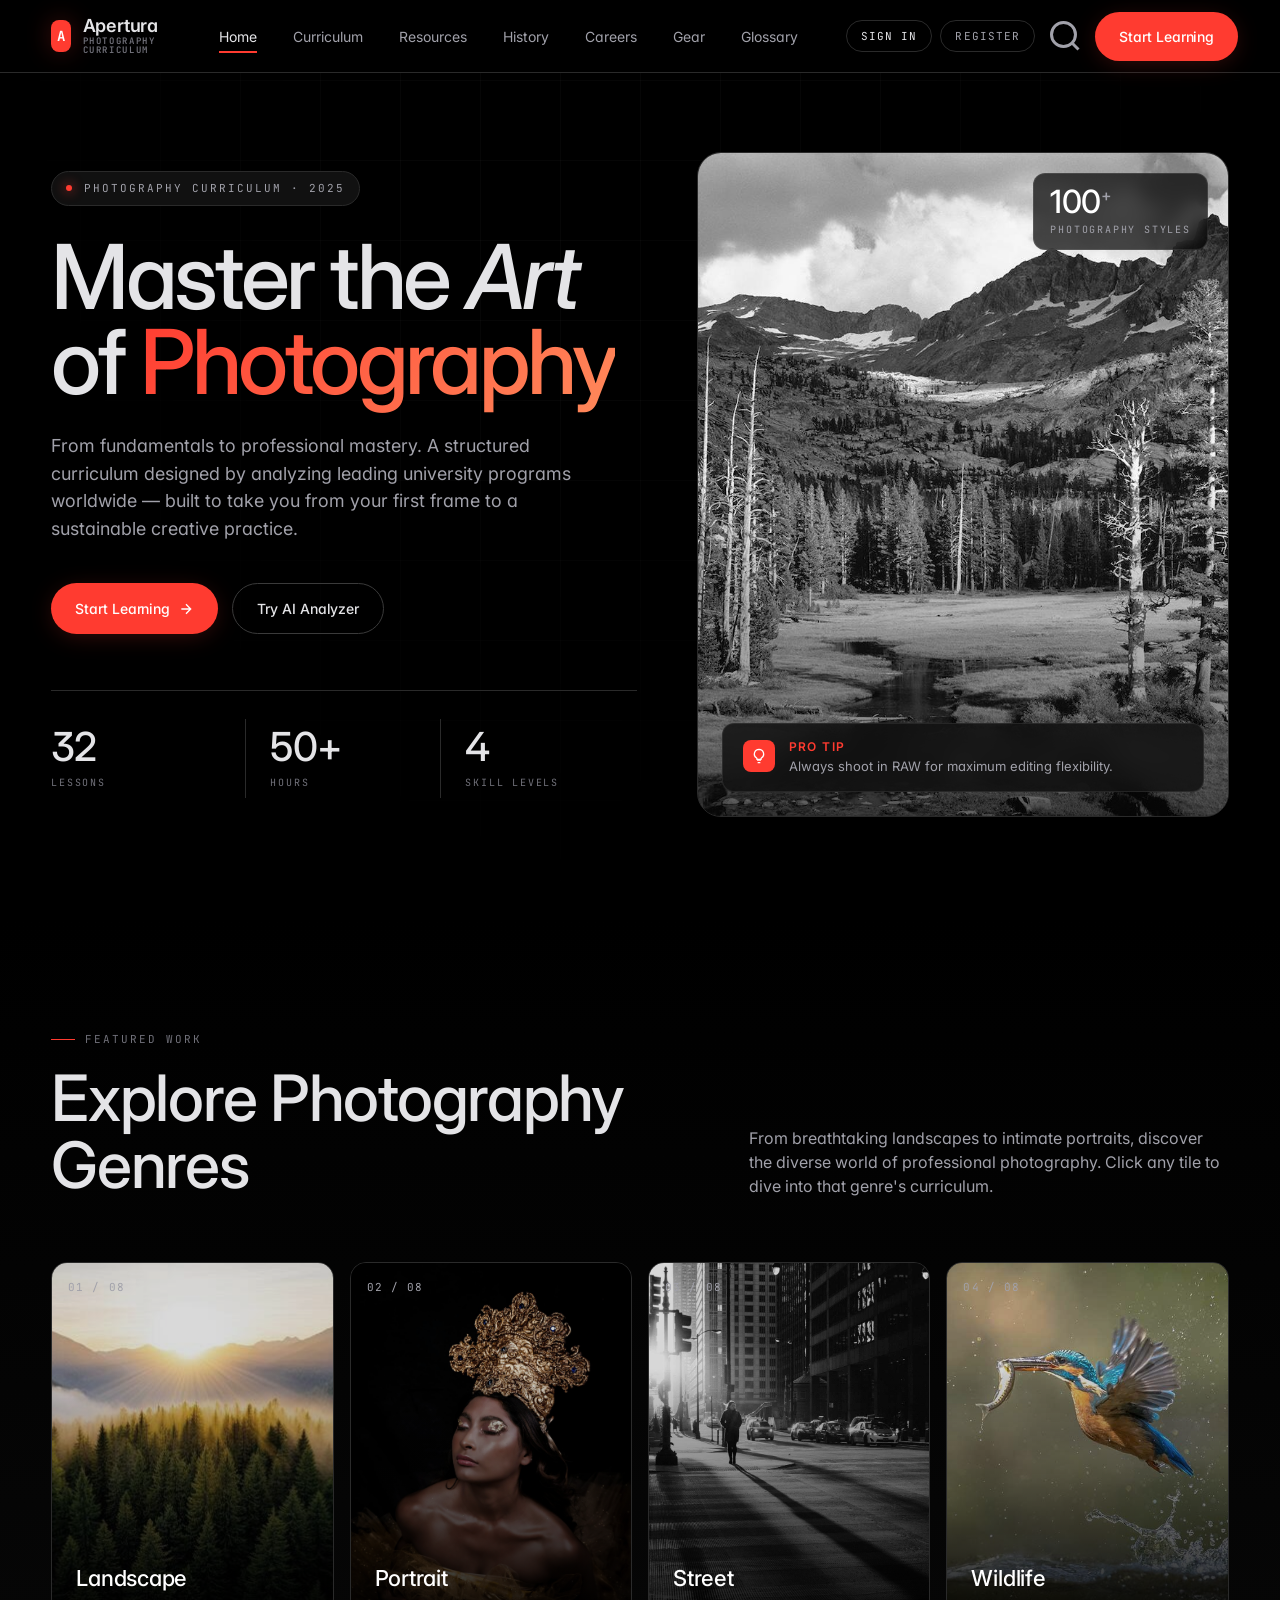
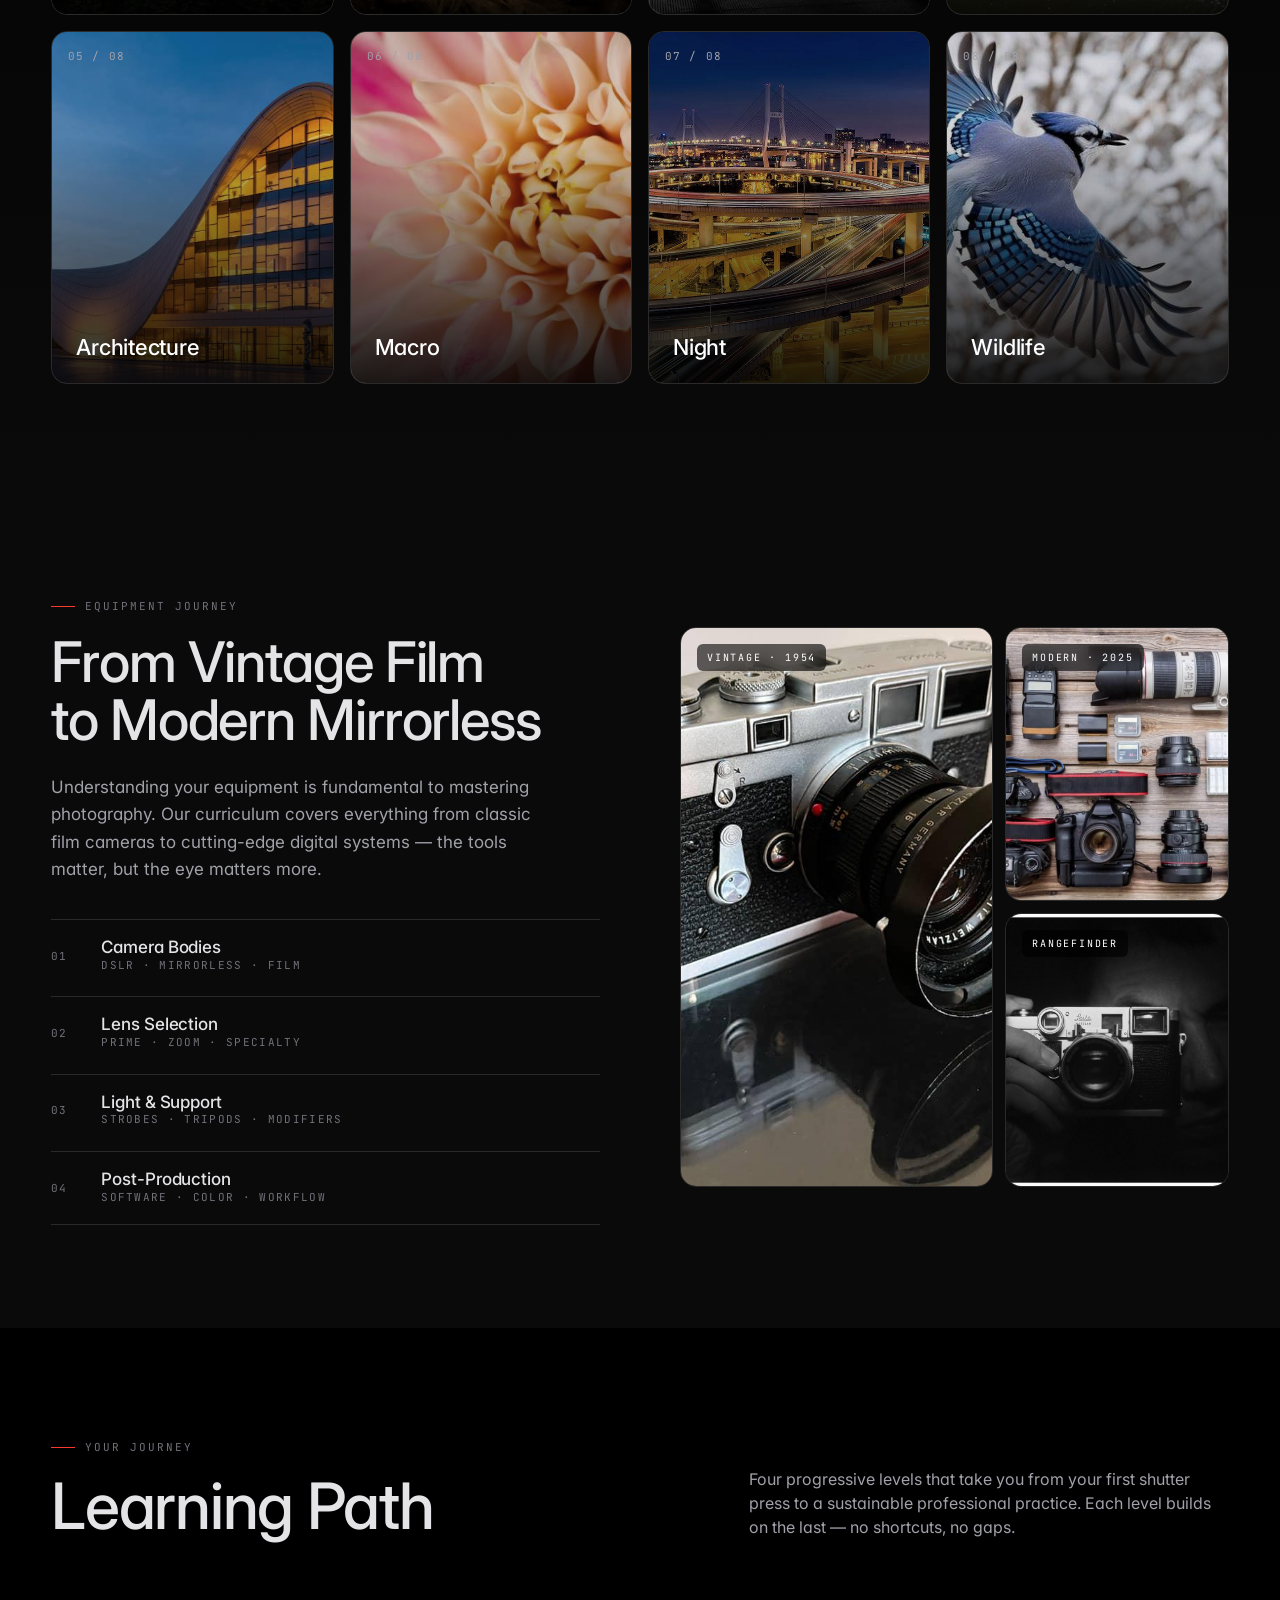
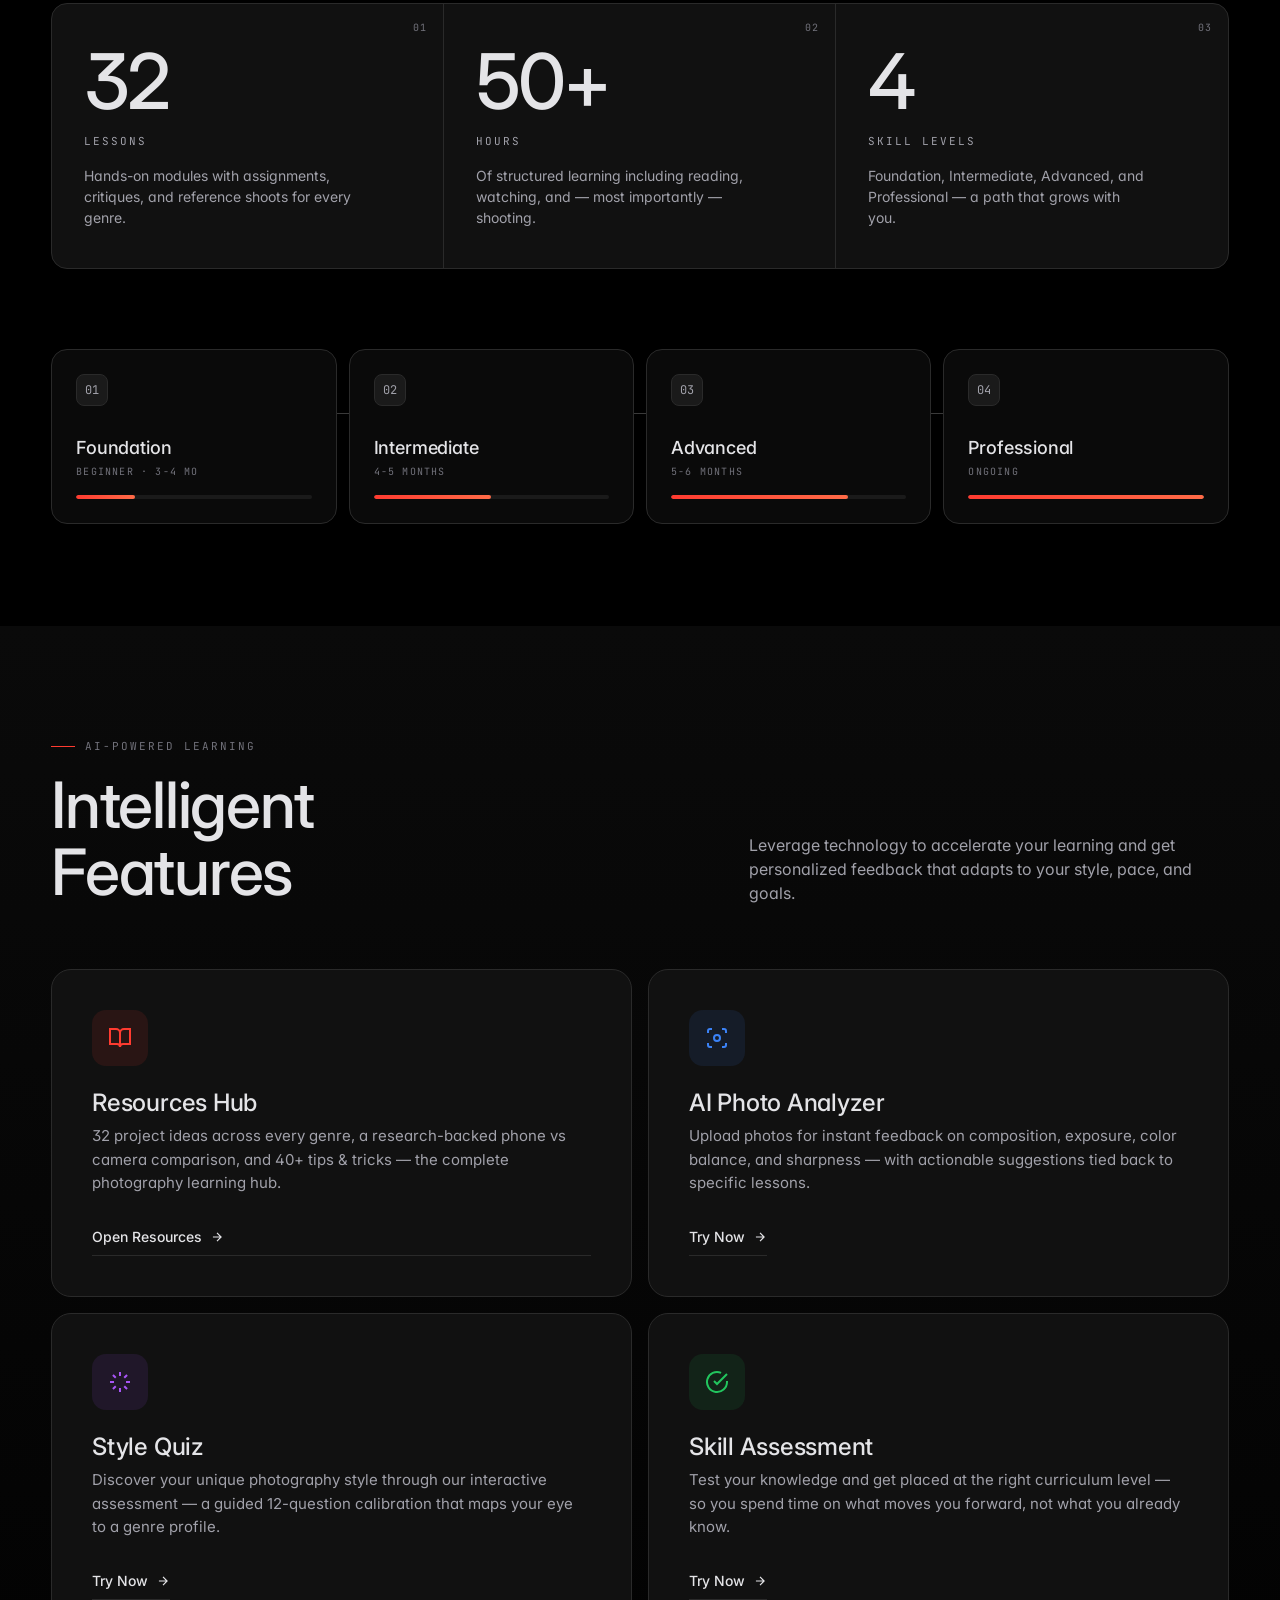
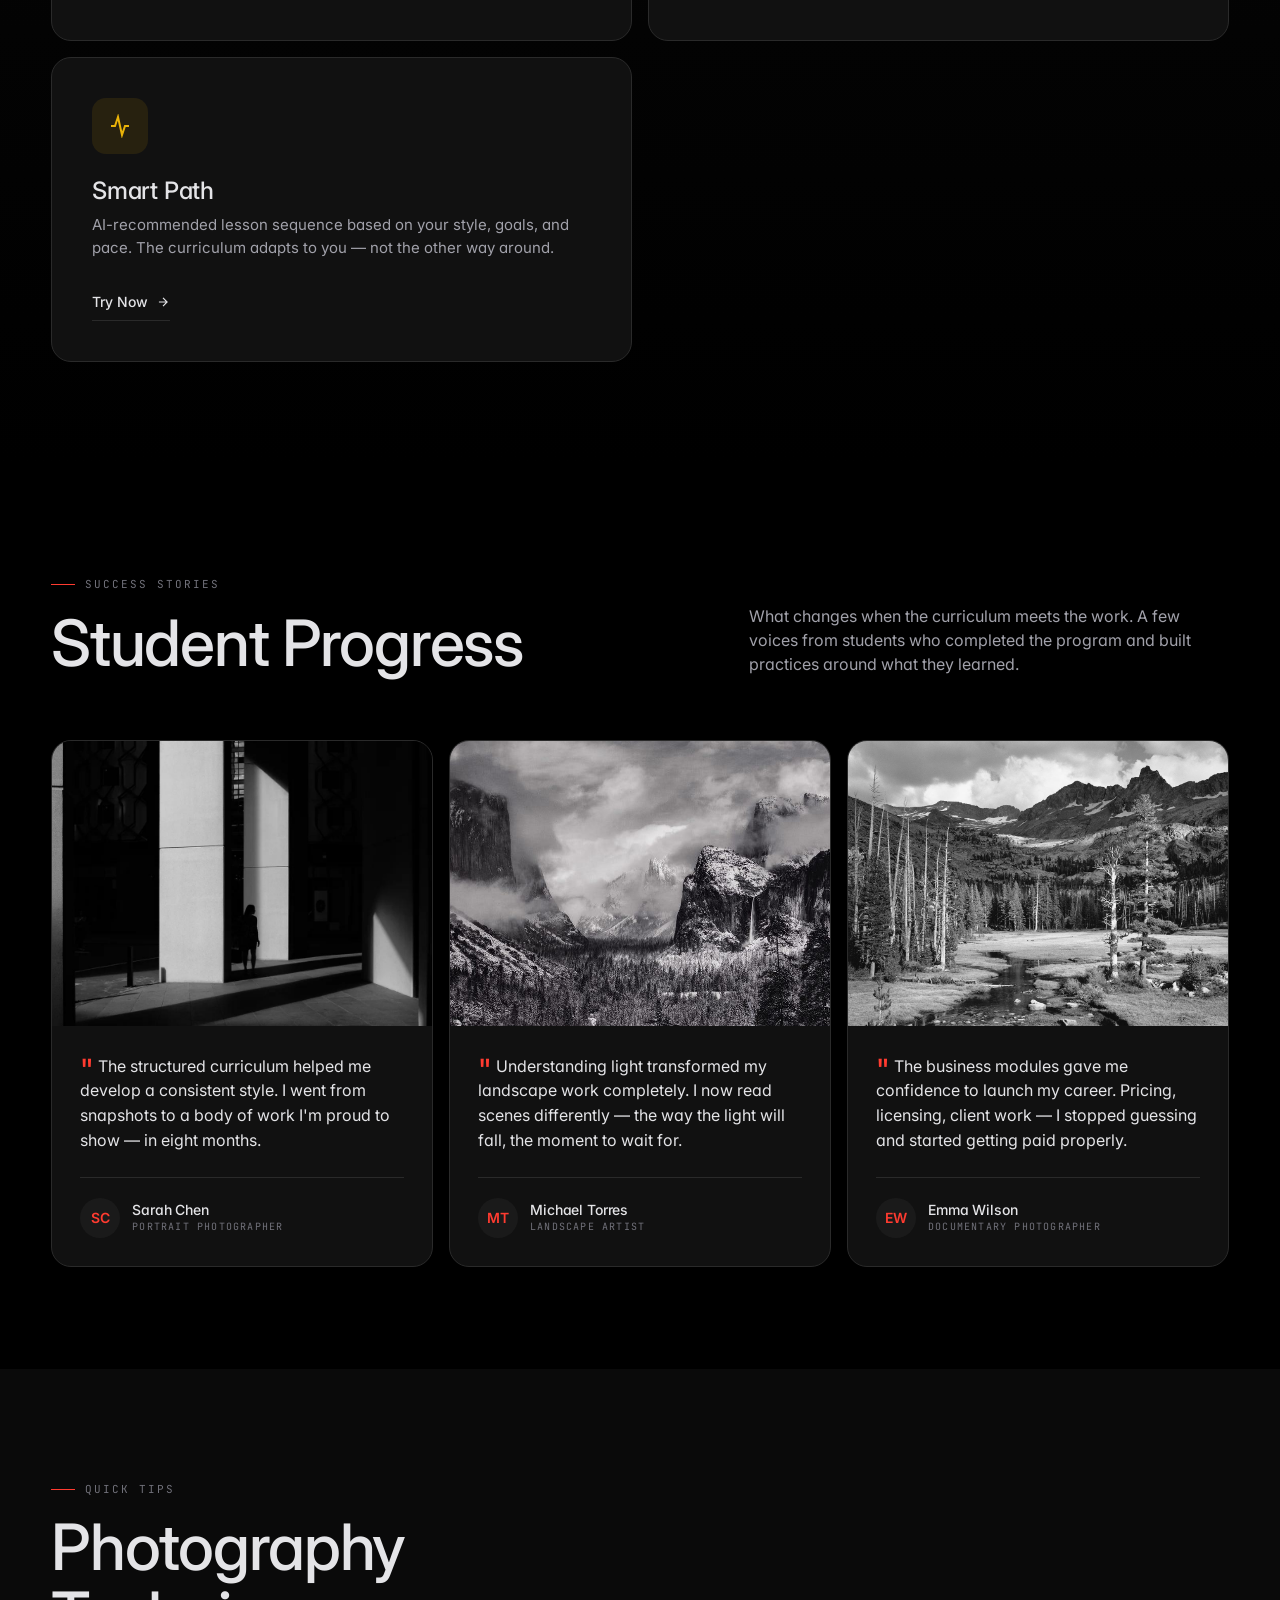
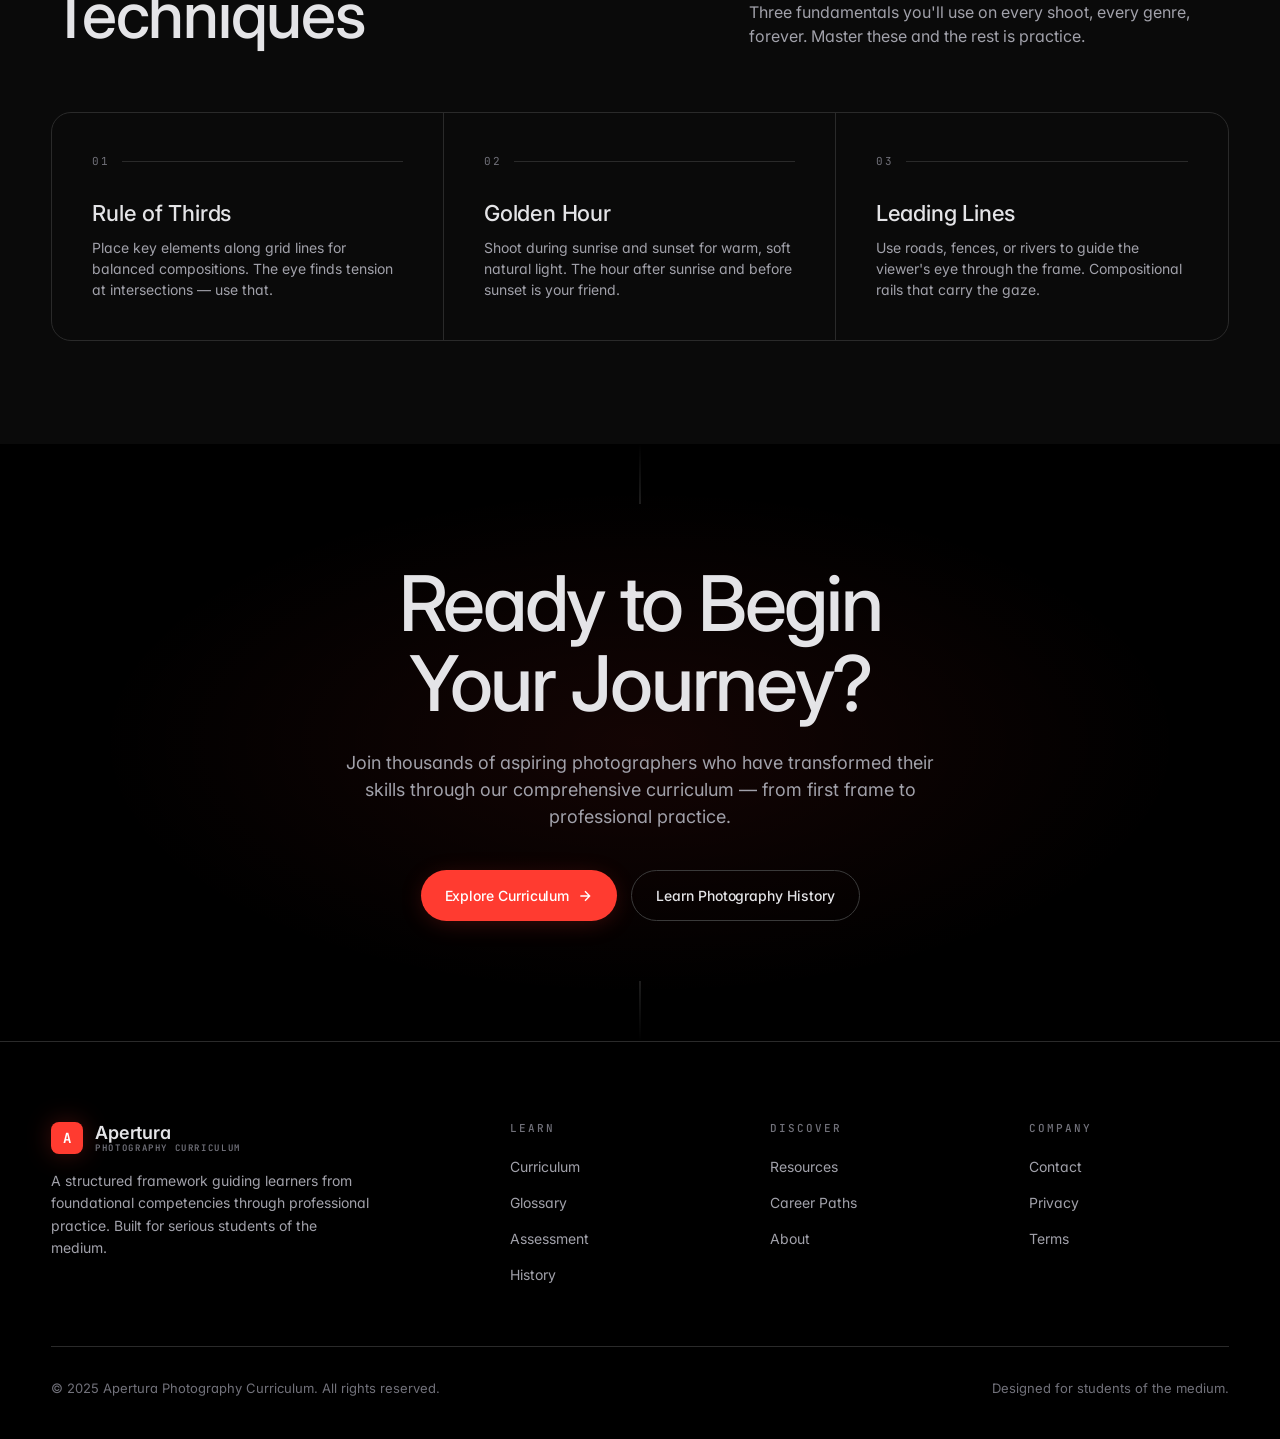
<file: index.html>
<!doctype html>
<html lang="en">
<head>
  <meta charset="UTF-8" />
  <meta name="viewport" content="width=device-width, initial-scale=1.0, viewport-fit=cover" />
  <title>Apertura — Master the Art of Photography</title>
  <meta name="description" content="Comprehensive photography education from fundamentals to professional mastery. A structured curriculum designed by analyzing leading university programs worldwide." />
  <link rel="preconnect" href="https://fonts.googleapis.com">
  <link rel="preconnect" href="https://fonts.gstatic.com" crossorigin>
    <link rel="icon" type="image/png" sizes="32x32" href="icons/favicon-32.png" />
  <link rel="icon" type="image/png" sizes="16x16" href="icons/favicon-16.png" />
  <link rel="apple-touch-icon" sizes="180x180" href="icons/apple-touch-icon.png" />
  <link rel="manifest" href="manifest.json" />
  <meta name="theme-color" content="#000000" />
  <link rel="icon" type="image/svg+xml" href="data:image/svg+xml,%3Csvg xmlns='http://www.w3.org/2000/svg' viewBox='0 0 100 100'%3E%3Crect width='100' height='100' rx='20' fill='%23ff3b30'/%3E%3Ctext x='50' y='72' font-family='serif' font-size='80' font-weight='bold' text-anchor='middle' fill='white'%3EA%3C/text%3E%3C/svg%3E" />
  <link rel="apple-touch-icon" href="data:image/svg+xml,%3Csvg xmlns='http://www.w3.org/2000/svg' viewBox='0 0 100 100'%3E%3Crect width='100' height='100' rx='20' fill='%23ff3b30'/%3E%3Ctext x='50' y='72' font-family='serif' font-size='80' font-weight='bold' text-anchor='middle' fill='white'%3EA%3C/text%3E%3C/svg%3E" />
  <link rel="stylesheet" href="assets/style.css" />
</head>
<body id="main">
  <a href="#main" class="skip-link">Skip to content</a>

  <!-- ============ NAV ============ -->
  <nav class="nav">
    <div class="container nav-inner">
      <a href="index.html" class="brand">
        <span class="brand-mark">A</span>
        <span class="brand-text">Apertura<small>Photography Curriculum</small></span>
      </a>
            <div class="nav-links">
        <a href="index.html" class="nav-link active">Home</a>
        <a href="curriculum.html" class="nav-link">Curriculum</a>
        <a href="resources.html" class="nav-link">Resources</a>
        <a href="history.html" class="nav-link">History</a>
        <a href="careers.html" class="nav-link">Careers</a>
        <a href="gear.html" class="nav-link">Gear</a>
        <a href="glossary.html" class="nav-link">Glossary</a>
      </div>
      <div class="nav-cta">
        <div class="auth-nav" data-auth-nav></div>
        <a href="#" class="nav-search desktop-only" aria-label="Search">
          <svg viewBox="0 0 24 24" fill="none" stroke="currentColor" stroke-width="2"><circle cx="11" cy="11" r="8"/><path d="m21 21-4.3-4.3"/></svg>
        </a>
        <a href="curriculum.html" class="btn btn-primary desktop-only">Start Learning</a>
        <button class="menu-toggle" aria-label="Menu">
          <svg viewBox="0 0 24 24" width="20" height="20" fill="none" stroke="currentColor" stroke-width="2"><line x1="3" y1="6" x2="21" y2="6"/><line x1="3" y1="12" x2="21" y2="12"/><line x1="3" y1="18" x2="21" y2="18"/></svg>
        </button>
      </div>
    </div>
  </nav>

  <!-- ============ HERO ============ -->
  <section class="hero">
    <div class="container hero-inner">
      <div>
        <div class="hero-label"><span class="dot"></span>Photography Curriculum · 2025</div>
        <h1>Master the <em>Art</em> of <span class="gradient-text">Photography</span></h1>
        <p class="hero-sub">From fundamentals to professional mastery. A structured curriculum designed by analyzing leading university programs worldwide — built to take you from your first frame to a sustainable creative practice.</p>
        <div class="hero-actions">
          <a href="curriculum.html" class="btn btn-primary">
            Start Learning
            <svg viewBox="0 0 24 24" fill="none" stroke="currentColor" stroke-width="2"><path d="M5 12h14M12 5l7 7-7 7"/></svg>
          </a>
          <a href="#ai-tools" class="btn btn-ghost">Try AI Analyzer</a>
        </div>
        <div class="hero-stats">
          <div class="hero-stat">
            <div class="num">32</div>
            <div class="lbl">Lessons</div>
          </div>
          <div class="hero-stat">
            <div class="num">50<sup style="font-size:0.6em; color:var(--text-3)">+</sup></div>
            <div class="lbl">Hours</div>
          </div>
          <div class="hero-stat">
            <div class="num">4</div>
            <div class="lbl">Skill Levels</div>
          </div>
        </div>
      </div>
      <div class="hero-visual">
        <img src="images/ansel-adams-high-sierra-yosemite-landscape-bw.jpg" alt="High Sierra landscape by Ansel Adams — example of professional nature photography" loading="eager" />
        <div class="hero-tag">
          <div class="num">100<sup style="font-size:0.5em; color:var(--text-2)">+</sup></div>
          <div class="lbl">Photography Styles</div>
        </div>
        <div class="pro-tip">
          <div class="pro-tip-icon">
            <svg viewBox="0 0 24 24" fill="none" stroke="currentColor" stroke-width="2"><path d="M9 18h6M10 22h4M12 2a7 7 0 0 0-4 12.7c.5.4 1 1 1 2v.3h6v-.3c0-1 .5-1.6 1-2A7 7 0 0 0 12 2z"/></svg>
          </div>
          <div>
            <h4>Pro Tip</h4>
            <p>Always shoot in RAW for maximum editing flexibility.</p>
          </div>
        </div>
      </div>
    </div>
  </section>

  <!-- ============ FEATURED WORK ============ -->
  <section class="section featured" id="showcase">
    <div class="container">
      <div class="section-head">
        <div>
          <div class="eyebrow" style="margin-bottom:16px">Featured Work</div>
          <h2>Explore Photography<br>Genres</h2>
        </div>
        <p>From breathtaking landscapes to intimate portraits, discover the diverse world of professional photography. Click any tile to dive into that genre's curriculum.</p>
      </div>

      <div class="genre-grid">
        <a href="#" class="genre-card reveal">
          <span class="genre-card-num">01 / 08</span>
          <img src="images/golden-hour-misty-mountain-valley-landscape.jpg" alt="Golden hour misty mountain valley — landscape photography" loading="lazy" />
          <div class="genre-card-corner"><svg viewBox="0 0 24 24" fill="none" stroke="currentColor" stroke-width="2"><path d="M7 17 17 7M7 7h10v10"/></svg></div>
          <div class="genre-card-label"><h3>Landscape</h3><small>Click to view</small></div>
        </a>
        <a href="#" class="genre-card reveal">
          <span class="genre-card-num">02 / 08</span>
          <img src="images/dramatic-studio-portrait-woman-gold-crown-lighting-reference.jpg" alt="Dramatic studio portrait — portrait photography" loading="lazy" />
          <div class="genre-card-corner"><svg viewBox="0 0 24 24" fill="none" stroke="currentColor" stroke-width="2"><path d="M7 17 17 7M7 7h10v10"/></svg></div>
          <div class="genre-card-label"><h3>Portrait</h3><small>Click to view</small></div>
        </a>
        <a href="#" class="genre-card reveal">
          <span class="genre-card-num">03 / 08</span>
          <img src="images/black-and-white-street-photography-long-shadows-city.jpg" alt="Black and white street photography with long shadows" loading="lazy" />
          <div class="genre-card-corner"><svg viewBox="0 0 24 24" fill="none" stroke="currentColor" stroke-width="2"><path d="M7 17 17 7M7 7h10v10"/></svg></div>
          <div class="genre-card-label"><h3>Street</h3><small>Click to view</small></div>
        </a>
        <a href="#" class="genre-card reveal">
          <span class="genre-card-num">04 / 08</span>
          <img src="images/kingfisher-bird-flight-catching-fish-wildlife.jpg" alt="Kingfisher catching fish in flight — wildlife photography" loading="lazy" />
          <div class="genre-card-corner"><svg viewBox="0 0 24 24" fill="none" stroke="currentColor" stroke-width="2"><path d="M7 17 17 7M7 7h10v10"/></svg></div>
          <div class="genre-card-label"><h3>Wildlife</h3><small>Click to view</small></div>
        </a>
        <a href="#" class="genre-card reveal">
          <span class="genre-card-num">05 / 08</span>
          <img src="images/heydar-aliyev-center-baku-night-architecture.jpg" alt="Heydar Aliyev Center at night — architecture photography" loading="lazy" />
          <div class="genre-card-corner"><svg viewBox="0 0 24 24" fill="none" stroke="currentColor" stroke-width="2"><path d="M7 17 17 7M7 7h10v10"/></svg></div>
          <div class="genre-card-label"><h3>Architecture</h3><small>Click to view</small></div>
        </a>
        <a href="#" class="genre-card reveal">
          <span class="genre-card-num">06 / 08</span>
          <img src="images/macro-photography-pink-orange-dahlia-flower-details.jpg" alt="Macro photo of dahlia flower — macro photography" loading="lazy" />
          <div class="genre-card-corner"><svg viewBox="0 0 24 24" fill="none" stroke="currentColor" stroke-width="2"><path d="M7 17 17 7M7 7h10v10"/></svg></div>
          <div class="genre-card-label"><h3>Macro</h3><small>Click to view</small></div>
        </a>
        <a href="#" class="genre-card reveal">
          <span class="genre-card-num">07 / 08</span>
          <img src="images/shanghai_nanpu_bridge_long_exposure_night_trails.jpg" alt="Shanghai Nanpu Bridge long exposure night trails" loading="lazy" />
          <div class="genre-card-corner"><svg viewBox="0 0 24 24" fill="none" stroke="currentColor" stroke-width="2"><path d="M7 17 17 7M7 7h10v10"/></svg></div>
          <div class="genre-card-label"><h3>Night</h3><small>Click to view</small></div>
        </a>
        <a href="#" class="genre-card reveal">
          <span class="genre-card-num">08 / 08</span>
          <img src="images/blue-jay-in-flight-winter-wildlife.jpg" alt="Blue jay in winter — wildlife photography" loading="lazy" />
          <div class="genre-card-corner"><svg viewBox="0 0 24 24" fill="none" stroke="currentColor" stroke-width="2"><path d="M7 17 17 7M7 7h10v10"/></svg></div>
          <div class="genre-card-label"><h3>Wildlife</h3><small>Click to view</small></div>
        </a>
      </div>
    </div>
  </section>

  <!-- ============ EQUIPMENT ============ -->
  <section class="section equipment">
    <div class="container">
      <div class="equipment-inner">
        <div class="equipment-content">
          <div class="eyebrow">Equipment Journey</div>
          <h2>From Vintage Film<br>to Modern Mirrorless</h2>
          <p>Understanding your equipment is fundamental to mastering photography. Our curriculum covers everything from classic film cameras to cutting-edge digital systems — the tools matter, but the eye matters more.</p>
          <div class="equipment-list">
            <div class="equipment-item">
              <span class="equipment-item-num">01</span>
              <div>
                <h4>Camera Bodies</h4>
                <p>DSLR · Mirrorless · Film</p>
              </div>
            </div>
            <div class="equipment-item">
              <span class="equipment-item-num">02</span>
              <div>
                <h4>Lens Selection</h4>
                <p>Prime · Zoom · Specialty</p>
              </div>
            </div>
            <div class="equipment-item">
              <span class="equipment-item-num">03</span>
              <div>
                <h4>Light & Support</h4>
                <p>Strobes · Tripods · Modifiers</p>
              </div>
            </div>
            <div class="equipment-item">
              <span class="equipment-item-num">04</span>
              <div>
                <h4>Post-Production</h4>
                <p>Software · Color · Workflow</p>
              </div>
            </div>
          </div>
        </div>
        <div class="equipment-visual">
          <div class="equipment-img ev-1">
            <img src="images/vintage-leica-m3-film-camera-reflective-black-silver.jpg" alt="Vintage Leica M3 film camera" loading="lazy" />
            <div class="equipment-img-label">Vintage · 1954</div>
          </div>
          <div class="equipment-img">
            <img src="images/professional-camera-gear-lens-collection-flat-lay.jpg" alt="Professional camera gear collection" loading="lazy" />
            <div class="equipment-img-label">Modern · 2025</div>
          </div>
          <div class="equipment-img">
            <img src="images/vintage-leica-m-camera-black-and-white-aesthetic.jpg" alt="Vintage Leica M rangefinder" loading="lazy" />
            <div class="equipment-img-label">Rangefinder</div>
          </div>
        </div>
      </div>
    </div>
  </section>

  <!-- ============ LEARNING PATH ============ -->
  <section class="section" id="path">
    <div class="container">
      <div class="section-head">
        <div>
          <div class="eyebrow" style="margin-bottom:16px">Your Journey</div>
          <h2>Learning Path</h2>
        </div>
        <p>Four progressive levels that take you from your first shutter press to a sustainable professional practice. Each level builds on the last — no shortcuts, no gaps.</p>
      </div>

      <div class="path-stats reveal">
        <div class="path-stat">
          <span class="path-stat-corner">01</span>
          <div class="num">32</div>
          <div class="lbl">Lessons</div>
          <p>Hands-on modules with assignments, critiques, and reference shoots for every genre.</p>
        </div>
        <div class="path-stat">
          <span class="path-stat-corner">02</span>
          <div class="num">50<sup style="font-size:0.6em; color:var(--text-3); margin-left:4px">+</sup></div>
          <div class="lbl">Hours</div>
          <p>Of structured learning including reading, watching, and — most importantly — shooting.</p>
        </div>
        <div class="path-stat">
          <span class="path-stat-corner">03</span>
          <div class="num">4</div>
          <div class="lbl">Skill Levels</div>
          <p>Foundation, Intermediate, Advanced, and Professional — a path that grows with you.</p>
        </div>
      </div>

      <div class="path-levels reveal">
        <div class="path-level l1">
          <div class="path-level-num">01</div>
          <h3>Foundation</h3>
          <p>Beginner · 3-4 mo</p>
          <div class="path-level-bar"><div class="path-level-bar-fill"></div></div>
        </div>
        <div class="path-level l2">
          <div class="path-level-num">02</div>
          <h3>Intermediate</h3>
          <p>4-5 months</p>
          <div class="path-level-bar"><div class="path-level-bar-fill"></div></div>
        </div>
        <div class="path-level l3">
          <div class="path-level-num">03</div>
          <h3>Advanced</h3>
          <p>5-6 months</p>
          <div class="path-level-bar"><div class="path-level-bar-fill"></div></div>
        </div>
        <div class="path-level l4">
          <div class="path-level-num">04</div>
          <h3>Professional</h3>
          <p>Ongoing</p>
          <div class="path-level-bar"><div class="path-level-bar-fill"></div></div>
        </div>
      </div>
    </div>
  </section>

  <!-- ============ AI FEATURES ============ -->
  <section class="section ai" id="ai-tools">
    <div class="container">
      <div class="section-head">
        <div>
          <div class="eyebrow" style="margin-bottom:16px">AI-Powered Learning</div>
          <h2>Intelligent<br>Features</h2>
        </div>
        <p>Leverage technology to accelerate your learning and get personalized feedback that adapts to your style, pace, and goals.</p>
      </div>

      <div class="ai-grid">
        <a href="resources.html" class="ai-card reveal" style="text-decoration:none; color:inherit; display:flex; flex-direction:column;">
          <div class="ai-icon" style="background:rgba(255, 59, 48, 0.1); color:#ff3b30;">
            <svg viewBox="0 0 24 24" fill="none" stroke="currentColor" stroke-width="2"><path d="M2 3h6a4 4 0 0 1 4 4v14a3 3 0 0 0-3-3H2zM22 3h-6a4 4 0 0 0-4 4v14a3 3 0 0 1 3-3h7z"/></svg>
          </div>
          <h3>Resources Hub</h3>
          <p>32 project ideas across every genre, a research-backed phone vs camera comparison, and 40+ tips & tricks — the complete photography learning hub.</p>
          <span class="ai-card-link">Open Resources <svg viewBox="0 0 24 24" width="14" height="14" fill="none" stroke="currentColor" stroke-width="2"><path d="M5 12h14M12 5l7 7-7 7"/></svg></span>
        </a>
        <div class="ai-card reveal">
          <div class="ai-icon blue">
            <svg viewBox="0 0 24 24" fill="none" stroke="currentColor" stroke-width="2"><path d="M3 7V5a2 2 0 0 1 2-2h2M17 3h2a2 2 0 0 1 2 2v2M21 17v2a2 2 0 0 1-2 2h-2M7 21H5a2 2 0 0 1-2-2v-2"/><circle cx="12" cy="12" r="3"/></svg>
          </div>
          <h3>AI Photo Analyzer</h3>
          <p>Upload photos for instant feedback on composition, exposure, color balance, and sharpness — with actionable suggestions tied back to specific lessons.</p>
          <a href="#" class="ai-card-link">Try Now <svg viewBox="0 0 24 24" width="14" height="14" fill="none" stroke="currentColor" stroke-width="2"><path d="M5 12h14M12 5l7 7-7 7"/></svg></a>
        </div>
        <div class="ai-card reveal">
          <div class="ai-icon purple">
            <svg viewBox="0 0 24 24" fill="none" stroke="currentColor" stroke-width="2"><path d="M12 2v4M12 18v4M4.93 4.93l2.83 2.83M16.24 16.24l2.83 2.83M2 12h4M18 12h4M4.93 19.07l2.83-2.83M16.24 7.76l2.83-2.83"/></svg>
          </div>
          <h3>Style Quiz</h3>
          <p>Discover your unique photography style through our interactive assessment — a guided 12-question calibration that maps your eye to a genre profile.</p>
          <a href="#" class="ai-card-link">Try Now <svg viewBox="0 0 24 24" width="14" height="14" fill="none" stroke="currentColor" stroke-width="2"><path d="M5 12h14M12 5l7 7-7 7"/></svg></a>
        </div>
        <div class="ai-card reveal">
          <div class="ai-icon green">
            <svg viewBox="0 0 24 24" fill="none" stroke="currentColor" stroke-width="2"><path d="M22 11.08V12a10 10 0 1 1-5.93-9.14"/><path d="m9 11 3 3L22 4"/></svg>
          </div>
          <h3>Skill Assessment</h3>
          <p>Test your knowledge and get placed at the right curriculum level — so you spend time on what moves you forward, not what you already know.</p>
          <a href="#" class="ai-card-link">Try Now <svg viewBox="0 0 24 24" width="14" height="14" fill="none" stroke="currentColor" stroke-width="2"><path d="M5 12h14M12 5l7 7-7 7"/></svg></a>
        </div>
        <div class="ai-card reveal">
          <div class="ai-icon yellow">
            <svg viewBox="0 0 24 24" fill="none" stroke="currentColor" stroke-width="2"><path d="M3 12h4l3-9 4 18 3-9h4"/></svg>
          </div>
          <h3>Smart Path</h3>
          <p>AI-recommended lesson sequence based on your style, goals, and pace. The curriculum adapts to you — not the other way around.</p>
          <a href="#" class="ai-card-link">Try Now <svg viewBox="0 0 24 24" width="14" height="14" fill="none" stroke="currentColor" stroke-width="2"><path d="M5 12h14M12 5l7 7-7 7"/></svg></a>
        </div>
      </div>
    </div>
  </section>

  <!-- ============ STUDENTS ============ -->
  <section class="section">
    <div class="container">
      <div class="section-head">
        <div>
          <div class="eyebrow" style="margin-bottom:16px">Success Stories</div>
          <h2>Student Progress</h2>
        </div>
        <p>What changes when the curriculum meets the work. A few voices from students who completed the program and built practices around what they learned.</p>
      </div>

      <div class="students-grid">
        <div class="student-card reveal">
          <div class="student-card-img">
            <img src="images/bw-street-photography-silhouette-shadows-architecture.jpg" alt="Black and white street photography — Sarah Chen's work" loading="lazy" />
          </div>
          <div class="student-card-body">
            <p class="student-card-quote">The structured curriculum helped me develop a consistent style. I went from snapshots to a body of work I'm proud to show — in eight months.</p>
            <div class="student-card-author">
              <div class="student-card-avatar">SC</div>
              <div class="student-card-info">
                <h4>Sarah Chen</h4>
                <p>Portrait Photographer</p>
              </div>
            </div>
          </div>
        </div>
        <div class="student-card reveal">
          <div class="student-card-img">
            <img src="images/ansel-adams-clearing-winter-storm-yosemite-bw.jpg" alt="Clearing winter storm Yosemite — Michael Torres's work" loading="lazy" />
          </div>
          <div class="student-card-body">
            <p class="student-card-quote">Understanding light transformed my landscape work completely. I now read scenes differently — the way the light will fall, the moment to wait for.</p>
            <div class="student-card-author">
              <div class="student-card-avatar">MT</div>
              <div class="student-card-info">
                <h4>Michael Torres</h4>
                <p>Landscape Artist</p>
              </div>
            </div>
          </div>
        </div>
        <div class="student-card reveal">
          <div class="student-card-img">
            <img src="images/ansel-adams-high-sierra-yosemite-landscape-bw.jpg" alt="High Sierra landscape — Emma Wilson's work" loading="lazy" />
          </div>
          <div class="student-card-body">
            <p class="student-card-quote">The business modules gave me confidence to launch my career. Pricing, licensing, client work — I stopped guessing and started getting paid properly.</p>
            <div class="student-card-author">
              <div class="student-card-avatar">EW</div>
              <div class="student-card-info">
                <h4>Emma Wilson</h4>
                <p>Documentary Photographer</p>
              </div>
            </div>
          </div>
        </div>
      </div>
    </div>
  </section>

  <!-- ============ QUICK TIPS ============ -->
  <section class="section tips">
    <div class="container">
      <div class="section-head">
        <div>
          <div class="eyebrow" style="margin-bottom:16px">Quick Tips</div>
          <h2>Photography<br>Techniques</h2>
        </div>
        <p>Three fundamentals you'll use on every shoot, every genre, forever. Master these and the rest is practice.</p>
      </div>

      <div class="tips-grid reveal">
        <div class="tip-card">
          <div class="tip-card-num">01</div>
          <h3>Rule of Thirds</h3>
          <p>Place key elements along grid lines for balanced compositions. The eye finds tension at intersections — use that.</p>
        </div>
        <div class="tip-card">
          <div class="tip-card-num">02</div>
          <h3>Golden Hour</h3>
          <p>Shoot during sunrise and sunset for warm, soft natural light. The hour after sunrise and before sunset is your friend.</p>
        </div>
        <div class="tip-card">
          <div class="tip-card-num">03</div>
          <h3>Leading Lines</h3>
          <p>Use roads, fences, or rivers to guide the viewer's eye through the frame. Compositional rails that carry the gaze.</p>
        </div>
      </div>
    </div>
  </section>

  <!-- ============ CTA BANNER ============ -->
  <section class="cta-banner">
    <div class="container">
      <h2>Ready to Begin<br>Your Journey?</h2>
      <p>Join thousands of aspiring photographers who have transformed their skills through our comprehensive curriculum — from first frame to professional practice.</p>
      <div class="actions">
        <a href="curriculum.html" class="btn btn-primary">Explore Curriculum <svg viewBox="0 0 24 24" fill="none" stroke="currentColor" stroke-width="2"><path d="M5 12h14M12 5l7 7-7 7"/></svg></a>
        <a href="history.html" class="btn btn-ghost">Learn Photography History</a>
      </div>
    </div>
  </section>

  <!-- ============ FOOTER ============ -->
  <footer class="footer">
    <div class="container">
            <div class="footer-grid">
        <div class="footer-brand">
          <a href="index.html" class="brand">
            <span class="brand-mark">A</span>
            <span class="brand-text">Apertura<small>Photography Curriculum</small></span>
          </a>
          <p>A structured framework guiding learners from foundational competencies through professional practice. Built for serious students of the medium.</p>
        </div>
        <div>
          <h4>Learn</h4>
          <ul>
            <li><a href="curriculum.html">Curriculum</a></li>
            <li><a href="glossary.html">Glossary</a></li>
            <li><a href="assessment.html">Assessment</a></li>
            <li><a href="history.html">History</a></li>
          </ul>
        </div>
        <div>
          <h4>Discover</h4>
          <ul>
            <li><a href="resources.html">Resources</a></li>
            <li><a href="careers.html">Career Paths</a></li>
            <li><a href="about.html">About</a></li>
          </ul>
        </div>
        <div>
          <h4>Company</h4>
          <ul>
            <li><a href="about.html#contact">Contact</a></li>
            <li><a href="#">Privacy</a></li>
            <li><a href="#">Terms</a></li>
          </ul>
        </div>
      </div>
      <div class="footer-bottom">
        <p>© 2025 Apertura Photography Curriculum. All rights reserved.</p>
        <p>Designed for students of the medium.</p>
      </div>
    </div>
  </footer>

  <script src="assets/script.js"></script>
  <script src="assets/auth.js?v=7"></script>
</body>
</html>
</file>
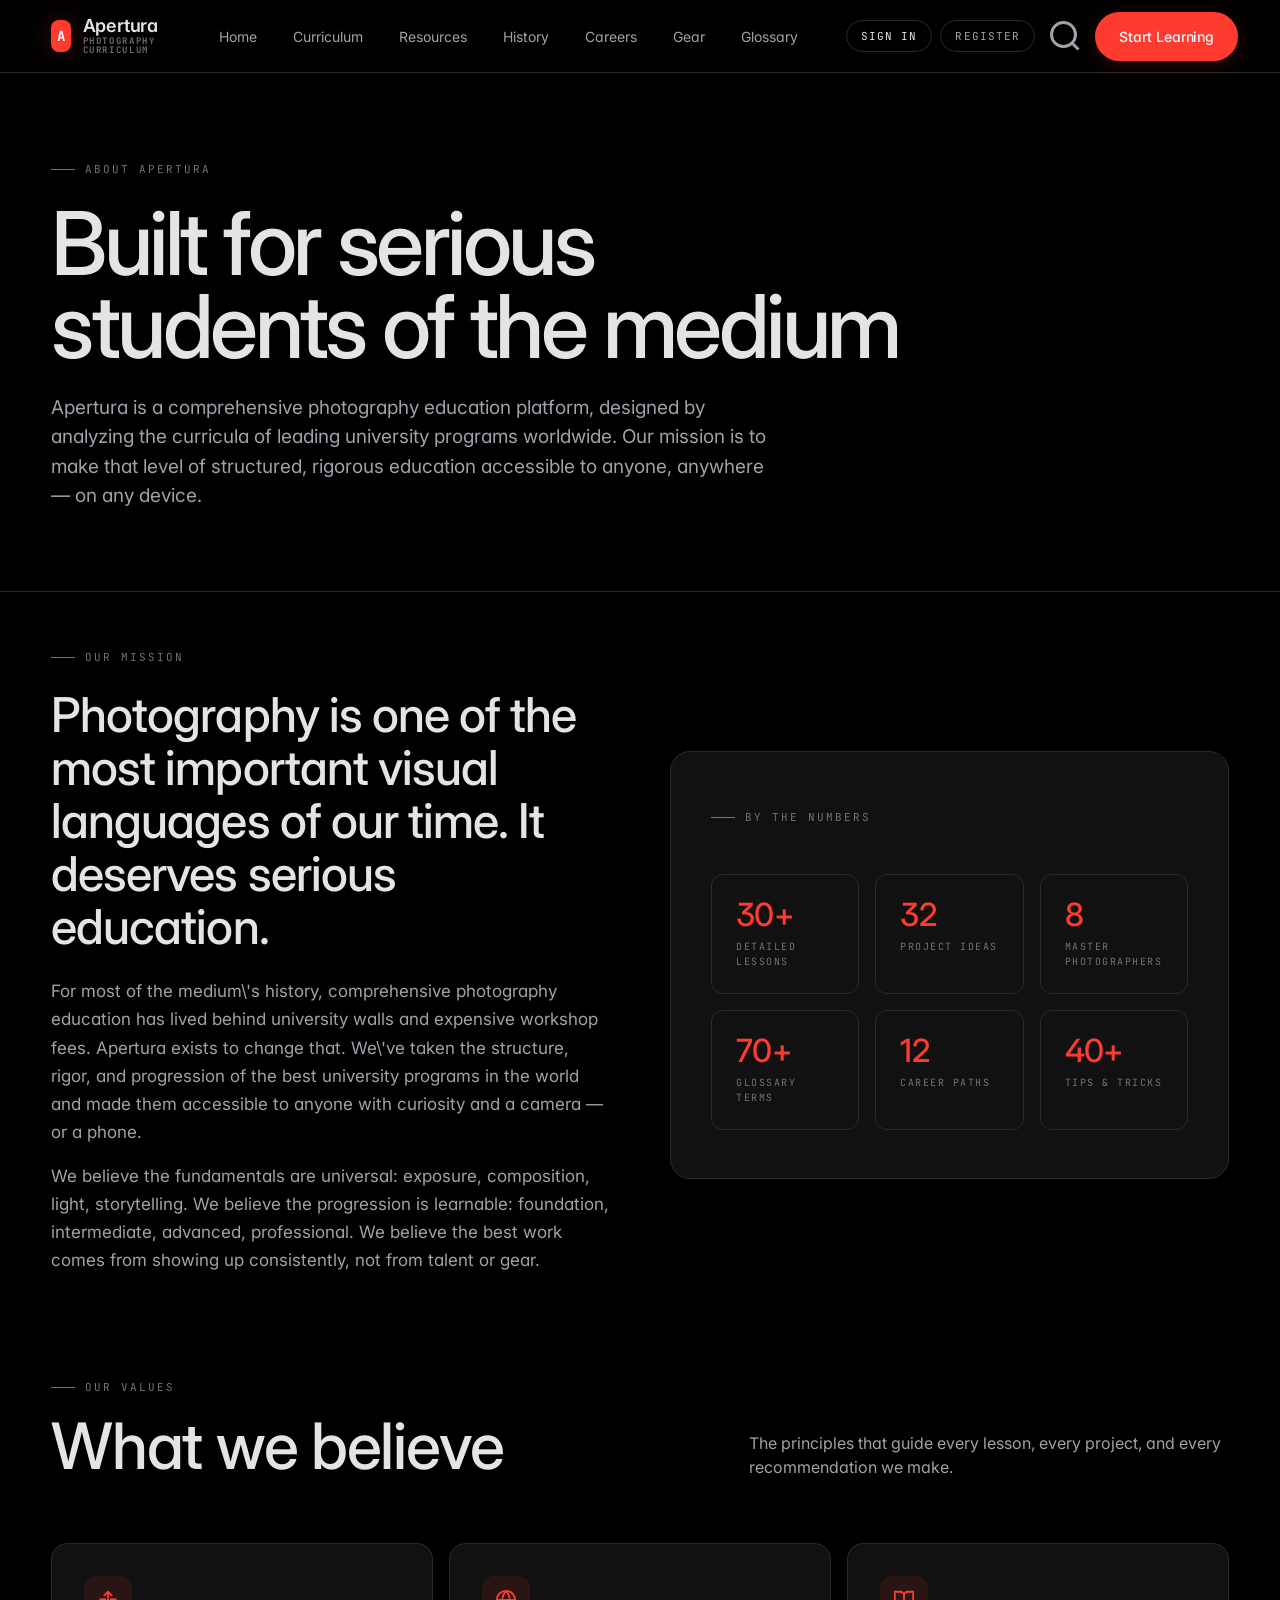
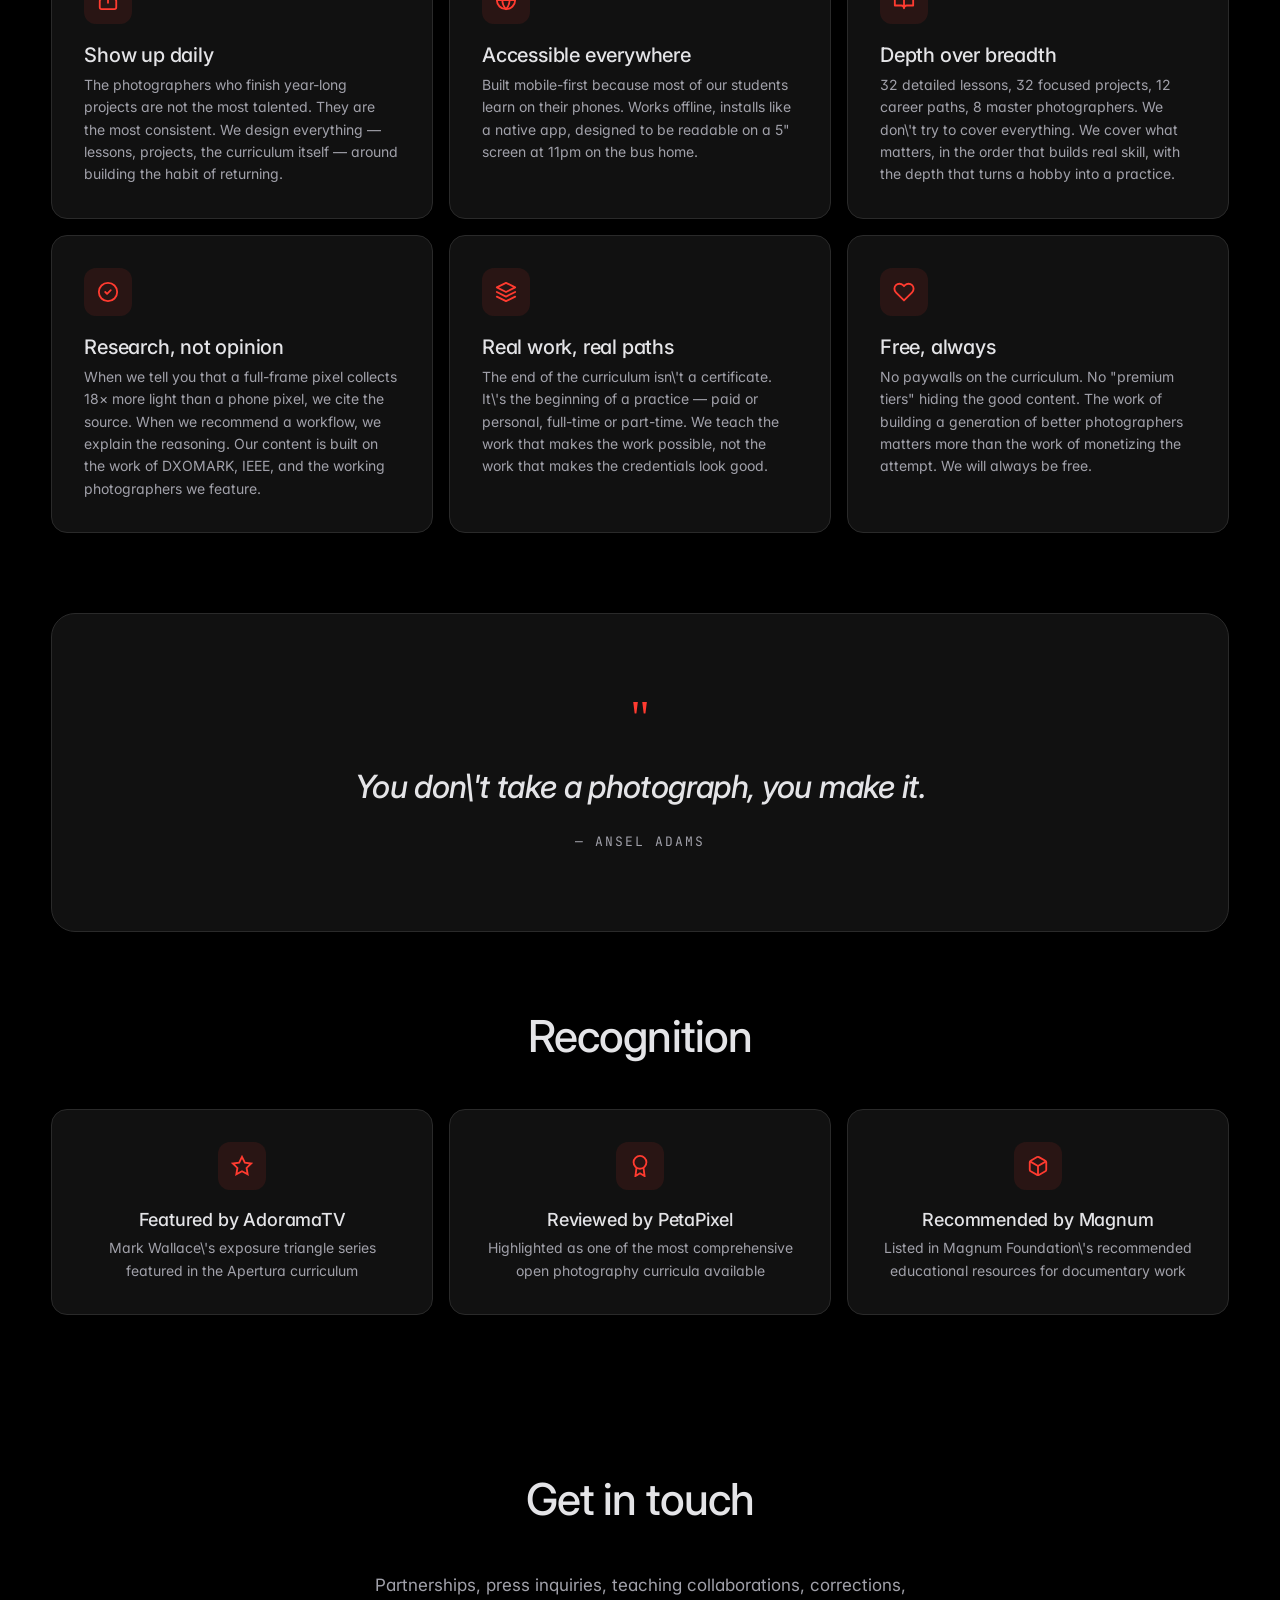
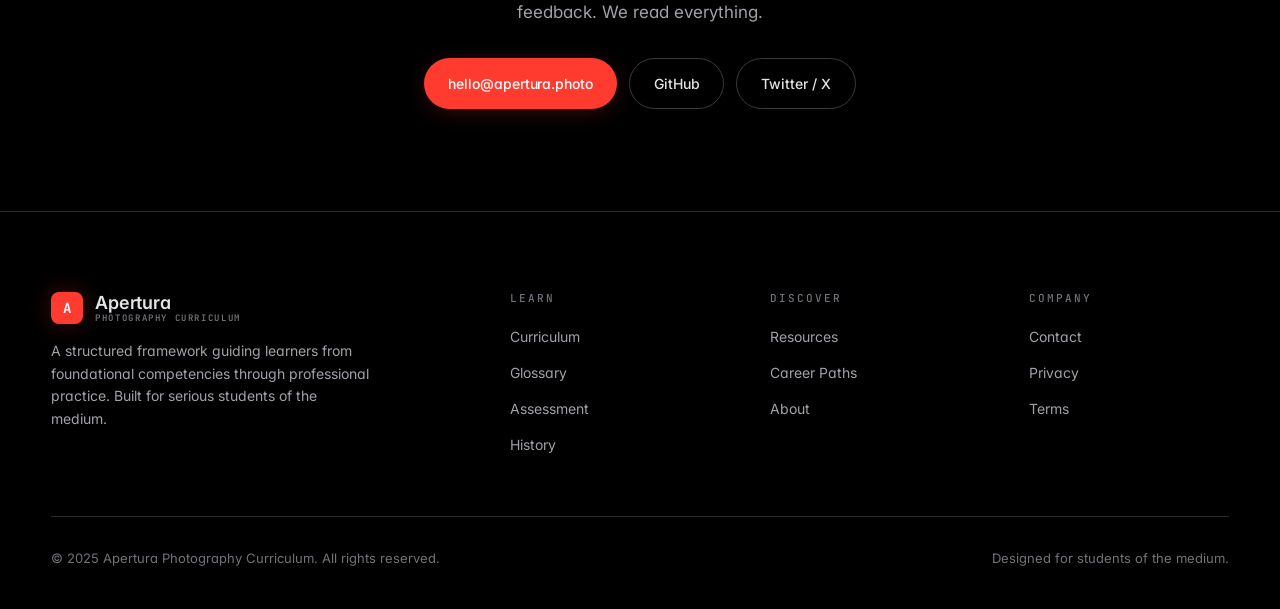
<file: about.html>
<!doctype html>
<html lang="en">
<head>
  <meta charset="UTF-8" />
  <meta name="viewport" content="width=device-width, initial-scale=1.0, viewport-fit=cover" />
  <meta name="theme-color" content="#000000" />
  <title>About — Apertura</title>
  <meta name="description" content="Apertura is a comprehensive photography education platform. Our mission, our approach, and the team behind the curriculum." />
    <link rel="icon" type="image/png" sizes="32x32" href="icons/favicon-32.png" />
  <link rel="icon" type="image/png" sizes="16x16" href="icons/favicon-16.png" />
  <link rel="apple-touch-icon" sizes="180x180" href="icons/apple-touch-icon.png" />
  <link rel="manifest" href="manifest.json" />
  <link rel="icon" type="image/svg+xml" href="data:image/svg+xml,%3Csvg xmlns='http://www.w3.org/2000/svg' viewBox='0 0 100 100'%3E%3Crect width='100' height='100' rx='20' fill='%23ff3b30'/%3E%3Ctext x='50' y='72' font-family='serif' font-size='80' font-weight='bold' text-anchor='middle' fill='white'%3EA%3C/text%3E%3C/svg%3E" />
  <link rel="apple-touch-icon" href="data:image/svg+xml,%3Csvg xmlns='http://www.w3.org/2000/svg' viewBox='0 0 100 100'%3E%3Crect width='100' height='100' rx='20' fill='%23ff3b30'/%3E%3Ctext x='50' y='72' font-family='serif' font-size='80' font-weight='bold' text-anchor='middle' fill='white'%3EA%3C/text%3E%3C/svg%3E" />
  <link rel="preconnect" href="https://fonts.googleapis.com">
  <link rel="preconnect" href="https://fonts.gstatic.com" crossorigin>
  <link rel="stylesheet" href="assets/style.css" />
</head>
<body>
  <a href="#main" class="skip-link">Skip to content</a>

  <nav class="nav">
    <div class="container nav-inner">
      <a href="index.html" class="brand">
        <span class="brand-mark">A</span>
        <span class="brand-text">Apertura<small>Photography Curriculum</small></span>
      </a>
            <div class="nav-links">
        <a href="index.html" class="nav-link">Home</a>
        <a href="curriculum.html" class="nav-link">Curriculum</a>
        <a href="resources.html" class="nav-link">Resources</a>
        <a href="history.html" class="nav-link">History</a>
        <a href="careers.html" class="nav-link">Careers</a>
        <a href="gear.html" class="nav-link">Gear</a>
        <a href="glossary.html" class="nav-link">Glossary</a>
      </div>
      <div class="nav-cta">
        <div class="auth-nav" data-auth-nav></div>
        <a href="#" class="nav-search desktop-only" aria-label="Search">
          <svg viewBox="0 0 24 24" fill="none" stroke="currentColor" stroke-width="2"><circle cx="11" cy="11" r="8"/><path d="m21 21-4.3-4.3"/></svg>
        </a>
        <a href="curriculum.html" class="btn btn-primary desktop-only">Start Learning</a>
        <button class="menu-toggle" aria-label="Menu">
          <svg viewBox="0 0 24 24" width="20" height="20" fill="none" stroke="currentColor" stroke-width="2"><line x1="3" y1="6" x2="21" y2="6"/><line x1="3" y1="12" x2="21" y2="12"/><line x1="3" y1="18" x2="21" y2="18"/></svg>
        </button>
      </div>
    </div>
  </nav>

  <main id="main">
  <section class="page-hero">
    <div class="container">
      <div class="eyebrow">About Apertura</div>
      <h1>Built for serious<br>students of the medium</h1>
      <p>Apertura is a comprehensive photography education platform, designed by analyzing the curricula of leading university programs worldwide. Our mission is to make that level of structured, rigorous education accessible to anyone, anywhere — on any device.</p>
    </div>
  </section>

  <section class="section" style="padding-top:48px">
    <div class="container">
      <!-- Mission -->
      <div class="about-grid">
        <div>
          <div class="eyebrow" style="margin-bottom:8px">Our Mission</div>
          <h2>Photography is one of the most important visual languages of our time. It deserves serious education.</h2>
          <p>For most of the medium\'s history, comprehensive photography education has lived behind university walls and expensive workshop fees. Apertura exists to change that. We\'ve taken the structure, rigor, and progression of the best university programs in the world and made them accessible to anyone with curiosity and a camera — or a phone.</p>
          <p>We believe the fundamentals are universal: exposure, composition, light, storytelling. We believe the progression is learnable: foundation, intermediate, advanced, professional. We believe the best work comes from showing up consistently, not from talent or gear.</p>
        </div>
        <div>
          <div class="careers-hero" style="margin:0; padding:48px 40px; text-align:left">
            <div class="eyebrow" style="margin-bottom:16px">By the numbers</div>
            <div class="about-stats">
              <div class="about-stat">
                <div class="num">30+</div>
                <div class="lbl">Detailed Lessons</div>
              </div>
              <div class="about-stat">
                <div class="num">32</div>
                <div class="lbl">Project Ideas</div>
              </div>
              <div class="about-stat">
                <div class="num">8</div>
                <div class="lbl">Master Photographers</div>
              </div>
              <div class="about-stat">
                <div class="num">70+</div>
                <div class="lbl">Glossary Terms</div>
              </div>
              <div class="about-stat">
                <div class="num">12</div>
                <div class="lbl">Career Paths</div>
              </div>
              <div class="about-stat">
                <div class="num">40+</div>
                <div class="lbl">Tips & Tricks</div>
              </div>
            </div>
          </div>
        </div>
      </div>

      <!-- Values -->
      <div class="section-head" style="margin-top:80px">
        <div>
          <div class="eyebrow" style="margin-bottom:16px">Our Values</div>
          <h2>What we believe</h2>
        </div>
        <p>The principles that guide every lesson, every project, and every recommendation we make.</p>
      </div>

      <div class="values-grid">
        <div class="value-card">
          <div class="value-icon">
            <svg viewBox="0 0 24 24" fill="none" stroke="currentColor" stroke-width="2" stroke-linecap="round" stroke-linejoin="round"><path d="M9 11H5a2 2 0 0 0-2 2v7a2 2 0 0 0 2 2h14a2 2 0 0 0 2-2v-7a2 2 0 0 0-2-2h-4M12 3v12M8 7l4-4 4 4"/></svg>
          </div>
          <h3>Show up daily</h3>
          <p>The photographers who finish year-long projects are not the most talented. They are the most consistent. We design everything — lessons, projects, the curriculum itself — around building the habit of returning.</p>
        </div>
        <div class="value-card">
          <div class="value-icon">
            <svg viewBox="0 0 24 24" fill="none" stroke="currentColor" stroke-width="2" stroke-linecap="round" stroke-linejoin="round"><circle cx="12" cy="12" r="10"/><path d="M2 12h20M12 2a15 15 0 0 1 4 10 15 15 0 0 1-4 10 15 15 0 0 1-4-10 15 15 0 0 1 4-10z"/></svg>
          </div>
          <h3>Accessible everywhere</h3>
          <p>Built mobile-first because most of our students learn on their phones. Works offline, installs like a native app, designed to be readable on a 5" screen at 11pm on the bus home.</p>
        </div>
        <div class="value-card">
          <div class="value-icon">
            <svg viewBox="0 0 24 24" fill="none" stroke="currentColor" stroke-width="2" stroke-linecap="round" stroke-linejoin="round"><path d="M2 3h6a4 4 0 0 1 4 4v14a3 3 0 0 0-3-3H2zM22 3h-6a4 4 0 0 0-4 4v14a3 3 0 0 1 3-3h7z"/></svg>
          </div>
          <h3>Depth over breadth</h3>
          <p>32 detailed lessons, 32 focused projects, 12 career paths, 8 master photographers. We don\'t try to cover everything. We cover what matters, in the order that builds real skill, with the depth that turns a hobby into a practice.</p>
        </div>
        <div class="value-card">
          <div class="value-icon">
            <svg viewBox="0 0 24 24" fill="none" stroke="currentColor" stroke-width="2" stroke-linecap="round" stroke-linejoin="round"><circle cx="12" cy="12" r="10"/><path d="m9 12 2 2 4-4"/></svg>
          </div>
          <h3>Research, not opinion</h3>
          <p>When we tell you that a full-frame pixel collects 18× more light than a phone pixel, we cite the source. When we recommend a workflow, we explain the reasoning. Our content is built on the work of DXOMARK, IEEE, and the working photographers we feature.</p>
        </div>
        <div class="value-card">
          <div class="value-icon">
            <svg viewBox="0 0 24 24" fill="none" stroke="currentColor" stroke-width="2" stroke-linecap="round" stroke-linejoin="round"><polygon points="12 2 2 7 12 12 22 7 12 2"/><polyline points="2 17 12 22 22 17"/><polyline points="2 12 12 17 22 12"/></svg>
          </div>
          <h3>Real work, real paths</h3>
          <p>The end of the curriculum isn\'t a certificate. It\'s the beginning of a practice — paid or personal, full-time or part-time. We teach the work that makes the work possible, not the work that makes the credentials look good.</p>
        </div>
        <div class="value-card">
          <div class="value-icon">
            <svg viewBox="0 0 24 24" fill="none" stroke="currentColor" stroke-width="2" stroke-linecap="round" stroke-linejoin="round"><path d="M20.84 4.61a5.5 5.5 0 0 0-7.78 0L12 5.67l-1.06-1.06a5.5 5.5 0 0 0-7.78 7.78l1.06 1.06L12 21.23l7.78-7.78 1.06-1.06a5.5 5.5 0 0 0 0-7.78z"/></svg>
          </div>
          <h3>Free, always</h3>
          <p>No paywalls on the curriculum. No "premium tiers" hiding the good content. The work of building a generation of better photographers matters more than the work of monetizing the attempt. We will always be free.</p>
        </div>
      </div>

      <!-- Quote -->
      <div style="margin-top:80px; padding:80px 40px; background:var(--surface); border:1px solid var(--border); border-radius:24px; text-align:center">
        <div style="font-size:48px; line-height:1; color:var(--accent); margin-bottom:24px; font-family:serif">"</div>
        <p style="font-size:clamp(22px, 3vw, 32px); font-weight:500; letter-spacing:-0.02em; line-height:1.3; max-width:760px; margin:0 auto 24px; font-style:italic">You don\'t take a photograph, you make it.</p>
        <p style="font-family:var(--font-mono); font-size:13px; letter-spacing:0.15em; color:var(--text-2); text-transform:uppercase">— Ansel Adams</p>
      </div>

      <!-- Press / Recognition -->
      <div class="timeline-section">
        <h2 style="text-align:center">Recognition</h2>
        <div style="display:grid; grid-template-columns:repeat(3, 1fr); gap:16px" class="recognition-grid">
          <div class="value-card" style="text-align:center">
            <div class="value-icon" style="margin-left:auto; margin-right:auto">
              <svg viewBox="0 0 24 24" fill="none" stroke="currentColor" stroke-width="2"><polygon points="12 2 15.09 8.26 22 9.27 17 14.14 18.18 21.02 12 17.77 5.82 21.02 7 14.14 2 9.27 8.91 8.26 12 2"/></svg>
            </div>
            <h3 style="font-size:18px">Featured by AdoramaTV</h3>
            <p>Mark Wallace\'s exposure triangle series featured in the Apertura curriculum</p>
          </div>
          <div class="value-card" style="text-align:center">
            <div class="value-icon" style="margin-left:auto; margin-right:auto">
              <svg viewBox="0 0 24 24" fill="none" stroke="currentColor" stroke-width="2"><circle cx="12" cy="8" r="7"/><polyline points="8.21 13.89 7 23 12 20 17 23 15.79 13.88"/></svg>
            </div>
            <h3 style="font-size:18px">Reviewed by PetaPixel</h3>
            <p>Highlighted as one of the most comprehensive open photography curricula available</p>
          </div>
          <div class="value-card" style="text-align:center">
            <div class="value-icon" style="margin-left:auto; margin-right:auto">
              <svg viewBox="0 0 24 24" fill="none" stroke="currentColor" stroke-width="2"><path d="M21 16V8a2 2 0 0 0-1-1.73l-7-4a2 2 0 0 0-2 0l-7 4A2 2 0 0 0 3 8v8a2 2 0 0 0 1 1.73l7 4a2 2 0 0 0 2 0l7-4A2 2 0 0 0 21 16z"/><polyline points="3.27 6.96 12 12.01 20.73 6.96"/><line x1="12" y1="22.08" x2="12" y2="12"/></svg>
            </div>
            <h3 style="font-size:18px">Recommended by Magnum</h3>
            <p>Listed in Magnum Foundation\'s recommended educational resources for documentary work</p>
          </div>
        </div>
        <style>
          @media (max-width: 900px) { .recognition-grid { grid-template-columns: 1fr !important; } }
        </style>
      </div>

      <!-- Contact -->
      <div class="timeline-section" style="text-align:center; padding-top:80px">
        <h2>Get in touch</h2>
        <p style="color:var(--text-2); font-size:17px; line-height:1.6; max-width:560px; margin:0 auto 32px">Partnerships, press inquiries, teaching collaborations, corrections, feedback. We read everything.</p>
        <div style="display:inline-flex; gap:12px; flex-wrap:wrap; justify-content:center">
          <a href="mailto:hello@apertura.photo" class="btn btn-primary">hello@apertura.photo</a>
          <a href="https://github.com/apertura" class="btn btn-ghost">GitHub</a>
          <a href="https://twitter.com/apertura" class="btn btn-ghost">Twitter / X</a>
        </div>
      </div>
    </div>
  </section>
  </main>

  <footer class="footer">
    <div class="container">
            <div class="footer-grid">
        <div class="footer-brand">
          <a href="index.html" class="brand">
            <span class="brand-mark">A</span>
            <span class="brand-text">Apertura<small>Photography Curriculum</small></span>
          </a>
          <p>A structured framework guiding learners from foundational competencies through professional practice. Built for serious students of the medium.</p>
        </div>
        <div>
          <h4>Learn</h4>
          <ul>
            <li><a href="curriculum.html">Curriculum</a></li>
            <li><a href="glossary.html">Glossary</a></li>
            <li><a href="assessment.html">Assessment</a></li>
            <li><a href="history.html">History</a></li>
          </ul>
        </div>
        <div>
          <h4>Discover</h4>
          <ul>
            <li><a href="resources.html">Resources</a></li>
            <li><a href="careers.html">Career Paths</a></li>
            <li><a href="about.html">About</a></li>
          </ul>
        </div>
        <div>
          <h4>Company</h4>
          <ul>
            <li><a href="about.html#contact">Contact</a></li>
            <li><a href="#">Privacy</a></li>
            <li><a href="#">Terms</a></li>
          </ul>
        </div>
      </div>
      <div class="footer-bottom">
        <p>© 2025 Apertura Photography Curriculum. All rights reserved.</p>
        <p>Designed for students of the medium.</p>
      </div>
    </div>
  </footer>

  <script src="assets/script.js"></script>
  <script src="assets/auth.js?v=7"></script>
</body>
</html>
</file>
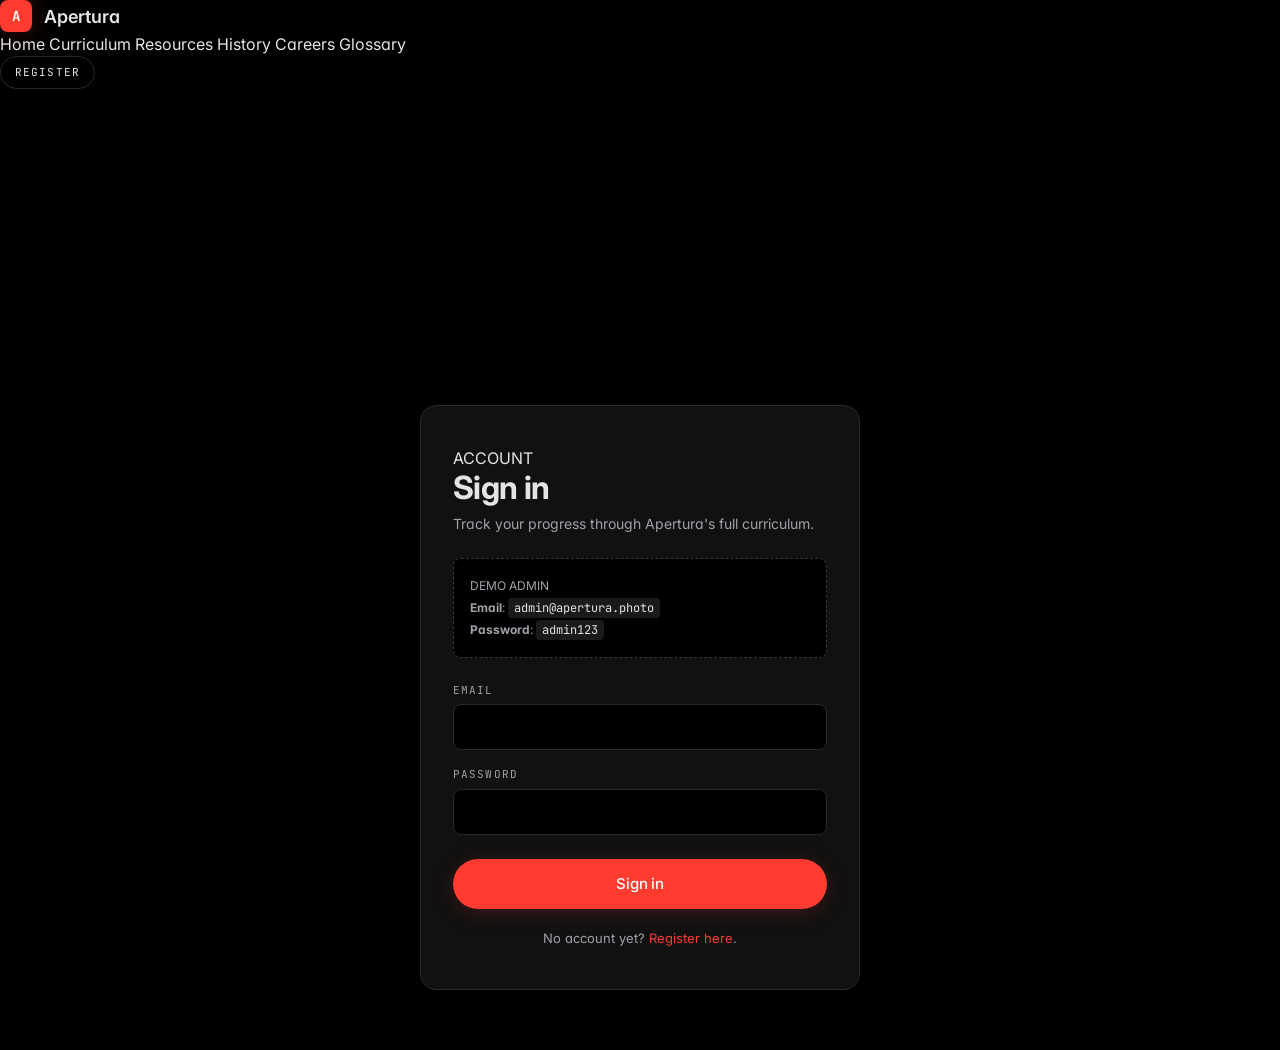
<file: admin.html>
<!doctype html>
<html lang="en">
<head>
<meta charset="utf-8" />
<meta name="viewport" content="width=device-width, initial-scale=1, viewport-fit=cover" />
<title>Admin — Apertura</title>
<meta name="description" content="Admin dashboard for Apertura learning platform." />
<meta name="theme-color" content="#0a0a0a" />
  <link rel="icon" type="image/png" sizes="32x32" href="icons/favicon-32.png" />
  <link rel="icon" type="image/png" sizes="16x16" href="icons/favicon-16.png" />
  <link rel="apple-touch-icon" sizes="180x180" href="icons/apple-touch-icon.png" />
  <link rel="manifest" href="manifest.json" />
<link rel="icon" href="data:image/svg+xml;utf8,<svg xmlns='http://www.w3.org/2000/svg' viewBox='0 0 32 32'><rect width='32' height='32' fill='%23000'/><text x='16' y='22' text-anchor='middle' font-family='Inter,sans-serif' font-size='18' font-weight='800' fill='%23FF3B30'>A</text></svg>" />
<link rel="preconnect" href="https://fonts.googleapis.com" />
<link rel="preconnect" href="https://fonts.gstatic.com" crossorigin />
<link rel="stylesheet" href="https://fonts.googleapis.com/css2?family=Inter:wght@400;500;600;700;800&family=JetBrains+Mono:wght@400;500&display=swap" />
<link rel="stylesheet" href="assets/style.css" />
<style>
.admin-table { width:100%; border-collapse:collapse; font-size:14px; }
.admin-table th, .admin-table td { text-align:left; padding:12px 10px; border-bottom:1px solid #1f1f1f; vertical-align:top; }
.admin-table th { font-family:'JetBrains Mono', monospace; font-size:11px; text-transform:uppercase; letter-spacing:0.08em; color:#888; font-weight:500; }
.admin-table tr:hover td { background:#101010; }
.admin-pill { display:inline-block; padding:2px 8px; border:1px solid #2a2a2a; border-radius:99px; font-size:11px; font-family:'JetBrains Mono', monospace; }
.admin-stat-grid { display:grid; grid-template-columns: repeat(auto-fit, minmax(180px, 1fr)); gap:16px; margin-bottom:32px; }
.admin-stat { background:#0d0d0d; border:1px solid #1f1f1f; border-radius:12px; padding:18px 20px; }
.admin-stat .kicker { margin:0 0 8px; }
.admin-stat h3 { margin:0; font-size:36px; font-weight:800; }
.admin-stat p { margin:6px 0 0; color:#888; font-size:13px; }
.admin-user-card { background:#0d0d0d; border:1px solid #1f1f1f; border-radius:12px; padding:16px 20px; margin-bottom:12px; }
.admin-user-card header { display:flex; align-items:flex-start; justify-content:space-between; gap:12px; flex-wrap:wrap; }
.admin-user-card h4 { margin:0 0 2px; font-size:16px; }
.admin-user-card .uemail { font-size:12px; color:#888; font-family:'JetBrains Mono', monospace; }
.admin-progress-row { margin-top:12px; display:grid; gap:8px; }
.admin-progress-row > div { display:flex; align-items:center; gap:8px; font-size:12px; }
.admin-progress-row .label { width:80px; font-family:'JetBrains Mono', monospace; color:#888; }
.admin-progress-row .fill { flex:1; height:6px; background:#1a1a1a; border-radius:3px; overflow:hidden; }
.admin-progress-row .fill > span { display:block; height:100%; background:#FF3B30; }
.admin-progress-row .num { width:60px; text-align:right; color:#aaa; font-family:'JetBrains Mono', monospace; }
.admin-actions { display:flex; gap:8px; }
.admin-empty { padding:40px 20px; text-align:center; color:#666; border:1px dashed #2a2a2a; border-radius:12px; }
</style>
</head>
<body>
<a class="skip-link" href="#main">Skip to main content</a>
<header class="site-header">
  <div class="header-inner">
    <a class="brand" href="index.html" aria-label="Apertura home">
      <span class="brand-mark" aria-hidden="true">A</span>
      <span class="brand-word">Apertura</span>
    </a>
    <nav class="top-nav" aria-label="Primary">
      <a href="index.html">Home</a>
      <a href="curriculum.html">Curriculum</a>
      <a href="resources.html">Resources</a>
      <a href="history.html">History</a>
      <a href="careers.html">Careers</a>
      <a href="glossary.html">Glossary</a>
    </nav>
    <div class="auth-nav" id="auth-nav"></div>
    <button class="nav-toggle" id="nav-toggle" aria-label="Open menu" aria-expanded="false">
      <span></span><span></span><span></span>
    </button>
  </div>
  <div class="drawer" id="drawer" hidden>
    <a href="index.html">Home</a>
    <a href="curriculum.html">Curriculum</a>
    <a href="resources.html">Resources</a>
    <a href="history.html">History</a>
    <a href="careers.html">Careers</a>
    <a href="glossary.html">Glossary</a>
    <a href="assessment.html">Assessment</a>
    <a href="about.html">About</a>
  </div>
</header>
<main id="main" class="admin-main">
  <section class="admin-hero">
    <p class="kicker">ADMIN DASHBOARD</p>
    <h1>Student overview</h1>
    <p class="admin-sub">Track who is learning, what they have completed, and where the cohort is concentrated.</p>
  </section>

  <section class="admin-stat-grid" id="admin-stats">
    <div class="admin-stat"><p class="kicker">STUDENTS</p><h3 id="stat-students">—</h3><p>Registered learners</p></div>
    <div class="admin-stat"><p class="kicker">LESSON COMPLETIONS</p><h3 id="stat-completions">—</h3><p>Across all students</p></div>
    <div class="admin-stat"><p class="kicker">ASSESSMENTS TAKEN</p><h3 id="stat-assessments">—</h3><p>Skill-level recommendations</p></div>
    <div class="admin-stat"><p class="kicker">AVG COMPLETION</p><h3 id="stat-avg">—</h3><p>Lessons per student</p></div>
  </section>

  <section class="admin-section">
    <p class="kicker">ALL STUDENTS</p>
    <h2>Learners</h2>
    <div id="admin-user-list">
      <div class="admin-empty">Loading…</div>
    </div>
  </section>

  <section class="admin-section" id="popular-section" hidden>
    <p class="kicker">POPULAR LESSONS</p>
    <h2>Most-completed by the cohort</h2>
    <ul class="admin-popular" id="admin-popular"></ul>
  </section>

  <section class="admin-section">
    <p class="kicker">PROGRAM FUNDING</p>
    <h2>Affiliate earnings</h2>
    <p class="admin-sub">Update the public gear-page earnings widget from your Amazon Associates dashboard. The figure is updated weekly and shown to all visitors as a small live counter.</p>

    <form id="earnings-form" class="earnings-form">
      <div class="ef-row">
        <label for="ef-month">Month</label>
        <input type="month" id="ef-month" name="month" required />
      </div>
      <div class="ef-row">
        <label for="ef-amount">Commission earned (USD)</label>
        <input type="number" id="ef-amount" name="amount" min="0" step="0.01" required placeholder="247.00" />
      </div>
      <div class="ef-row">
        <button type="submit" class="btn btn-primary">Save &amp; publish to gear page</button>
        <span class="ef-status" id="ef-status"></span>
      </div>
    </form>

    <div class="ef-current">
      <h3>Current month</h3>
      <p id="ef-current-display">Loading…</p>
    </div>

    <details class="ef-history">
      <summary>Yearly history</summary>
      <div id="ef-history-display">Loading…</div>
    </details>
  </section>

  <section class="admin-section">
    <p class="kicker">ACCESS CONTROL</p>
    <h2>Administrators</h2>
    <p class="admin-sub">Add co-admins who can manage students, edit earnings, and configure the platform. The demo admin and your account are listed by default; add more as the program grows.</p>

    <form id="newadmin-form" class="earnings-form">
      <div class="ef-row">
        <label for="na-name">Full name</label>
        <input type="text" id="na-name" name="name" required placeholder="Jane Doe" />
      </div>
      <div class="ef-row">
        <label for="na-email">Email (also the username)</label>
        <input type="email" id="na-email" name="email" required placeholder="jane@example.com" />
      </div>
      <div class="ef-row">
        <label for="na-password">Initial password (min 6 chars)</label>
        <input type="text" id="na-password" name="password" minlength="6" required placeholder="At least 6 characters" />
      </div>
      <div class="ef-row">
        <button type="submit" class="btn btn-primary">Create admin</button>
        <span class="ef-status" id="na-status"></span>
      </div>
    </form>

    <div class="ef-current">
      <h3>Current administrators</h3>
      <ul class="admin-list" id="admin-list"></ul>
    </div>
  </section>
</main>
<nav class="bottom-nav" aria-label="Quick navigation">
  <a href="index.html"><span class="bn-icon">◉</span><span>Home</span></a>
  <a href="curriculum.html"><span class="bn-icon">▤</span><span>Learn</span></a>
  <a href="resources.html"><span class="bn-icon">▦</span><span>Resources</span></a>
  <a href="assessment.html"><span class="bn-icon">◎</span><span>Test</span></a>
</nav>
<script src="assets/auth.js?v=7"></script>
  <script src="assets/lessons.js"></script>
  <script src="assets/script.js"></script>
<script>
async function guard() {
  const u = await UserStore.currentUser();
  if (!u) { location.href = 'login.html'; return null; }
  if (u.role !== 'admin') {
    document.querySelector('.admin-main').innerHTML =
      '<section class="profile-hero"><p class="kicker">403</p><h1>Admin only</h1><p>You are signed in as a student. Sign in with the demo admin account to view this page.</p><a class="btn btn-primary" href="login.html">Switch account</a></section>';
    return null;
  }
  return u;
}

function fmtDate(ts) {
  if (!ts) return '—';
  const d = new Date(ts);
  return d.toLocaleDateString();
}

async function render() {
  const u = await guard();
  if (!u) return;
  document.getElementById('auth-nav').innerHTML =
    `<a class="nav-pill nav-pill-active" href="admin.html">${u.name}</a><a class="nav-pill nav-pill-muted" href="#" id="logout-link">Sign out</a>`;
  document.getElementById('logout-link').addEventListener('click', async (e) => {
    e.preventDefault();
    await UserStore.logout();
    location.href = 'index.html';
  });

  const stats = await UserStore.getStats();
  document.getElementById('stat-students').textContent = stats.totalStudents;
  document.getElementById('stat-completions').textContent = stats.totalCompletions;
  document.getElementById('stat-assessments').textContent = stats.totalAssessments;
  const avg = stats.totalStudents ? (stats.totalCompletions / stats.totalStudents).toFixed(1) : '0.0';
  document.getElementById('stat-avg').textContent = avg;

  const users = await UserStore.listAllUsers();
  const list = document.getElementById('admin-user-list');
  if (users.length === 0) {
    list.innerHTML = '<div class="admin-empty">No students yet. Share the site to start seeing data here.</div>';
  } else {
    list.innerHTML = '';
    for (const user of users) {
      const completed = await UserStore.getUserProgress(user.id);
      const assess = await UserStore.getAssessmentResult(user.id);
      const lessons = window.LESSONS || [];
      const totalByLevel = { 1:0, 2:0, 3:0, 4:0 };
      for (const l of lessons) totalByLevel[l.level] = (totalByLevel[l.level] || 0) + 1;
      const doneByLevel = { 1:0, 2:0, 3:0, 4:0 };
      for (const l of lessons) if (completed.has(l.id)) doneByLevel[l.level] = (doneByLevel[l.level] || 0) + 1;
      const rec = assess ? `Level ${assess.recommendedLevel}` : '—';
      const card = document.createElement('div');
      card.className = 'admin-user-card';
      card.innerHTML = `
        <header>
          <div>
            <h4>${user.name}</h4>
            <div class="uemail">${user.email} · joined ${fmtDate(user.createdAt)}</div>
            <div class="uemail">${completed.size} lessons done · recommended ${rec}</div>
          </div>
          <div class="admin-actions">
            <button class="btn btn-ghost btn-sm" data-act="view" data-id="${user.id}">View</button>
            <button class="btn btn-danger btn-sm" data-act="delete" data-id="${user.id}">Delete</button>
          </div>
        </header>
        <div class="admin-progress-row">
          ${[1,2,3,4].map((lv) => {
            const d = doneByLevel[lv], t = totalByLevel[lv];
            const pct = t ? Math.round((d/t)*100) : 0;
            return `<div><span class="label">L${lv}</span><span class="fill"><span style="width:${pct}%"></span></span><span class="num">${d}/${t}</span></div>`;
          }).join('')}
        </div>
        <div class="admin-detail" id="detail-${user.id}" hidden></div>
      `;
      list.appendChild(card);
    }
    list.querySelectorAll('button[data-act]').forEach((btn) => {
      btn.addEventListener('click', async () => {
        const id = btn.dataset.id;
        const act = btn.dataset.act;
        if (act === 'delete') {
          if (!confirm('Delete this student and all their progress?')) return;
          await UserStore.deleteUser(id);
          render();
        } else if (act === 'view') {
          const detail = document.getElementById('detail-' + id);
          if (detail.hidden) {
            const completed = await UserStore.getUserProgress(id);
            const lessons = (window.LESSONS || []).filter((l) => completed.has(l.id));
            detail.innerHTML = lessons.length
              ? '<p class="kicker" style="margin-top:16px">COMPLETED LESSONS</p><ul style="margin:8px 0 0; padding-left:18px;">' +
                lessons.map((l) => `<li style="margin:4px 0; font-size:13px;">${l.num} — ${l.title}</li>`).join('') +
                '</ul>'
              : '<p style="color:#888; margin-top:12px">No completed lessons yet.</p>';
            detail.hidden = false;
            btn.textContent = 'Hide';
          } else {
            detail.hidden = true;
            btn.textContent = 'View';
          }
        }
      });
    });
  }

  if (stats.popular && stats.popular.length) {
    const pop = document.getElementById('admin-popular');
    const lessons = window.LESSONS || [];
    pop.innerHTML = stats.popular.map((p) => {
      const lesson = lessons.find((l) => l.id === p.id);
      const name = lesson ? `${lesson.num} — ${lesson.title}` : p.id;
      return `<li>${name} <span style="color:#888;font-family:'JetBrains Mono',monospace;font-size:12px;">— ${p.count} student${p.count===1?'':'s'}</span></li>`;
    }).join('');
    document.getElementById('popular-section').hidden = false;
  }
}

// -------- Earnings management (Amazon Associates) --------
async function loadEarningsAdmin() {
  const rec = await UserStore.getEarnings();
  const cur = document.getElementById('ef-current-display');
  if (cur) {
    const date = rec.updatedAt ? new Date(rec.updatedAt).toLocaleDateString('en-US', { month: 'long', day: 'numeric', year: 'numeric' }) : 'never';
    cur.innerHTML = `<strong>$${rec.amount.toFixed(2)}</strong> in <strong>${rec.month}</strong> (last updated ${date})`;
  }
  // Pre-fill the form
  const monthInput = document.getElementById('ef-month');
  const amountInput = document.getElementById('ef-amount');
  if (monthInput) monthInput.value = rec.month;
  if (amountInput) amountInput.value = rec.amount || '';

  // History
  const hist = await UserStore.getEarningsHistory();
  const histEl = document.getElementById('ef-history-display');
  if (histEl) {
    if (!hist.length) {
      histEl.innerHTML = '<p class="ef-empty">No history yet — add your first month above.</p>';
    } else {
      histEl.innerHTML = hist.map((h) => {
        const months = Object.entries(h.months).sort((a, b) => b[0].localeCompare(a[0]));
        const total = months.reduce((s, [, v]) => s + v, 0);
        return `<div class="ef-year-block">
          <h4>${h.year} — $${total.toFixed(2)} total</h4>
          <ul>${months.map(([m, v]) => {
            const label = new Date(h.year, parseInt(m, 10) - 1, 1).toLocaleDateString('en-US', { month: 'short' });
            return `<li>${label}: $${v.toFixed(2)}</li>`;
          }).join('')}</ul>
        </div>`;
      }).join('');
    }
  }
}

document.getElementById('earnings-form')?.addEventListener('submit', async (e) => {
  e.preventDefault();
  const status = document.getElementById('ef-status');
  const month = document.getElementById('ef-month').value;
  const amount = parseFloat(document.getElementById('ef-amount').value);
  if (!month || isNaN(amount)) {
    status.textContent = 'Please fill in both fields.';
    status.className = 'ef-status ef-error';
    return;
  }
  status.textContent = 'Saving…';
  status.className = 'ef-status';
  try {
    await UserStore.setEarnings({ month, amount });
    status.textContent = '✓ Saved & published to gear page';
    status.className = 'ef-status ef-success';
    await loadEarningsAdmin();
  } catch (err) {
    status.textContent = 'Save failed: ' + (err.message || err);
    status.className = 'ef-status ef-error';
  }
});

render();
loadEarningsAdmin();
loadAdminsAdmin();

// -------- Admin management (create / list / delete) --------
async function loadAdminsAdmin() {
  const list = document.getElementById('admin-list');
  if (!list) return;
  const admins = await UserStore.listAdmins();
  const me = await UserStore.currentUser();
  list.innerHTML = admins.map((a) => {
    const isMe = me && me.id === 'u_' + a.id;
    const date = a.createdAt ? new Date(a.createdAt).toLocaleDateString('en-US', { month: 'short', day: 'numeric', year: 'numeric' }) : '—';
    return `<li class="admin-list-item">
      <div class="ali-info">
        <strong>${a.name}</strong>${isMe ? ' <span class="ali-self">you</span>' : ''}
        <span class="ali-email">${a.email}</span>
        <span class="ali-date">Added ${date}</span>
      </div>
      ${admins.length > 1 && !isMe ? `<button class="btn btn-danger btn-sm" data-del-admin="${a.id}">Remove</button>` : ''}
    </li>`;
  }).join('');
  // Wire delete buttons
  list.querySelectorAll('[data-del-admin]').forEach((btn) => {
    btn.addEventListener('click', async () => {
      const id = btn.getAttribute('data-del-admin');
      const target = admins.find((a) => a.id === id);
      if (!target) return;
      if (!confirm(`Remove admin "${target.name}" (${target.email})? They will lose access immediately.`)) return;
      const res = await UserStore.deleteAdmin(id);
      if (res.ok) {
        await loadAdminsAdmin();
      } else {
        alert('Could not remove: ' + (res.error || 'unknown error'));
      }
    });
  });
}

document.getElementById('newadmin-form')?.addEventListener('submit', async (e) => {
  e.preventDefault();
  const status = document.getElementById('na-status');
  const name = document.getElementById('na-name').value.trim();
  const email = document.getElementById('na-email').value.trim();
  const password = document.getElementById('na-password').value;
  status.textContent = 'Creating…';
  status.className = 'ef-status';
  const res = await UserStore.createAdmin({ name, email, password });
  if (res.ok) {
    status.textContent = `✓ Created admin for ${res.email}`;
    status.className = 'ef-status ef-success';
    document.getElementById('newadmin-form').reset();
    await loadAdminsAdmin();
  } else {
    status.textContent = '✗ ' + (res.error || 'Failed to create admin');
    status.className = 'ef-status ef-error';
  }
});
</script>
</body>
</html>
</file>
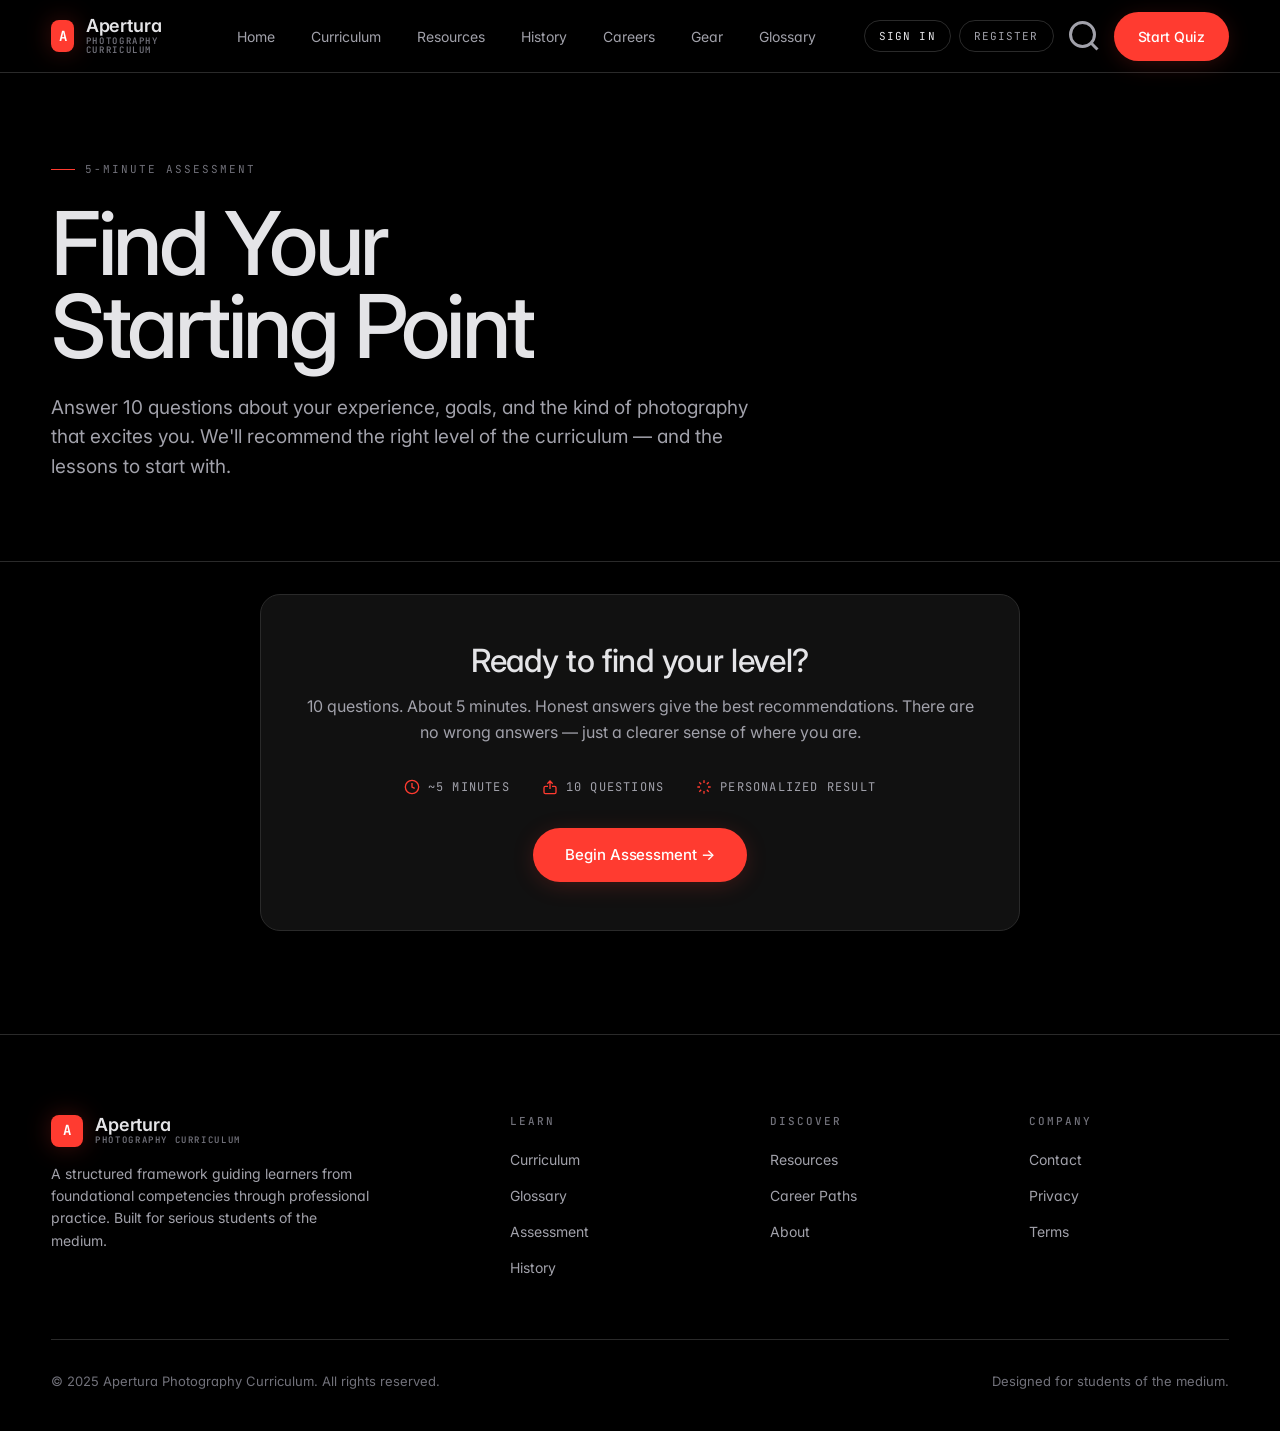
<file: assessment.html>
<!doctype html>
<html lang="en">
<head>
  <meta charset="UTF-8" />
  <meta name="viewport" content="width=device-width, initial-scale=1.0, viewport-fit=cover" />
  <meta name="theme-color" content="#000000" />
  <title>Skill Assessment — Apertura</title>
  <meta name="description" content="Take our 5-minute photography skill assessment. Get a personalized curriculum recommendation based on your current level and goals." />
    <link rel="icon" type="image/png" sizes="32x32" href="icons/favicon-32.png" />
  <link rel="icon" type="image/png" sizes="16x16" href="icons/favicon-16.png" />
  <link rel="apple-touch-icon" sizes="180x180" href="icons/apple-touch-icon.png" />
  <link rel="manifest" href="manifest.json" />
  <link rel="icon" type="image/svg+xml" href="data:image/svg+xml,%3Csvg xmlns='http://www.w3.org/2000/svg' viewBox='0 0 100 100'%3E%3Crect width='100' height='100' rx='20' fill='%23ff3b30'/%3E%3Ctext x='50' y='72' font-family='serif' font-size='80' font-weight='bold' text-anchor='middle' fill='white'%3EA%3C/text%3E%3C/svg%3E" />
  <link rel="apple-touch-icon" href="data:image/svg+xml,%3Csvg xmlns='http://www.w3.org/2000/svg' viewBox='0 0 100 100'%3E%3Crect width='100' height='100' rx='20' fill='%23ff3b30'/%3E%3Ctext x='50' y='72' font-family='serif' font-size='80' font-weight='bold' text-anchor='middle' fill='white'%3EA%3C/text%3E%3C/svg%3E" />
  <link rel="preconnect" href="https://fonts.googleapis.com">
  <link rel="preconnect" href="https://fonts.gstatic.com" crossorigin>
  <link rel="stylesheet" href="assets/style.css" />
</head>
<body>
  <a href="#main" class="skip-link">Skip to content</a>

  <!-- ============ NAV ============ -->
  <nav class="nav">
    <div class="container nav-inner">
      <a href="index.html" class="brand">
        <span class="brand-mark">A</span>
        <span class="brand-text">Apertura<small>Photography Curriculum</small></span>
      </a>
            <div class="nav-links">
        <a href="index.html" class="nav-link">Home</a>
        <a href="curriculum.html" class="nav-link">Curriculum</a>
        <a href="resources.html" class="nav-link">Resources</a>
        <a href="history.html" class="nav-link">History</a>
        <a href="careers.html" class="nav-link">Careers</a>
        <a href="gear.html" class="nav-link">Gear</a>
        <a href="glossary.html" class="nav-link">Glossary</a>
      </div>
      <div class="nav-cta">
        <div class="auth-nav" data-auth-nav></div>
        <a href="#" class="nav-search desktop-only" aria-label="Search">
          <svg viewBox="0 0 24 24" fill="none" stroke="currentColor" stroke-width="2"><circle cx="11" cy="11" r="8"/><path d="m21 21-4.3-4.3"/></svg>
        </a>
        <a href="#quiz" class="btn btn-primary desktop-only">Start Quiz</a>
        <button class="menu-toggle" aria-label="Menu">
          <svg viewBox="0 0 24 24" width="20" height="20" fill="none" stroke="currentColor" stroke-width="2"><line x1="3" y1="6" x2="21" y2="6"/><line x1="3" y1="12" x2="21" y2="12"/><line x1="3" y1="18" x2="21" y2="18"/></svg>
        </button>
      </div>
    </div>
  </nav>

  <main id="main">
  <!-- ============ HERO ============ -->
  <section class="page-hero" id="quiz">
    <div class="container">
      <div class="eyebrow">5-Minute Assessment</div>
      <h1>Find Your<br>Starting Point</h1>
      <p>Answer 10 questions about your experience, goals, and the kind of photography that excites you. We'll recommend the right level of the curriculum — and the lessons to start with.</p>
    </div>
  </section>

  <!-- ============ QUIZ ============ -->
  <section class="section" id="quiz-host" style="padding-top:32px">
    <div class="container">
      <div id="quiz-mount" style="max-width:760px; margin:0 auto">
        <!-- Mounted by assessment.js -->
      </div>
    </div>
  </section>

  <!-- ============ FOOTER ============ -->
  </main>
  <footer class="footer">
    <div class="container">
            <div class="footer-grid">
        <div class="footer-brand">
          <a href="index.html" class="brand">
            <span class="brand-mark">A</span>
            <span class="brand-text">Apertura<small>Photography Curriculum</small></span>
          </a>
          <p>A structured framework guiding learners from foundational competencies through professional practice. Built for serious students of the medium.</p>
        </div>
        <div>
          <h4>Learn</h4>
          <ul>
            <li><a href="curriculum.html">Curriculum</a></li>
            <li><a href="glossary.html">Glossary</a></li>
            <li><a href="assessment.html">Assessment</a></li>
            <li><a href="history.html">History</a></li>
          </ul>
        </div>
        <div>
          <h4>Discover</h4>
          <ul>
            <li><a href="resources.html">Resources</a></li>
            <li><a href="careers.html">Career Paths</a></li>
            <li><a href="about.html">About</a></li>
          </ul>
        </div>
        <div>
          <h4>Company</h4>
          <ul>
            <li><a href="about.html#contact">Contact</a></li>
            <li><a href="#">Privacy</a></li>
            <li><a href="#">Terms</a></li>
          </ul>
        </div>
      </div>
      <div class="footer-bottom">
        <p>© 2025 Apertura Photography Curriculum. All rights reserved.</p>
        <p>Designed for students of the medium.</p>
      </div>
    </div>
  </footer>

  <script src="assets/script.js"></script>
  <script src="assets/auth.js?v=7"></script>
  <script src="assets/assessment.js"></script>
</body>
</html>
</file>
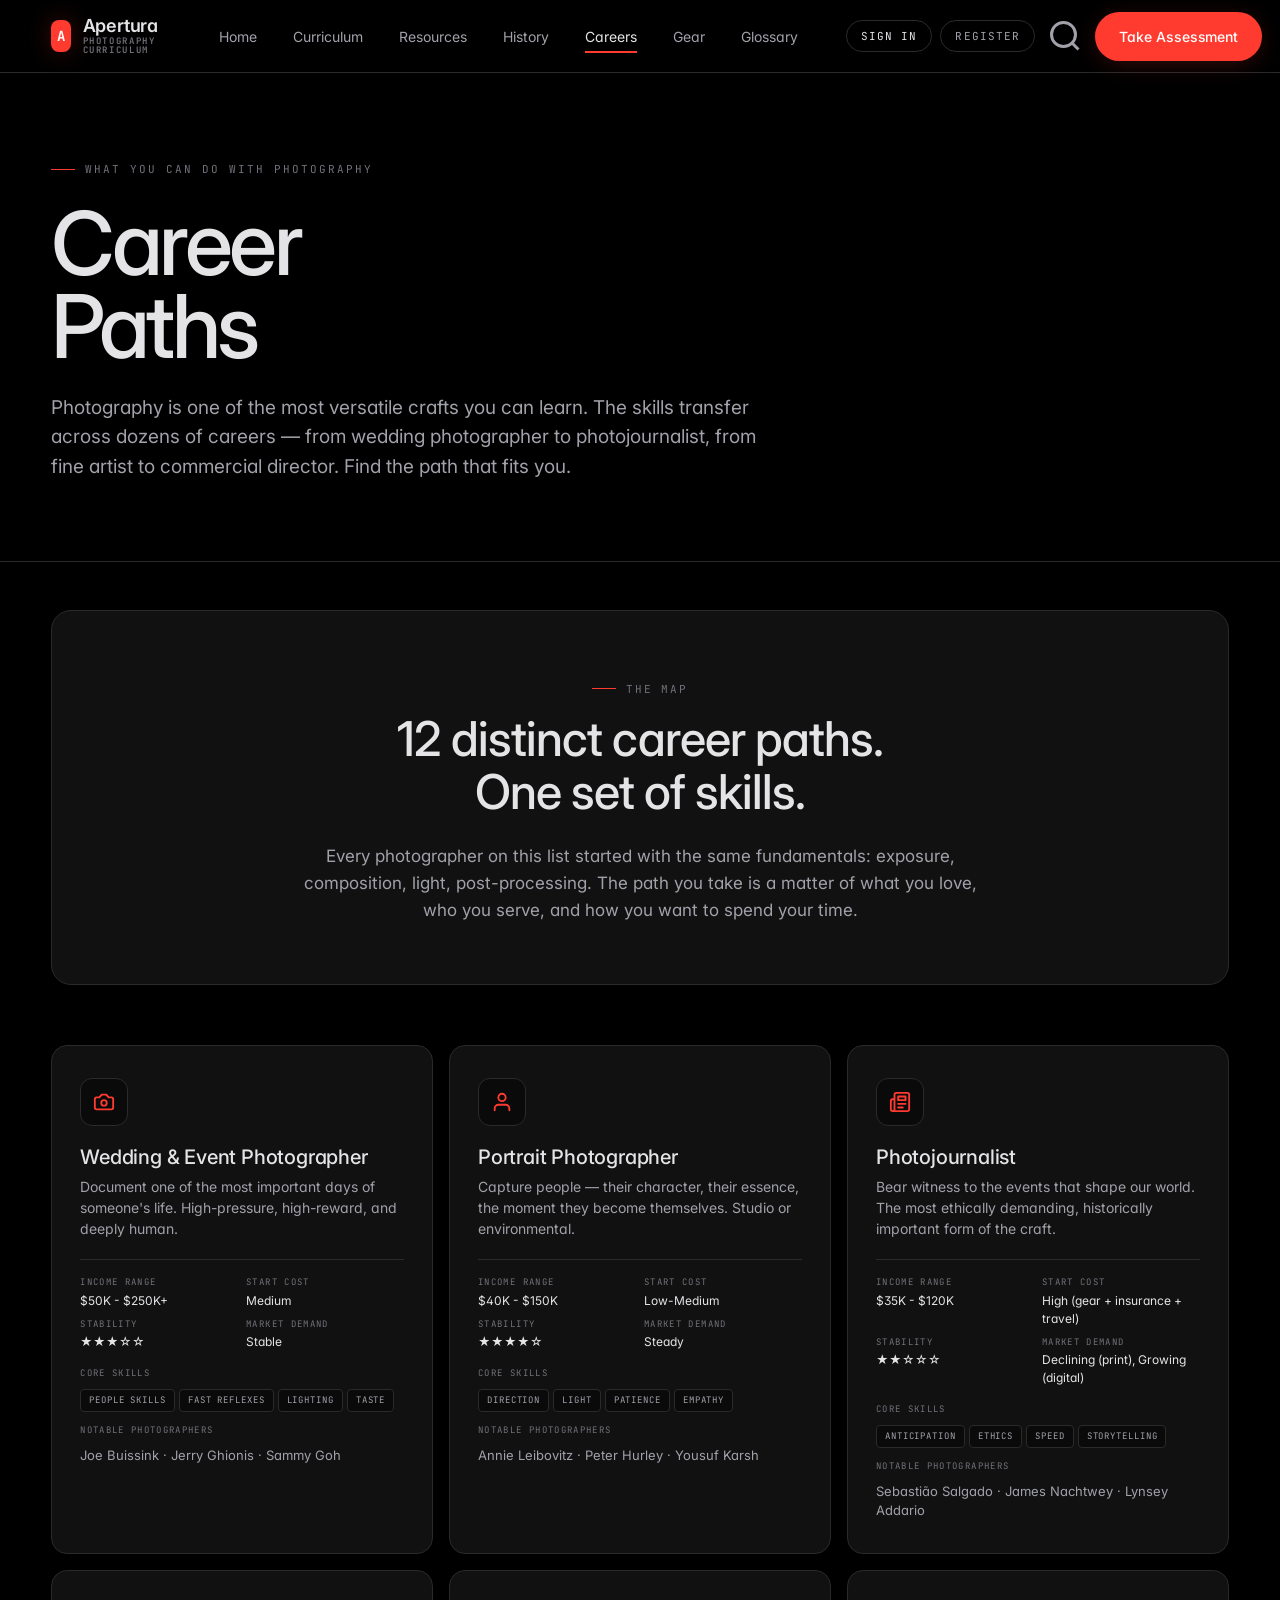
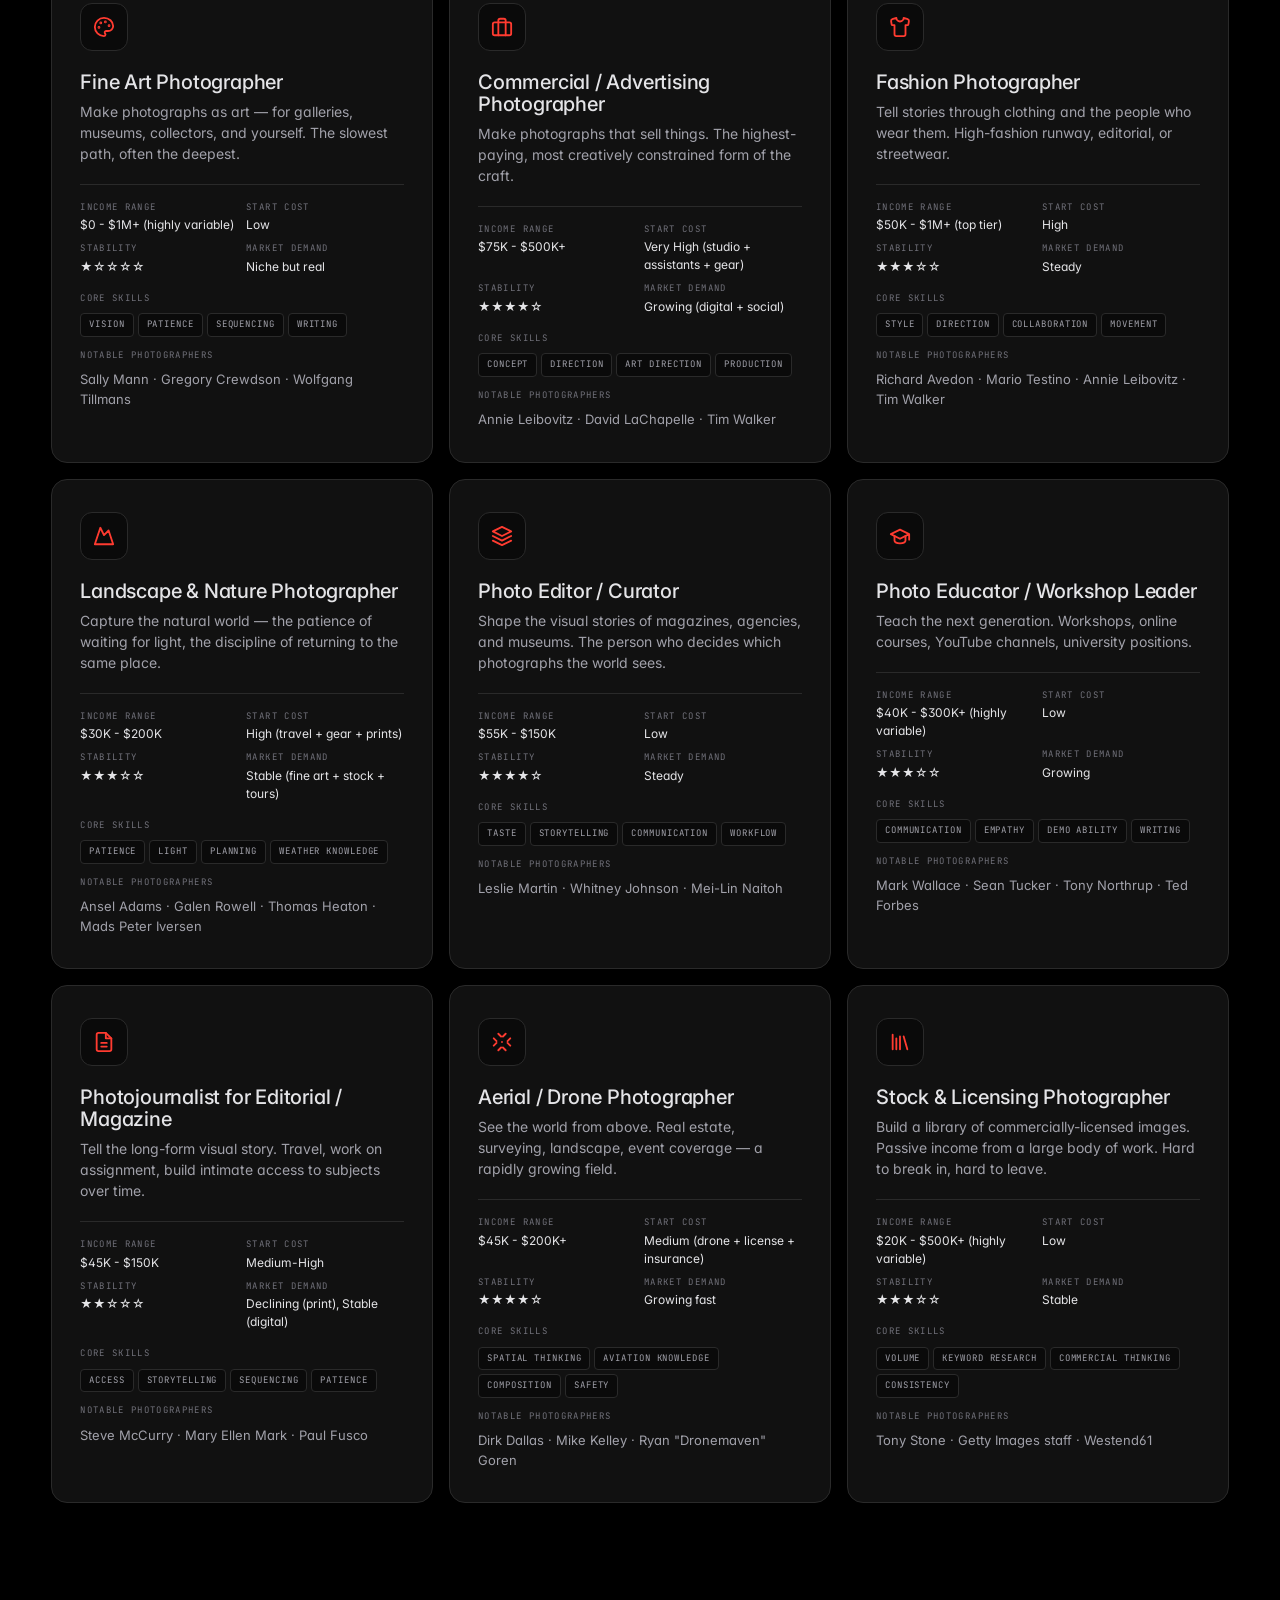
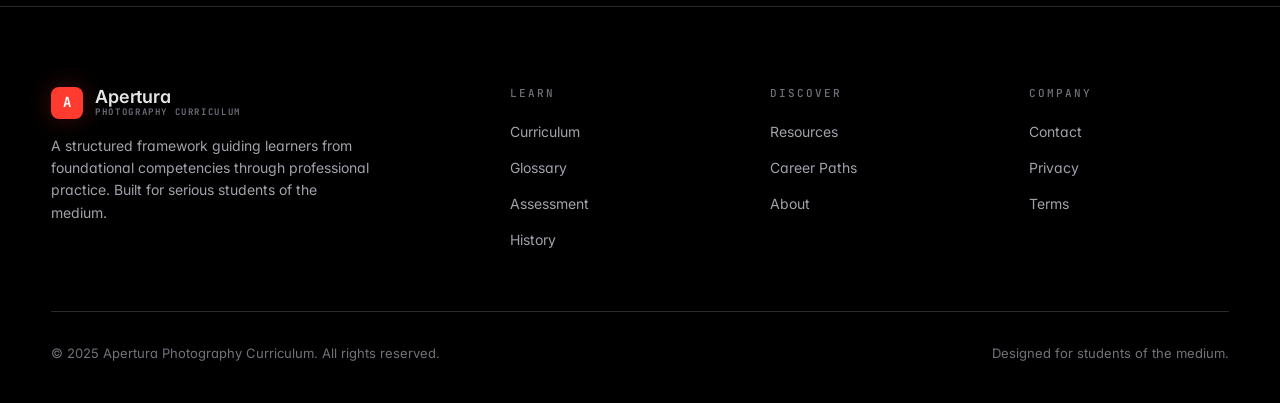
<file: careers.html>
<!doctype html>
<html lang="en">
<head>
  <meta charset="UTF-8" />
  <meta name="viewport" content="width=device-width, initial-scale=1.0, viewport-fit=cover" />
  <meta name="theme-color" content="#000000" />
  <title>Career Paths — Apertura</title>
  <meta name="description" content="A visual map of photography career paths — from wedding photographer to photojournalist, fine artist to commercial director. Discover what you can do with photography." />
    <link rel="icon" type="image/png" sizes="32x32" href="icons/favicon-32.png" />
  <link rel="icon" type="image/png" sizes="16x16" href="icons/favicon-16.png" />
  <link rel="apple-touch-icon" sizes="180x180" href="icons/apple-touch-icon.png" />
  <link rel="manifest" href="manifest.json" />
  <link rel="icon" type="image/svg+xml" href="data:image/svg+xml,%3Csvg xmlns='http://www.w3.org/2000/svg' viewBox='0 0 100 100'%3E%3Crect width='100' height='100' rx='20' fill='%23ff3b30'/%3E%3Ctext x='50' y='72' font-family='serif' font-size='80' font-weight='bold' text-anchor='middle' fill='white'%3EA%3C/text%3E%3C/svg%3E" />
  <link rel="apple-touch-icon" href="data:image/svg+xml,%3Csvg xmlns='http://www.w3.org/2000/svg' viewBox='0 0 100 100'%3E%3Crect width='100' height='100' rx='20' fill='%23ff3b30'/%3E%3Ctext x='50' y='72' font-family='serif' font-size='80' font-weight='bold' text-anchor='middle' fill='white'%3EA%3C/text%3E%3C/svg%3E" />
  <link rel="preconnect" href="https://fonts.googleapis.com">
  <link rel="preconnect" href="https://fonts.gstatic.com" crossorigin>
  <link rel="stylesheet" href="assets/style.css" />
</head>
<body>
  <a href="#main" class="skip-link">Skip to content</a>

  <nav class="nav">
    <div class="container nav-inner">
      <a href="index.html" class="brand">
        <span class="brand-mark">A</span>
        <span class="brand-text">Apertura<small>Photography Curriculum</small></span>
      </a>
            <div class="nav-links">
        <a href="index.html" class="nav-link">Home</a>
        <a href="curriculum.html" class="nav-link">Curriculum</a>
        <a href="resources.html" class="nav-link">Resources</a>
        <a href="history.html" class="nav-link">History</a>
        <a href="careers.html" class="nav-link active">Careers</a>
        <a href="gear.html" class="nav-link">Gear</a>
        <a href="glossary.html" class="nav-link">Glossary</a>
      </div>
      <div class="nav-cta">
        <div class="auth-nav" data-auth-nav></div>
        <a href="#" class="nav-search desktop-only" aria-label="Search">
          <svg viewBox="0 0 24 24" fill="none" stroke="currentColor" stroke-width="2"><circle cx="11" cy="11" r="8"/><path d="m21 21-4.3-4.3"/></svg>
        </a>
        <a href="assessment.html" class="btn btn-primary desktop-only">Take Assessment</a>
        <button class="menu-toggle" aria-label="Menu">
          <svg viewBox="0 0 24 24" width="20" height="20" fill="none" stroke="currentColor" stroke-width="2"><line x1="3" y1="6" x2="21" y2="6"/><line x1="3" y1="12" x2="21" y2="12"/><line x1="3" y1="18" x2="21" y2="18"/></svg>
        </button>
      </div>
    </div>
  </nav>

  <main id="main">
  <section class="page-hero">
    <div class="container">
      <div class="eyebrow">What You Can Do With Photography</div>
      <h1>Career<br>Paths</h1>
      <p>Photography is one of the most versatile crafts you can learn. The skills transfer across dozens of careers — from wedding photographer to photojournalist, from fine artist to commercial director. Find the path that fits you.</p>
    </div>
  </section>

  <section class="section" style="padding-top:48px">
    <div class="container">
      <div class="careers-hero">
        <div class="eyebrow" style="margin-bottom:16px; justify-content:center">The Map</div>
        <h2 style="font-size:clamp(32px, 4vw, 48px); font-weight:500; letter-spacing:-0.02em; line-height:1.1; margin-bottom:24px">12 distinct career paths.<br>One set of skills.</h2>
        <p style="color:var(--text-2); font-size:17px; line-height:1.6; max-width:680px; margin:0 auto">Every photographer on this list started with the same fundamentals: exposure, composition, light, post-processing. The path you take is a matter of what you love, who you serve, and how you want to spend your time.</p>
      </div>

      <div class="careers-tree" id="careersMount">
        <!-- Mounted by careers.js -->
      </div>
    </div>
  </section>
  </main>

  <footer class="footer">
    <div class="container">
            <div class="footer-grid">
        <div class="footer-brand">
          <a href="index.html" class="brand">
            <span class="brand-mark">A</span>
            <span class="brand-text">Apertura<small>Photography Curriculum</small></span>
          </a>
          <p>A structured framework guiding learners from foundational competencies through professional practice. Built for serious students of the medium.</p>
        </div>
        <div>
          <h4>Learn</h4>
          <ul>
            <li><a href="curriculum.html">Curriculum</a></li>
            <li><a href="glossary.html">Glossary</a></li>
            <li><a href="assessment.html">Assessment</a></li>
            <li><a href="history.html">History</a></li>
          </ul>
        </div>
        <div>
          <h4>Discover</h4>
          <ul>
            <li><a href="resources.html">Resources</a></li>
            <li><a href="careers.html">Career Paths</a></li>
            <li><a href="about.html">About</a></li>
          </ul>
        </div>
        <div>
          <h4>Company</h4>
          <ul>
            <li><a href="about.html#contact">Contact</a></li>
            <li><a href="#">Privacy</a></li>
            <li><a href="#">Terms</a></li>
          </ul>
        </div>
      </div>
      <div class="footer-bottom">
        <p>© 2025 Apertura Photography Curriculum. All rights reserved.</p>
        <p>Designed for students of the medium.</p>
      </div>
    </div>
  </footer>

  <script src="assets/script.js"></script>
  <script src="assets/auth.js?v=7"></script>
  <script src="assets/careers.js"></script>
</body>
</html>
</file>
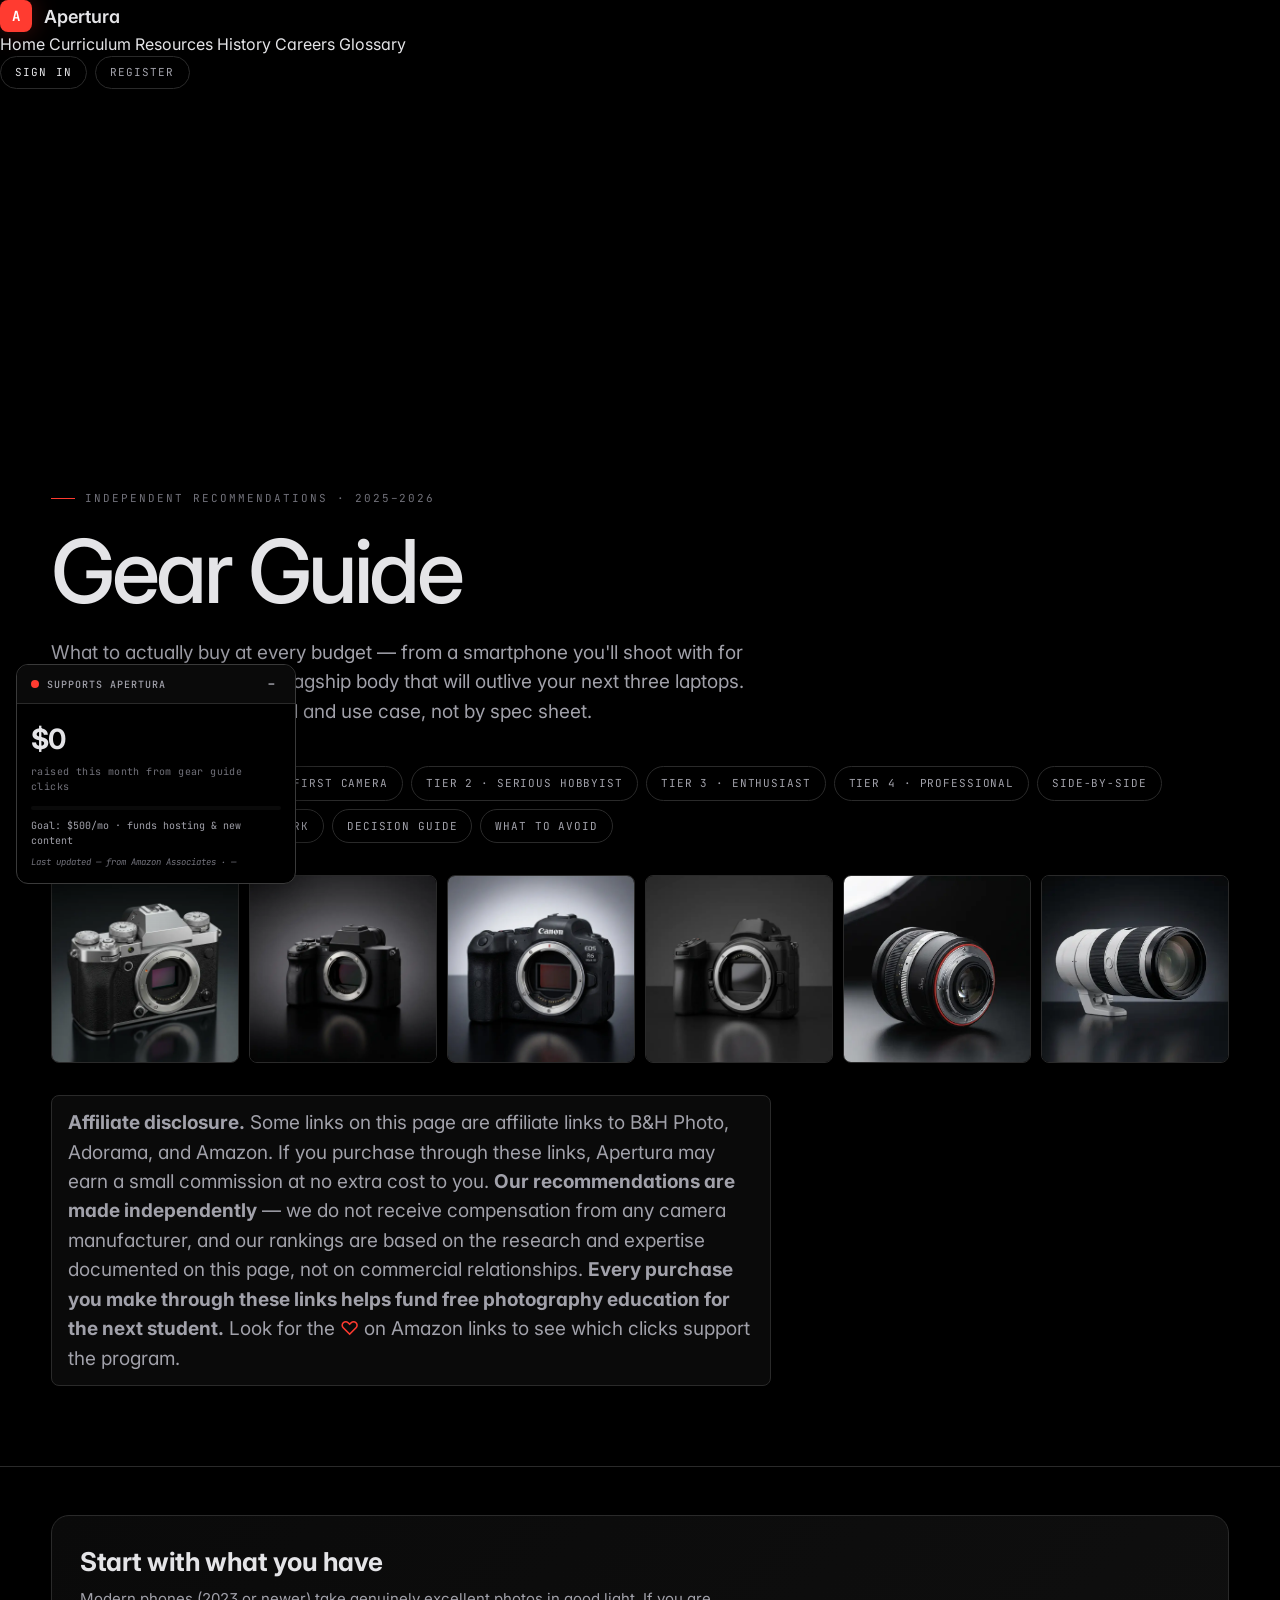
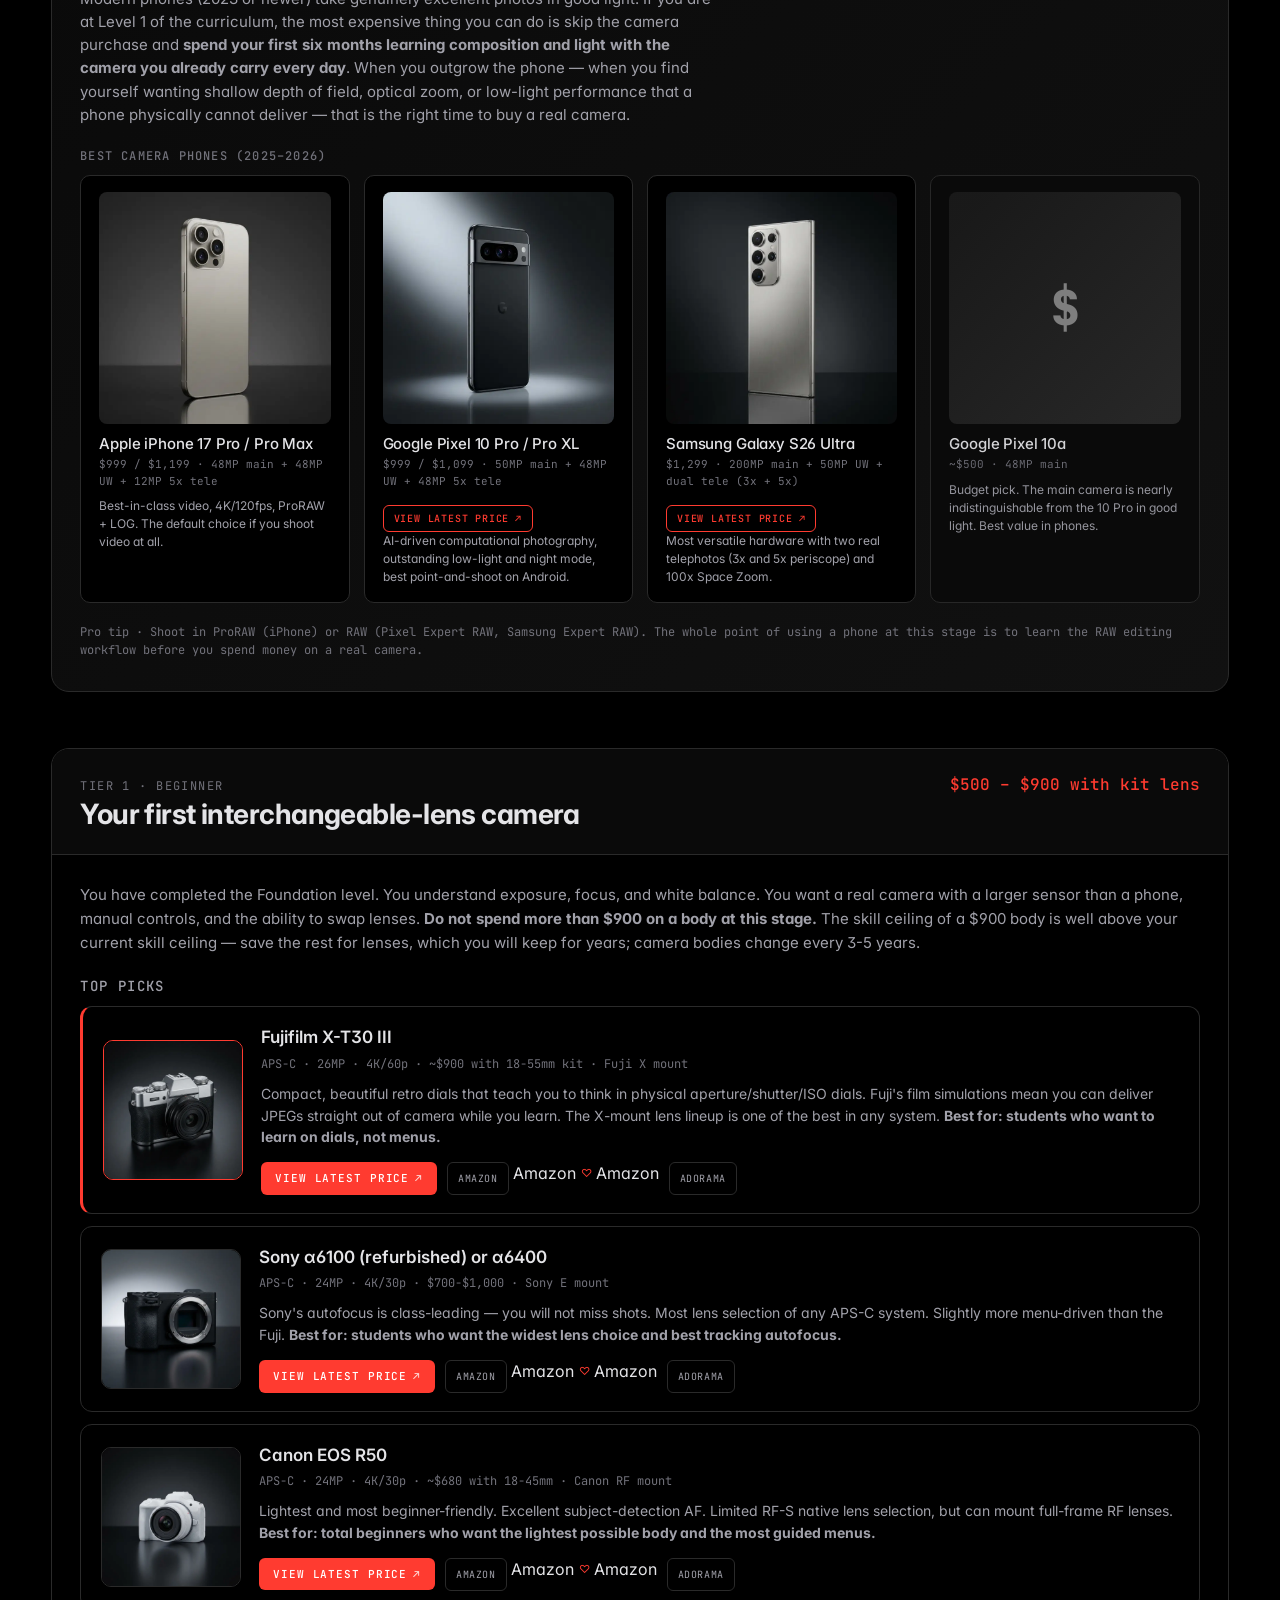
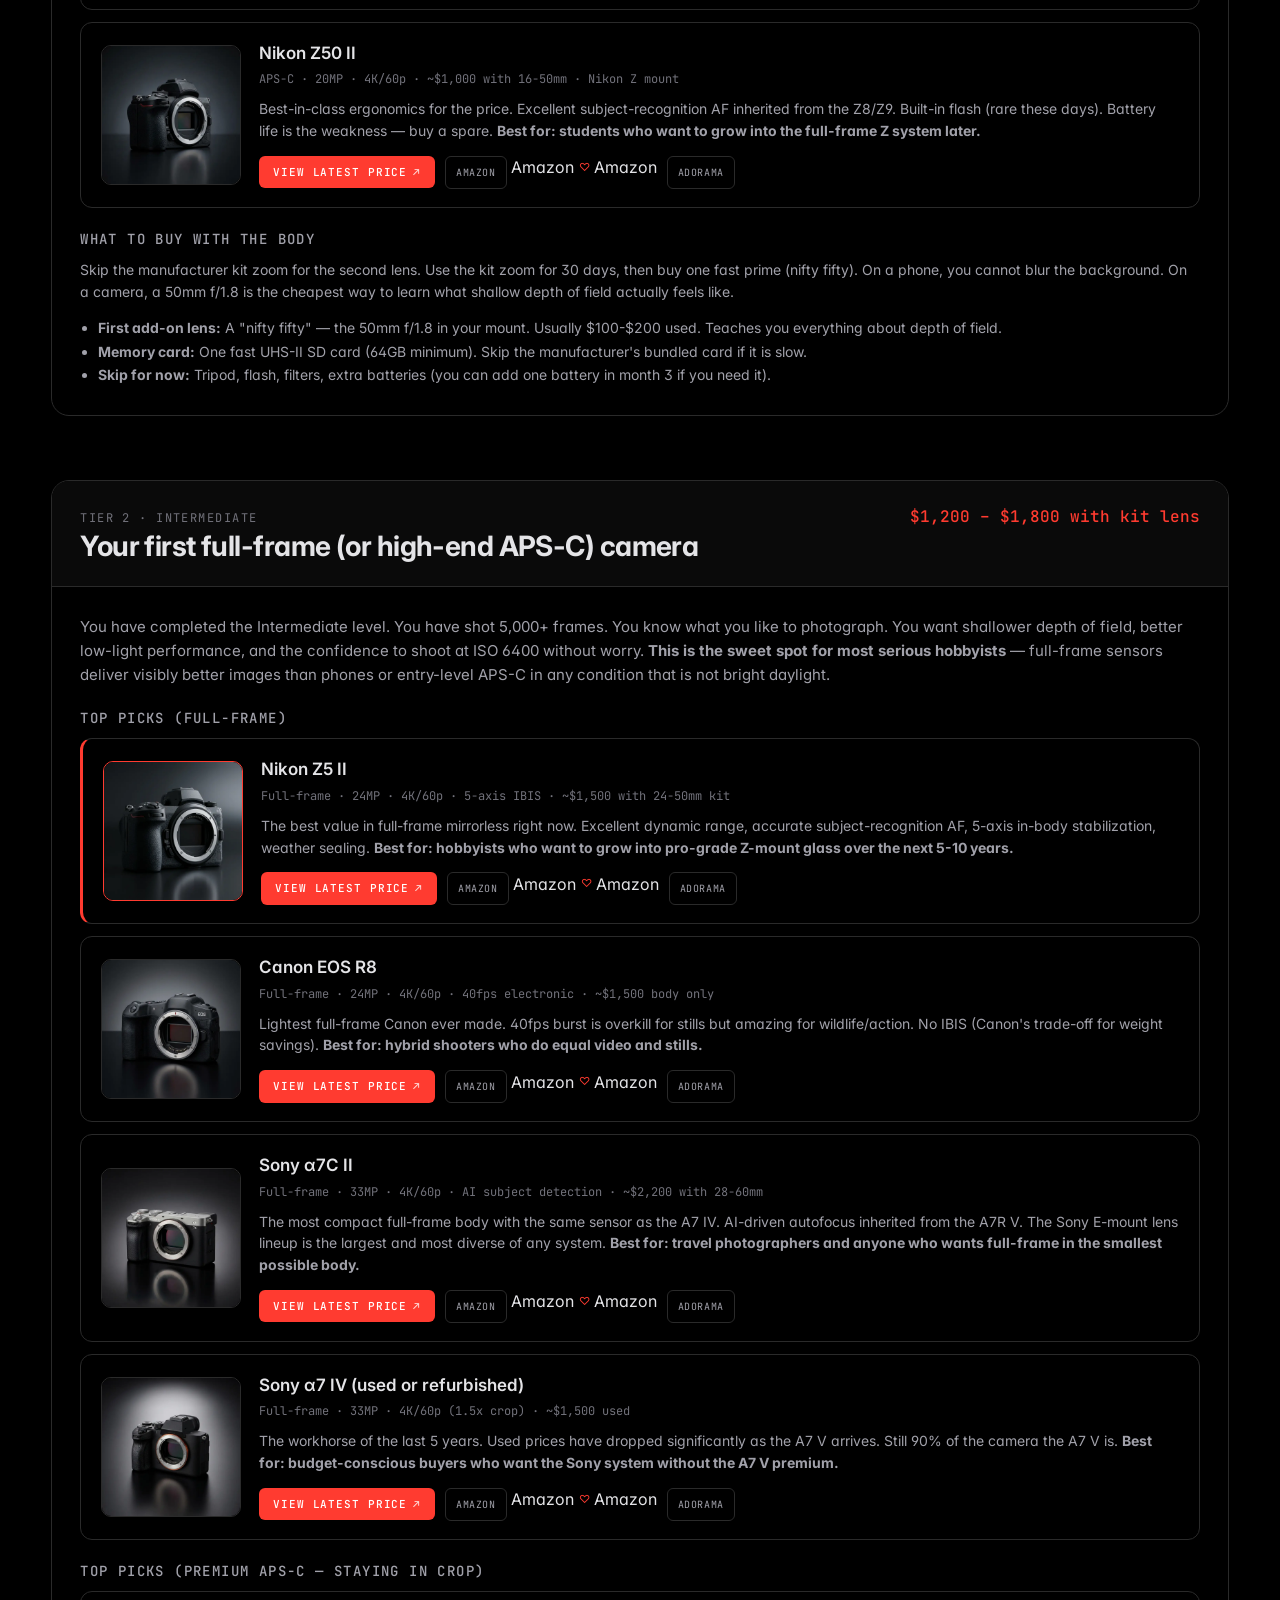
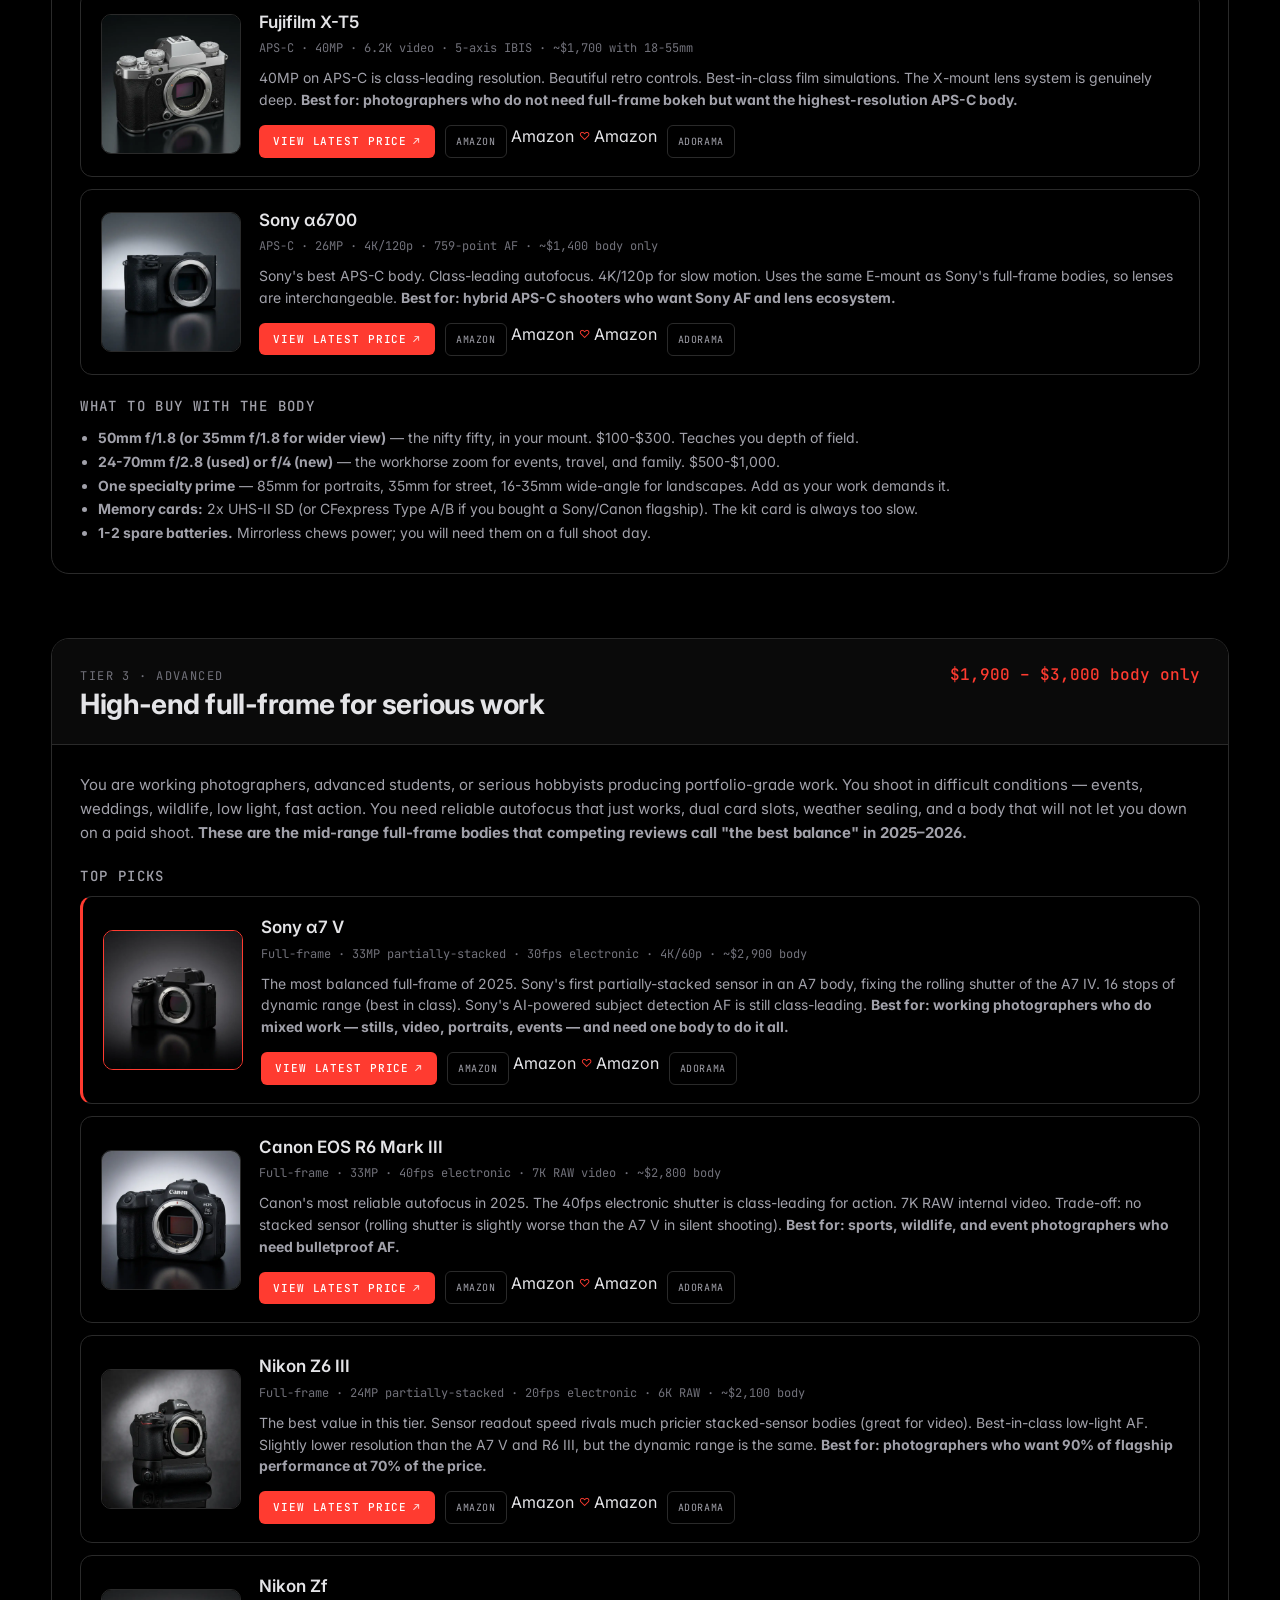
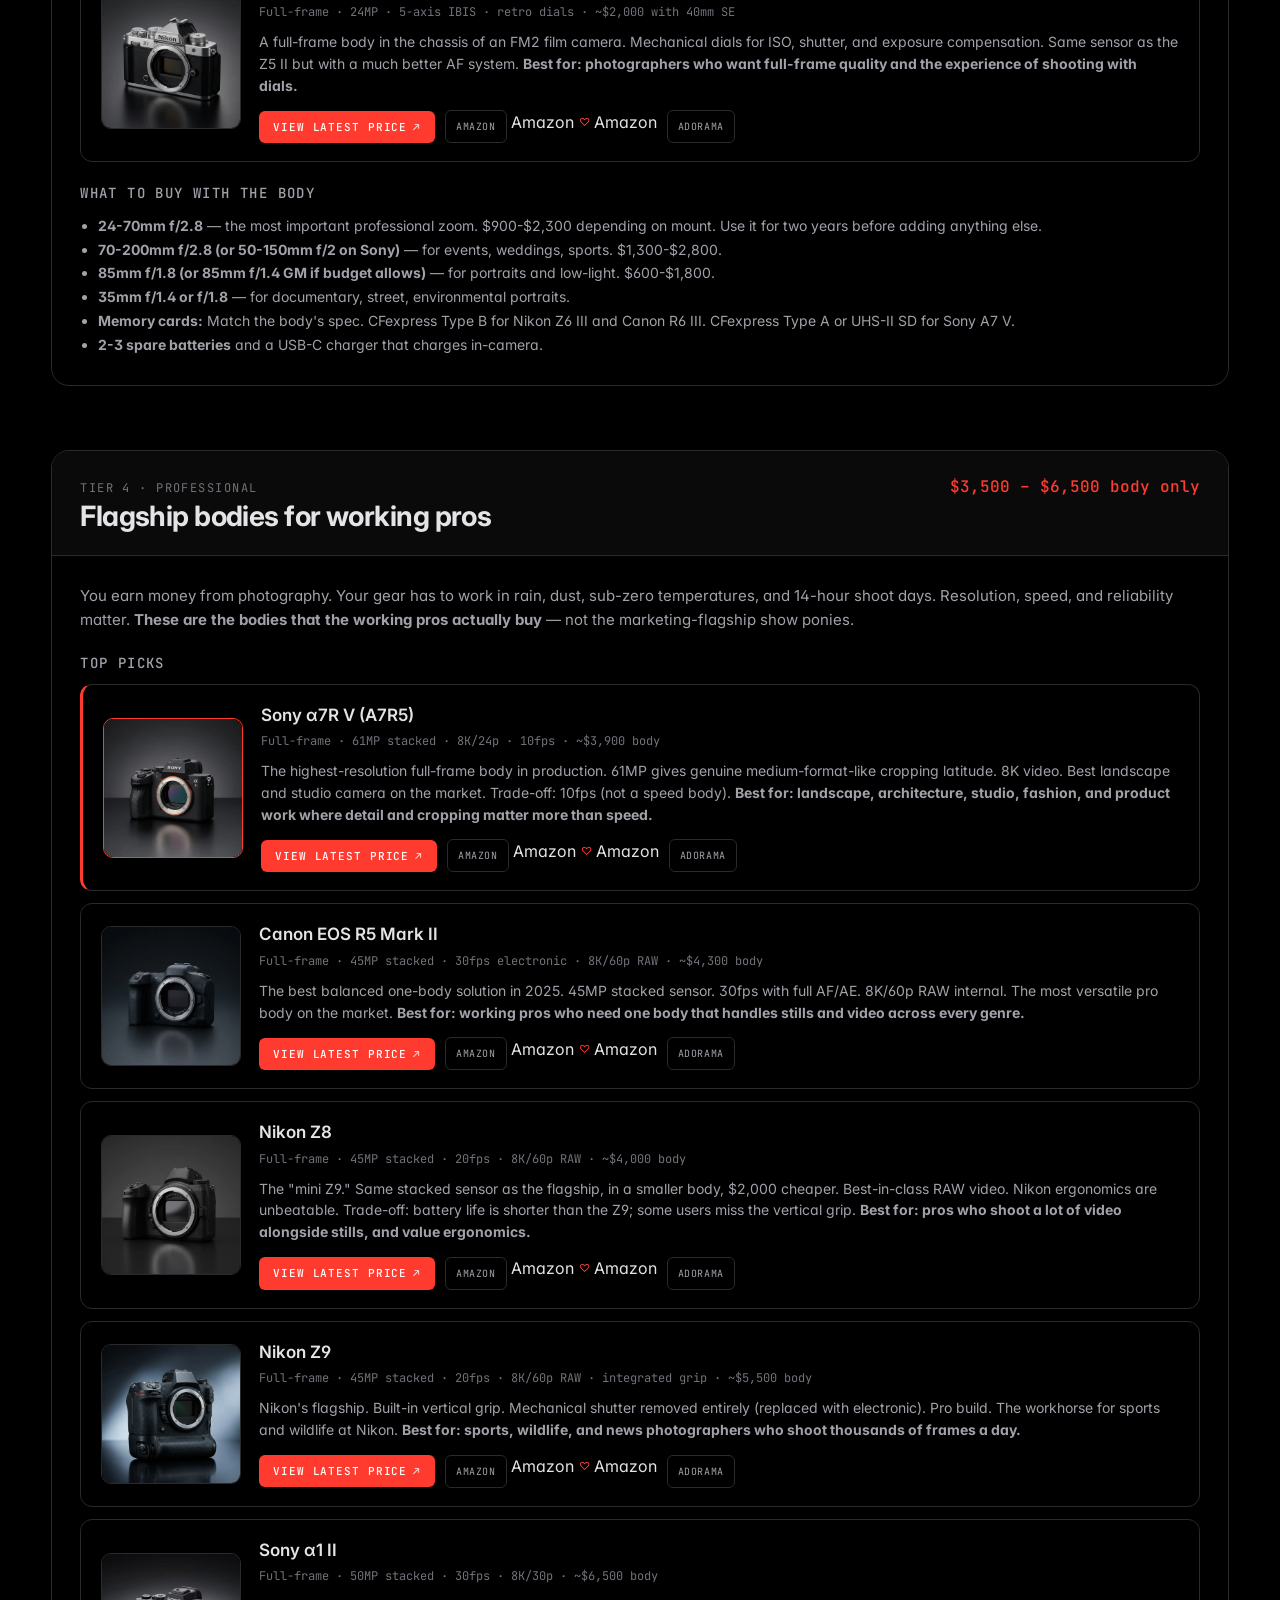
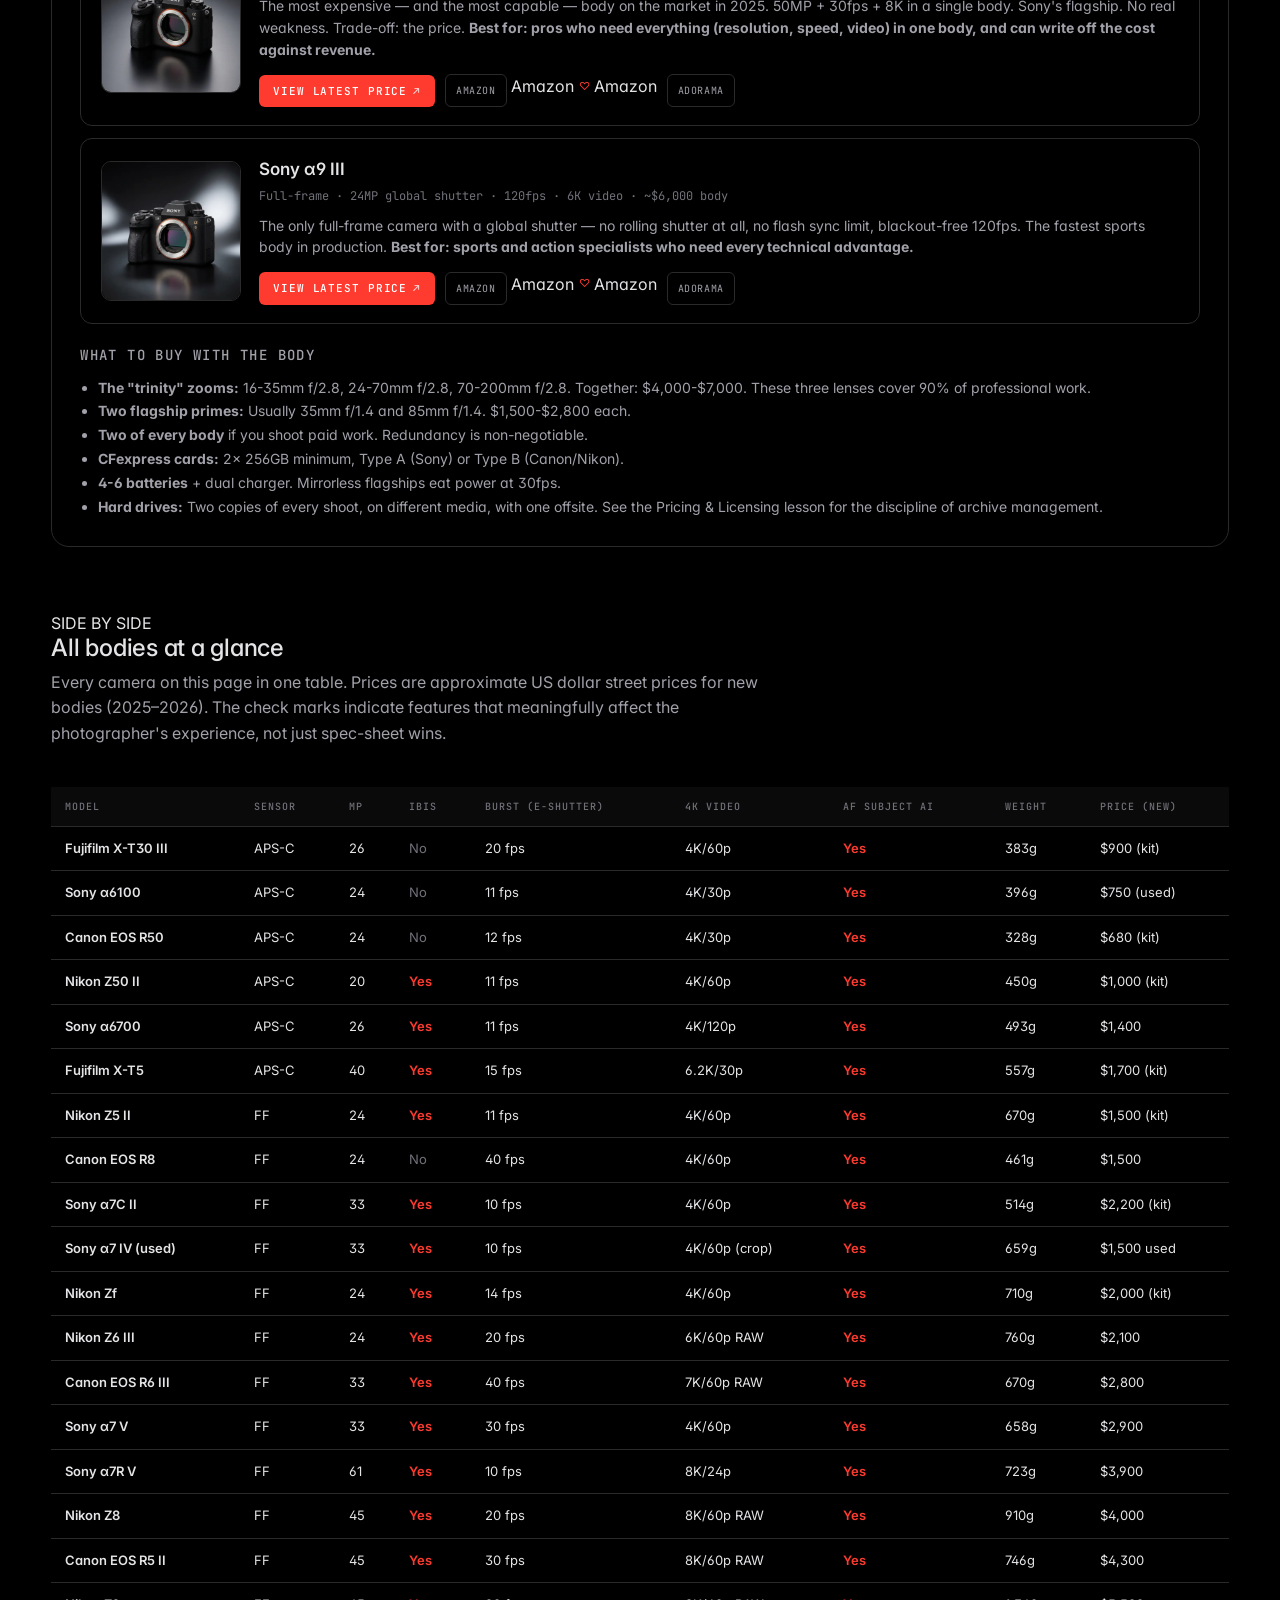
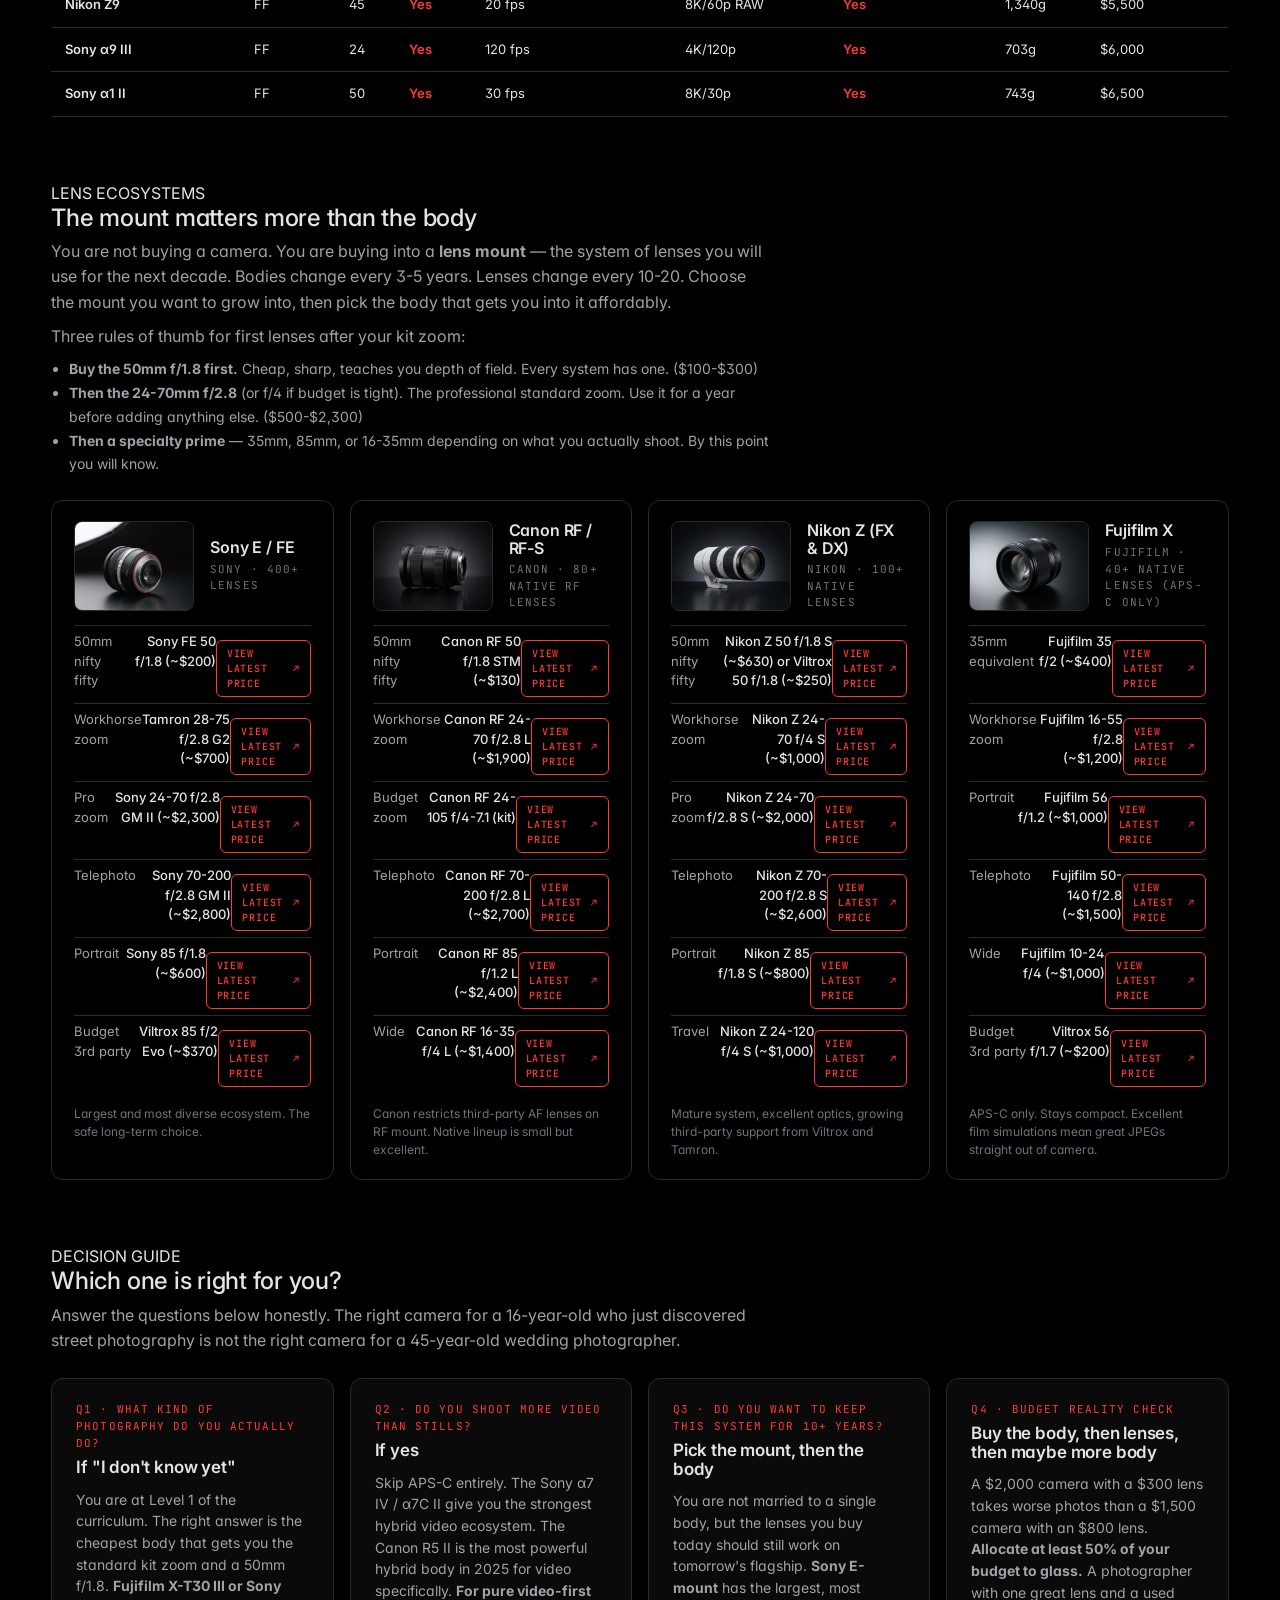
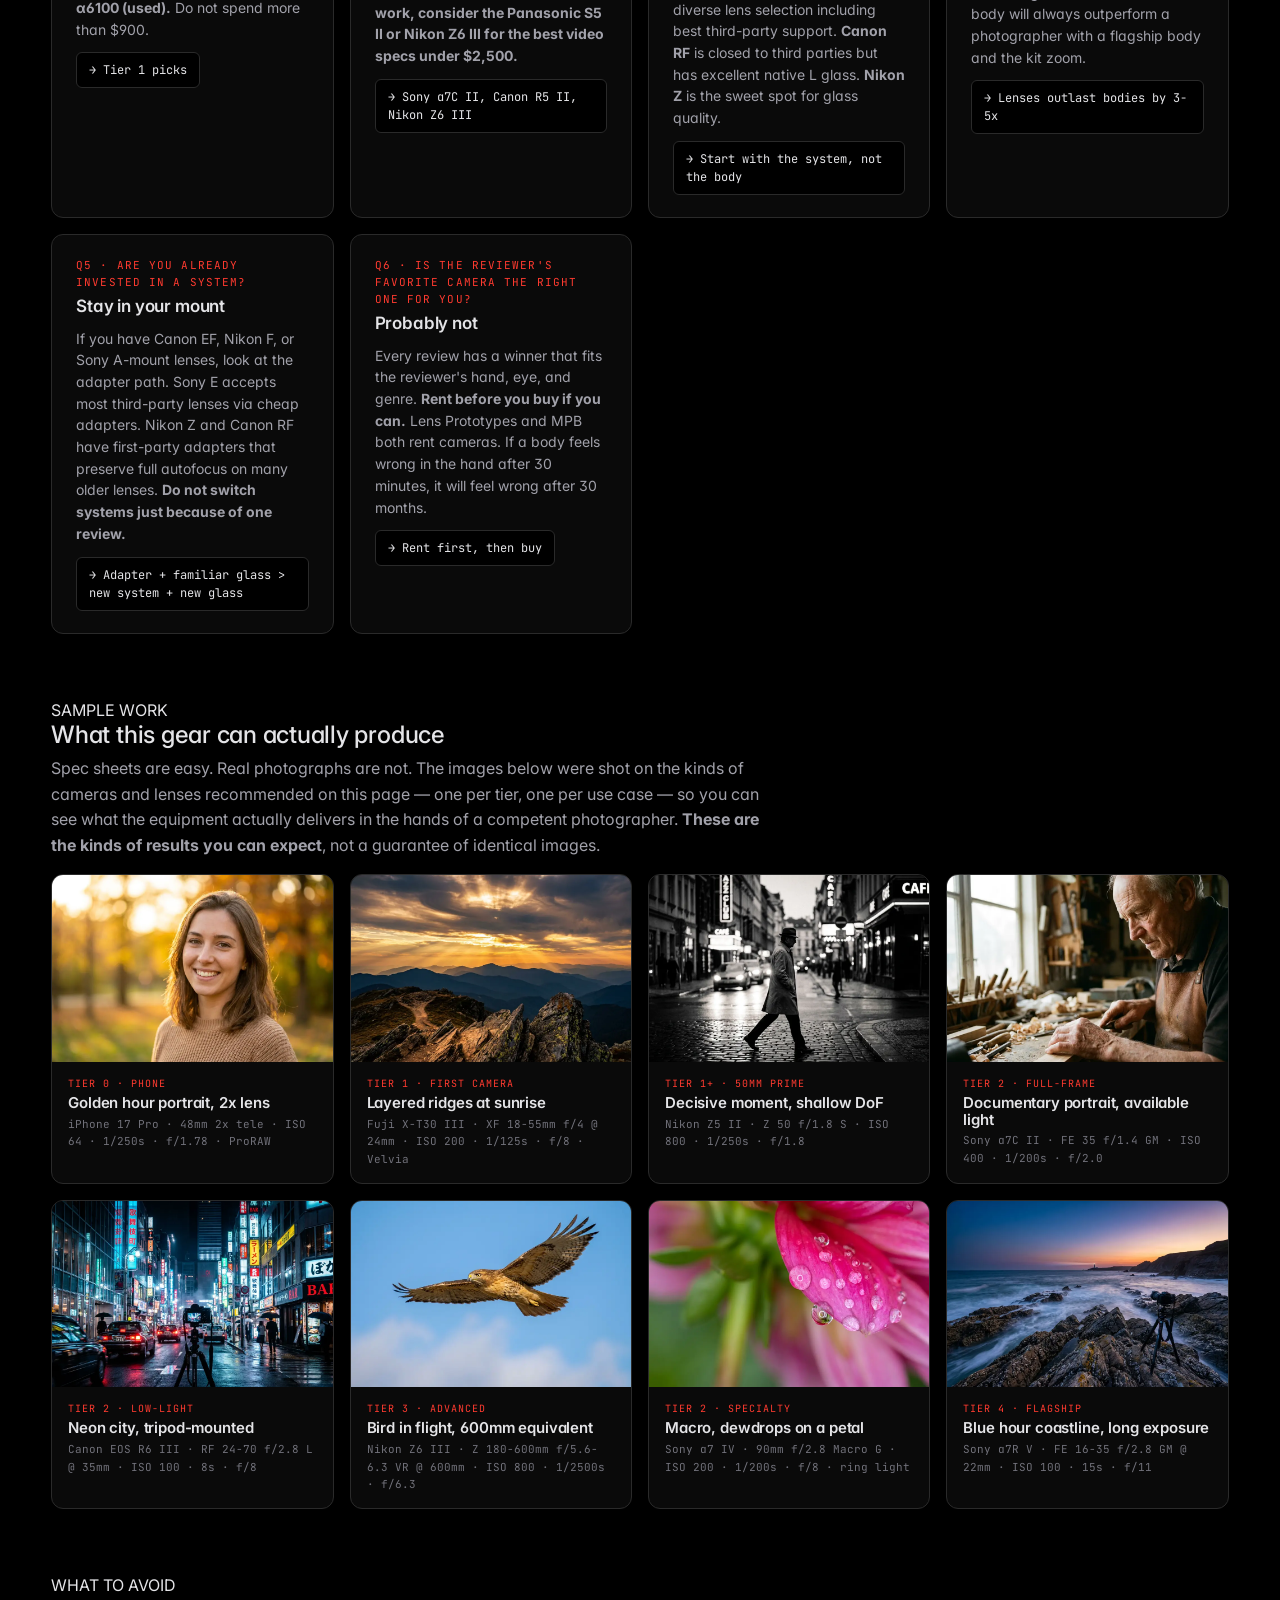
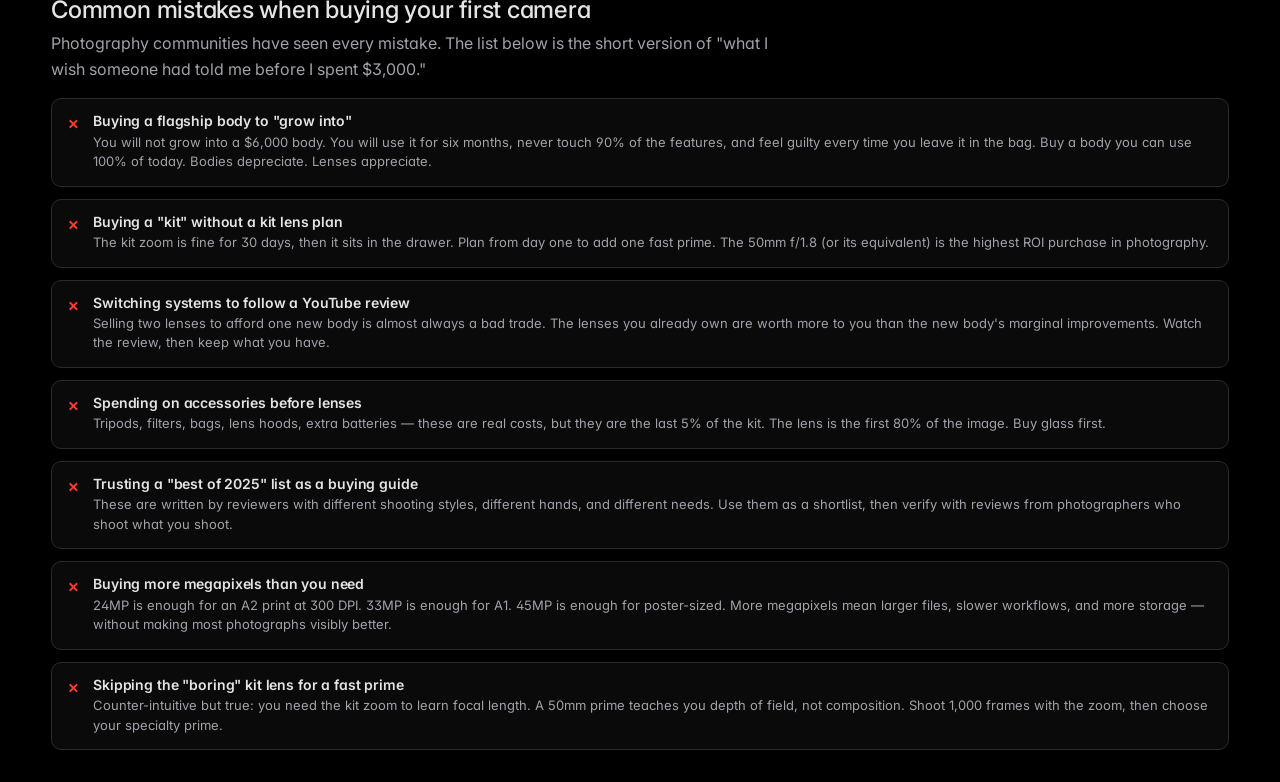
<file: gear.html>
<!doctype html>
<!--
  ============================================================
   AFFILIATE PROGRAM SETUP — READ BEFORE DEPLOYING
   See: /workspace/SITE-OPERATIONS.md for the full guide
  ============================================================
   This page contains affiliate links to three retailers.
   Until you sign up for each program, the links go directly
   to the retailer's search results. This is intentional and
   works — but you will not earn any commission until the IDs
   are added.

   STEP 1: Sign up for each program
     • B&H Photo Affiliate Program   https://www.bhphotovideo.com/find/affiliates.jsp
     • Amazon Associates             https://affiliate-program.amazon.com/
     • Adorama Affiliate Program     https://www.adorama.com/affiliates (or via Impact)

   STEP 2: Once you have an affiliate ID for each retailer,
            use Find & Replace in your editor on this file:

     B&H Photo:    &BI=EX&px=2          →  &BI=EX&px=2&aperturaref=YOUR_BH_ID
     Amazon:       rh=n%3A%211162021011%2Cn%3A502394
                                 →  append &tag=arpertura2026-20 (or YOUR-AMAZON-TAG-20)
     Adorama:      (no current ID)     →  append ?cid=YOUR_ADORAMA_ID

   STEP 3: Verify
     • Open the deployed page, click one of each retailer link.
     • Confirm in the URL bar that your tag/ID/ref appears.
     • Make a small test purchase to confirm the affiliate
       conversion is tracked (then return the item if you want).

   If you are NOT running an affiliate program, the links as-is
   are still functional — users can search and buy. No code
   changes are required.
  ============================================================
-->
<html lang="en">
<html lang="en">
<head>
<meta charset="UTF-8" />
<meta name="viewport" content="width=device-width, initial-scale=1.0, viewport-fit=cover" />
<meta name="theme-color" content="#000000" />
<title>Gear Guide — Apertura</title>
<meta name="description" content="Independent camera and lens recommendations for every budget — from a smartphone to a $6000 flagship body. Curated by skill level, with real specs and what to actually buy." />
  <link rel="icon" type="image/png" sizes="32x32" href="icons/favicon-32.png" />
  <link rel="icon" type="image/png" sizes="16x16" href="icons/favicon-16.png" />
  <link rel="apple-touch-icon" sizes="180x180" href="icons/apple-touch-icon.png" />
  <link rel="manifest" href="manifest.json" />
<link rel="icon" type="image/svg+xml" href="data:image/svg+xml,%3Csvg xmlns='http://www.w3.org/2000/svg' viewBox='0 0 100 100'%3E%3Crect width='100' height='100' rx='20' fill='%23ff3b30'/%3E%3Ctext x='50' y='72' font-family='serif' font-size='80' font-weight='bold' text-anchor='middle' fill='white'%3EA%3Ctext%3E%3C/svg%3E" />
<link rel="apple-touch-icon" href="data:image/svg+xml,%3Csvg xmlns='http://www.w3.org/2000/svg' viewBox='0 0 100 100'%3E%3Crect width='100' height='100' rx='20' fill='%23ff3b30'/%3E%3Ctext x='50' y='72' font-family='serif' font-size='80' font-weight='bold' text-anchor='middle' fill='white'%3EA%3C/text%3E%3C/svg%3E" />
<link rel="preconnect" href="https://fonts.googleapis.com">
<link rel="preconnect" href="https://fonts.gstatic.com" crossorigin>
<link rel="stylesheet" href="https://fonts.googleapis.com/css2?family=Inter:wght@400;500;600;700;800&family=JetBrains+Mono:wght@400;500&display=swap" />
<link rel="stylesheet" href="assets/style.css" />
<style>
/* ====== GEAR PAGE SPECIFICS ====== */
.gear-tier { margin: 0 0 64px; border: 1px solid var(--border); border-radius: 18px; overflow: hidden; }
.gear-pick { display: grid; grid-template-columns: 140px 1fr; gap: 18px; align-items: center; background: var(--bg); border: 1px solid var(--border); border-radius: 12px; padding: 18px 20px; margin-bottom: 12px; }
.gear-pick-img { width: 140px; height: 140px; border-radius: 10px; background: var(--bg-soft); border: 1px solid var(--border); display: block; object-fit: cover; }
.gear-pick-body { min-width: 0; }
.gear-pick.primary { border-left: 3px solid var(--accent); }
.gear-pick.primary .gear-pick-img { border-color: var(--accent); }
.gear-pick-name { font-size: 17px; font-weight: 600; margin: 0 0 4px; }
.gear-pick-meta { font-family: var(--font-mono); font-size: 12px; color: var(--text-3); margin: 0 0 10px; }
.gear-pick-why { font-size: 14px; color: var(--text-2); line-height: 1.55; margin: 0; }
@media (max-width: 600px) {
  .gear-pick { grid-template-columns: 100px 1fr; gap: 14px; padding: 14px; }
  .gear-pick-img { width: 100px; height: 100px; }
}
.gear-tier-header { padding: 24px 28px; background: var(--bg-soft); border-bottom: 1px solid var(--border); display: flex; align-items: baseline; justify-content: space-between; gap: 16px; flex-wrap: wrap; }
.gear-tier-header .tier-num { font-family: var(--font-mono); font-size: 12px; color: var(--text-3); letter-spacing: 0.12em; text-transform: uppercase; }
.gear-tier-header h2 { font-size: 28px; font-weight: 700; letter-spacing: -0.02em; margin: 4px 0 0; }
.gear-tier-header .price { font-family: var(--font-mono); font-size: 16px; color: var(--accent); font-weight: 500; white-space: nowrap; }
.gear-tier-body { padding: 28px; }
.gear-tier-body h3 { font-size: 14px; font-family: var(--font-mono); letter-spacing: 0.1em; text-transform: uppercase; color: var(--text-2); margin: 24px 0 12px; }
.gear-tier-body h3:first-child { margin-top: 0; }

/* Sample work gallery */
.sample-gallery { display: grid; grid-template-columns: repeat(auto-fit, minmax(280px, 1fr)); gap: 16px; margin-top: 16px; }
.sample-tile { background: var(--bg-soft); border: 1px solid var(--border); border-radius: 12px; overflow: hidden; }
.sample-tile img { width: 100%; aspect-ratio: 3/2; object-fit: cover; display: block; background: var(--bg); }
.sample-tile-body { padding: 14px 16px; }
.sample-tile-tag { font-family: var(--font-mono); font-size: 10px; text-transform: uppercase; letter-spacing: 0.1em; color: var(--accent); margin: 0 0 4px; }
.sample-tile h4 { font-size: 15px; font-weight: 600; margin: 0 0 4px; }
.sample-tile .exif { font-family: var(--font-mono); font-size: 11px; color: var(--text-3); margin: 0; line-height: 1.6; }

/* Hero strip showing iconic gear */
.hero-strip { display: grid; grid-template-columns: repeat(6, 1fr); gap: 10px; }
.hero-strip img { width: 100%; aspect-ratio: 1/1; object-fit: cover; border-radius: 8px; border: 1px solid var(--border); background: var(--bg-soft); }
@media (max-width: 900px) { .hero-strip { grid-template-columns: repeat(3, 1fr); } }
@media (max-width: 500px) { .hero-strip { grid-template-columns: repeat(2, 1fr); } }

/* Spec table */
.spec-table { width: 100%; border-collapse: collapse; margin: 16px 0 0; font-size: 13px; }
.spec-table th, .spec-table td { text-align: left; padding: 12px 14px; border-bottom: 1px solid var(--border); vertical-align: top; }
.spec-table th { font-family: var(--font-mono); font-size: 10px; text-transform: uppercase; letter-spacing: 0.1em; color: var(--text-3); font-weight: 500; background: var(--bg-soft); }
.spec-table tr:hover td { background: var(--bg-soft); }
.spec-table td.model { font-weight: 600; color: var(--text); }
.spec-table td.muted { color: var(--text-3); }
.spec-table .yes { color: var(--accent); font-weight: 600; }
.spec-table .no { color: var(--text-3); }
.spec-table-wrap { overflow-x: auto; margin: 0 -28px; padding: 0 28px; }

/* Mount grid */
.mount-grid { display: grid; grid-template-columns: repeat(auto-fit, minmax(260px, 1fr)); gap: 16px; margin-top: 24px; }
.mount-card { background: var(--bg); border: 1px solid var(--border); border-radius: 12px; padding: 20px 22px; }
.mount-card h4 { font-size: 16px; font-weight: 600; margin: 0 0 6px; }
.mount-card .mount-vendor { font-family: var(--font-mono); font-size: 11px; color: var(--text-3); text-transform: uppercase; letter-spacing: 0.1em; margin: 0 0 12px; }
.mount-card .lens-row { display: flex; justify-content: space-between; padding: 6px 0; border-top: 1px solid var(--border); font-size: 13px; }
.mount-card .lens-row .role { color: var(--text-2); }
.mount-card .lens-row .pick { color: var(--text); font-weight: 500; text-align: right; }

/* Decision guide cards */
.decision-grid { display: grid; grid-template-columns: repeat(auto-fit, minmax(280px, 1fr)); gap: 16px; margin-top: 24px; }
.decision-card { background: var(--bg-soft); border: 1px solid var(--border); border-radius: 12px; padding: 22px 24px; }
.decision-card .q { font-family: var(--font-mono); font-size: 11px; color: var(--accent); letter-spacing: 0.1em; text-transform: uppercase; margin: 0 0 6px; }
.decision-card h4 { font-size: 17px; font-weight: 600; margin: 0 0 12px; }
.decision-card p { font-size: 14px; color: var(--text-2); line-height: 1.55; margin: 0 0 12px; }
.decision-card .pick-rec { font-family: var(--font-mono); font-size: 12px; color: var(--text); padding: 8px 12px; background: var(--bg); border: 1px solid var(--border); border-radius: 6px; display: inline-block; }

/* Avoid list */
.avoid-list { display: grid; gap: 12px; margin-top: 16px; }
.avoid-item { display: grid; grid-template-columns: auto 1fr; gap: 14px; padding: 14px 16px; background: var(--bg-soft); border: 1px solid var(--border); border-radius: 10px; }
.avoid-item .x { color: var(--accent); font-family: var(--font-mono); font-weight: 600; font-size: 18px; line-height: 1; padding-top: 2px; }
.avoid-item h4 { font-size: 14px; margin: 0 0 4px; font-weight: 600; }
.avoid-item p { font-size: 13px; color: var(--text-2); margin: 0; line-height: 1.5; }

/* Affiliate / price links */
.price-link { display: inline-flex; align-items: center; gap: 6px; margin-top: 10px; padding: 8px 14px; background: var(--accent); color: white; font-family: var(--font-mono); font-size: 11px; letter-spacing: 0.08em; text-transform: uppercase; font-weight: 500; border-radius: 6px; text-decoration: none; transition: background 0.2s; }
.price-link:hover { background: var(--accent-2); color: white; }
.price-link .pl-ext { font-size: 11px; opacity: 0.85; }
.price-link.compact { display: inline-flex; margin-top: 8px; padding: 5px 10px; font-size: 10px; background: transparent; color: var(--accent); border: 1px solid var(--accent); }
.price-link.compact:hover { background: var(--accent); color: white; }
.price-link.compact .ext { font-size: 10px; }
.price-link-secondary { display: inline-block; margin: 10px 0 0 6px; padding: 8px 10px; color: var(--text-2); font-family: var(--font-mono); font-size: 10px; letter-spacing: 0.06em; text-transform: uppercase; text-decoration: none; border: 1px solid var(--border); border-radius: 6px; transition: all 0.2s; }
.price-link-secondary:hover { color: var(--text); border-color: var(--border-strong); background: var(--bg-soft); }
.price-links { display: flex; flex-wrap: wrap; align-items: center; gap: 4px; margin-top: 4px; }
.affiliate-note { font-size: 11px; color: var(--text-3); padding: 12px 16px; background: var(--bg-soft); border: 1px solid var(--border); border-radius: 8px; margin: 32px 0 0; line-height: 1.6; }
.affiliate-note strong { color: var(--text-2); }

/* "Supports our program" badge on Amazon links */
.supports-badge { display: inline-flex; align-items: center; gap: 3px; }
.supports-dot { color: var(--accent); font-size: 11px; margin-left: 2px; }

/* Live earnings widget — bottom-left floating card */
.earnings-widget { position: fixed; bottom: 16px; left: 16px; z-index: 1000; background: var(--bg); border: 1px solid var(--border-strong); border-radius: 12px; box-shadow: 0 8px 32px rgba(0,0,0,0.4); width: 280px; font-family: var(--font-mono); overflow: hidden; transition: all 0.25s ease; }
.ew-header { display: flex; align-items: center; gap: 8px; padding: 10px 14px; background: var(--bg-soft); border-bottom: 1px solid var(--border); }
.ew-pulse { display: inline-block; width: 8px; height: 8px; border-radius: 50%; background: var(--accent); box-shadow: 0 0 0 0 rgba(255, 59, 48, 0.6); animation: ew-pulse 2s infinite; }
@keyframes ew-pulse { 0% { box-shadow: 0 0 0 0 rgba(255, 59, 48, 0.6); } 70% { box-shadow: 0 0 0 8px rgba(255, 59, 48, 0); } 100% { box-shadow: 0 0 0 0 rgba(255, 59, 48, 0); } }
.ew-label { flex: 1; font-size: 10px; letter-spacing: 0.1em; color: var(--text-2); font-weight: 500; }
.ew-toggle { background: none; border: none; color: var(--text-2); font-size: 18px; line-height: 1; cursor: pointer; padding: 0 4px; font-family: var(--font-mono); }
.ew-toggle:hover { color: var(--text); }
.ew-body { padding: 14px; }
.ew-amount { margin: 0 0 4px; font-size: 28px; font-weight: 700; color: var(--text); letter-spacing: -0.02em; font-family: var(--font-sans); }
.ew-sub { margin: 0 0 12px; font-size: 10px; color: var(--text-3); letter-spacing: 0.04em; }
.ew-bar { height: 4px; background: var(--bg-soft); border-radius: 2px; overflow: hidden; margin-bottom: 8px; }
.ew-bar-fill { height: 100%; background: linear-gradient(90deg, var(--accent), var(--accent-2)); border-radius: 2px; transition: width 0.6s ease; }
.ew-goal { margin: 0 0 8px; font-size: 10px; color: var(--text-2); }
.ew-fine { margin: 0; font-size: 9px; color: var(--text-3); line-height: 1.4; font-style: italic; }
.ew-collapsed .ew-body { display: none; }
.ew-collapsed { width: 200px; }
@media (max-width: 600px) { .earnings-widget { width: calc(100vw - 32px); left: 16px; right: 16px; } }

/* Phone banner */
.phone-banner { background: linear-gradient(135deg, var(--bg-soft) 0%, var(--surface) 100%); border: 1px solid var(--border); border-radius: 18px; padding: 32px 28px; margin: 0 0 56px; }
.phone-banner h2 { font-size: 26px; font-weight: 700; letter-spacing: -0.02em; margin: 0 0 10px; }
.phone-banner .phone-sub { color: var(--text-2); font-size: 15px; max-width: 640px; line-height: 1.55; margin: 0 0 20px; }
.phone-grid { display: grid; grid-template-columns: repeat(auto-fit, minmax(220px, 1fr)); gap: 14px; }
.phone-pick { background: var(--bg); border: 1px solid var(--border); border-radius: 10px; padding: 16px 18px; }
.phone-pick-img { width: 100%; aspect-ratio: 1/1; object-fit: cover; border-radius: 8px; margin-bottom: 12px; background: var(--bg-soft); }
.phone-pick h4 { font-size: 15px; margin: 0 0 4px; }
.phone-pick .p-meta { font-family: var(--font-mono); font-size: 11px; color: var(--text-3); margin: 0 0 8px; }
.phone-pick p { font-size: 12px; color: var(--text-2); margin: 0; line-height: 1.5; }

/* Mount card with hero lens */
.mount-hero { display: flex; align-items: center; gap: 16px; margin-bottom: 14px; }
.mount-hero img { width: 120px; height: 90px; object-fit: cover; border-radius: 8px; border: 1px solid var(--border); }
.mount-hero .mh-text { flex: 1; }
.mount-hero .mh-text h4 { margin: 0 0 4px; }
.mount-hero .mh-text .mount-vendor { margin: 0; }

/* Small TOC for nav */
.gear-toc { display: flex; flex-wrap: wrap; gap: 8px; margin: 24px 0 0; }
.gear-toc a { display: inline-block; padding: 8px 14px; border: 1px solid var(--border); border-radius: 999px; font-family: var(--font-mono); font-size: 11px; text-transform: uppercase; letter-spacing: 0.08em; color: var(--text-2); text-decoration: none; transition: all 0.2s; }
.gear-toc a:hover { background: var(--surface); color: var(--text); border-color: var(--border-strong); }

@media (max-width: 700px) {
  .gear-tier-header { flex-direction: column; align-items: flex-start; }
  .spec-table { font-size: 12px; }
  .spec-table th, .spec-table td { padding: 10px 8px; }
}
</style>
</head>
<body>
<a href="#main" class="skip-link">Skip to main content</a>
<header class="site-header">
  <div class="header-inner">
    <a class="brand" href="index.html" aria-label="Apertura home">
      <span class="brand-mark" aria-hidden="true">A</span>
      <span class="brand-word">Apertura</span>
    </a>
    <nav class="top-nav" aria-label="Primary">
      <a href="index.html">Home</a>
      <a href="curriculum.html">Curriculum</a>
      <a href="resources.html">Resources</a>
      <a href="history.html">History</a>
      <a href="careers.html">Careers</a>
      <a href="glossary.html">Glossary</a>
    </nav>
    <div class="auth-nav" data-auth-nav></div>
    <button class="nav-toggle" id="nav-toggle" aria-label="Open menu" aria-expanded="false">
      <span></span><span></span><span></span>
    </button>
  </div>
  <div class="drawer" id="drawer" hidden>
    <a href="index.html">Home</a>
    <a href="curriculum.html">Curriculum</a>
    <a href="resources.html">Resources</a>
    <a href="history.html">History</a>
    <a href="careers.html">Careers</a>
    <a href="glossary.html">Glossary</a>
    <a href="gear.html">Gear</a>
    <a href="assessment.html">Assessment</a>
    <a href="about.html">About</a>
  </div>
</header>
<main id="main" class="gear-main">
<section class="page-hero">
  <div class="container">
    <div class="eyebrow">Independent Recommendations · 2025–2026</div>
    <h1>Gear Guide</h1>
    <p class="hero-sub">What to actually buy at every budget — from a smartphone you'll shoot with for the next year, to a $6,000 flagship body that will outlive your next three laptops. We recommend by skill level and use case, not by spec sheet.</p>
  </div>
  <div class="container">
    <nav class="gear-toc" aria-label="On this page">
      <a href="#phones">Tier 0 · Phones</a>
      <a href="#tier1">Tier 1 · First Camera</a>
      <a href="#tier2">Tier 2 · Serious Hobbyist</a>
      <a href="#tier3">Tier 3 · Enthusiast</a>
      <a href="#tier4">Tier 4 · Professional</a>
      <a href="#comparison">Side-by-Side</a>
      <a href="#lenses">Lens Ecosystems</a>
      <a href="#samples">Sample Work</a>
      <a href="#decision">Decision Guide</a>
      <a href="#avoid">What to Avoid</a>
    </nav>
  </div>
  <div class="container" style="margin-top:32px">
    <div class="hero-strip">
      <img src="images/gear/fuji-xt5.webp" alt="Fujifilm X-T5" loading="lazy" />
      <img src="images/gear/sony-a7m5.webp" alt="Sony a7 V" loading="lazy" />
      <img src="images/gear/canon-r6m3.webp" alt="Canon EOS R6 Mark III" loading="lazy" />
      <img src="images/gear/nikon-z8.webp" alt="Nikon Z8" loading="lazy" />
      <img src="images/gear/lens-50mm.webp" alt="50mm f/1.8 prime lens" loading="lazy" />
      <img src="images/gear/lens-70-200mm.webp" alt="70-200mm telephoto" loading="lazy" />
    </div>
    <p class="affiliate-note"><strong>Affiliate disclosure.</strong> Some links on this page are affiliate links to B&amp;H Photo, Adorama, and Amazon. If you purchase through these links, Apertura may earn a small commission at no extra cost to you. <strong>Our recommendations are made independently</strong> — we do not receive compensation from any camera manufacturer, and our rankings are based on the research and expertise documented on this page, not on commercial relationships. <strong>Every purchase you make through these links helps fund free photography education for the next student.</strong> Look for the <span style="color:var(--accent)">♡</span> on Amazon links to see which clicks support the program.</p>
  </div>
</section>

<div class="container" style="margin-top:48px">

  <!-- ====== PHONES ====== -->
  <section id="phones" class="phone-banner">
    <h2>Start with what you have</h2>
    <p class="phone-sub">Modern phones (2023 or newer) take genuinely excellent photos in good light. If you are at Level 1 of the curriculum, the most expensive thing you can do is skip the camera purchase and <strong>spend your first six months learning composition and light with the camera you already carry every day</strong>. When you outgrow the phone — when you find yourself wanting shallow depth of field, optical zoom, or low-light performance that a phone physically cannot deliver — that is the right time to buy a real camera.</p>
    <h3 style="font-size:12px;font-family:var(--font-mono);letter-spacing:0.1em;text-transform:uppercase;color:var(--text-3);margin:24px 0 12px">Best camera phones (2025–2026)</h3>
    <div class="phone-grid">
      <div class="phone-pick">
        <img class="phone-pick-img" src="images/gear/iphone-17-pro.webp" alt="Apple iPhone 17 Pro Max product photo showing titanium body and triple camera array" loading="lazy" />
        <h4>Apple iPhone 17 Pro / Pro Max</h4>
        <p class="p-meta">$999 / $1,199 · 48MP main + 48MP UW + 12MP 5x tele</p>
        <p>Best-in-class video, 4K/120fps, ProRAW + LOG. The default choice if you shoot video at all.</p>
      </div>
      <div class="phone-pick">
        <img class="phone-pick-img" src="images/gear/pixel-10-pro.webp" alt="Google Pixel 10 Pro product photo showing obsidian black body and camera bar" loading="lazy" />
        <h4>Google Pixel 10 Pro / Pro XL</h4>
        <p class="p-meta">$999 / $1,099 · 50MP main + 48MP UW + 48MP 5x tele</p>
        <a class="price-link compact" href="https://www.bhphotovideo.com/c/search?Ntt=Galaxy%20S26%20Ultra&BI=EX&px=2" target="_blank" rel="noopener">View latest price <span class="ext">↗</span></a>
        <p>AI-driven computational photography, outstanding low-light and night mode, best point-and-shoot on Android.</p>
      </div>
      <div class="phone-pick">
        <img class="phone-pick-img" src="images/gear/galaxy-s26-ultra.webp" alt="Samsung Galaxy S26 Ultra product photo showing titanium silver body and multiple rear cameras" loading="lazy" />
        <h4>Samsung Galaxy S26 Ultra</h4>
        <p class="p-meta">$1,299 · 200MP main + 50MP UW + dual tele (3x + 5x)</p>
        <a class="price-link compact" href="https://www.bhphotovideo.com/c/search?Ntt=Pixel%2010a&BI=EX&px=2" target="_blank" rel="noopener">View latest price <span class="ext">↗</span></a>
        <p>Most versatile hardware with two real telephotos (3x and 5x periscope) and 100x Space Zoom.</p>
      </div>
      <div class="phone-pick" style="background:var(--bg-soft);opacity:0.92">
        <div class="phone-pick-img" style="display:flex;align-items:center;justify-content:center;background:linear-gradient(135deg,#1a1a1a 0%,#2a2a2a 100%);color:#888;font-size:48px;font-weight:800;font-family:var(--font-mono)">$</div>
        <h4>Google Pixel 10a</h4>
        <p class="p-meta">~$500 · 48MP main</p>
        <p>Budget pick. The main camera is nearly indistinguishable from the 10 Pro in good light. Best value in phones.</p>
      </div>
    </div>
    <p style="font-size:12px;color:var(--text-3);margin:20px 0 0;font-family:var(--font-mono)">Pro tip · Shoot in ProRAW (iPhone) or RAW (Pixel Expert RAW, Samsung Expert RAW). The whole point of using a phone at this stage is to learn the RAW editing workflow before you spend money on a real camera.</p>
  </section>

  <!-- ====== TIER 1: First Camera (~$500-900) ====== -->
  <section id="tier1" class="gear-tier">
    <div class="gear-tier-header">
      <div>
        <p class="tier-num">Tier 1 · Beginner</p>
        <h2>Your first interchangeable-lens camera</h2>
      </div>
      <p class="price">$500 – $900 with kit lens</p>
    </div>
    <div class="gear-tier-body">
      <p style="font-size:15px;color:var(--text-2);line-height:1.6;margin:0 0 16px">You have completed the Foundation level. You understand exposure, focus, and white balance. You want a real camera with a larger sensor than a phone, manual controls, and the ability to swap lenses. <strong>Do not spend more than $900 on a body at this stage.</strong> The skill ceiling of a $900 body is well above your current skill ceiling — save the rest for lenses, which you will keep for years; camera bodies change every 3-5 years.</p>

      <h3>Top picks</h3>
      <div class="gear-pick primary">
        <img class="gear-pick-img" src="images/gear/fuji-xt30iii.webp" alt="Fujifilm X-T30 III product photo" loading="lazy" />
        <div class="gear-pick-body">
                <p class="gear-pick-name">Fujifilm X-T30 III</p>
                <p class="gear-pick-meta">APS-C · 26MP · 4K/60p · ~$900 with 18-55mm kit · Fuji X mount</p>
                <p class="gear-pick-why">Compact, beautiful retro dials that teach you to think in physical aperture/shutter/ISO dials. Fuji's film simulations mean you can deliver JPEGs straight out of camera while you learn. The X-mount lens lineup is one of the best in any system. <strong>Best for: students who want to learn on dials, not menus.</strong></p>
        <div class="price-links"><a class="price-link" href="https://www.bhphotovideo.com/c/search?Ntt=Fujifilm%20X-T30%20III&BI=EX&px=2" target="_blank" rel="noopener" title="Search B&amp;H Photo for Fujifilm X-T30 III"><span class="pl-text">View latest price</span><span class="pl-ext">↗</span></a><a class="price-link-secondary" href="https://www.amazon.com/s?k=Fujifilm%20X-T30%20III&i=specialty-aps&rh=n%3A%211162021011%2Cn%3A502394&tag=arpertura2026-20" target="_blank" rel="noopener" title="Search Amazon for Fujifilm X-T30 III">Amazon</a><span class="supports-badge" title="Apertura earns a small commission at no cost to you">Amazon <span class="supports-dot">♡</span></span>Amazon<a class="price-link-secondary" href="https://www.adorama.com/lbs/search?searchinfo=Fujifilm%20X-T30%20III" target="_blank" rel="noopener" title="Search Adorama for Fujifilm X-T30 III">Adorama</a></div>
        </div>
      </div>
      <div class="gear-pick">
        <img class="gear-pick-img" src="images/gear/sony-a6700.webp" alt="Sony α6100 (refurbished) or α6400 product photo" loading="lazy" />
        <div class="gear-pick-body">
                <p class="gear-pick-name">Sony α6100 (refurbished) or α6400</p>
                <p class="gear-pick-meta">APS-C · 24MP · 4K/30p · $700-$1,000 · Sony E mount</p>
                <p class="gear-pick-why">Sony's autofocus is class-leading — you will not miss shots. Most lens selection of any APS-C system. Slightly more menu-driven than the Fuji. <strong>Best for: students who want the widest lens choice and best tracking autofocus.</strong></p>
        <div class="price-links"><a class="price-link" href="https://www.bhphotovideo.com/c/search?Ntt=Sony%20a6400&BI=EX&px=2" target="_blank" rel="noopener" title="Search B&amp;H Photo for Sony a6400"><span class="pl-text">View latest price</span><span class="pl-ext">↗</span></a><a class="price-link-secondary" href="https://www.amazon.com/s?k=Sony%20a6400&i=specialty-aps&rh=n%3A%211162021011%2Cn%3A502394&tag=arpertura2026-20" target="_blank" rel="noopener" title="Search Amazon for Sony a6400">Amazon</a><span class="supports-badge" title="Apertura earns a small commission at no cost to you">Amazon <span class="supports-dot">♡</span></span>Amazon<a class="price-link-secondary" href="https://www.adorama.com/lbs/search?searchinfo=Sony%20a6400" target="_blank" rel="noopener" title="Search Adorama for Sony a6400">Adorama</a></div>
        </div>
      </div>
      <div class="gear-pick">
        <img class="gear-pick-img" src="images/gear/canon-r50.webp" alt="Canon EOS R50 product photo" loading="lazy" />
        <div class="gear-pick-body">
                <p class="gear-pick-name">Canon EOS R50</p>
                <p class="gear-pick-meta">APS-C · 24MP · 4K/30p · ~$680 with 18-45mm · Canon RF mount</p>
                <p class="gear-pick-why">Lightest and most beginner-friendly. Excellent subject-detection AF. Limited RF-S native lens selection, but can mount full-frame RF lenses. <strong>Best for: total beginners who want the lightest possible body and the most guided menus.</strong></p>
        <div class="price-links"><a class="price-link" href="https://www.bhphotovideo.com/c/search?Ntt=Canon%20EOS%20R50&BI=EX&px=2" target="_blank" rel="noopener" title="Search B&amp;H Photo for Canon EOS R50"><span class="pl-text">View latest price</span><span class="pl-ext">↗</span></a><a class="price-link-secondary" href="https://www.amazon.com/s?k=Canon%20EOS%20R50&i=specialty-aps&rh=n%3A%211162021011%2Cn%3A502394&tag=arpertura2026-20" target="_blank" rel="noopener" title="Search Amazon for Canon EOS R50">Amazon</a><span class="supports-badge" title="Apertura earns a small commission at no cost to you">Amazon <span class="supports-dot">♡</span></span>Amazon<a class="price-link-secondary" href="https://www.adorama.com/lbs/search?searchinfo=Canon%20EOS%20R50" target="_blank" rel="noopener" title="Search Adorama for Canon EOS R50">Adorama</a></div>
        </div>
      </div>
      <div class="gear-pick">
        <img class="gear-pick-img" src="images/gear/nikon-z50m2.webp" alt="Nikon Z50 II product photo" loading="lazy" />
        <div class="gear-pick-body">
                <p class="gear-pick-name">Nikon Z50 II</p>
                <p class="gear-pick-meta">APS-C · 20MP · 4K/60p · ~$1,000 with 16-50mm · Nikon Z mount</p>
                <p class="gear-pick-why">Best-in-class ergonomics for the price. Excellent subject-recognition AF inherited from the Z8/Z9. Built-in flash (rare these days). Battery life is the weakness — buy a spare. <strong>Best for: students who want to grow into the full-frame Z system later.</strong></p>
        <div class="price-links"><a class="price-link" href="https://www.bhphotovideo.com/c/search?Ntt=Nikon%20Z50%20II&BI=EX&px=2" target="_blank" rel="noopener" title="Search B&amp;H Photo for Nikon Z50 II"><span class="pl-text">View latest price</span><span class="pl-ext">↗</span></a><a class="price-link-secondary" href="https://www.amazon.com/s?k=Nikon%20Z50%20II&i=specialty-aps&rh=n%3A%211162021011%2Cn%3A502394&tag=arpertura2026-20" target="_blank" rel="noopener" title="Search Amazon for Nikon Z50 II">Amazon</a><span class="supports-badge" title="Apertura earns a small commission at no cost to you">Amazon <span class="supports-dot">♡</span></span>Amazon<a class="price-link-secondary" href="https://www.adorama.com/lbs/search?searchinfo=Nikon%20Z50%20II" target="_blank" rel="noopener" title="Search Adorama for Nikon Z50 II">Adorama</a></div>
        </div>
      </div>

      <h3>What to buy with the body</h3>
      <p style="font-size:14px;color:var(--text-2);line-height:1.6;margin:0 0 12px">Skip the manufacturer kit zoom for the second lens. Use the kit zoom for 30 days, then buy one fast prime (nifty fifty). On a phone, you cannot blur the background. On a camera, a 50mm f/1.8 is the cheapest way to learn what shallow depth of field actually feels like.</p>
      <ul style="font-size:14px;color:var(--text-2);line-height:1.7;padding-left:18px;margin:0 0 0">
        <li><strong>First add-on lens:</strong> A "nifty fifty" — the 50mm f/1.8 in your mount. Usually $100-$200 used. Teaches you everything about depth of field.</li>
        <li><strong>Memory card:</strong> One fast UHS-II SD card (64GB minimum). Skip the manufacturer's bundled card if it is slow.</li>
        <li><strong>Skip for now:</strong> Tripod, flash, filters, extra batteries (you can add one battery in month 3 if you need it).</li>
      </ul>
    </div>
  </section>

  <!-- ====== TIER 2: Serious Hobbyist (~$1,000-1,800) ====== -->
  <section id="tier2" class="gear-tier">
    <div class="gear-tier-header">
      <div>
        <p class="tier-num">Tier 2 · Intermediate</p>
        <h2>Your first full-frame (or high-end APS-C) camera</h2>
      </div>
      <p class="price">$1,200 – $1,800 with kit lens</p>
    </div>
    <div class="gear-tier-body">
      <p style="font-size:15px;color:var(--text-2);line-height:1.6;margin:0 0 16px">You have completed the Intermediate level. You have shot 5,000+ frames. You know what you like to photograph. You want shallower depth of field, better low-light performance, and the confidence to shoot at ISO 6400 without worry. <strong>This is the sweet spot for most serious hobbyists</strong> — full-frame sensors deliver visibly better images than phones or entry-level APS-C in any condition that is not bright daylight.</p>

      <h3>Top picks (full-frame)</h3>
      <div class="gear-pick primary">
        <img class="gear-pick-img" src="images/gear/nikon-z5m2.webp" alt="Nikon Z5 II product photo" loading="lazy" />
        <div class="gear-pick-body">
                <p class="gear-pick-name">Nikon Z5 II</p>
                <p class="gear-pick-meta">Full-frame · 24MP · 4K/60p · 5-axis IBIS · ~$1,500 with 24-50mm kit</p>
                <p class="gear-pick-why">The best value in full-frame mirrorless right now. Excellent dynamic range, accurate subject-recognition AF, 5-axis in-body stabilization, weather sealing. <strong>Best for: hobbyists who want to grow into pro-grade Z-mount glass over the next 5-10 years.</strong></p>
        <div class="price-links"><a class="price-link" href="https://www.bhphotovideo.com/c/search?Ntt=Nikon%20Z5%20II&BI=EX&px=2" target="_blank" rel="noopener" title="Search B&amp;H Photo for Nikon Z5 II"><span class="pl-text">View latest price</span><span class="pl-ext">↗</span></a><a class="price-link-secondary" href="https://www.amazon.com/s?k=Nikon%20Z5%20II&i=specialty-aps&rh=n%3A%211162021011%2Cn%3A502394&tag=arpertura2026-20" target="_blank" rel="noopener" title="Search Amazon for Nikon Z5 II">Amazon</a><span class="supports-badge" title="Apertura earns a small commission at no cost to you">Amazon <span class="supports-dot">♡</span></span>Amazon<a class="price-link-secondary" href="https://www.adorama.com/lbs/search?searchinfo=Nikon%20Z5%20II" target="_blank" rel="noopener" title="Search Adorama for Nikon Z5 II">Adorama</a></div>
        </div>
      </div>
      <div class="gear-pick">
        <img class="gear-pick-img" src="images/gear/canon-r8.webp" alt="Canon EOS R8 product photo" loading="lazy" />
        <div class="gear-pick-body">
                <p class="gear-pick-name">Canon EOS R8</p>
                <p class="gear-pick-meta">Full-frame · 24MP · 4K/60p · 40fps electronic · ~$1,500 body only</p>
                <p class="gear-pick-why">Lightest full-frame Canon ever made. 40fps burst is overkill for stills but amazing for wildlife/action. No IBIS (Canon's trade-off for weight savings). <strong>Best for: hybrid shooters who do equal video and stills.</strong></p>
        <div class="price-links"><a class="price-link" href="https://www.bhphotovideo.com/c/search?Ntt=Canon%20EOS%20R8&BI=EX&px=2" target="_blank" rel="noopener" title="Search B&amp;H Photo for Canon EOS R8"><span class="pl-text">View latest price</span><span class="pl-ext">↗</span></a><a class="price-link-secondary" href="https://www.amazon.com/s?k=Canon%20EOS%20R8&i=specialty-aps&rh=n%3A%211162021011%2Cn%3A502394&tag=arpertura2026-20" target="_blank" rel="noopener" title="Search Amazon for Canon EOS R8">Amazon</a><span class="supports-badge" title="Apertura earns a small commission at no cost to you">Amazon <span class="supports-dot">♡</span></span>Amazon<a class="price-link-secondary" href="https://www.adorama.com/lbs/search?searchinfo=Canon%20EOS%20R8" target="_blank" rel="noopener" title="Search Adorama for Canon EOS R8">Adorama</a></div>
        </div>
      </div>
      <div class="gear-pick">
        <img class="gear-pick-img" src="images/gear/sony-a7cm2.webp" alt="Sony α7C II product photo" loading="lazy" />
        <div class="gear-pick-body">
                <p class="gear-pick-name">Sony α7C II</p>
                <p class="gear-pick-meta">Full-frame · 33MP · 4K/60p · AI subject detection · ~$2,200 with 28-60mm</p>
                <p class="gear-pick-why">The most compact full-frame body with the same sensor as the A7 IV. AI-driven autofocus inherited from the A7R V. The Sony E-mount lens lineup is the largest and most diverse of any system. <strong>Best for: travel photographers and anyone who wants full-frame in the smallest possible body.</strong></p>
        <div class="price-links"><a class="price-link" href="https://www.bhphotovideo.com/c/search?Ntt=Sony%20a7C%20II&BI=EX&px=2" target="_blank" rel="noopener" title="Search B&amp;H Photo for Sony a7C II"><span class="pl-text">View latest price</span><span class="pl-ext">↗</span></a><a class="price-link-secondary" href="https://www.amazon.com/s?k=Sony%20a7C%20II&i=specialty-aps&rh=n%3A%211162021011%2Cn%3A502394&tag=arpertura2026-20" target="_blank" rel="noopener" title="Search Amazon for Sony a7C II">Amazon</a><span class="supports-badge" title="Apertura earns a small commission at no cost to you">Amazon <span class="supports-dot">♡</span></span>Amazon<a class="price-link-secondary" href="https://www.adorama.com/lbs/search?searchinfo=Sony%20a7C%20II" target="_blank" rel="noopener" title="Search Adorama for Sony a7C II">Adorama</a></div>
        </div>
      </div>
      <div class="gear-pick">
        <img class="gear-pick-img" src="images/gear/sony-a7m4.webp" alt="Sony α7 IV (used or refurbished) product photo" loading="lazy" />
        <div class="gear-pick-body">
                <p class="gear-pick-name">Sony α7 IV (used or refurbished)</p>
                <p class="gear-pick-meta">Full-frame · 33MP · 4K/60p (1.5x crop) · ~$1,500 used</p>
                <p class="gear-pick-why">The workhorse of the last 5 years. Used prices have dropped significantly as the A7 V arrives. Still 90% of the camera the A7 V is. <strong>Best for: budget-conscious buyers who want the Sony system without the A7 V premium.</strong></p>
        <div class="price-links"><a class="price-link" href="https://www.bhphotovideo.com/c/search?Ntt=Sony%20a7%20IV&BI=EX&px=2" target="_blank" rel="noopener" title="Search B&amp;H Photo for Sony a7 IV"><span class="pl-text">View latest price</span><span class="pl-ext">↗</span></a><a class="price-link-secondary" href="https://www.amazon.com/s?k=Sony%20a7%20IV&i=specialty-aps&rh=n%3A%211162021011%2Cn%3A502394&tag=arpertura2026-20" target="_blank" rel="noopener" title="Search Amazon for Sony a7 IV">Amazon</a><span class="supports-badge" title="Apertura earns a small commission at no cost to you">Amazon <span class="supports-dot">♡</span></span>Amazon<a class="price-link-secondary" href="https://www.adorama.com/lbs/search?searchinfo=Sony%20a7%20IV" target="_blank" rel="noopener" title="Search Adorama for Sony a7 IV">Adorama</a></div>
        </div>
      </div>

      <h3>Top picks (premium APS-C — staying in crop)</h3>
      <div class="gear-pick">
        <img class="gear-pick-img" src="images/gear/fuji-xt5.webp" alt="Fujifilm X-T5 product photo" loading="lazy" />
        <div class="gear-pick-body">
                <p class="gear-pick-name">Fujifilm X-T5</p>
                <p class="gear-pick-meta">APS-C · 40MP · 6.2K video · 5-axis IBIS · ~$1,700 with 18-55mm</p>
                <p class="gear-pick-why">40MP on APS-C is class-leading resolution. Beautiful retro controls. Best-in-class film simulations. The X-mount lens system is genuinely deep. <strong>Best for: photographers who do not need full-frame bokeh but want the highest-resolution APS-C body.</strong></p>
        <div class="price-links"><a class="price-link" href="https://www.bhphotovideo.com/c/search?Ntt=Fujifilm%20X-T5&BI=EX&px=2" target="_blank" rel="noopener" title="Search B&amp;H Photo for Fujifilm X-T5"><span class="pl-text">View latest price</span><span class="pl-ext">↗</span></a><a class="price-link-secondary" href="https://www.amazon.com/s?k=Fujifilm%20X-T5&i=specialty-aps&rh=n%3A%211162021011%2Cn%3A502394&tag=arpertura2026-20" target="_blank" rel="noopener" title="Search Amazon for Fujifilm X-T5">Amazon</a><span class="supports-badge" title="Apertura earns a small commission at no cost to you">Amazon <span class="supports-dot">♡</span></span>Amazon<a class="price-link-secondary" href="https://www.adorama.com/lbs/search?searchinfo=Fujifilm%20X-T5" target="_blank" rel="noopener" title="Search Adorama for Fujifilm X-T5">Adorama</a></div>
        </div>
      </div>
      <div class="gear-pick">
        <img class="gear-pick-img" src="images/gear/sony-a6700.webp" alt="Sony α6700 product photo" loading="lazy" />
        <div class="gear-pick-body">
                <p class="gear-pick-name">Sony α6700</p>
                <p class="gear-pick-meta">APS-C · 26MP · 4K/120p · 759-point AF · ~$1,400 body only</p>
                <p class="gear-pick-why">Sony's best APS-C body. Class-leading autofocus. 4K/120p for slow motion. Uses the same E-mount as Sony's full-frame bodies, so lenses are interchangeable. <strong>Best for: hybrid APS-C shooters who want Sony AF and lens ecosystem.</strong></p>
        <div class="price-links"><a class="price-link" href="https://www.bhphotovideo.com/c/search?Ntt=Sony%20a6700&BI=EX&px=2" target="_blank" rel="noopener" title="Search B&amp;H Photo for Sony a6700"><span class="pl-text">View latest price</span><span class="pl-ext">↗</span></a><a class="price-link-secondary" href="https://www.amazon.com/s?k=Sony%20a6700&i=specialty-aps&rh=n%3A%211162021011%2Cn%3A502394&tag=arpertura2026-20" target="_blank" rel="noopener" title="Search Amazon for Sony a6700">Amazon</a><span class="supports-badge" title="Apertura earns a small commission at no cost to you">Amazon <span class="supports-dot">♡</span></span>Amazon<a class="price-link-secondary" href="https://www.adorama.com/lbs/search?searchinfo=Sony%20a6700" target="_blank" rel="noopener" title="Search Adorama for Sony a6700">Adorama</a></div>
        </div>
      </div>

      <h3>What to buy with the body</h3>
      <ul style="font-size:14px;color:var(--text-2);line-height:1.7;padding-left:18px;margin:0 0 0">
        <li><strong>50mm f/1.8 (or 35mm f/1.8 for wider view)</strong> — the nifty fifty, in your mount. $100-$300. Teaches you depth of field.</li>
        <li><strong>24-70mm f/2.8 (used) or f/4 (new)</strong> — the workhorse zoom for events, travel, and family. $500-$1,000.</li>
        <li><strong>One specialty prime</strong> — 85mm for portraits, 35mm for street, 16-35mm wide-angle for landscapes. Add as your work demands it.</li>
        <li><strong>Memory cards:</strong> 2x UHS-II SD (or CFexpress Type A/B if you bought a Sony/Canon flagship). The kit card is always too slow.</li>
        <li><strong>1-2 spare batteries.</strong> Mirrorless chews power; you will need them on a full shoot day.</li>
      </ul>
    </div>
  </section>

  <!-- ====== TIER 3: Enthusiast (~$1,800-3,000) ====== -->
  <section id="tier3" class="gear-tier">
    <div class="gear-tier-header">
      <div>
        <p class="tier-num">Tier 3 · Advanced</p>
        <h2>High-end full-frame for serious work</h2>
      </div>
      <p class="price">$1,900 – $3,000 body only</p>
    </div>
    <div class="gear-tier-body">
      <p style="font-size:15px;color:var(--text-2);line-height:1.6;margin:0 0 16px">You are working photographers, advanced students, or serious hobbyists producing portfolio-grade work. You shoot in difficult conditions — events, weddings, wildlife, low light, fast action. You need reliable autofocus that just works, dual card slots, weather sealing, and a body that will not let you down on a paid shoot. <strong>These are the mid-range full-frame bodies that competing reviews call "the best balance" in 2025–2026.</strong></p>

      <h3>Top picks</h3>
      <div class="gear-pick primary">
        <img class="gear-pick-img" src="images/gear/sony-a7m5.webp" alt="Sony α7 V product photo" loading="lazy" />
        <div class="gear-pick-body">
                <p class="gear-pick-name">Sony α7 V</p>
                <p class="gear-pick-meta">Full-frame · 33MP partially-stacked · 30fps electronic · 4K/60p · ~$2,900 body</p>
                <p class="gear-pick-why">The most balanced full-frame of 2025. Sony's first partially-stacked sensor in an A7 body, fixing the rolling shutter of the A7 IV. 16 stops of dynamic range (best in class). Sony's AI-powered subject detection AF is still class-leading. <strong>Best for: working photographers who do mixed work — stills, video, portraits, events — and need one body to do it all.</strong></p>
        <div class="price-links"><a class="price-link" href="https://www.bhphotovideo.com/c/search?Ntt=Sony%20a7%20V&BI=EX&px=2" target="_blank" rel="noopener" title="Search B&amp;H Photo for Sony a7 V"><span class="pl-text">View latest price</span><span class="pl-ext">↗</span></a><a class="price-link-secondary" href="https://www.amazon.com/s?k=Sony%20a7%20V&i=specialty-aps&rh=n%3A%211162021011%2Cn%3A502394&tag=arpertura2026-20" target="_blank" rel="noopener" title="Search Amazon for Sony a7 V">Amazon</a><span class="supports-badge" title="Apertura earns a small commission at no cost to you">Amazon <span class="supports-dot">♡</span></span>Amazon<a class="price-link-secondary" href="https://www.adorama.com/lbs/search?searchinfo=Sony%20a7%20V" target="_blank" rel="noopener" title="Search Adorama for Sony a7 V">Adorama</a></div>
        </div>
      </div>
      <div class="gear-pick">
        <img class="gear-pick-img" src="images/gear/canon-r6m3.webp" alt="Canon EOS R6 Mark III product photo" loading="lazy" />
        <div class="gear-pick-body">
                <p class="gear-pick-name">Canon EOS R6 Mark III</p>
                <p class="gear-pick-meta">Full-frame · 33MP · 40fps electronic · 7K RAW video · ~$2,800 body</p>
                <p class="gear-pick-why">Canon's most reliable autofocus in 2025. The 40fps electronic shutter is class-leading for action. 7K RAW internal video. Trade-off: no stacked sensor (rolling shutter is slightly worse than the A7 V in silent shooting). <strong>Best for: sports, wildlife, and event photographers who need bulletproof AF.</strong></p>
        <div class="price-links"><a class="price-link" href="https://www.bhphotovideo.com/c/search?Ntt=Canon%20EOS%20R6%20Mark%20III&BI=EX&px=2" target="_blank" rel="noopener" title="Search B&amp;H Photo for Canon EOS R6 Mark III"><span class="pl-text">View latest price</span><span class="pl-ext">↗</span></a><a class="price-link-secondary" href="https://www.amazon.com/s?k=Canon%20EOS%20R6%20Mark%20III&i=specialty-aps&rh=n%3A%211162021011%2Cn%3A502394&tag=arpertura2026-20" target="_blank" rel="noopener" title="Search Amazon for Canon EOS R6 Mark III">Amazon</a><span class="supports-badge" title="Apertura earns a small commission at no cost to you">Amazon <span class="supports-dot">♡</span></span>Amazon<a class="price-link-secondary" href="https://www.adorama.com/lbs/search?searchinfo=Canon%20EOS%20R6%20Mark%20III" target="_blank" rel="noopener" title="Search Adorama for Canon EOS R6 Mark III">Adorama</a></div>
        </div>
      </div>
      <div class="gear-pick">
        <img class="gear-pick-img" src="images/gear/nikon-z6m3.webp" alt="Nikon Z6 III product photo" loading="lazy" />
        <div class="gear-pick-body">
                <p class="gear-pick-name">Nikon Z6 III</p>
                <p class="gear-pick-meta">Full-frame · 24MP partially-stacked · 20fps electronic · 6K RAW · ~$2,100 body</p>
                <p class="gear-pick-why">The best value in this tier. Sensor readout speed rivals much pricier stacked-sensor bodies (great for video). Best-in-class low-light AF. Slightly lower resolution than the A7 V and R6 III, but the dynamic range is the same. <strong>Best for: photographers who want 90% of flagship performance at 70% of the price.</strong></p>
        <div class="price-links"><a class="price-link" href="https://www.bhphotovideo.com/c/search?Ntt=Nikon%20Z6%20III&BI=EX&px=2" target="_blank" rel="noopener" title="Search B&amp;H Photo for Nikon Z6 III"><span class="pl-text">View latest price</span><span class="pl-ext">↗</span></a><a class="price-link-secondary" href="https://www.amazon.com/s?k=Nikon%20Z6%20III&i=specialty-aps&rh=n%3A%211162021011%2Cn%3A502394&tag=arpertura2026-20" target="_blank" rel="noopener" title="Search Amazon for Nikon Z6 III">Amazon</a><span class="supports-badge" title="Apertura earns a small commission at no cost to you">Amazon <span class="supports-dot">♡</span></span>Amazon<a class="price-link-secondary" href="https://www.adorama.com/lbs/search?searchinfo=Nikon%20Z6%20III" target="_blank" rel="noopener" title="Search Adorama for Nikon Z6 III">Adorama</a></div>
        </div>
      </div>
      <div class="gear-pick">
        <img class="gear-pick-img" src="images/gear/nikon-zf.webp" alt="Nikon Zf product photo" loading="lazy" />
        <div class="gear-pick-body">
                <p class="gear-pick-name">Nikon Zf</p>
                <p class="gear-pick-meta">Full-frame · 24MP · 5-axis IBIS · retro dials · ~$2,000 with 40mm SE</p>
                <p class="gear-pick-why">A full-frame body in the chassis of an FM2 film camera. Mechanical dials for ISO, shutter, and exposure compensation. Same sensor as the Z5 II but with a much better AF system. <strong>Best for: photographers who want full-frame quality and the experience of shooting with dials.</strong></p>
        <div class="price-links"><a class="price-link" href="https://www.bhphotovideo.com/c/search?Ntt=Nikon%20Zf&BI=EX&px=2" target="_blank" rel="noopener" title="Search B&amp;H Photo for Nikon Zf"><span class="pl-text">View latest price</span><span class="pl-ext">↗</span></a><a class="price-link-secondary" href="https://www.amazon.com/s?k=Nikon%20Zf&i=specialty-aps&rh=n%3A%211162021011%2Cn%3A502394&tag=arpertura2026-20" target="_blank" rel="noopener" title="Search Amazon for Nikon Zf">Amazon</a><span class="supports-badge" title="Apertura earns a small commission at no cost to you">Amazon <span class="supports-dot">♡</span></span>Amazon<a class="price-link-secondary" href="https://www.adorama.com/lbs/search?searchinfo=Nikon%20Zf" target="_blank" rel="noopener" title="Search Adorama for Nikon Zf">Adorama</a></div>
        </div>
      </div>

      <h3>What to buy with the body</h3>
      <ul style="font-size:14px;color:var(--text-2);line-height:1.7;padding-left:18px;margin:0 0 0">
        <li><strong>24-70mm f/2.8</strong> — the most important professional zoom. $900-$2,300 depending on mount. Use it for two years before adding anything else.</li>
        <li><strong>70-200mm f/2.8 (or 50-150mm f/2 on Sony)</strong> — for events, weddings, sports. $1,300-$2,800.</li>
        <li><strong>85mm f/1.8 (or 85mm f/1.4 GM if budget allows)</strong> — for portraits and low-light. $600-$1,800.</li>
        <li><strong>35mm f/1.4 or f/1.8</strong> — for documentary, street, environmental portraits.</li>
        <li><strong>Memory cards:</strong> Match the body's spec. CFexpress Type B for Nikon Z6 III and Canon R6 III. CFexpress Type A or UHS-II SD for Sony A7 V.</li>
        <li><strong>2-3 spare batteries</strong> and a USB-C charger that charges in-camera.</li>
      </ul>
    </div>
  </section>

  <!-- ====== TIER 4: Professional (~$3,500-6,500) ====== -->
  <section id="tier4" class="gear-tier">
    <div class="gear-tier-header">
      <div>
        <p class="tier-num">Tier 4 · Professional</p>
        <h2>Flagship bodies for working pros</h2>
      </div>
      <p class="price">$3,500 – $6,500 body only</p>
    </div>
    <div class="gear-tier-body">
      <p style="font-size:15px;color:var(--text-2);line-height:1.6;margin:0 0 16px">You earn money from photography. Your gear has to work in rain, dust, sub-zero temperatures, and 14-hour shoot days. Resolution, speed, and reliability matter. <strong>These are the bodies that the working pros actually buy</strong> — not the marketing-flagship show ponies.</p>

      <h3>Top picks</h3>
      <div class="gear-pick primary">
        <img class="gear-pick-img" src="images/gear/sony-a7rm5.webp" alt="Sony α7R V (A7R5) product photo" loading="lazy" />
        <div class="gear-pick-body">
                <p class="gear-pick-name">Sony α7R V (A7R5)</p>
                <p class="gear-pick-meta">Full-frame · 61MP stacked · 8K/24p · 10fps · ~$3,900 body</p>
                <p class="gear-pick-why">The highest-resolution full-frame body in production. 61MP gives genuine medium-format-like cropping latitude. 8K video. Best landscape and studio camera on the market. Trade-off: 10fps (not a speed body). <strong>Best for: landscape, architecture, studio, fashion, and product work where detail and cropping matter more than speed.</strong></p>
        <div class="price-links"><a class="price-link" href="https://www.bhphotovideo.com/c/search?Ntt=Sony%20a7R%20V&BI=EX&px=2" target="_blank" rel="noopener" title="Search B&amp;H Photo for Sony a7R V"><span class="pl-text">View latest price</span><span class="pl-ext">↗</span></a><a class="price-link-secondary" href="https://www.amazon.com/s?k=Sony%20a7R%20V&i=specialty-aps&rh=n%3A%211162021011%2Cn%3A502394&tag=arpertura2026-20" target="_blank" rel="noopener" title="Search Amazon for Sony a7R V">Amazon</a><span class="supports-badge" title="Apertura earns a small commission at no cost to you">Amazon <span class="supports-dot">♡</span></span>Amazon<a class="price-link-secondary" href="https://www.adorama.com/lbs/search?searchinfo=Sony%20a7R%20V" target="_blank" rel="noopener" title="Search Adorama for Sony a7R V">Adorama</a></div>
        </div>
      </div>
      <div class="gear-pick">
        <img class="gear-pick-img" src="images/gear/canon-r5m2.webp" alt="Canon EOS R5 Mark II product photo" loading="lazy" />
        <div class="gear-pick-body">
                <p class="gear-pick-name">Canon EOS R5 Mark II</p>
                <p class="gear-pick-meta">Full-frame · 45MP stacked · 30fps electronic · 8K/60p RAW · ~$4,300 body</p>
                <p class="gear-pick-why">The best balanced one-body solution in 2025. 45MP stacked sensor. 30fps with full AF/AE. 8K/60p RAW internal. The most versatile pro body on the market. <strong>Best for: working pros who need one body that handles stills and video across every genre.</strong></p>
        <div class="price-links"><a class="price-link" href="https://www.bhphotovideo.com/c/search?Ntt=Canon%20EOS%20R5%20Mark%20II&BI=EX&px=2" target="_blank" rel="noopener" title="Search B&amp;H Photo for Canon EOS R5 Mark II"><span class="pl-text">View latest price</span><span class="pl-ext">↗</span></a><a class="price-link-secondary" href="https://www.amazon.com/s?k=Canon%20EOS%20R5%20Mark%20II&i=specialty-aps&rh=n%3A%211162021011%2Cn%3A502394&tag=arpertura2026-20" target="_blank" rel="noopener" title="Search Amazon for Canon EOS R5 Mark II">Amazon</a><span class="supports-badge" title="Apertura earns a small commission at no cost to you">Amazon <span class="supports-dot">♡</span></span>Amazon<a class="price-link-secondary" href="https://www.adorama.com/lbs/search?searchinfo=Canon%20EOS%20R5%20Mark%20II" target="_blank" rel="noopener" title="Search Adorama for Canon EOS R5 Mark II">Adorama</a></div>
        </div>
      </div>
      <div class="gear-pick">
        <img class="gear-pick-img" src="images/gear/nikon-z8.webp" alt="Nikon Z8 product photo" loading="lazy" />
        <div class="gear-pick-body">
                <p class="gear-pick-name">Nikon Z8</p>
                <p class="gear-pick-meta">Full-frame · 45MP stacked · 20fps · 8K/60p RAW · ~$4,000 body</p>
                <p class="gear-pick-why">The "mini Z9." Same stacked sensor as the flagship, in a smaller body, $2,000 cheaper. Best-in-class RAW video. Nikon ergonomics are unbeatable. Trade-off: battery life is shorter than the Z9; some users miss the vertical grip. <strong>Best for: pros who shoot a lot of video alongside stills, and value ergonomics.</strong></p>
        <div class="price-links"><a class="price-link" href="https://www.bhphotovideo.com/c/search?Ntt=Nikon%20Z8&BI=EX&px=2" target="_blank" rel="noopener" title="Search B&amp;H Photo for Nikon Z8"><span class="pl-text">View latest price</span><span class="pl-ext">↗</span></a><a class="price-link-secondary" href="https://www.amazon.com/s?k=Nikon%20Z8&i=specialty-aps&rh=n%3A%211162021011%2Cn%3A502394&tag=arpertura2026-20" target="_blank" rel="noopener" title="Search Amazon for Nikon Z8">Amazon</a><span class="supports-badge" title="Apertura earns a small commission at no cost to you">Amazon <span class="supports-dot">♡</span></span>Amazon<a class="price-link-secondary" href="https://www.adorama.com/lbs/search?searchinfo=Nikon%20Z8" target="_blank" rel="noopener" title="Search Adorama for Nikon Z8">Adorama</a></div>
        </div>
      </div>
      <div class="gear-pick">
        <img class="gear-pick-img" src="images/gear/nikon-z9.webp" alt="Nikon Z9 product photo" loading="lazy" />
        <div class="gear-pick-body">
                <p class="gear-pick-name">Nikon Z9</p>
                <p class="gear-pick-meta">Full-frame · 45MP stacked · 20fps · 8K/60p RAW · integrated grip · ~$5,500 body</p>
                <p class="gear-pick-why">Nikon's flagship. Built-in vertical grip. Mechanical shutter removed entirely (replaced with electronic). Pro build. The workhorse for sports and wildlife at Nikon. <strong>Best for: sports, wildlife, and news photographers who shoot thousands of frames a day.</strong></p>
        <div class="price-links"><a class="price-link" href="https://www.bhphotovideo.com/c/search?Ntt=Nikon%20Z9&BI=EX&px=2" target="_blank" rel="noopener" title="Search B&amp;H Photo for Nikon Z9"><span class="pl-text">View latest price</span><span class="pl-ext">↗</span></a><a class="price-link-secondary" href="https://www.amazon.com/s?k=Nikon%20Z9&i=specialty-aps&rh=n%3A%211162021011%2Cn%3A502394&tag=arpertura2026-20" target="_blank" rel="noopener" title="Search Amazon for Nikon Z9">Amazon</a><span class="supports-badge" title="Apertura earns a small commission at no cost to you">Amazon <span class="supports-dot">♡</span></span>Amazon<a class="price-link-secondary" href="https://www.adorama.com/lbs/search?searchinfo=Nikon%20Z9" target="_blank" rel="noopener" title="Search Adorama for Nikon Z9">Adorama</a></div>
        </div>
      </div>
      <div class="gear-pick">
        <img class="gear-pick-img" src="images/gear/sony-a1m2.webp" alt="Sony α1 II product photo" loading="lazy" />
        <div class="gear-pick-body">
                <p class="gear-pick-name">Sony α1 II</p>
                <p class="gear-pick-meta">Full-frame · 50MP stacked · 30fps · 8K/30p · ~$6,500 body</p>
                <p class="gear-pick-why">The most expensive — and the most capable — body on the market in 2025. 50MP + 30fps + 8K in a single body. Sony's flagship. No real weakness. Trade-off: the price. <strong>Best for: pros who need everything (resolution, speed, video) in one body, and can write off the cost against revenue.</strong></p>
        <div class="price-links"><a class="price-link" href="https://www.bhphotovideo.com/c/search?Ntt=Sony%20a1%20II&BI=EX&px=2" target="_blank" rel="noopener" title="Search B&amp;H Photo for Sony a1 II"><span class="pl-text">View latest price</span><span class="pl-ext">↗</span></a><a class="price-link-secondary" href="https://www.amazon.com/s?k=Sony%20a1%20II&i=specialty-aps&rh=n%3A%211162021011%2Cn%3A502394&tag=arpertura2026-20" target="_blank" rel="noopener" title="Search Amazon for Sony a1 II">Amazon</a><span class="supports-badge" title="Apertura earns a small commission at no cost to you">Amazon <span class="supports-dot">♡</span></span>Amazon<a class="price-link-secondary" href="https://www.adorama.com/lbs/search?searchinfo=Sony%20a1%20II" target="_blank" rel="noopener" title="Search Adorama for Sony a1 II">Adorama</a></div>
        </div>
      </div>
      <div class="gear-pick">
        <img class="gear-pick-img" src="images/gear/sony-a9m3.webp" alt="Sony α9 III product photo" loading="lazy" />
        <div class="gear-pick-body">
                <p class="gear-pick-name">Sony α9 III</p>
                <p class="gear-pick-meta">Full-frame · 24MP global shutter · 120fps · 6K video · ~$6,000 body</p>
                <p class="gear-pick-why">The only full-frame camera with a global shutter — no rolling shutter at all, no flash sync limit, blackout-free 120fps. The fastest sports body in production. <strong>Best for: sports and action specialists who need every technical advantage.</strong></p>
        <div class="price-links"><a class="price-link" href="https://www.bhphotovideo.com/c/search?Ntt=Sony%20a9%20III&BI=EX&px=2" target="_blank" rel="noopener" title="Search B&amp;H Photo for Sony a9 III"><span class="pl-text">View latest price</span><span class="pl-ext">↗</span></a><a class="price-link-secondary" href="https://www.amazon.com/s?k=Sony%20a9%20III&i=specialty-aps&rh=n%3A%211162021011%2Cn%3A502394&tag=arpertura2026-20" target="_blank" rel="noopener" title="Search Amazon for Sony a9 III">Amazon</a><span class="supports-badge" title="Apertura earns a small commission at no cost to you">Amazon <span class="supports-dot">♡</span></span>Amazon<a class="price-link-secondary" href="https://www.adorama.com/lbs/search?searchinfo=Sony%20a9%20III" target="_blank" rel="noopener" title="Search Adorama for Sony a9 III">Adorama</a></div>
        </div>
      </div>

      <h3>What to buy with the body</h3>
      <ul style="font-size:14px;color:var(--text-2);line-height:1.7;padding-left:18px;margin:0 0 0">
        <li><strong>The "trinity" zooms:</strong> 16-35mm f/2.8, 24-70mm f/2.8, 70-200mm f/2.8. Together: $4,000-$7,000. These three lenses cover 90% of professional work.</li>
        <li><strong>Two flagship primes:</strong> Usually 35mm f/1.4 and 85mm f/1.4. $1,500-$2,800 each.</li>
        <li><strong>Two of every body</strong> if you shoot paid work. Redundancy is non-negotiable.</li>
        <li><strong>CFexpress cards:</strong> 2x 256GB minimum, Type A (Sony) or Type B (Canon/Nikon).</li>
        <li><strong>4-6 batteries</strong> + dual charger. Mirrorless flagships eat power at 30fps.</li>
        <li><strong>Hard drives:</strong> Two copies of every shoot, on different media, with one offsite. See the Pricing &amp; Licensing lesson for the discipline of archive management.</li>
      </ul>
    </div>
  </section>

  <!-- ====== COMPARISON TABLE ====== -->
  <section id="comparison" style="margin: 0 0 64px">
    <p class="kicker">SIDE BY SIDE</p>
    <h2>All bodies at a glance</h2>
    <p style="color:var(--text-2);max-width:720px;line-height:1.6;margin:8px 0 24px">Every camera on this page in one table. Prices are approximate US dollar street prices for new bodies (2025–2026). The check marks indicate features that meaningfully affect the photographer's experience, not just spec-sheet wins.</p>
    <div class="spec-table-wrap">
      <table class="spec-table">
        <thead>
          <tr>
            <th>Model</th>
            <th>Sensor</th>
            <th>MP</th>
            <th>IBIS</th>
            <th>Burst (e-shutter)</th>
            <th>4K Video</th>
            <th>AF Subject AI</th>
            <th>Weight</th>
            <th>Price (new)</th>
          </tr>
        </thead>
        <tbody>
          <tr><td class="model">Fujifilm X-T30 III</td><td>APS-C</td><td>26</td><td class="no">No</td><td>20 fps</td><td>4K/60p</td><td class="yes">Yes</td><td>383g</td><td>$900 (kit)</td></tr>
          <tr><td class="model">Sony α6100</td><td>APS-C</td><td>24</td><td class="no">No</td><td>11 fps</td><td>4K/30p</td><td class="yes">Yes</td><td>396g</td><td>$750 (used)</td></tr>
          <tr><td class="model">Canon EOS R50</td><td>APS-C</td><td>24</td><td class="no">No</td><td>12 fps</td><td>4K/30p</td><td class="yes">Yes</td><td>328g</td><td>$680 (kit)</td></tr>
          <tr><td class="model">Nikon Z50 II</td><td>APS-C</td><td>20</td><td class="yes">Yes</td><td>11 fps</td><td>4K/60p</td><td class="yes">Yes</td><td>450g</td><td>$1,000 (kit)</td></tr>
          <tr><td class="model">Sony α6700</td><td>APS-C</td><td>26</td><td class="yes">Yes</td><td>11 fps</td><td>4K/120p</td><td class="yes">Yes</td><td>493g</td><td>$1,400</td></tr>
          <tr><td class="model">Fujifilm X-T5</td><td>APS-C</td><td>40</td><td class="yes">Yes</td><td>15 fps</td><td>6.2K/30p</td><td class="yes">Yes</td><td>557g</td><td>$1,700 (kit)</td></tr>
          <tr><td class="model">Nikon Z5 II</td><td>FF</td><td>24</td><td class="yes">Yes</td><td>11 fps</td><td>4K/60p</td><td class="yes">Yes</td><td>670g</td><td>$1,500 (kit)</td></tr>
          <tr><td class="model">Canon EOS R8</td><td>FF</td><td>24</td><td class="no">No</td><td>40 fps</td><td>4K/60p</td><td class="yes">Yes</td><td>461g</td><td>$1,500</td></tr>
          <tr><td class="model">Sony α7C II</td><td>FF</td><td>33</td><td class="yes">Yes</td><td>10 fps</td><td>4K/60p</td><td class="yes">Yes</td><td>514g</td><td>$2,200 (kit)</td></tr>
          <tr><td class="model">Sony α7 IV (used)</td><td>FF</td><td>33</td><td class="yes">Yes</td><td>10 fps</td><td>4K/60p (crop)</td><td class="yes">Yes</td><td>659g</td><td>$1,500 used</td></tr>
          <tr><td class="model">Nikon Zf</td><td>FF</td><td>24</td><td class="yes">Yes</td><td>14 fps</td><td>4K/60p</td><td class="yes">Yes</td><td>710g</td><td>$2,000 (kit)</td></tr>
          <tr><td class="model">Nikon Z6 III</td><td>FF</td><td>24</td><td class="yes">Yes</td><td>20 fps</td><td>6K/60p RAW</td><td class="yes">Yes</td><td>760g</td><td>$2,100</td></tr>
          <tr><td class="model">Canon EOS R6 III</td><td>FF</td><td>33</td><td class="yes">Yes</td><td>40 fps</td><td>7K/60p RAW</td><td class="yes">Yes</td><td>670g</td><td>$2,800</td></tr>
          <tr><td class="model">Sony α7 V</td><td>FF</td><td>33</td><td class="yes">Yes</td><td>30 fps</td><td>4K/60p</td><td class="yes">Yes</td><td>658g</td><td>$2,900</td></tr>
          <tr><td class="model">Sony α7R V</td><td>FF</td><td>61</td><td class="yes">Yes</td><td>10 fps</td><td>8K/24p</td><td class="yes">Yes</td><td>723g</td><td>$3,900</td></tr>
          <tr><td class="model">Nikon Z8</td><td>FF</td><td>45</td><td class="yes">Yes</td><td>20 fps</td><td>8K/60p RAW</td><td class="yes">Yes</td><td>910g</td><td>$4,000</td></tr>
          <tr><td class="model">Canon EOS R5 II</td><td>FF</td><td>45</td><td class="yes">Yes</td><td>30 fps</td><td>8K/60p RAW</td><td class="yes">Yes</td><td>746g</td><td>$4,300</td></tr>
          <tr><td class="model">Nikon Z9</td><td>FF</td><td>45</td><td class="yes">Yes</td><td>20 fps</td><td>8K/60p RAW</td><td class="yes">Yes</td><td>1,340g</td><td>$5,500</td></tr>
          <tr><td class="model">Sony α9 III</td><td>FF</td><td>24</td><td class="yes">Yes</td><td>120 fps</td><td>4K/120p</td><td class="yes">Yes</td><td>703g</td><td>$6,000</td></tr>
          <tr><td class="model">Sony α1 II</td><td>FF</td><td>50</td><td class="yes">Yes</td><td>30 fps</td><td>8K/30p</td><td class="yes">Yes</td><td>743g</td><td>$6,500</td></tr>
        </tbody>
      </table>
    </div>
  </section>

  <!-- ====== LENS ECOSYSTEMS ====== -->
  <section id="lenses" style="margin: 0 0 64px">
    <p class="kicker">LENS ECOSYSTEMS</p>
    <h2>The mount matters more than the body</h2>
    <p style="color:var(--text-2);max-width:720px;line-height:1.6;margin:8px 0 8px">You are not buying a camera. You are buying into a <strong>lens mount</strong> — the system of lenses you will use for the next decade. Bodies change every 3-5 years. Lenses change every 10-20. Choose the mount you want to grow into, then pick the body that gets you into it affordably.</p>
    <p style="color:var(--text-2);max-width:720px;line-height:1.6;margin:8px 0 0">Three rules of thumb for first lenses after your kit zoom:</p>
    <ul style="font-size:14px;color:var(--text-2);line-height:1.7;padding-left:18px;margin:8px 0 24px;max-width:720px">
      <li><strong>Buy the 50mm f/1.8 first.</strong> Cheap, sharp, teaches you depth of field. Every system has one. ($100-$300)</li>
      <li><strong>Then the 24-70mm f/2.8</strong> (or f/4 if budget is tight). The professional standard zoom. Use it for a year before adding anything else. ($500-$2,300)</li>
      <li><strong>Then a specialty prime</strong> — 35mm, 85mm, or 16-35mm depending on what you actually shoot. By this point you will know.</li>
    </ul>

    <div class="mount-grid">
      <div class="mount-card">
        <div class="mount-hero">
          <img src="images/gear/lens-50mm.webp" alt="50mm prime lens product photo" loading="lazy" />
          <div class="mh-text">
            <h4>Sony E / FE</h4>
            <p class="mount-vendor">Sony · 400+ lenses</p>
          </div>
        </div>
        <div class="lens-row"><span class="role">50mm nifty fifty</span><span class="pick">Sony FE 50 f/1.8 (~$200)</span><a class="price-link compact" href="https://www.bhphotovideo.com/c/search?Ntt=Sony%20FE%2050mm%20f/1.8&BI=EX&px=2" target="_blank" rel="noopener">View latest price <span class="ext">↗</span></a></div>
        <div class="lens-row"><span class="role">Workhorse zoom</span><span class="pick">Tamron 28-75 f/2.8 G2 (~$700)</span><a class="price-link compact" href="https://www.bhphotovideo.com/c/search?Ntt=Tamron%2028-75mm%20f/2.8%20G2&BI=EX&px=2" target="_blank" rel="noopener">View latest price <span class="ext">↗</span></a></div>
        <div class="lens-row"><span class="role">Pro zoom</span><span class="pick">Sony 24-70 f/2.8 GM II (~$2,300)</span><a class="price-link compact" href="https://www.bhphotovideo.com/c/search?Ntt=Sony%2024-70mm%20f/2.8%20GM%20II&BI=EX&px=2" target="_blank" rel="noopener">View latest price <span class="ext">↗</span></a></div>
        <div class="lens-row"><span class="role">Telephoto</span><span class="pick">Sony 70-200 f/2.8 GM II (~$2,800)</span><a class="price-link compact" href="https://www.bhphotovideo.com/c/search?Ntt=Sony%2070-200mm%20f/2.8%20GM%20II&BI=EX&px=2" target="_blank" rel="noopener">View latest price <span class="ext">↗</span></a></div>
        <div class="lens-row"><span class="role">Portrait</span><span class="pick">Sony 85 f/1.8 (~$600)</span><a class="price-link compact" href="https://www.bhphotovideo.com/c/search?Ntt=Sony%2085mm%20f/1.8&BI=EX&px=2" target="_blank" rel="noopener">View latest price <span class="ext">↗</span></a></div>
        <div class="lens-row"><span class="role">Budget 3rd party</span><span class="pick">Viltrox 85 f/2 Evo (~$370)</span><a class="price-link compact" href="https://www.bhphotovideo.com/c/search?Ntt=Viltrox%2085mm%20f/2%20Evo&BI=EX&px=2" target="_blank" rel="noopener">View latest price <span class="ext">↗</span></a></div>
        <p style="font-size:12px;color:var(--text-3);margin:12px 0 0">Largest and most diverse ecosystem. The safe long-term choice.</p>
      </div>

      <div class="mount-card">
        <div class="mount-hero">
          <img src="images/gear/lens-24-70mm.webp" alt="24-70mm professional zoom lens" loading="lazy" />
          <div class="mh-text">
            <h4>Canon RF / RF-S</h4>
            <p class="mount-vendor">Canon · 80+ native RF lenses</p>
          </div>
        </div>
        <div class="lens-row"><span class="role">50mm nifty fifty</span><span class="pick">Canon RF 50 f/1.8 STM (~$130)</span><a class="price-link compact" href="https://www.bhphotovideo.com/c/search?Ntt=Canon%20RF%2050mm%20f/1.8%20STM&BI=EX&px=2" target="_blank" rel="noopener">View latest price <span class="ext">↗</span></a></div>
        <div class="lens-row"><span class="role">Workhorse zoom</span><span class="pick">Canon RF 24-70 f/2.8 L (~$1,900)</span><a class="price-link compact" href="https://www.bhphotovideo.com/c/search?Ntt=Canon%20RF%2024-70mm%20f/2.8%20L&BI=EX&px=2" target="_blank" rel="noopener">View latest price <span class="ext">↗</span></a></div>
        <div class="lens-row"><span class="role">Budget zoom</span><span class="pick">Canon RF 24-105 f/4-7.1 (kit)</span><a class="price-link compact" href="https://www.bhphotovideo.com/c/search?Ntt=Canon%20RF%2024-105mm%20f/4-7.1&BI=EX&px=2" target="_blank" rel="noopener">View latest price <span class="ext">↗</span></a></div>
        <div class="lens-row"><span class="role">Telephoto</span><span class="pick">Canon RF 70-200 f/2.8 L (~$2,700)</span><a class="price-link compact" href="https://www.bhphotovideo.com/c/search?Ntt=Canon%20RF%2070-200mm%20f/2.8%20L&BI=EX&px=2" target="_blank" rel="noopener">View latest price <span class="ext">↗</span></a></div>
        <div class="lens-row"><span class="role">Portrait</span><span class="pick">Canon RF 85 f/1.2 L (~$2,400)</span><a class="price-link compact" href="https://www.bhphotovideo.com/c/search?Ntt=Canon%20RF%2085mm%20f/1.2%20L&BI=EX&px=2" target="_blank" rel="noopener">View latest price <span class="ext">↗</span></a></div>
        <div class="lens-row"><span class="role">Wide</span><span class="pick">Canon RF 16-35 f/4 L (~$1,400)</span><a class="price-link compact" href="https://www.bhphotovideo.com/c/search?Ntt=Canon%20RF%2016-35mm%20f/4%20L&BI=EX&px=2" target="_blank" rel="noopener">View latest price <span class="ext">↗</span></a></div>
        <p style="font-size:12px;color:var(--text-3);margin:12px 0 0">Canon restricts third-party AF lenses on RF mount. Native lineup is small but excellent.</p>
      </div>

      <div class="mount-card">
        <div class="mount-hero">
          <img src="images/gear/lens-70-200mm.webp" alt="70-200mm telephoto zoom lens" loading="lazy" />
          <div class="mh-text">
            <h4>Nikon Z (FX & DX)</h4>
            <p class="mount-vendor">Nikon · 100+ native lenses</p>
          </div>
        </div>
        <div class="lens-row"><span class="role">50mm nifty fifty</span><span class="pick">Nikon Z 50 f/1.8 S (~$630) or Viltrox 50 f/1.8 (~$250)</span><a class="price-link compact" href="https://www.bhphotovideo.com/c/search?Ntt=Nikon%20Z%2050mm%20f/1.8%20S&BI=EX&px=2" target="_blank" rel="noopener">View latest price <span class="ext">↗</span></a></div>
        <div class="lens-row"><span class="role">Workhorse zoom</span><span class="pick">Nikon Z 24-70 f/4 S (~$1,000)</span><a class="price-link compact" href="https://www.bhphotovideo.com/c/search?Ntt=Nikon%20Z%2024-70mm%20f/4%20S&BI=EX&px=2" target="_blank" rel="noopener">View latest price <span class="ext">↗</span></a></div>
        <div class="lens-row"><span class="role">Pro zoom</span><span class="pick">Nikon Z 24-70 f/2.8 S (~$2,000)</span><a class="price-link compact" href="https://www.bhphotovideo.com/c/search?Ntt=Nikon%20Z%2024-70mm%20f/2.8%20S&BI=EX&px=2" target="_blank" rel="noopener">View latest price <span class="ext">↗</span></a></div>
        <div class="lens-row"><span class="role">Telephoto</span><span class="pick">Nikon Z 70-200 f/2.8 S (~$2,600)</span><a class="price-link compact" href="https://www.bhphotovideo.com/c/search?Ntt=Nikon%20Z%2070-200mm%20f/2.8%20S&BI=EX&px=2" target="_blank" rel="noopener">View latest price <span class="ext">↗</span></a></div>
        <div class="lens-row"><span class="role">Portrait</span><span class="pick">Nikon Z 85 f/1.8 S (~$800)</span><a class="price-link compact" href="https://www.bhphotovideo.com/c/search?Ntt=Nikon%20Z%2085mm%20f/1.8%20S&BI=EX&px=2" target="_blank" rel="noopener">View latest price <span class="ext">↗</span></a></div>
        <div class="lens-row"><span class="role">Travel</span><span class="pick">Nikon Z 24-120 f/4 S (~$1,000)</span><a class="price-link compact" href="https://www.bhphotovideo.com/c/search?Ntt=Nikon%20Z%2024-120mm%20f/4%20S&BI=EX&px=2" target="_blank" rel="noopener">View latest price <span class="ext">↗</span></a></div>
        <p style="font-size:12px;color:var(--text-3);margin:12px 0 0">Mature system, excellent optics, growing third-party support from Viltrox and Tamron.</p>
      </div>

      <div class="mount-card">
        <div class="mount-hero">
          <img src="images/gear/lens-85mm.webp" alt="85mm portrait prime lens" loading="lazy" />
          <div class="mh-text">
            <h4>Fujifilm X</h4>
            <p class="mount-vendor">Fujifilm · 40+ native lenses (APS-C only)</p>
          </div>
        </div>
        <div class="lens-row"><span class="role">35mm equivalent</span><span class="pick">Fujifilm 35 f/2 (~$400)</span><a class="price-link compact" href="https://www.bhphotovideo.com/c/search?Ntt=Fujifilm%20XF%2035mm%20f/2&BI=EX&px=2" target="_blank" rel="noopener">View latest price <span class="ext">↗</span></a></div>
        <div class="lens-row"><span class="role">Workhorse zoom</span><span class="pick">Fujifilm 16-55 f/2.8 (~$1,200)</span><a class="price-link compact" href="https://www.bhphotovideo.com/c/search?Ntt=Fujifilm%20XF%2016-55mm%20f/2.8&BI=EX&px=2" target="_blank" rel="noopener">View latest price <span class="ext">↗</span></a></div>
        <div class="lens-row"><span class="role">Portrait</span><span class="pick">Fujifilm 56 f/1.2 (~$1,000)</span><a class="price-link compact" href="https://www.bhphotovideo.com/c/search?Ntt=Fujifilm%20XF%2056mm%20f/1.2&BI=EX&px=2" target="_blank" rel="noopener">View latest price <span class="ext">↗</span></a></div>
        <div class="lens-row"><span class="role">Telephoto</span><span class="pick">Fujifilm 50-140 f/2.8 (~$1,500)</span><a class="price-link compact" href="https://www.bhphotovideo.com/c/search?Ntt=Fujifilm%20XF%2050-140mm%20f/2.8&BI=EX&px=2" target="_blank" rel="noopener">View latest price <span class="ext">↗</span></a></div>
        <div class="lens-row"><span class="role">Wide</span><span class="pick">Fujifilm 10-24 f/4 (~$1,000)</span><a class="price-link compact" href="https://www.bhphotovideo.com/c/search?Ntt=Fujifilm%20XF%2010-24mm%20f/4&BI=EX&px=2" target="_blank" rel="noopener">View latest price <span class="ext">↗</span></a></div>
        <div class="lens-row"><span class="role">Budget 3rd party</span><span class="pick">Viltrox 56 f/1.7 (~$200)</span><a class="price-link compact" href="https://www.bhphotovideo.com/c/search?Ntt=Viltrox%2056mm%20f/1.7&BI=EX&px=2" target="_blank" rel="noopener">View latest price <span class="ext">↗</span></a></div>
        <p style="font-size:12px;color:var(--text-3);margin:12px 0 0">APS-C only. Stays compact. Excellent film simulations mean great JPEGs straight out of camera.</p>
      </div>
    </div>
  </section>

  <!-- ====== DECISION GUIDE ====== -->
  <section id="decision" style="margin: 0 0 64px">
    <p class="kicker">DECISION GUIDE</p>
    <h2>Which one is right for you?</h2>
    <p style="color:var(--text-2);max-width:720px;line-height:1.6;margin:8px 0 8px">Answer the questions below honestly. The right camera for a 16-year-old who just discovered street photography is not the right camera for a 45-year-old wedding photographer.</p>

    <div class="decision-grid">
      <div class="decision-card">
        <p class="q">Q1 · What kind of photography do you actually do?</p>
        <h4>If "I don't know yet"</h4>
        <p>You are at Level 1 of the curriculum. The right answer is the cheapest body that gets you the standard kit zoom and a 50mm f/1.8. <strong>Fujifilm X-T30 III or Sony α6100 (used).</strong> Do not spend more than $900.</p>
        <span class="pick-rec">→ Tier 1 picks</span>
      </div>
      <div class="decision-card">
        <p class="q">Q2 · Do you shoot more video than stills?</p>
        <h4>If yes</h4>
        <p>Skip APS-C entirely. The Sony α7 IV / α7C II give you the strongest hybrid video ecosystem. The Canon R5 II is the most powerful hybrid body in 2025 for video specifically. <strong>For pure video-first work, consider the Panasonic S5 II or Nikon Z6 III for the best video specs under $2,500.</strong></p>
        <span class="pick-rec">→ Sony α7C II, Canon R5 II, Nikon Z6 III</span>
      </div>
      <div class="decision-card">
        <p class="q">Q3 · Do you want to keep this system for 10+ years?</p>
        <h4>Pick the mount, then the body</h4>
        <p>You are not married to a single body, but the lenses you buy today should still work on tomorrow's flagship. <strong>Sony E-mount</strong> has the largest, most diverse lens selection including best third-party support. <strong>Canon RF</strong> is closed to third parties but has excellent native L glass. <strong>Nikon Z</strong> is the sweet spot for glass quality.</p>
        <span class="pick-rec">→ Start with the system, not the body</span>
      </div>
      <div class="decision-card">
        <p class="q">Q4 · Budget reality check</p>
        <h4>Buy the body, then lenses, then maybe more body</h4>
        <p>A $2,000 camera with a $300 lens takes worse photos than a $1,500 camera with an $800 lens. <strong>Allocate at least 50% of your budget to glass.</strong> A photographer with one great lens and a used body will always outperform a photographer with a flagship body and the kit zoom.</p>
        <span class="pick-rec">→ Lenses outlast bodies by 3-5x</span>
      </div>
      <div class="decision-card">
        <p class="q">Q5 · Are you already invested in a system?</p>
        <h4>Stay in your mount</h4>
        <p>If you have Canon EF, Nikon F, or Sony A-mount lenses, look at the adapter path. Sony E accepts most third-party lenses via cheap adapters. Nikon Z and Canon RF have first-party adapters that preserve full autofocus on many older lenses. <strong>Do not switch systems just because of one review.</strong></p>
        <span class="pick-rec">→ Adapter + familiar glass &gt; new system + new glass</span>
      </div>
      <div class="decision-card">
        <p class="q">Q6 · Is the reviewer's favorite camera the right one for you?</p>
        <h4>Probably not</h4>
        <p>Every review has a winner that fits the reviewer's hand, eye, and genre. <strong>Rent before you buy if you can.</strong> Lens Prototypes and MPB both rent cameras. If a body feels wrong in the hand after 30 minutes, it will feel wrong after 30 months.</p>
        <span class="pick-rec">→ Rent first, then buy</span>
      </div>
    </div>
  </section>

  <!-- ====== SAMPLE WORK GALLERY ====== -->
  <section id="samples" style="margin: 0 0 64px">
    <p class="kicker">SAMPLE WORK</p>
    <h2>What this gear can actually produce</h2>
    <p style="color:var(--text-2);max-width:720px;line-height:1.6;margin:8px 0 0">Spec sheets are easy. Real photographs are not. The images below were shot on the kinds of cameras and lenses recommended on this page — one per tier, one per use case — so you can see what the equipment actually delivers in the hands of a competent photographer. <strong>These are the kinds of results you can expect</strong>, not a guarantee of identical images.</p>

    <div class="sample-gallery">
      <div class="sample-tile">
        <img src="images/gear/sample-iphone-portrait.webp" alt="Outdoor portrait at golden hour, taken with iPhone 17 Pro using 2x lens" loading="lazy" />
        <div class="sample-tile-body">
          <p class="sample-tile-tag">TIER 0 · PHONE</p>
          <h4>Golden hour portrait, 2x lens</h4>
          <p class="exif">iPhone 17 Pro · 48mm 2x tele · ISO 64 · 1/250s · f/1.78 · ProRAW</p>
        </div>
      </div>

      <div class="sample-tile">
        <img src="images/gear/sample-kit-landscape.webp" alt="Mountain valley landscape, taken with budget APS-C mirrorless and 18-55mm kit lens" loading="lazy" />
        <div class="sample-tile-body">
          <p class="sample-tile-tag">TIER 1 · FIRST CAMERA</p>
          <h4>Layered ridges at sunrise</h4>
          <p class="exif">Fuji X-T30 III · XF 18-55mm f/4 @ 24mm · ISO 200 · 1/125s · f/8 · Velvia</p>
        </div>
      </div>

      <div class="sample-tile">
        <img src="images/gear/sample-50mm-street.webp" alt="Street photograph, taken with 50mm f/1.8 nifty fifty on full-frame" loading="lazy" />
        <div class="sample-tile-body">
          <p class="sample-tile-tag">TIER 1+ · 50mm PRIME</p>
          <h4>Decisive moment, shallow DoF</h4>
          <p class="exif">Nikon Z5 II · Z 50 f/1.8 S · ISO 800 · 1/250s · f/1.8</p>
        </div>
      </div>

      <div class="sample-tile">
        <img src="images/gear/sample-35mm-portrait.webp" alt="Environmental portrait in workshop, taken with 35mm prime on full-frame" loading="lazy" />
        <div class="sample-tile-body">
          <p class="sample-tile-tag">TIER 2 · FULL-FRAME</p>
          <h4>Documentary portrait, available light</h4>
          <p class="exif">Sony α7C II · FE 35 f/1.4 GM · ISO 400 · 1/200s · f/2.0</p>
        </div>
      </div>

      <div class="sample-tile">
        <img src="images/gear/sample-night-city.webp" alt="Neon-lit night cityscape, taken with full-frame at high ISO" loading="lazy" />
        <div class="sample-tile-body">
          <p class="sample-tile-tag">TIER 2 · LOW-LIGHT</p>
          <h4>Neon city, tripod-mounted</h4>
          <p class="exif">Canon EOS R6 III · RF 24-70 f/2.8 L @ 35mm · ISO 100 · 8s · f/8</p>
        </div>
      </div>

      <div class="sample-tile">
        <img src="images/gear/sample-wildlife-bird.webp" alt="Bird in flight, taken with flagship camera and telephoto lens" loading="lazy" />
        <div class="sample-tile-body">
          <p class="sample-tile-tag">TIER 3 · ADVANCED</p>
          <h4>Bird in flight, 600mm equivalent</h4>
          <p class="exif">Nikon Z6 III · Z 180-600mm f/5.6-6.3 VR @ 600mm · ISO 800 · 1/2500s · f/6.3</p>
        </div>
      </div>

      <div class="sample-tile">
        <img src="images/gear/sample-macro-flower.webp" alt="Macro photograph of flower with dewdrops, taken with dedicated macro lens" loading="lazy" />
        <div class="sample-tile-body">
          <p class="sample-tile-tag">TIER 2 · SPECIALTY</p>
          <h4>Macro, dewdrops on a petal</h4>
          <p class="exif">Sony α7 IV · 90mm f/2.8 Macro G · ISO 200 · 1/200s · f/8 · ring light</p>
        </div>
      </div>

      <div class="sample-tile">
        <img src="images/gear/sample-pro-landscape.webp" alt="Coastal landscape at blue hour, taken with 60MP full-frame flagship" loading="lazy" />
        <div class="sample-tile-body">
          <p class="sample-tile-tag">TIER 4 · FLAGSHIP</p>
          <h4>Blue hour coastline, long exposure</h4>
          <p class="exif">Sony α7R V · FE 16-35 f/2.8 GM @ 22mm · ISO 100 · 15s · f/11</p>
        </div>
      </div>
    </div>
  </section>

  <!-- ====== WHAT TO AVOID ====== -->
  <section id="avoid" style="margin: 0 0 32px">
    <p class="kicker">WHAT TO AVOID</p>
    <h2>Common mistakes when buying your first camera</h2>
    <p style="color:var(--text-2);max-width:720px;line-height:1.6;margin:8px 0 0">Photography communities have seen every mistake. The list below is the short version of "what I wish someone had told me before I spent $3,000."</p>

    <div class="avoid-list">
      <div class="avoid-item">
        <span class="x">✕</span>
        <div>
          <h4>Buying a flagship body to "grow into"</h4>
          <p>You will not grow into a $6,000 body. You will use it for six months, never touch 90% of the features, and feel guilty every time you leave it in the bag. Buy a body you can use 100% of today. Bodies depreciate. Lenses appreciate.</p>
        </div>
      </div>
      <div class="avoid-item">
        <span class="x">✕</span>
        <div>
          <h4>Buying a "kit" without a kit lens plan</h4>
          <p>The kit zoom is fine for 30 days, then it sits in the drawer. Plan from day one to add one fast prime. The 50mm f/1.8 (or its equivalent) is the highest ROI purchase in photography.</p>
        </div>
      </div>
      <div class="avoid-item">
        <span class="x">✕</span>
        <div>
          <h4>Switching systems to follow a YouTube review</h4>
          <p>Selling two lenses to afford one new body is almost always a bad trade. The lenses you already own are worth more to you than the new body's marginal improvements. Watch the review, then keep what you have.</p>
        </div>
      </div>
      <div class="avoid-item">
        <span class="x">✕</span>
        <div>
          <h4>Spending on accessories before lenses</h4>
          <p>Tripods, filters, bags, lens hoods, extra batteries — these are real costs, but they are the last 5% of the kit. The lens is the first 80% of the image. Buy glass first.</p>
        </div>
      </div>
      <div class="avoid-item">
        <span class="x">✕</span>
        <div>
          <h4>Trusting a "best of 2025" list as a buying guide</h4>
          <p>These are written by reviewers with different shooting styles, different hands, and different needs. Use them as a shortlist, then verify with reviews from photographers who shoot what you shoot.</p>
        </div>
      </div>
      <div class="avoid-item">
        <span class="x">✕</span>
        <div>
          <h4>Buying more megapixels than you need</h4>
          <p>24MP is enough for an A2 print at 300 DPI. 33MP is enough for A1. 45MP is enough for poster-sized. More megapixels mean larger files, slower workflows, and more storage — without making most photographs visibly better.</p>
        </div>
      </div>
      <div class="avoid-item">
        <span class="x">✕</span>
        <div>
          <h4>Skipping the "boring" kit lens for a fast prime</h4>
          <p>Counter-intuitive but true: you need the kit zoom to learn focal length. A 50mm prime teaches you depth of field, not composition. Shoot 1,000 frames with the zoom, then choose your specialty prime.</p>
        </div>
      </div>
    </div>
  </section>

</div>
</main>
<nav class="bottom-nav" aria-label="Quick navigation">
  <a href="index.html"><span class="bn-icon">◉</span><span>Home</span></a>
  <a href="curriculum.html"><span class="bn-icon">▤</span><span>Learn</span></a>
  <a href="resources.html"><span class="bn-icon">▦</span><span>Resources</span></a>
  <a href="assessment.html"><span class="bn-icon">◎</span><span>Test</span></a>
</nav>
<script src="assets/script.js"></script>
<script src="assets/auth.js?v=7"></script>
<!-- Floating earnings widget — visible on gear page only -->
<aside class="earnings-widget" id="earningsWidget" aria-label="Program funding progress">
  <div class="ew-header">
    <span class="ew-pulse" aria-hidden="true"></span>
    <span class="ew-label">SUPPORTS APERTURA</span>
    <button class="ew-toggle" id="ewToggle" aria-label="Collapse">−</button>
  </div>
  <div class="ew-body" id="ewBody">
    <p class="ew-amount">$<span id="ewAmount">0</span></p>
    <p class="ew-sub">raised this month from gear guide clicks</p>
    <div class="ew-bar">
      <div class="ew-bar-fill" id="ewBar"></div>
    </div>
    <p class="ew-goal">Goal: $500/mo · funds hosting &amp; new content</p>
    <p class="ew-fine">Last updated <span id="ewDate">—</span> from Amazon Associates · <span id="ewMonth">—</span></p>
  </div>
</aside>

<script>
(function() {
  // Earnings widget — reads current month's commission from UserStore.
  // Admin updates the figure weekly from the Amazon Associates dashboard
  // (via the admin.html page). The widget displays the most recent value.
  var widget = document.getElementById('earningsWidget');
  if (!widget) return;

  var toggle = document.getElementById('ewToggle');
  var body = document.getElementById('ewBody');
  var amountEl = document.getElementById('ewAmount');
  var bar = document.getElementById('ewBar');
  var fineEl = widget.querySelector('.ew-fine');

  var GOAL = 500;
  function render(amount) {
    amountEl.textContent = amount;
    var pct = Math.min(100, (amount / GOAL) * 100);
    bar.style.width = pct + '%';
  }

  // Load real earnings from UserStore. If UserStore isn't ready yet, retry.
  function loadEarnings(retries) {
    retries = retries || 0;
    if (window.UserStore && typeof window.UserStore.getEarnings === 'function') {
      window.UserStore.getEarnings().then(function(rec) {
        if (rec && rec.amount != null) {
          render(rec.amount);
          if (fineEl && rec.updatedAt) {
            var d = new Date(rec.updatedAt);
            var stamp = d.toLocaleDateString('en-US', { month: 'short', day: 'numeric' });
            fineEl.textContent = 'Last updated ' + stamp + ' from Amazon Associates · ' + rec.month;
          }
        } else {
          render(0);
        }
      });
    } else if (retries < 20) {
      // UserStore is loading async; wait a bit and try again
      setTimeout(function() { loadEarnings(retries + 1); }, 100);
    }
  }
  loadEarnings();

  // Refresh every 5 minutes in case admin updated while the page is open
  setInterval(loadEarnings, 5 * 60 * 1000);

  // Collapse/expand
  toggle.addEventListener('click', function() {
    var collapsed = widget.classList.toggle('ew-collapsed');
    toggle.textContent = collapsed ? '+' : '−';
    toggle.setAttribute('aria-label', collapsed ? 'Expand' : 'Collapse');
  });
})();
</script>

</body>
</html>
</file>
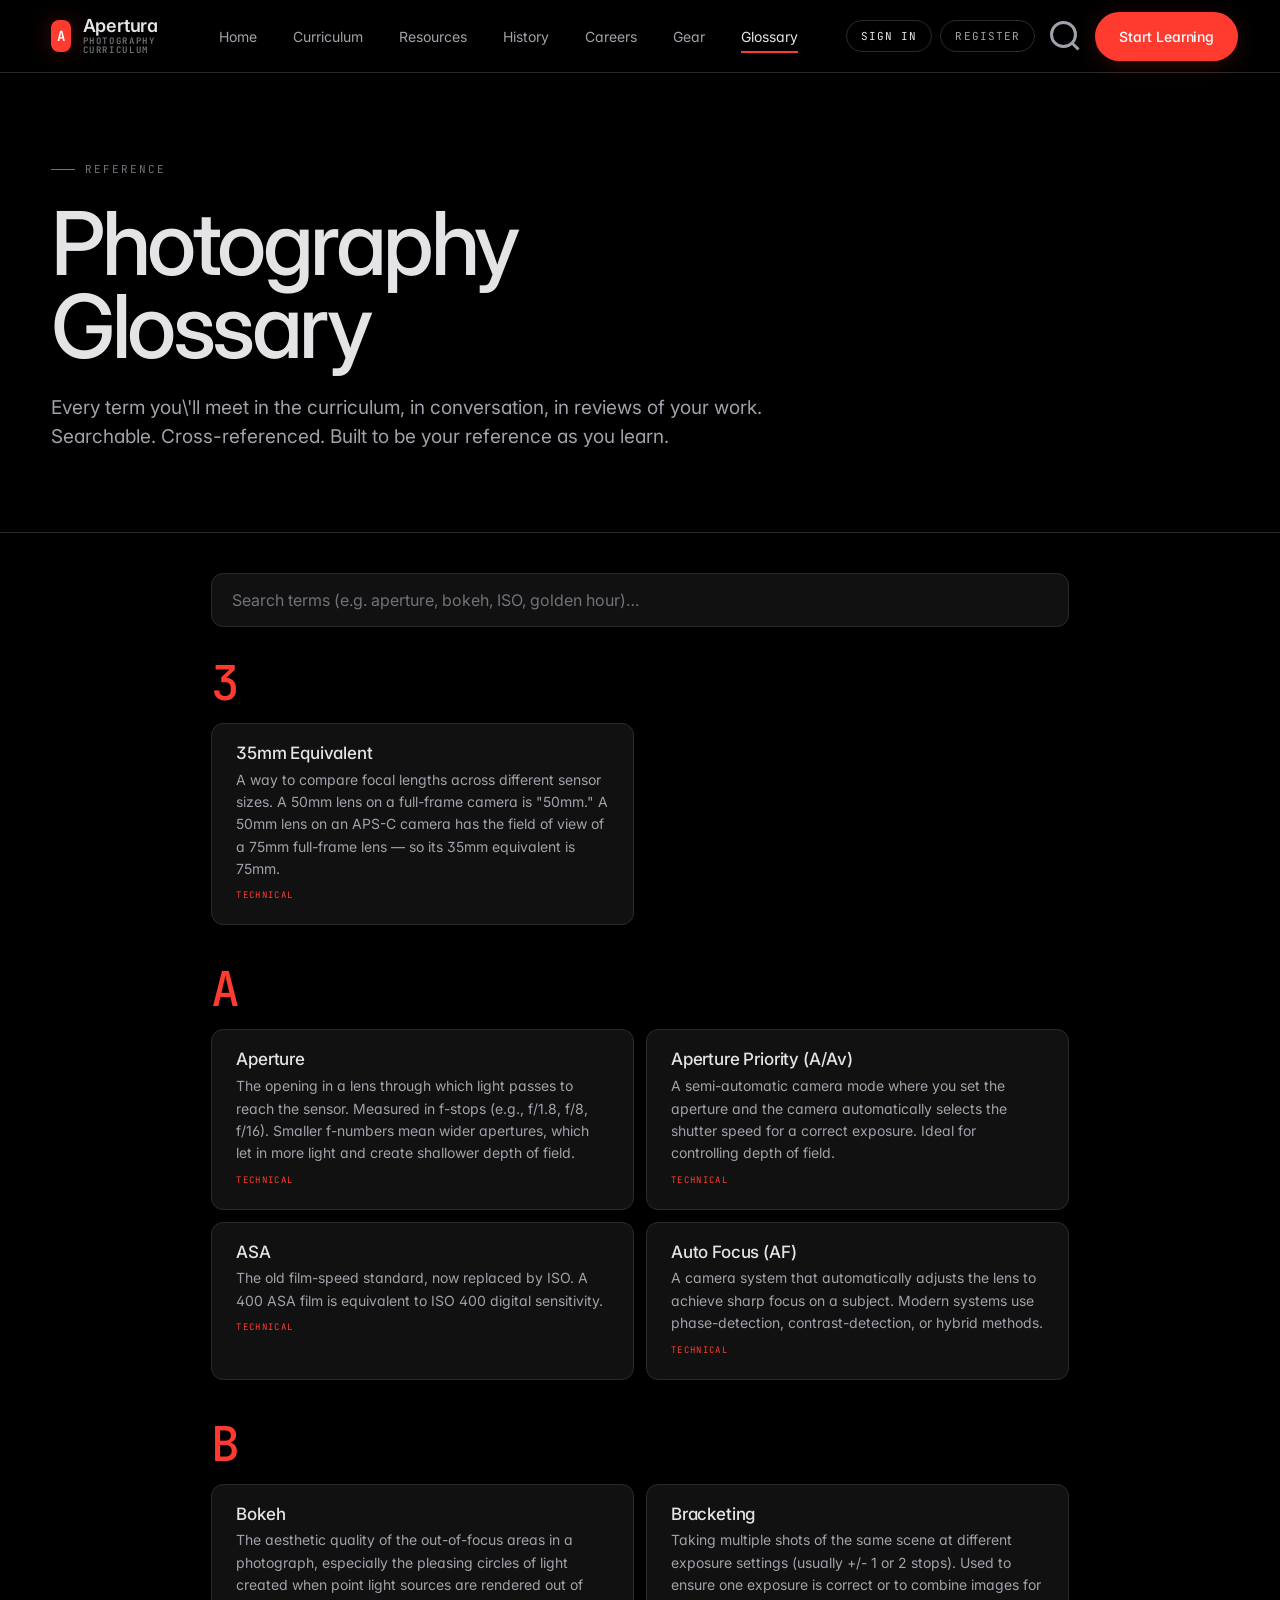
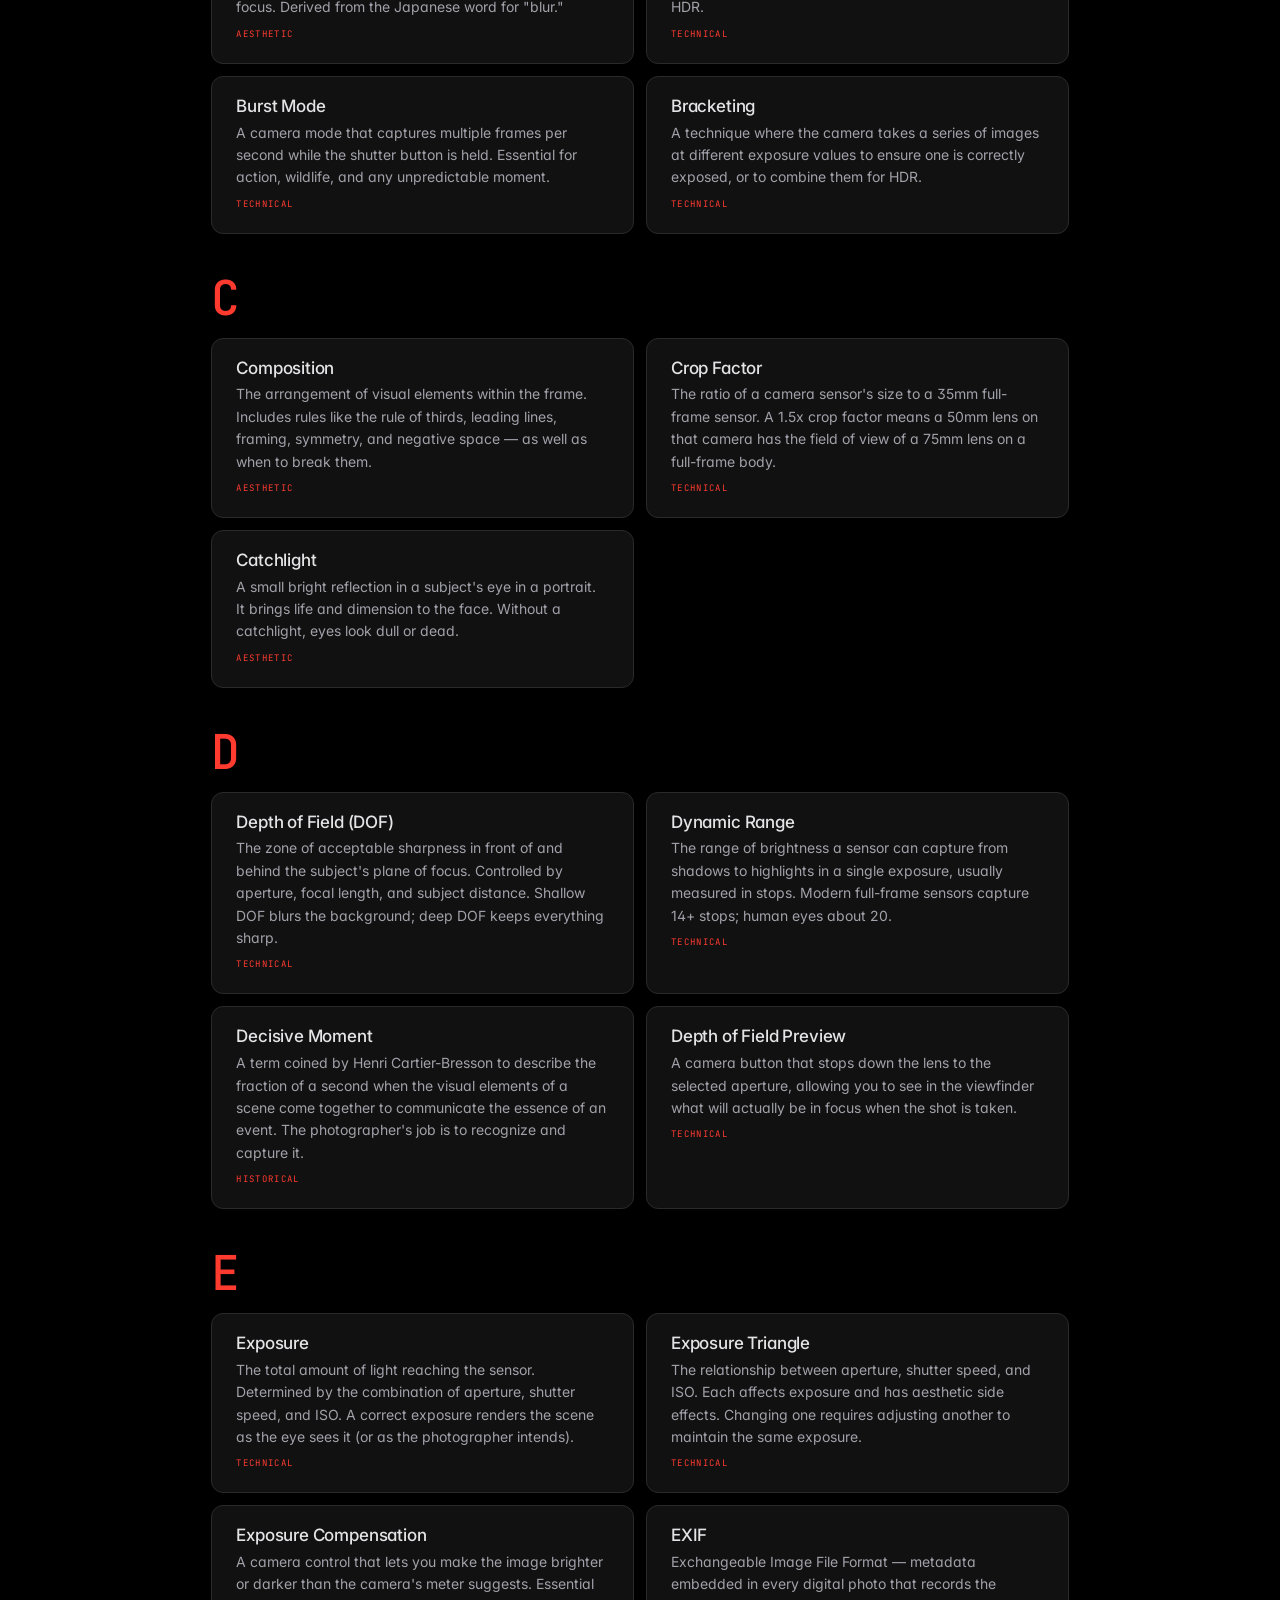
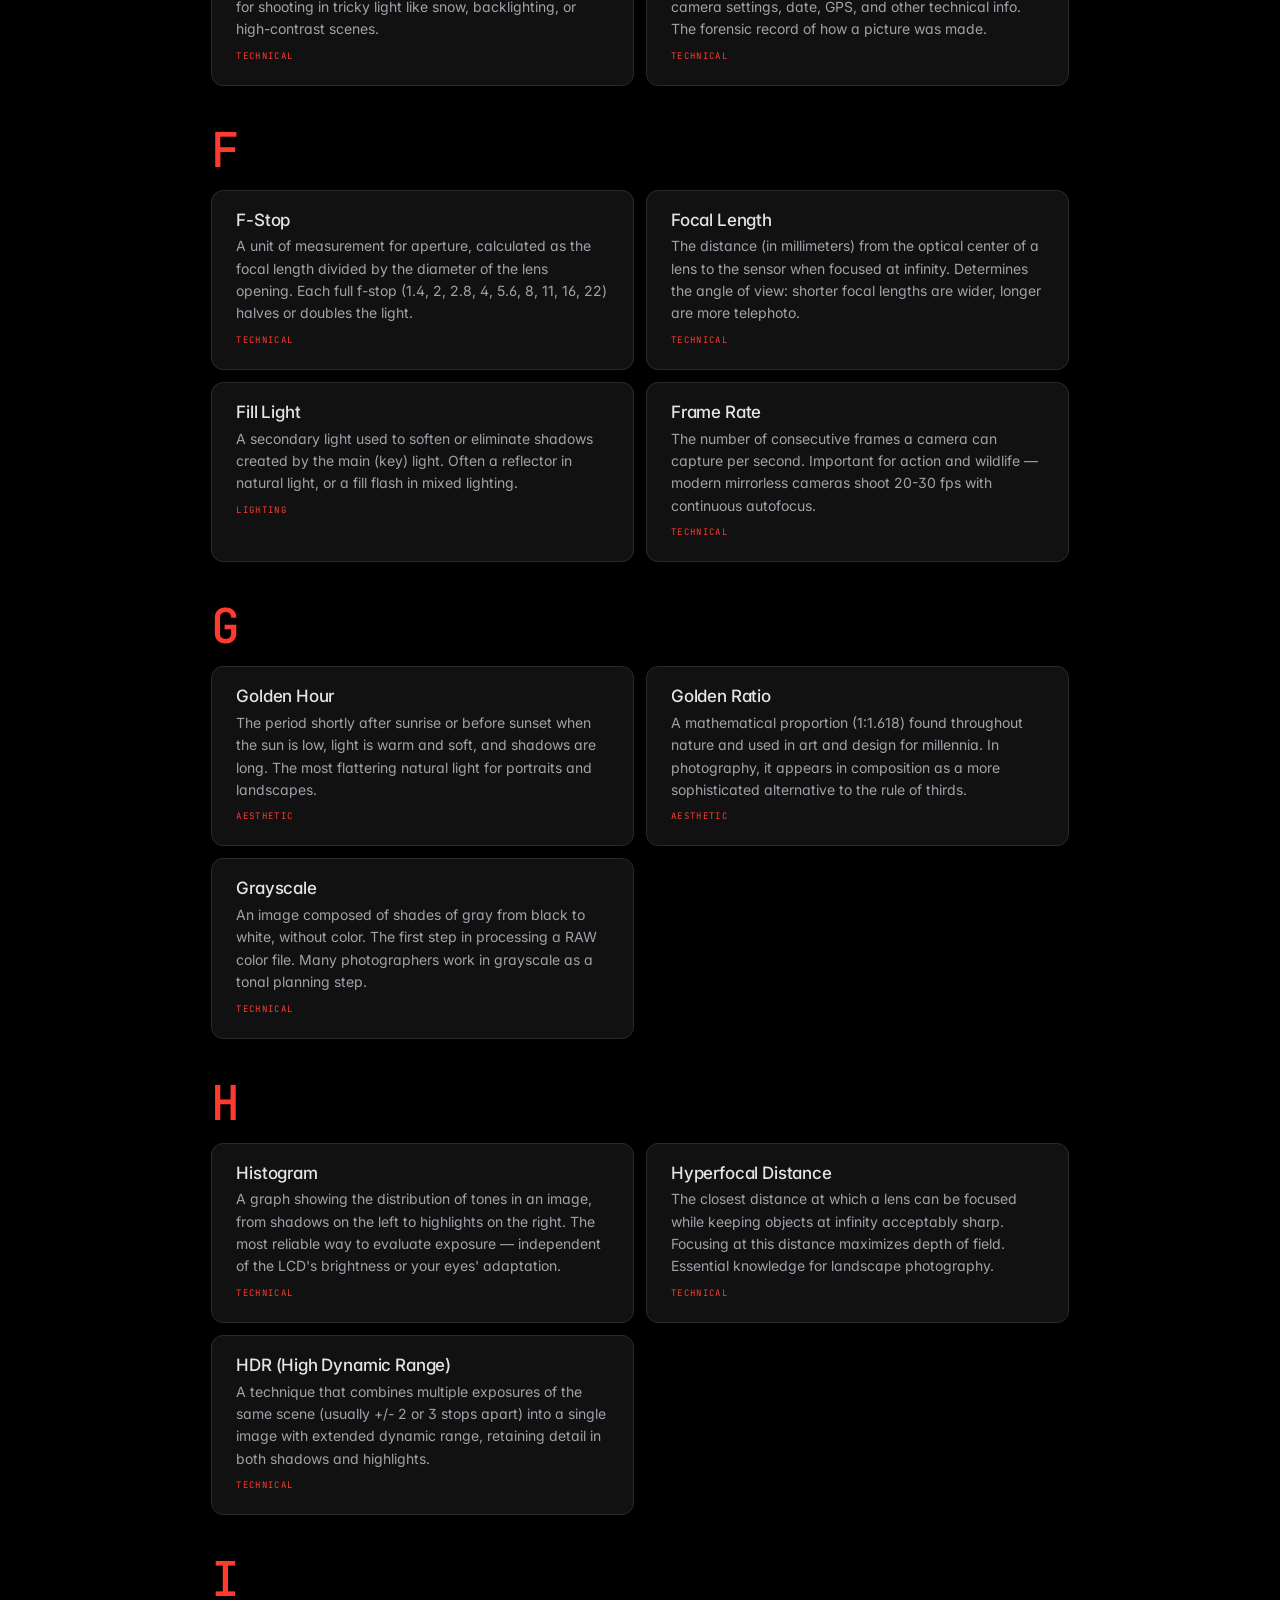
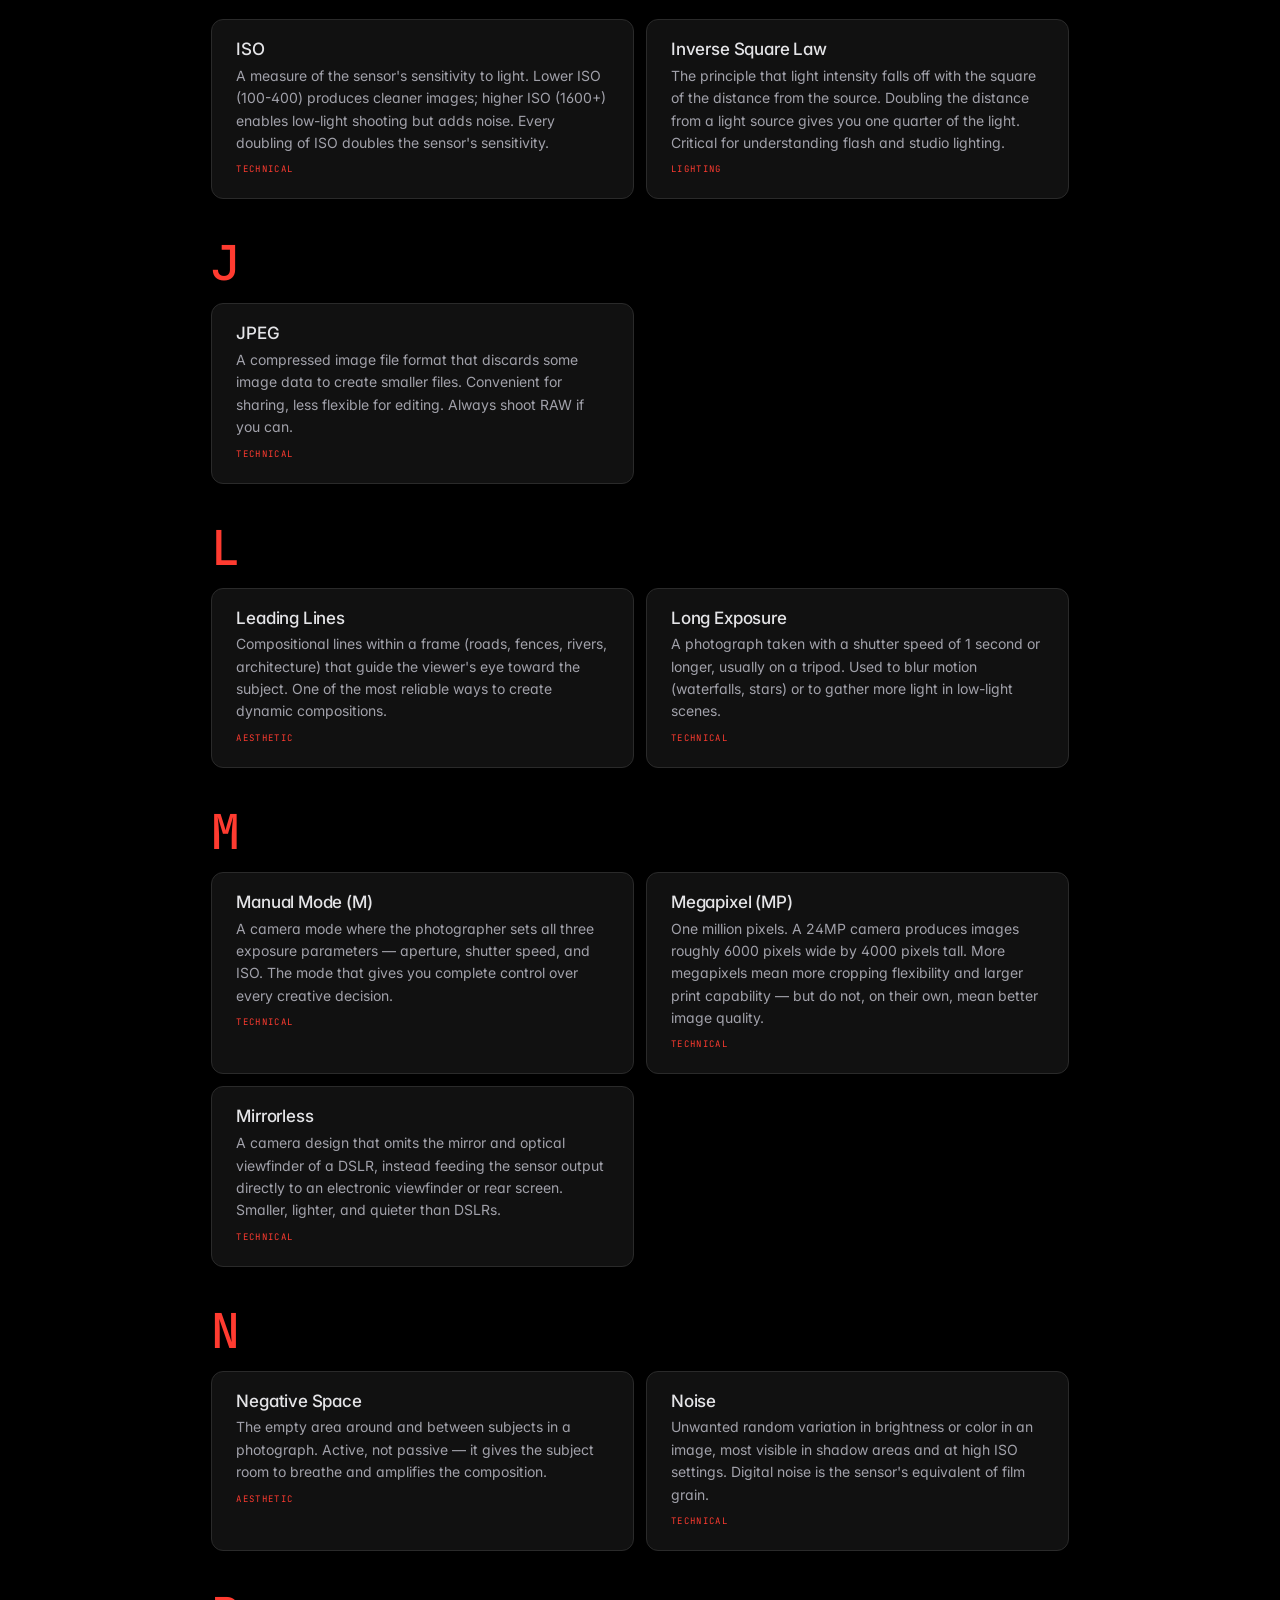
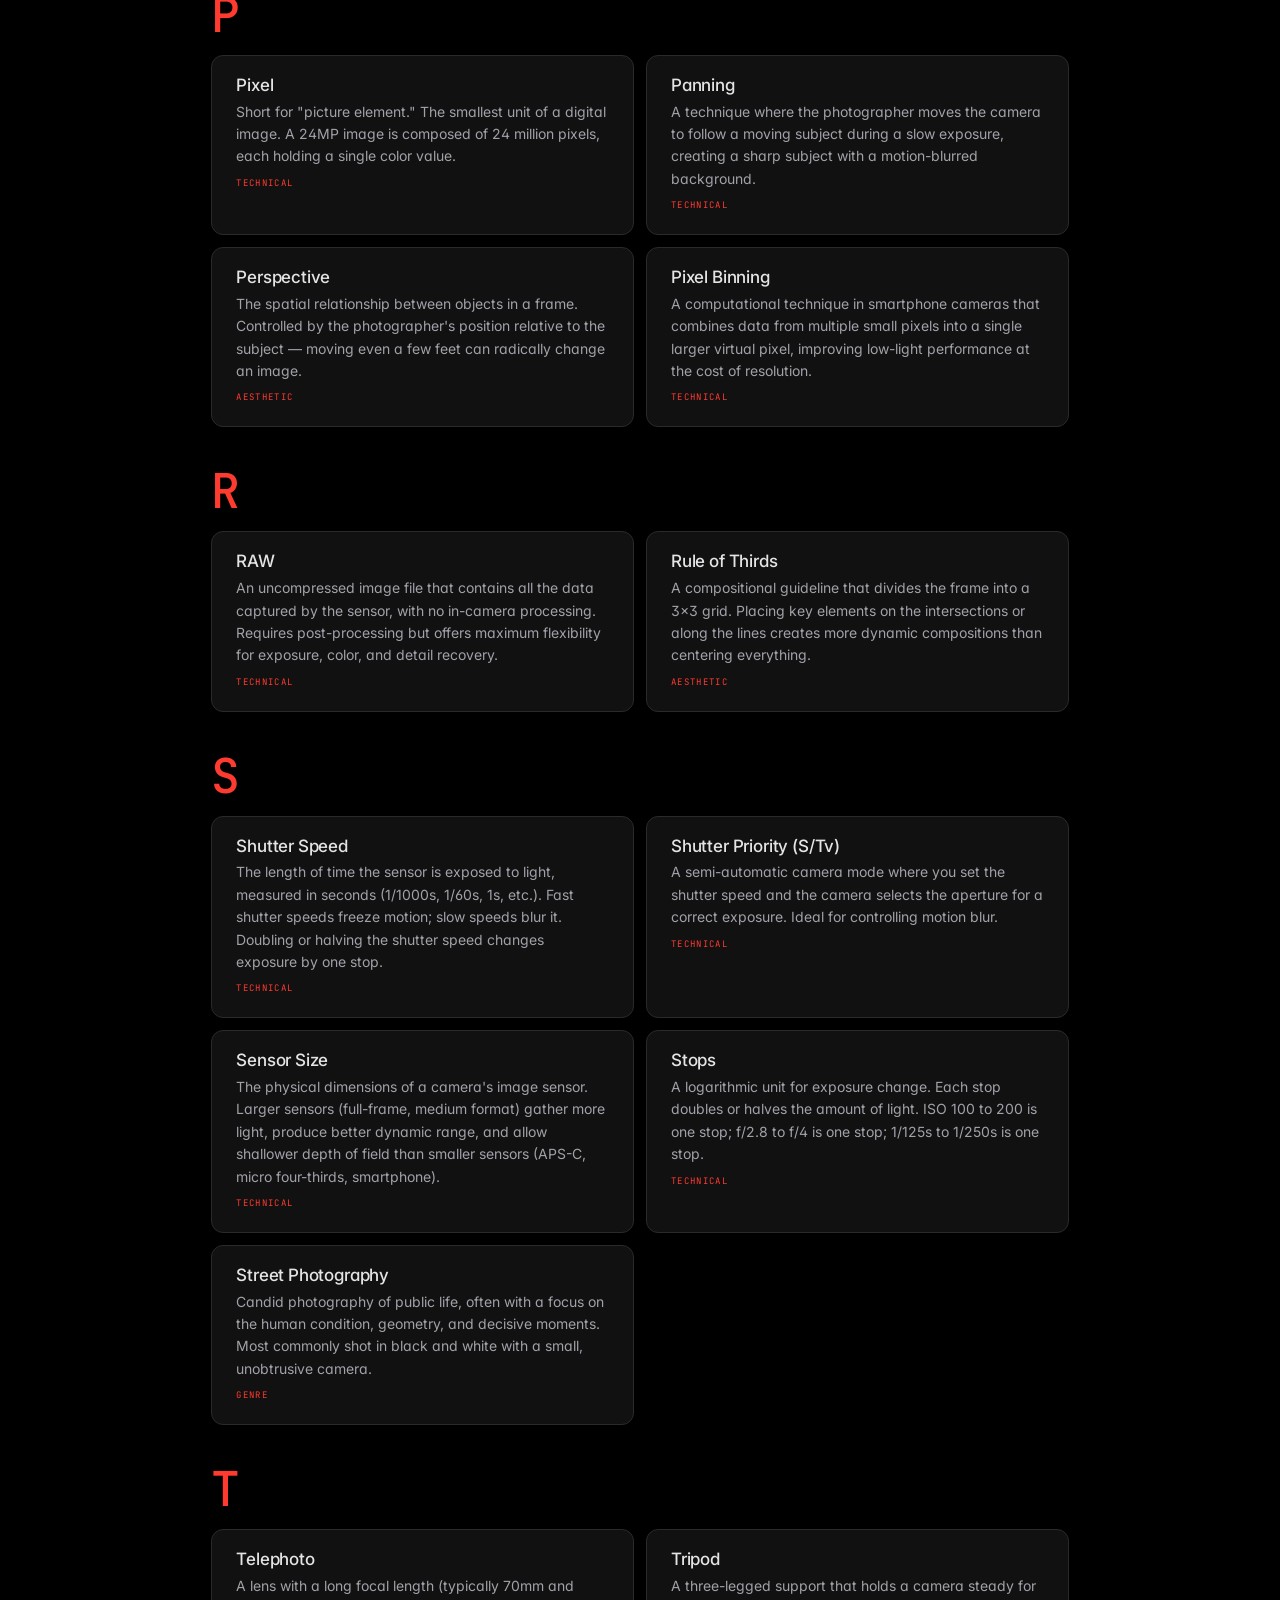
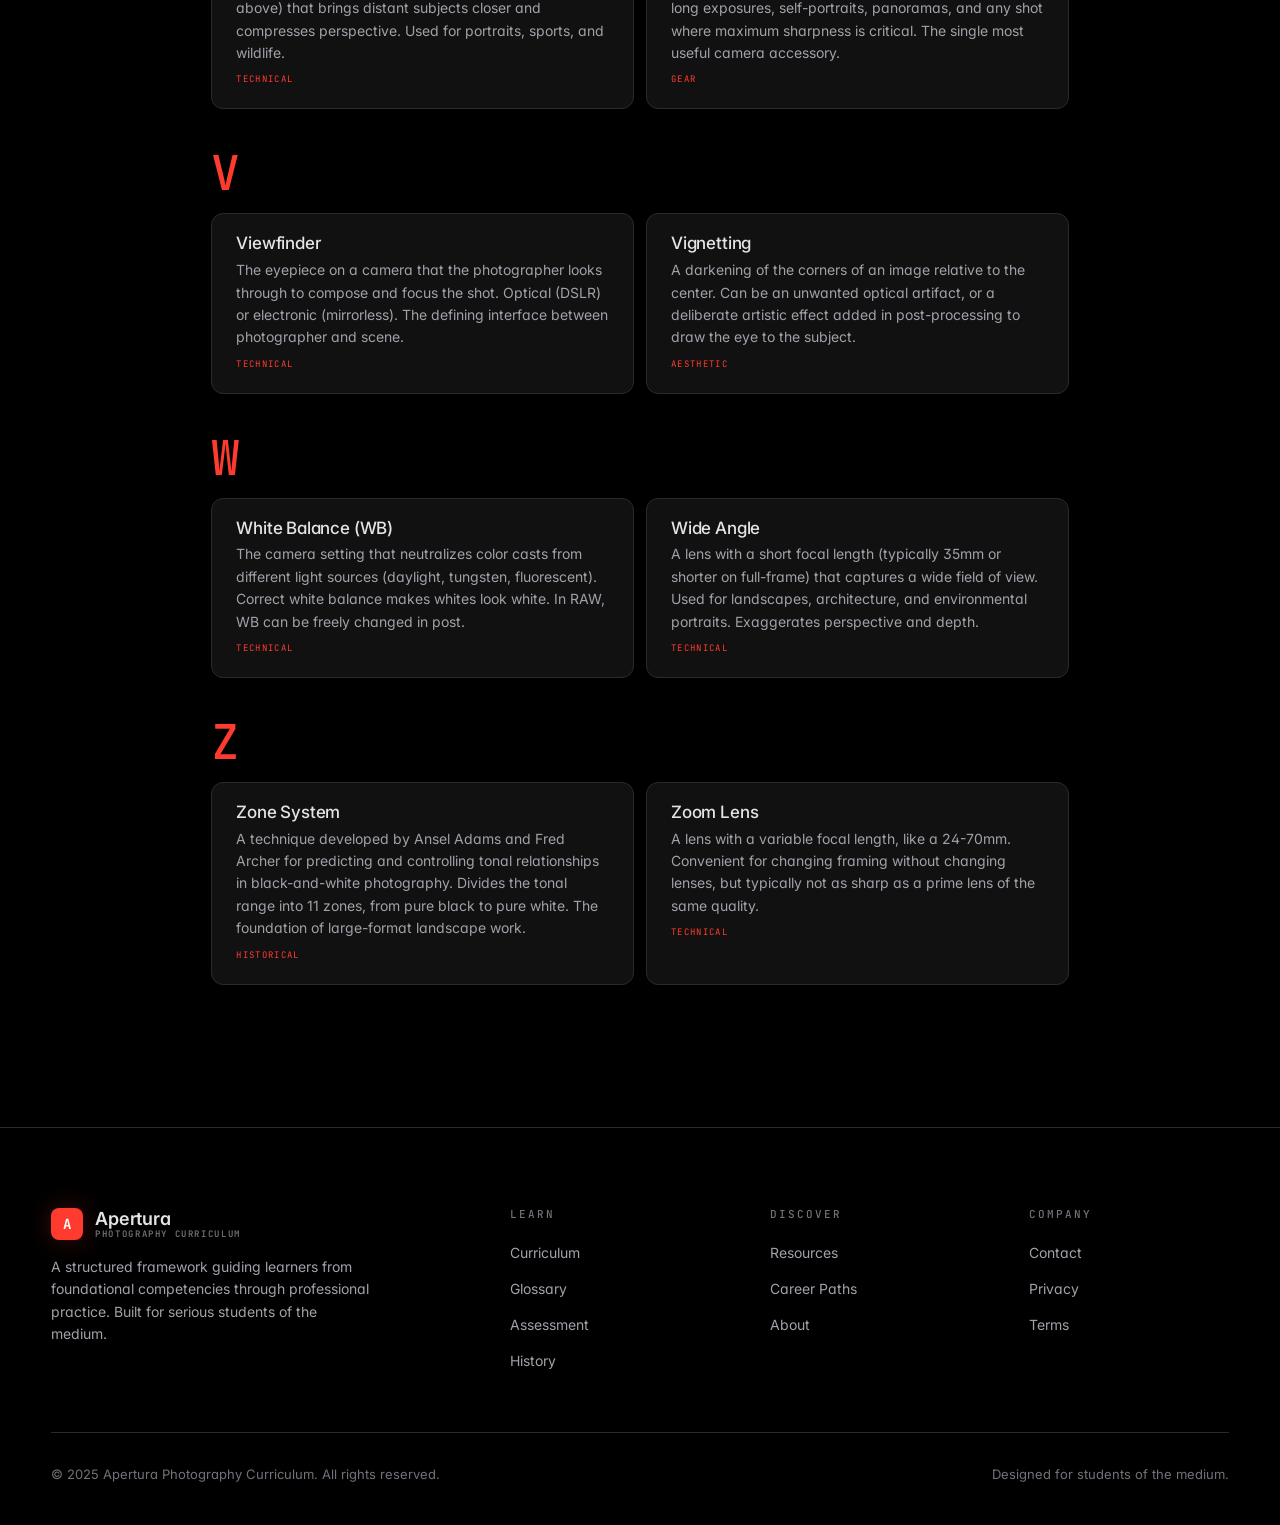
<file: glossary.html>
<!doctype html>
<html lang="en">
<head>
  <meta charset="UTF-8" />
  <meta name="viewport" content="width=device-width, initial-scale=1.0, viewport-fit=cover" />
  <meta name="theme-color" content="#000000" />
  <title>Photography Glossary — Apertura</title>
  <meta name="description" content="Searchable glossary of 60+ essential photography terms — from aperture and bokeh to zone system and the decisive moment. The complete reference." />
    <link rel="icon" type="image/png" sizes="32x32" href="icons/favicon-32.png" />
  <link rel="icon" type="image/png" sizes="16x16" href="icons/favicon-16.png" />
  <link rel="apple-touch-icon" sizes="180x180" href="icons/apple-touch-icon.png" />
  <link rel="manifest" href="manifest.json" />
  <link rel="icon" type="image/svg+xml" href="data:image/svg+xml,%3Csvg xmlns='http://www.w3.org/2000/svg' viewBox='0 0 100 100'%3E%3Crect width='100' height='100' rx='20' fill='%23ff3b30'/%3E%3Ctext x='50' y='72' font-family='serif' font-size='80' font-weight='bold' text-anchor='middle' fill='white'%3EA%3C/text%3E%3C/svg%3E" />
  <link rel="apple-touch-icon" href="data:image/svg+xml,%3Csvg xmlns='http://www.w3.org/2000/svg' viewBox='0 0 100 100'%3E%3Crect width='100' height='100' rx='20' fill='%23ff3b30'/%3E%3Ctext x='50' y='72' font-family='serif' font-size='80' font-weight='bold' text-anchor='middle' fill='white'%3EA%3C/text%3E%3C/svg%3E" />
  <link rel="preconnect" href="https://fonts.googleapis.com">
  <link rel="preconnect" href="https://fonts.gstatic.com" crossorigin>
  <link rel="stylesheet" href="assets/style.css" />
</head>
<body>
  <a href="#main" class="skip-link">Skip to content</a>

  <nav class="nav">
    <div class="container nav-inner">
      <a href="index.html" class="brand">
        <span class="brand-mark">A</span>
        <span class="brand-text">Apertura<small>Photography Curriculum</small></span>
      </a>
            <div class="nav-links">
        <a href="index.html" class="nav-link">Home</a>
        <a href="curriculum.html" class="nav-link">Curriculum</a>
        <a href="resources.html" class="nav-link">Resources</a>
        <a href="history.html" class="nav-link">History</a>
        <a href="careers.html" class="nav-link">Careers</a>
        <a href="gear.html" class="nav-link">Gear</a>
        <a href="glossary.html" class="nav-link active">Glossary</a>
      </div>
      <div class="nav-cta">
        <div class="auth-nav" data-auth-nav></div>
        <a href="#" class="nav-search desktop-only" aria-label="Search">
          <svg viewBox="0 0 24 24" fill="none" stroke="currentColor" stroke-width="2"><circle cx="11" cy="11" r="8"/><path d="m21 21-4.3-4.3"/></svg>
        </a>
        <a href="curriculum.html" class="btn btn-primary desktop-only">Start Learning</a>
        <button class="menu-toggle" aria-label="Menu">
          <svg viewBox="0 0 24 24" width="20" height="20" fill="none" stroke="currentColor" stroke-width="2"><line x1="3" y1="6" x2="21" y2="6"/><line x1="3" y1="12" x2="21" y2="12"/><line x1="3" y1="18" x2="21" y2="18"/></svg>
        </button>
      </div>
    </div>
  </nav>

  <main id="main">
  <section class="page-hero">
    <div class="container">
      <div class="eyebrow">Reference</div>
      <h1>Photography<br>Glossary</h1>
      <p>Every term you\'ll meet in the curriculum, in conversation, in reviews of your work. Searchable. Cross-referenced. Built to be your reference as you learn.</p>
    </div>
  </section>

  <section class="section" style="padding-top:40px">
    <div class="container" style="max-width:960px">
      <input type="search" class="glossary-search" placeholder="Search terms (e.g. aperture, bokeh, ISO, golden hour)…" aria-label="Search glossary" id="glossarySearch" />
      <div id="glossaryMount"></div>
    </div>
  </section>
  </main>

  <footer class="footer">
    <div class="container">
            <div class="footer-grid">
        <div class="footer-brand">
          <a href="index.html" class="brand">
            <span class="brand-mark">A</span>
            <span class="brand-text">Apertura<small>Photography Curriculum</small></span>
          </a>
          <p>A structured framework guiding learners from foundational competencies through professional practice. Built for serious students of the medium.</p>
        </div>
        <div>
          <h4>Learn</h4>
          <ul>
            <li><a href="curriculum.html">Curriculum</a></li>
            <li><a href="glossary.html">Glossary</a></li>
            <li><a href="assessment.html">Assessment</a></li>
            <li><a href="history.html">History</a></li>
          </ul>
        </div>
        <div>
          <h4>Discover</h4>
          <ul>
            <li><a href="resources.html">Resources</a></li>
            <li><a href="careers.html">Career Paths</a></li>
            <li><a href="about.html">About</a></li>
          </ul>
        </div>
        <div>
          <h4>Company</h4>
          <ul>
            <li><a href="about.html#contact">Contact</a></li>
            <li><a href="#">Privacy</a></li>
            <li><a href="#">Terms</a></li>
          </ul>
        </div>
      </div>
      <div class="footer-bottom">
        <p>© 2025 Apertura Photography Curriculum. All rights reserved.</p>
        <p>Designed for students of the medium.</p>
      </div>
    </div>
  </footer>

  <script src="assets/script.js"></script>
  <script src="assets/auth.js?v=7"></script>
  <script src="assets/glossary.js"></script>
</body>
</html>
</file>
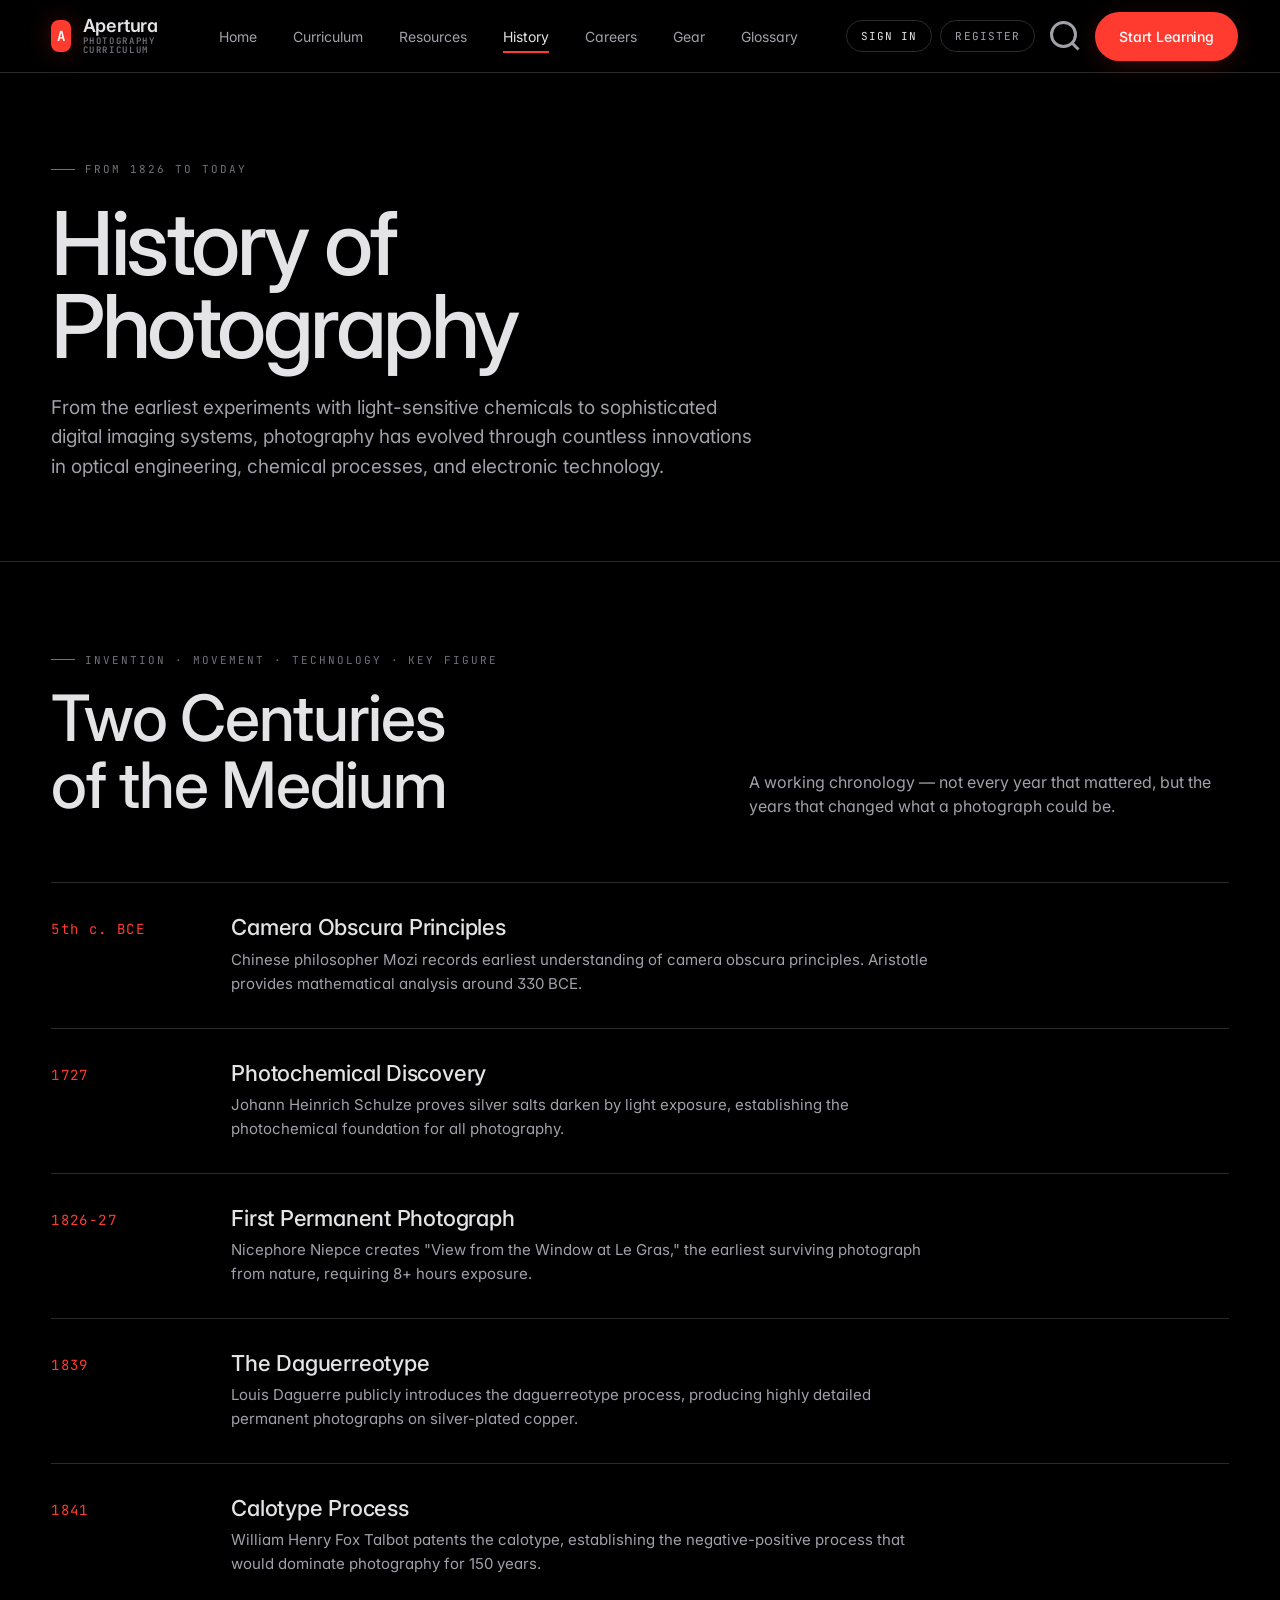
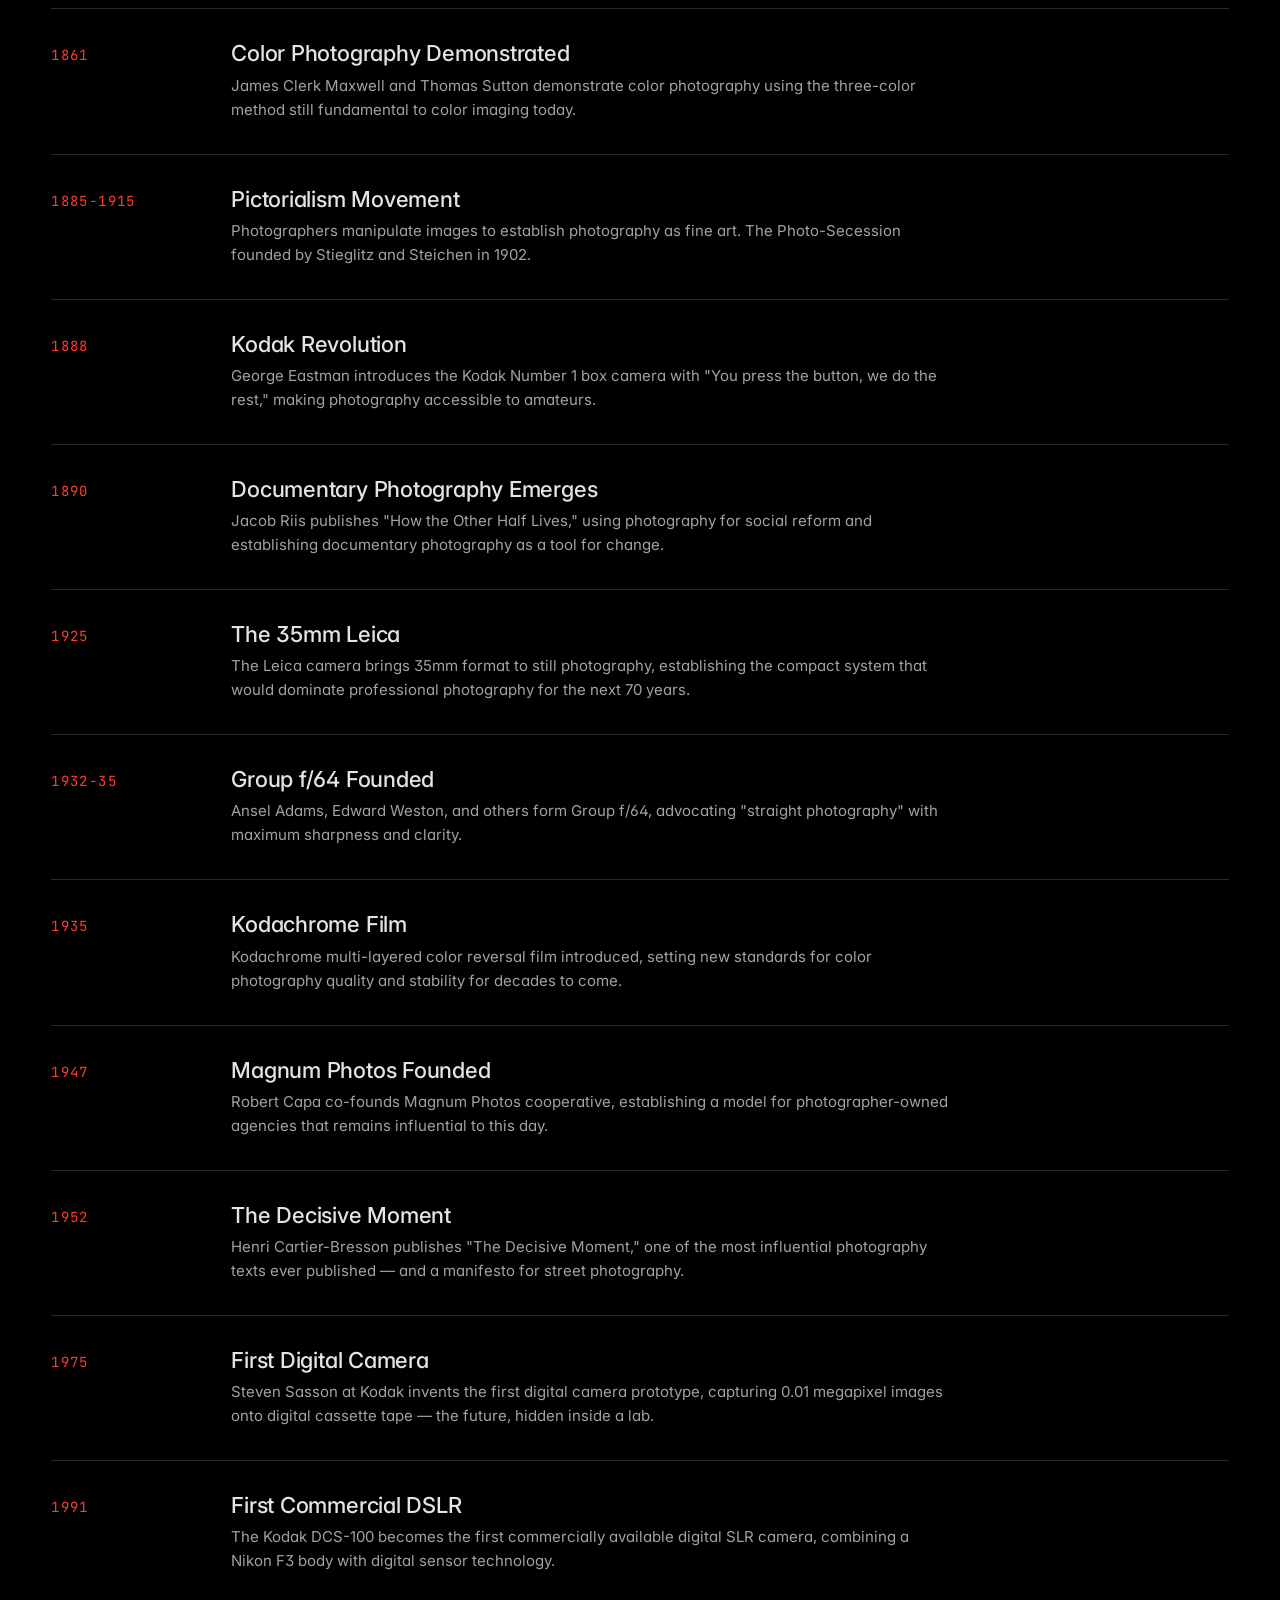
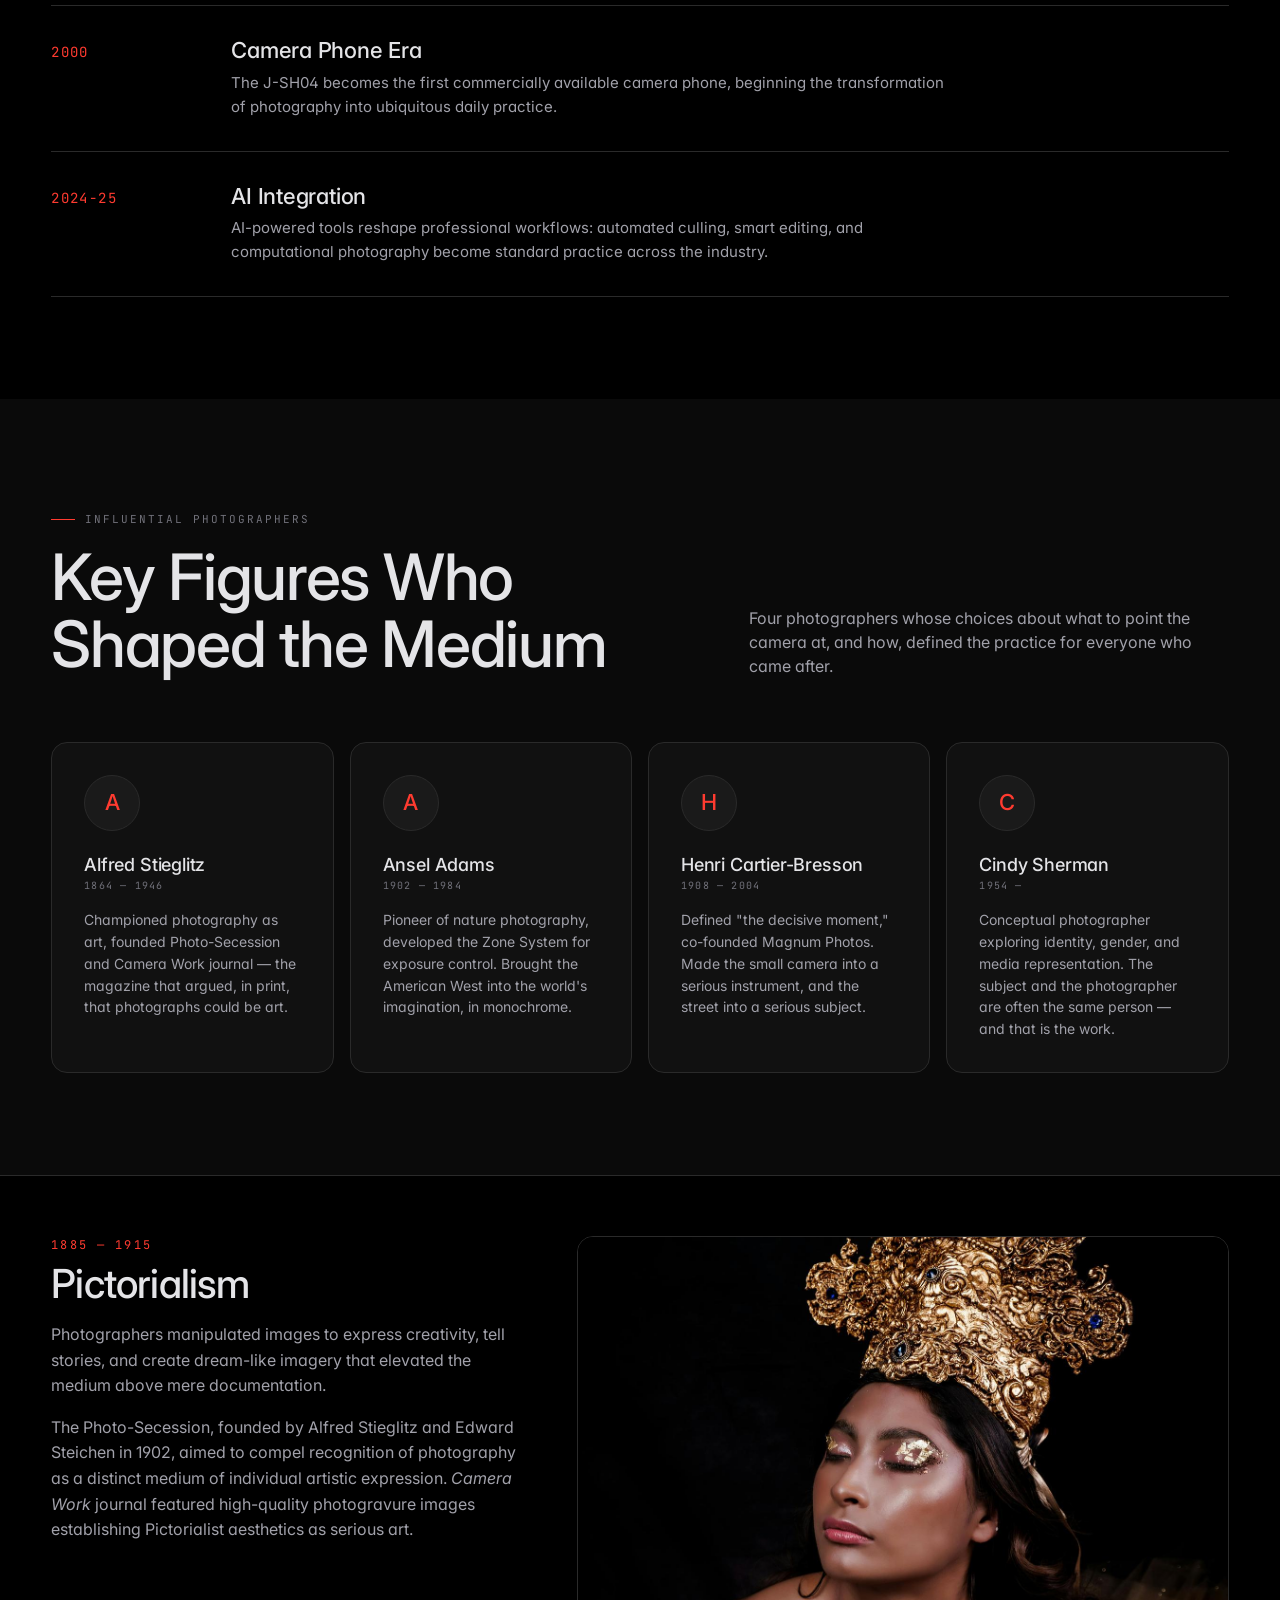
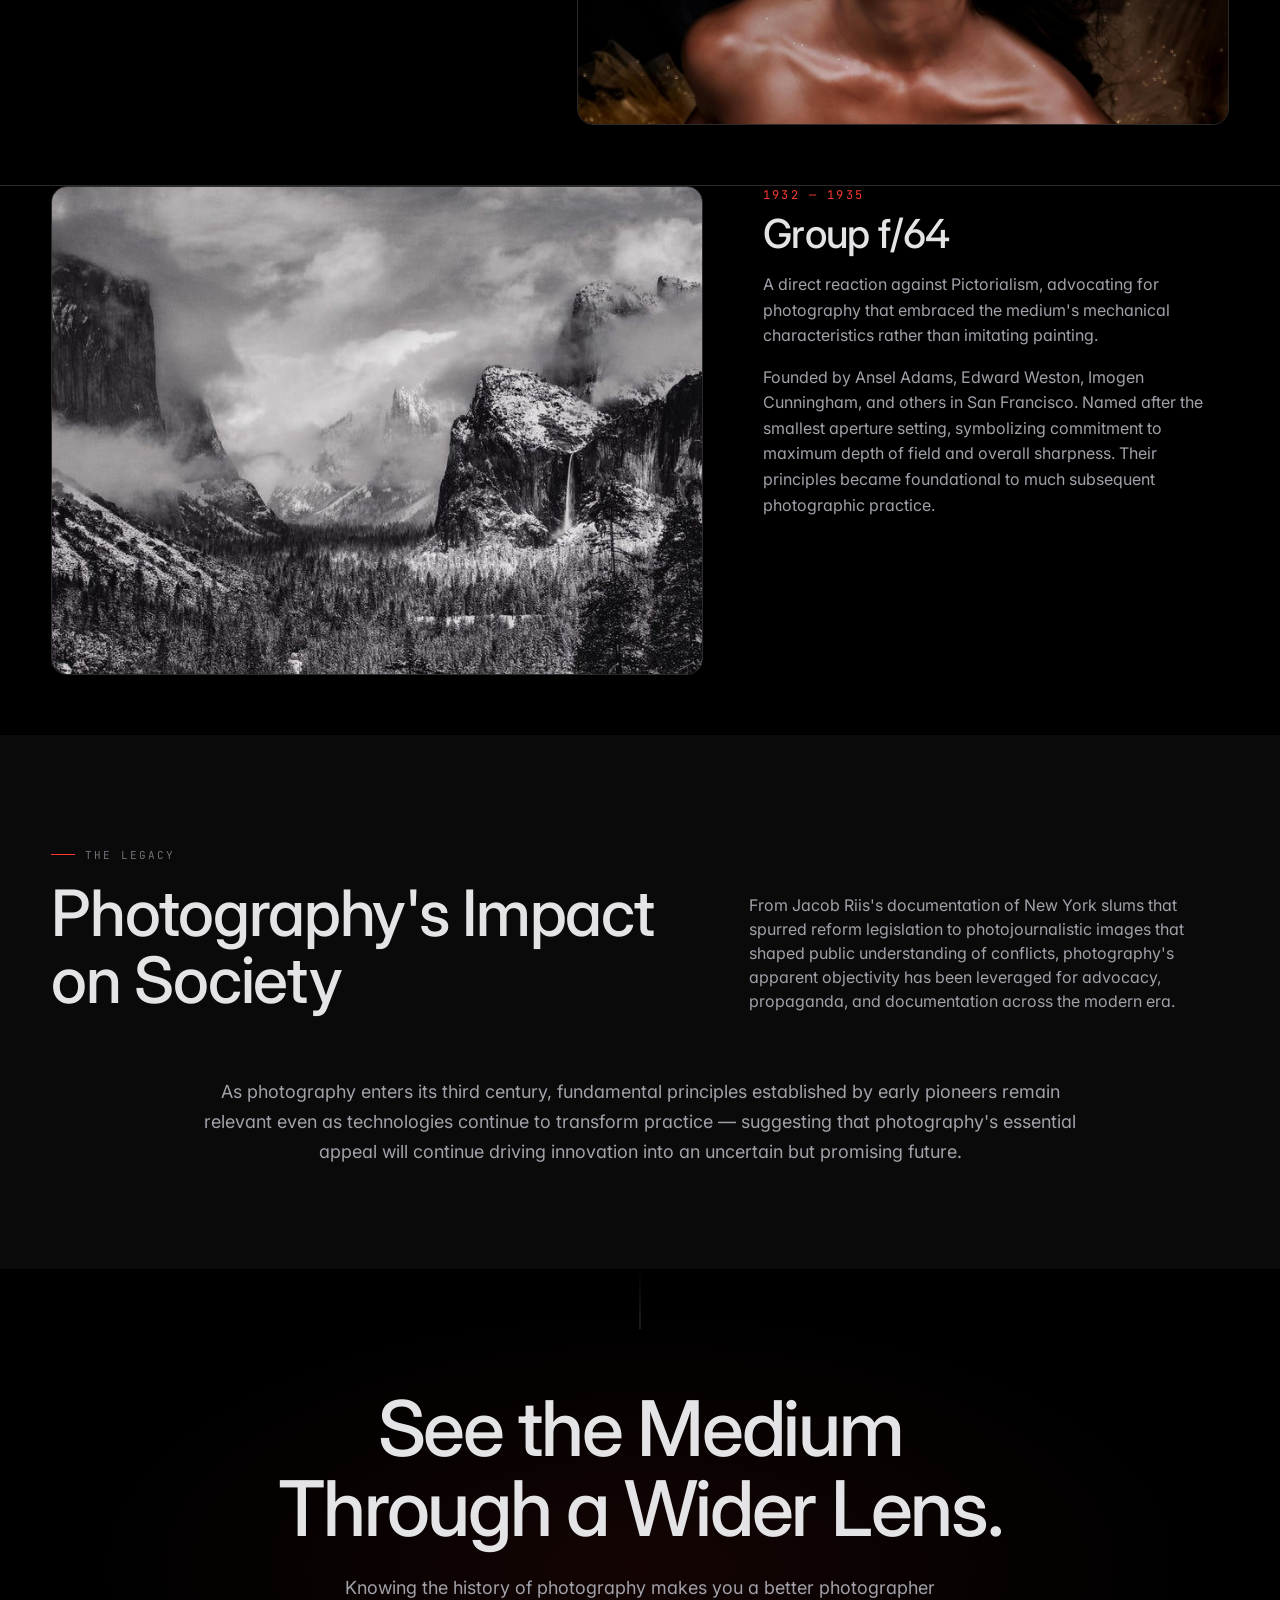
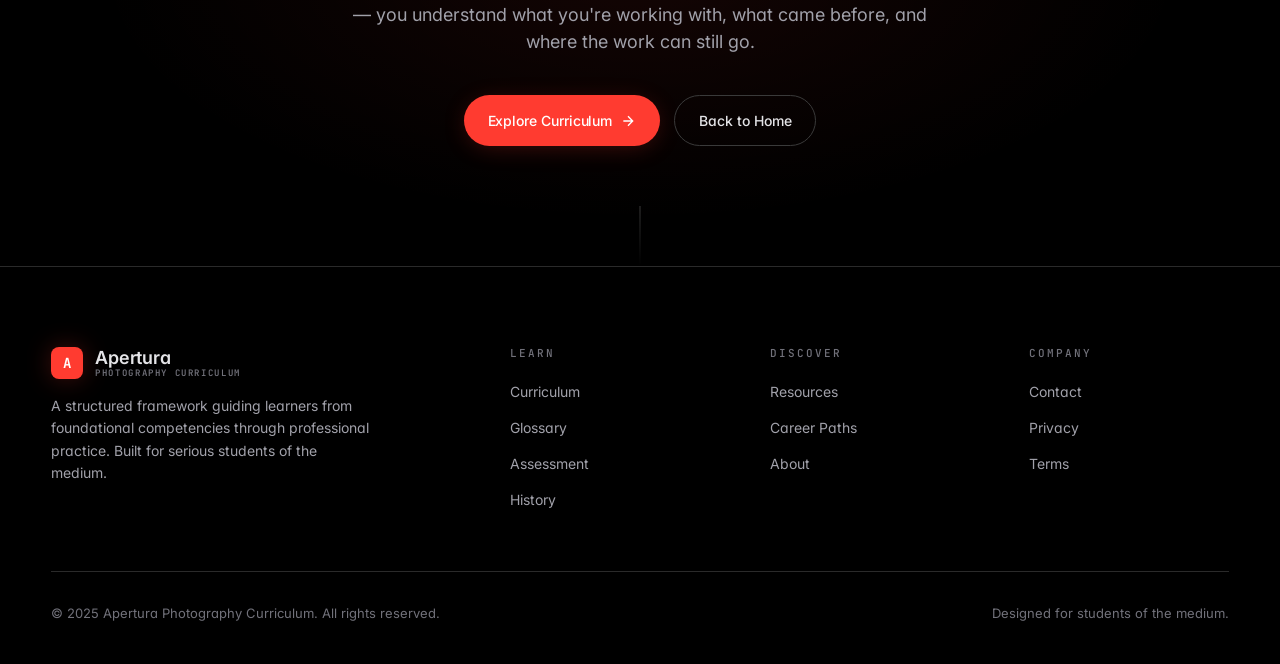
<file: history.html>
<!doctype html>
<html lang="en">
<head>
  <meta charset="UTF-8" />
  <meta name="viewport" content="width=device-width, initial-scale=1.0, viewport-fit=cover" />
  <title>History of Photography — Apertura</title>
  <meta name="description" content="From the earliest experiments with light-sensitive chemicals to sophisticated digital imaging systems — the evolution of photography through two centuries of innovation." />
  <link rel="preconnect" href="https://fonts.googleapis.com">
  <link rel="preconnect" href="https://fonts.gstatic.com" crossorigin>
    <link rel="icon" type="image/png" sizes="32x32" href="icons/favicon-32.png" />
  <link rel="icon" type="image/png" sizes="16x16" href="icons/favicon-16.png" />
  <link rel="apple-touch-icon" sizes="180x180" href="icons/apple-touch-icon.png" />
  <link rel="manifest" href="manifest.json" />
  <meta name="theme-color" content="#000000" />
  <link rel="icon" type="image/svg+xml" href="data:image/svg+xml,%3Csvg xmlns='http://www.w3.org/2000/svg' viewBox='0 0 100 100'%3E%3Crect width='100' height='100' rx='20' fill='%23ff3b30'/%3E%3Ctext x='50' y='72' font-family='serif' font-size='80' font-weight='bold' text-anchor='middle' fill='white'%3EA%3C/text%3E%3C/svg%3E" />
  <link rel="apple-touch-icon" href="data:image/svg+xml,%3Csvg xmlns='http://www.w3.org/2000/svg' viewBox='0 0 100 100'%3E%3Crect width='100' height='100' rx='20' fill='%23ff3b30'/%3E%3Ctext x='50' y='72' font-family='serif' font-size='80' font-weight='bold' text-anchor='middle' fill='white'%3EA%3C/text%3E%3C/svg%3E" />
  <link rel="stylesheet" href="assets/style.css" />
</head>
<body id="main">
  <a href="#main" class="skip-link">Skip to content</a>

  <!-- ============ NAV ============ -->
  <nav class="nav">
    <div class="container nav-inner">
      <a href="index.html" class="brand">
        <span class="brand-mark">A</span>
        <span class="brand-text">Apertura<small>Photography Curriculum</small></span>
      </a>
            <div class="nav-links">
        <a href="index.html" class="nav-link">Home</a>
        <a href="curriculum.html" class="nav-link">Curriculum</a>
        <a href="resources.html" class="nav-link">Resources</a>
        <a href="history.html" class="nav-link active">History</a>
        <a href="careers.html" class="nav-link">Careers</a>
        <a href="gear.html" class="nav-link">Gear</a>
        <a href="glossary.html" class="nav-link">Glossary</a>
      </div>
      <div class="nav-cta">
        <div class="auth-nav" data-auth-nav></div>
        <a href="#" class="nav-search desktop-only" aria-label="Search">
          <svg viewBox="0 0 24 24" fill="none" stroke="currentColor" stroke-width="2"><circle cx="11" cy="11" r="8"/><path d="m21 21-4.3-4.3"/></svg>
        </a>
        <a href="curriculum.html" class="btn btn-primary desktop-only">Start Learning</a>
        <button class="menu-toggle" aria-label="Menu">
          <svg viewBox="0 0 24 24" width="20" height="20" fill="none" stroke="currentColor" stroke-width="2"><line x1="3" y1="6" x2="21" y2="6"/><line x1="3" y1="12" x2="21" y2="12"/><line x1="3" y1="18" x2="21" y2="18"/></svg>
        </button>
      </div>
    </div>
  </nav>

  <!-- ============ PAGE HERO ============ -->
  <section class="page-hero">
    <div class="container">
      <div class="eyebrow">From 1826 to Today</div>
      <h1>History of<br>Photography</h1>
      <p>From the earliest experiments with light-sensitive chemicals to sophisticated digital imaging systems, photography has evolved through countless innovations in optical engineering, chemical processes, and electronic technology.</p>
    </div>
  </section>

  <!-- ============ TIMELINE ============ -->
  <section class="section" style="padding-top:80px">
    <div class="container">
      <div class="section-head">
        <div>
          <div class="eyebrow" style="margin-bottom:16px">Invention · Movement · Technology · Key Figure</div>
          <h2>Two Centuries<br>of the Medium</h2>
        </div>
        <p>A working chronology — not every year that mattered, but the years that changed what a photograph could be.</p>
      </div>

      <div class="timeline reveal">
        <div class="timeline-item">
          <div class="ti-year">5th c. BCE</div>
          <div><h3>Camera Obscura Principles</h3><p>Chinese philosopher Mozi records earliest understanding of camera obscura principles. Aristotle provides mathematical analysis around 330 BCE.</p></div>
        </div>
        <div class="timeline-item">
          <div class="ti-year">1727</div>
          <div><h3>Photochemical Discovery</h3><p>Johann Heinrich Schulze proves silver salts darken by light exposure, establishing the photochemical foundation for all photography.</p></div>
        </div>
        <div class="timeline-item">
          <div class="ti-year">1826-27</div>
          <div><h3>First Permanent Photograph</h3><p>Nicephore Niepce creates "View from the Window at Le Gras," the earliest surviving photograph from nature, requiring 8+ hours exposure.</p></div>
        </div>
        <div class="timeline-item">
          <div class="ti-year">1839</div>
          <div><h3>The Daguerreotype</h3><p>Louis Daguerre publicly introduces the daguerreotype process, producing highly detailed permanent photographs on silver-plated copper.</p></div>
        </div>
        <div class="timeline-item">
          <div class="ti-year">1841</div>
          <div><h3>Calotype Process</h3><p>William Henry Fox Talbot patents the calotype, establishing the negative-positive process that would dominate photography for 150 years.</p></div>
        </div>
        <div class="timeline-item">
          <div class="ti-year">1861</div>
          <div><h3>Color Photography Demonstrated</h3><p>James Clerk Maxwell and Thomas Sutton demonstrate color photography using the three-color method still fundamental to color imaging today.</p></div>
        </div>
        <div class="timeline-item">
          <div class="ti-year">1885-1915</div>
          <div><h3>Pictorialism Movement</h3><p>Photographers manipulate images to establish photography as fine art. The Photo-Secession founded by Stieglitz and Steichen in 1902.</p></div>
        </div>
        <div class="timeline-item">
          <div class="ti-year">1888</div>
          <div><h3>Kodak Revolution</h3><p>George Eastman introduces the Kodak Number 1 box camera with "You press the button, we do the rest," making photography accessible to amateurs.</p></div>
        </div>
        <div class="timeline-item">
          <div class="ti-year">1890</div>
          <div><h3>Documentary Photography Emerges</h3><p>Jacob Riis publishes "How the Other Half Lives," using photography for social reform and establishing documentary photography as a tool for change.</p></div>
        </div>
        <div class="timeline-item">
          <div class="ti-year">1925</div>
          <div><h3>The 35mm Leica</h3><p>The Leica camera brings 35mm format to still photography, establishing the compact system that would dominate professional photography for the next 70 years.</p></div>
        </div>
        <div class="timeline-item">
          <div class="ti-year">1932-35</div>
          <div><h3>Group f/64 Founded</h3><p>Ansel Adams, Edward Weston, and others form Group f/64, advocating "straight photography" with maximum sharpness and clarity.</p></div>
        </div>
        <div class="timeline-item">
          <div class="ti-year">1935</div>
          <div><h3>Kodachrome Film</h3><p>Kodachrome multi-layered color reversal film introduced, setting new standards for color photography quality and stability for decades to come.</p></div>
        </div>
        <div class="timeline-item">
          <div class="ti-year">1947</div>
          <div><h3>Magnum Photos Founded</h3><p>Robert Capa co-founds Magnum Photos cooperative, establishing a model for photographer-owned agencies that remains influential to this day.</p></div>
        </div>
        <div class="timeline-item">
          <div class="ti-year">1952</div>
          <div><h3>The Decisive Moment</h3><p>Henri Cartier-Bresson publishes "The Decisive Moment," one of the most influential photography texts ever published — and a manifesto for street photography.</p></div>
        </div>
        <div class="timeline-item">
          <div class="ti-year">1975</div>
          <div><h3>First Digital Camera</h3><p>Steven Sasson at Kodak invents the first digital camera prototype, capturing 0.01 megapixel images onto digital cassette tape — the future, hidden inside a lab.</p></div>
        </div>
        <div class="timeline-item">
          <div class="ti-year">1991</div>
          <div><h3>First Commercial DSLR</h3><p>The Kodak DCS-100 becomes the first commercially available digital SLR camera, combining a Nikon F3 body with digital sensor technology.</p></div>
        </div>
        <div class="timeline-item">
          <div class="ti-year">2000</div>
          <div><h3>Camera Phone Era</h3><p>The J-SH04 becomes the first commercially available camera phone, beginning the transformation of photography into ubiquitous daily practice.</p></div>
        </div>
        <div class="timeline-item">
          <div class="ti-year">2024-25</div>
          <div><h3>AI Integration</h3><p>AI-powered tools reshape professional workflows: automated culling, smart editing, and computational photography become standard practice across the industry.</p></div>
        </div>
      </div>
    </div>
  </section>

  <!-- ============ KEY FIGURES ============ -->
  <section class="section" style="background:var(--bg-soft)">
    <div class="container">
      <div class="section-head">
        <div>
          <div class="eyebrow" style="margin-bottom:16px">Influential Photographers</div>
          <h2>Key Figures Who<br>Shaped the Medium</h2>
        </div>
        <p>Four photographers whose choices about what to point the camera at, and how, defined the practice for everyone who came after.</p>
      </div>

      <div class="photographers-grid">
        <div class="photographer-card reveal">
          <div class="pc-avatar">A</div>
          <h3>Alfred Stieglitz</h3>
          <div class="pc-years">1864 — 1946</div>
          <p>Championed photography as art, founded Photo-Secession and Camera Work journal — the magazine that argued, in print, that photographs could be art.</p>
        </div>
        <div class="photographer-card reveal">
          <div class="pc-avatar">A</div>
          <h3>Ansel Adams</h3>
          <div class="pc-years">1902 — 1984</div>
          <p>Pioneer of nature photography, developed the Zone System for exposure control. Brought the American West into the world's imagination, in monochrome.</p>
        </div>
        <div class="photographer-card reveal">
          <div class="pc-avatar">H</div>
          <h3>Henri Cartier-Bresson</h3>
          <div class="pc-years">1908 — 2004</div>
          <p>Defined "the decisive moment," co-founded Magnum Photos. Made the small camera into a serious instrument, and the street into a serious subject.</p>
        </div>
        <div class="photographer-card reveal">
          <div class="pc-avatar">C</div>
          <h3>Cindy Sherman</h3>
          <div class="pc-years">1954 —</div>
          <p>Conceptual photographer exploring identity, gender, and media representation. The subject and the photographer are often the same person — and that is the work.</p>
        </div>
      </div>
    </div>
  </section>

  <!-- ============ PICTORIALISM ============ -->
  <section class="section movement">
    <div class="container">
      <div class="movement-grid">
        <div>
          <div class="movement-year">1885 — 1915</div>
          <h3>Pictorialism</h3>
          <p>Photographers manipulated images to express creativity, tell stories, and create dream-like imagery that elevated the medium above mere documentation.</p>
          <p>The Photo-Secession, founded by Alfred Stieglitz and Edward Steichen in 1902, aimed to compel recognition of photography as a distinct medium of individual artistic expression. <em>Camera Work</em> journal featured high-quality photogravure images establishing Pictorialist aesthetics as serious art.</p>
        </div>
        <div class="movement-img">
          <img src="images/dramatic-studio-portrait-woman-gold-crown-lighting-reference.jpg" alt="Pictorialist-style dramatic portrait — fine art photography tradition" loading="lazy" />
        </div>
      </div>
    </div>
  </section>

  <!-- ============ GROUP F/64 ============ -->
  <section class="section movement" style="padding-top:0">
    <div class="container">
      <div class="movement-grid reverse">
        <div>
          <div class="movement-year">1932 — 1935</div>
          <h3>Group f/64</h3>
          <p>A direct reaction against Pictorialism, advocating for photography that embraced the medium's mechanical characteristics rather than imitating painting.</p>
          <p>Founded by Ansel Adams, Edward Weston, Imogen Cunningham, and others in San Francisco. Named after the smallest aperture setting, symbolizing commitment to maximum depth of field and overall sharpness. Their principles became foundational to much subsequent photographic practice.</p>
        </div>
        <div class="movement-img">
          <img src="images/ansel-adams-clearing-winter-storm-yosemite-bw.jpg" alt="Group f/64 aesthetic — sharp landscape in the style of Ansel Adams" loading="lazy" />
        </div>
      </div>
    </div>
  </section>

  <!-- ============ THE LEGACY ============ -->
  <section class="section" style="background:var(--bg-soft)">
    <div class="container">
      <div class="section-head">
        <div>
          <div class="eyebrow" style="margin-bottom:16px">The Legacy</div>
          <h2>Photography's Impact<br>on Society</h2>
        </div>
        <p>From Jacob Riis's documentation of New York slums that spurred reform legislation to photojournalistic images that shaped public understanding of conflicts, photography's apparent objectivity has been leveraged for advocacy, propaganda, and documentation across the modern era.</p>
      </div>
      <p style="color:var(--text-2); font-size:18px; line-height:1.65; max-width:880px; margin:32px auto 0; text-align:center">As photography enters its third century, fundamental principles established by early pioneers remain relevant even as technologies continue to transform practice — suggesting that photography's essential appeal will continue driving innovation into an uncertain but promising future.</p>
    </div>
  </section>

  <!-- ============ CTA ============ -->
  <section class="cta-banner">
    <div class="container">
      <h2>See the Medium<br>Through a Wider Lens.</h2>
      <p>Knowing the history of photography makes you a better photographer — you understand what you're working with, what came before, and where the work can still go.</p>
      <div class="actions">
        <a href="curriculum.html" class="btn btn-primary">Explore Curriculum <svg viewBox="0 0 24 24" fill="none" stroke="currentColor" stroke-width="2"><path d="M5 12h14M12 5l7 7-7 7"/></svg></a>
        <a href="index.html" class="btn btn-ghost">Back to Home</a>
      </div>
    </div>
  </section>

  <!-- ============ FOOTER ============ -->
  <footer class="footer">
    <div class="container">
            <div class="footer-grid">
        <div class="footer-brand">
          <a href="index.html" class="brand">
            <span class="brand-mark">A</span>
            <span class="brand-text">Apertura<small>Photography Curriculum</small></span>
          </a>
          <p>A structured framework guiding learners from foundational competencies through professional practice. Built for serious students of the medium.</p>
        </div>
        <div>
          <h4>Learn</h4>
          <ul>
            <li><a href="curriculum.html">Curriculum</a></li>
            <li><a href="glossary.html">Glossary</a></li>
            <li><a href="assessment.html">Assessment</a></li>
            <li><a href="history.html">History</a></li>
          </ul>
        </div>
        <div>
          <h4>Discover</h4>
          <ul>
            <li><a href="resources.html">Resources</a></li>
            <li><a href="careers.html">Career Paths</a></li>
            <li><a href="about.html">About</a></li>
          </ul>
        </div>
        <div>
          <h4>Company</h4>
          <ul>
            <li><a href="about.html#contact">Contact</a></li>
            <li><a href="#">Privacy</a></li>
            <li><a href="#">Terms</a></li>
          </ul>
        </div>
      </div>
      <div class="footer-bottom">
        <p>© 2025 Apertura Photography Curriculum. All rights reserved.</p>
        <p>Designed for students of the medium.</p>
      </div>
    </div>
  </footer>

  <script src="assets/script.js"></script>
  <script src="assets/auth.js?v=7"></script>
</body>
</html>
</file>
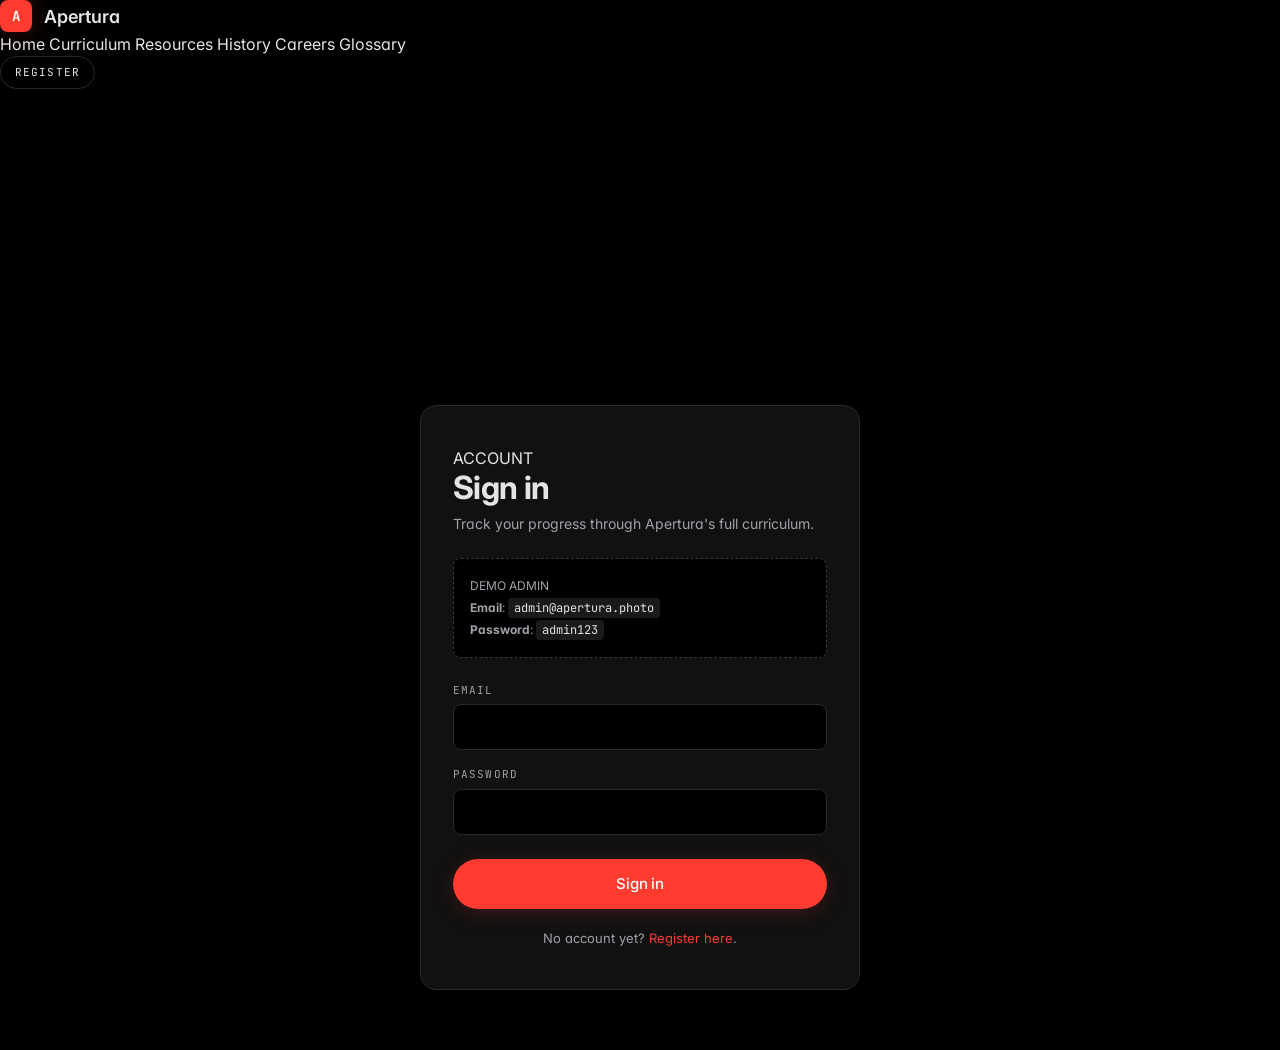
<file: login.html>
<!doctype html>
<html lang="en">
<head>
<meta charset="utf-8" />
<meta name="viewport" content="width=device-width, initial-scale=1, viewport-fit=cover" />
<title>Sign in — Apertura</title>
<meta name="description" content="Sign in to your Apertura photography learning account." />
<meta name="theme-color" content="#0a0a0a" />
  <link rel="icon" type="image/png" sizes="32x32" href="icons/favicon-32.png" />
  <link rel="icon" type="image/png" sizes="16x16" href="icons/favicon-16.png" />
  <link rel="apple-touch-icon" sizes="180x180" href="icons/apple-touch-icon.png" />
  <link rel="manifest" href="manifest.json" />
<link rel="icon" href="data:image/svg+xml;utf8,<svg xmlns='http://www.w3.org/2000/svg' viewBox='0 0 32 32'><rect width='32' height='32' fill='%23000'/><text x='16' y='22' text-anchor='middle' font-family='Inter,sans-serif' font-size='18' font-weight='800' fill='%23FF3B30'>A</text></svg>" />
<link rel="preconnect" href="https://fonts.googleapis.com" />
<link rel="preconnect" href="https://fonts.gstatic.com" crossorigin />
<link rel="stylesheet" href="https://fonts.googleapis.com/css2?family=Inter:wght@400;500;600;700;800&family=JetBrains+Mono:wght@400;500&display=swap" />
<link rel="stylesheet" href="assets/style.css" />
</head>
<body class="page-auth">
<a class="skip-link" href="#main">Skip to main content</a>
<header class="site-header">
  <div class="header-inner">
    <a class="brand" href="index.html" aria-label="Apertura home">
      <span class="brand-mark" aria-hidden="true">A</span>
      <span class="brand-word">Apertura</span>
    </a>
    <nav class="top-nav" aria-label="Primary">
      <a href="index.html">Home</a>
      <a href="curriculum.html">Curriculum</a>
      <a href="resources.html">Resources</a>
      <a href="history.html">History</a>
      <a href="careers.html">Careers</a>
      <a href="glossary.html">Glossary</a>
    </nav>
    <div class="auth-nav" id="auth-nav">
      <a class="nav-pill" href="register.html">Register</a>
    </div>
    <button class="nav-toggle" id="nav-toggle" aria-label="Open menu" aria-expanded="false">
      <span></span><span></span><span></span>
    </button>
  </div>
  <div class="drawer" id="drawer" hidden>
    <a href="index.html">Home</a>
    <a href="curriculum.html">Curriculum</a>
    <a href="resources.html">Resources</a>
    <a href="history.html">History</a>
    <a href="careers.html">Careers</a>
    <a href="glossary.html">Glossary</a>
    <a href="assessment.html">Assessment</a>
    <a href="about.html">About</a>
  </div>
</header>
<main id="main" class="auth-main">
  <div class="auth-card">
    <p class="kicker">ACCOUNT</p>
    <h1>Sign in</h1>
    <p class="auth-sub">Track your progress through Apertura's full curriculum.</p>

    <div class="demo-creds">
      <p class="kicker">DEMO ADMIN</p>
      <p><strong>Email</strong>: <code>admin@apertura.photo</code></p>
      <p><strong>Password</strong>: <code>admin123</code></p>
    </div>

    <form id="login-form" novalidate>
      <label class="field">
        <span>Email</span>
        <input type="email" name="email" id="email" autocomplete="email" required />
      </label>
      <label class="field">
        <span>Password</span>
        <input type="password" name="password" id="password" autocomplete="current-password" required />
      </label>
      <div class="auth-error" id="auth-error" hidden></div>
      <button type="submit" class="btn btn-primary" id="submit-btn">Sign in</button>
    </form>

    <p class="auth-foot">No account yet? <a href="register.html">Register here</a>.</p>
  </div>
</main>
<nav class="bottom-nav" aria-label="Quick navigation">
  <a href="index.html"><span class="bn-icon">◉</span><span>Home</span></a>
  <a href="curriculum.html"><span class="bn-icon">▤</span><span>Learn</span></a>
  <a href="resources.html"><span class="bn-icon">▦</span><span>Resources</span></a>
  <a href="assessment.html"><span class="bn-icon">◎</span><span>Test</span></a>
</nav>
<script src="assets/script.js"></script>
<script src="assets/auth.js?v=7"></script>
<script>
document.getElementById('login-form').addEventListener('submit', async (e) => {
  e.preventDefault();
  const email = document.getElementById('email').value;
  const password = document.getElementById('password').value;
  const err = document.getElementById('auth-error');
  const btn = document.getElementById('submit-btn');
  err.hidden = true;
  btn.disabled = true;
  btn.textContent = 'Signing in…';
  try {
    const res = await UserStore.login({ email, password });
    if (!res.ok) {
      err.textContent = res.error;
      err.hidden = false;
      btn.disabled = false;
      btn.textContent = 'Sign in';
      return;
    }
    // Redirect: admin → admin page, others → curriculum
    if (res.user.role === 'admin') {
      location.href = 'admin.html';
    } else {
      location.href = 'curriculum.html';
    }
  } catch (ex) {
    err.textContent = 'Error: ' + ex.message + ' — If this is your first visit, try a hard refresh (Cmd/Ctrl+Shift+R).';
    err.hidden = false;
    btn.disabled = false;
    btn.textContent = 'Sign in';
    console.error('[login] failed', ex);
  }
});
// Defensive: surface stale-cache issue
if (typeof window.UserStore === 'undefined' || typeof window.UserStore.login !== 'function') {
  const card = document.querySelector('.auth-card');
  if (card) {
    const banner = document.createElement('div');
    banner.style.cssText = 'background:rgba(255,59,48,0.1);border:1px solid #FF3B30;padding:14px 16px;border-radius:8px;margin-bottom:20px;font-size:13px;color:#FF3B30;font-family:"JetBrains Mono",monospace;line-height:1.5;';
    banner.innerHTML = '⚠️ Stale cache detected. The auth system failed to load.<br><br><strong>Hard-refresh this page</strong> (Cmd/Ctrl + Shift + R) to clear the old service worker cache, then try again.';
    card.prepend(banner);
  }
}
// If still broken after auth.js self-heal — force a one-shot cache-bust reload
setTimeout(() => {
  if (typeof window.UserStore === 'undefined' || typeof window.UserStore.login !== 'function') {
    const url = new URL(location.href);
    if (!url.searchParams.has('cb')) {
      url.searchParams.set('cb', Date.now());
      console.warn('[login] UserStore missing — forcing cache-bust reload');
      location.replace(url.toString());
    }
  }
}, 800);
// Render auth nav state
(async () => {
  const u = await UserStore.currentUser();
  const nav = document.getElementById('auth-nav');
  if (u) {
    nav.innerHTML = `<a class="nav-pill" href="profile.html">${u.name}</a><a class="nav-pill nav-pill-muted" href="#" id="logout-link">Sign out</a>`;
    document.getElementById('logout-link').addEventListener('click', async (e) => {
      e.preventDefault();
      await UserStore.logout();
      location.reload();
    });
  }
})();
</script>
</body>
</html>
</file>
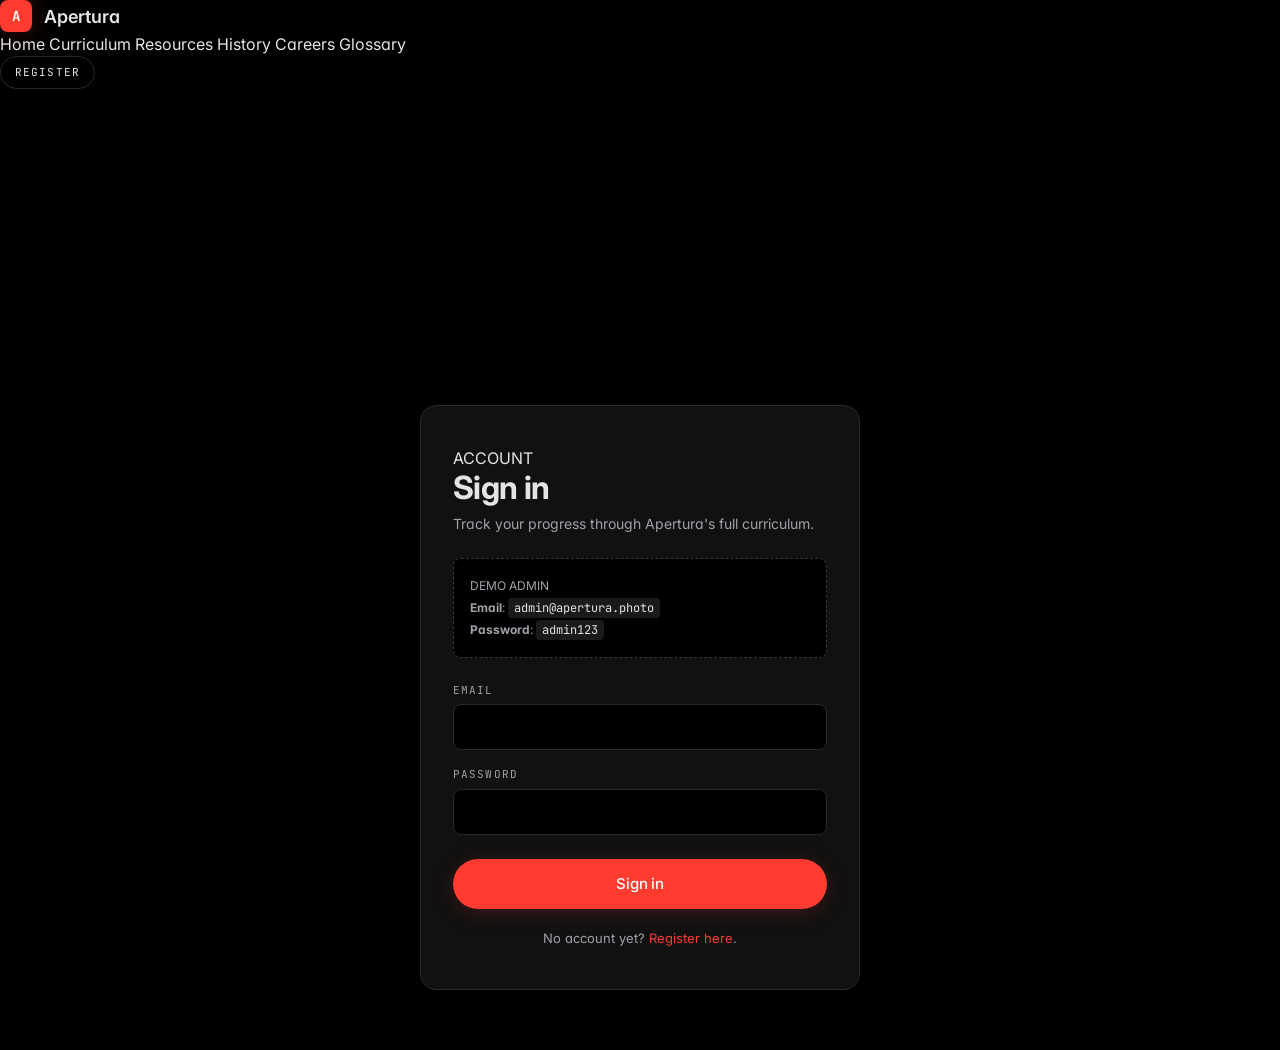
<file: profile.html>
<!doctype html>
<html lang="en">
<head>
<meta charset="utf-8" />
<meta name="viewport" content="width=device-width, initial-scale=1, viewport-fit=cover" />
<title>Profile — Apertura</title>
<meta name="description" content="Your Apertura profile, learning progress, and recommended path." />
<meta name="theme-color" content="#0a0a0a" />
  <link rel="icon" type="image/png" sizes="32x32" href="icons/favicon-32.png" />
  <link rel="icon" type="image/png" sizes="16x16" href="icons/favicon-16.png" />
  <link rel="apple-touch-icon" sizes="180x180" href="icons/apple-touch-icon.png" />
  <link rel="manifest" href="manifest.json" />
<link rel="icon" href="data:image/svg+xml;utf8,<svg xmlns='http://www.w3.org/2000/svg' viewBox='0 0 32 32'><rect width='32' height='32' fill='%23000'/><text x='16' y='22' text-anchor='middle' font-family='Inter,sans-serif' font-size='18' font-weight='800' fill='%23FF3B30'>A</text></svg>" />
<link rel="preconnect" href="https://fonts.googleapis.com" />
<link rel="preconnect" href="https://fonts.gstatic.com" crossorigin />
<link rel="stylesheet" href="https://fonts.googleapis.com/css2?family=Inter:wght@400;500;600;700;800&family=JetBrains+Mono:wght@400;500&display=swap" />
<link rel="stylesheet" href="assets/style.css" />
</head>
<body>
<a class="skip-link" href="#main">Skip to main content</a>
<header class="site-header">
  <div class="header-inner">
    <a class="brand" href="index.html" aria-label="Apertura home">
      <span class="brand-mark" aria-hidden="true">A</span>
      <span class="brand-word">Apertura</span>
    </a>
    <nav class="top-nav" aria-label="Primary">
      <a href="index.html">Home</a>
      <a href="curriculum.html">Curriculum</a>
      <a href="resources.html">Resources</a>
      <a href="history.html">History</a>
      <a href="careers.html">Careers</a>
      <a href="glossary.html">Glossary</a>
    </nav>
    <div class="auth-nav" id="auth-nav"></div>
    <button class="nav-toggle" id="nav-toggle" aria-label="Open menu" aria-expanded="false">
      <span></span><span></span><span></span>
    </button>
  </div>
  <div class="drawer" id="drawer" hidden>
    <a href="index.html">Home</a>
    <a href="curriculum.html">Curriculum</a>
    <a href="resources.html">Resources</a>
    <a href="history.html">History</a>
    <a href="careers.html">Careers</a>
    <a href="glossary.html">Glossary</a>
    <a href="assessment.html">Assessment</a>
    <a href="about.html">About</a>
  </div>
</header>
<main id="main" class="profile-main">
  <section class="profile-hero">
    <p class="kicker">YOUR ACCOUNT</p>
    <h1 id="profile-name">Loading…</h1>
    <p class="profile-email" id="profile-email"></p>
    <div class="profile-actions">
      <a class="btn btn-primary" href="curriculum.html">Continue learning</a>
      <a class="btn btn-ghost" href="assessment.html">Take the assessment</a>
      <button class="btn btn-danger" id="logout-btn">Sign out</button>
    </div>
  </section>

  <section class="profile-grid">
    <article class="profile-card">
      <p class="kicker">OVERALL PROGRESS</p>
      <h2>Lessons completed</h2>
      <div class="profile-stat">
        <span class="profile-stat-num" id="completed-count">0</span>
        <span class="profile-stat-of">of <span id="total-count">30</span></span>
      </div>
      <div class="profile-bar"><div class="profile-bar-fill" id="progress-bar-fill"></div></div>
      <p class="profile-sub" id="progress-pct">0%</p>
    </article>

    <article class="profile-card">
      <p class="kicker">RECOMMENDED LEVEL</p>
      <h2>Start here</h2>
      <p class="profile-recommend" id="recommend-level">Take the assessment to get a personal recommendation.</p>
      <a class="btn btn-ghost" href="assessment.html">Take assessment</a>
    </article>

    <article class="profile-card">
      <p class="kicker">PER LEVEL</p>
      <h2>By stage</h2>
      <ul class="profile-levels" id="profile-levels"></ul>
    </article>
  </section>

  <section class="profile-courses">
    <p class="kicker">QUICK ACCESS</p>
    <h2>Jump back in</h2>
    <div class="profile-course-grid">
      <a class="profile-course" href="curriculum.html">
        <span class="kicker">CURRICULUM</span>
        <h3>Browse all 30 lessons</h3>
        <p>Filter by level, mark complete, watch topic-matched tutorials.</p>
      </a>
      <a class="profile-course" href="resources.html">
        <span class="kicker">RESOURCES</span>
        <h3>32 project ideas</h3>
        <p>Filterable by difficulty, genre, and duration.</p>
      </a>
      <a class="profile-course" href="careers.html">
        <span class="kicker">CAREERS</span>
        <h3>Explore career paths</h3>
        <p>Twelve careers with income, stability, and demand.</p>
      </a>
      <a class="profile-course" href="glossary.html">
        <span class="kicker">GLOSSARY</span>
        <h3>59 photography terms</h3>
        <p>Searchable dictionary for the language of the craft.</p>
      </a>
    </div>
  </section>
</main>
<nav class="bottom-nav" aria-label="Quick navigation">
  <a href="index.html"><span class="bn-icon">◉</span><span>Home</span></a>
  <a href="curriculum.html"><span class="bn-icon">▤</span><span>Learn</span></a>
  <a href="resources.html"><span class="bn-icon">▦</span><span>Resources</span></a>
  <a href="assessment.html"><span class="bn-icon">◎</span><span>Test</span></a>
</nav>
<script src="assets/auth.js?v=7"></script>
  <script src="assets/lessons.js"></script>
  <script src="assets/script.js"></script>
<script>
(async () => {
  const u = await UserStore.currentUser();
  if (!u) { location.href = 'login.html'; return; }
  document.getElementById('profile-name').textContent = u.name;
  document.getElementById('profile-email').textContent = u.email;

  const completed = await UserStore.getCompletedSet(u.id);
  document.getElementById('completed-count').textContent = completed.size;
  const total = (window.LESSONS || []).length;
  document.getElementById('total-count').textContent = total;
  const pct = total ? Math.round((completed.size / total) * 100) : 0;
  document.getElementById('progress-pct').textContent = pct + '%';
  document.getElementById('progress-bar-fill').style.width = pct + '%';

  // Per-level breakdown
  const levelsUl = document.getElementById('profile-levels');
  const groups = { 1: 0, 2: 0, 3: 0, 4: 0 };
  for (const l of (window.LESSONS || [])) {
    if (completed.has(l.id)) groups[l.level] = (groups[l.level] || 0) + 1;
  }
  const totalByLevel = { 1: 0, 2: 0, 3: 0, 4: 0 };
  for (const l of (window.LESSONS || [])) totalByLevel[l.level]++;
  const labels = { 1: 'Foundation', 2: 'Intermediate', 3: 'Advanced', 4: 'Professional' };
  levelsUl.innerHTML = Object.keys(labels).map((k) => {
    return `<li><span class="lvl-name">Level ${k} — ${labels[k]}</span><span class="lvl-count">${groups[k]}/${totalByLevel[k]}</span></li>`;
  }).join('');

  // Assessment recommendation
  const assess = await UserStore.getAssessmentResult(u.id);
  if (assess) {
    document.getElementById('recommend-level').textContent =
      `Score ${assess.score}/10 → start at Level ${assess.recommendedLevel}: ${labels[assess.recommendedLevel]}.`;
  }

  // Sign out
  document.getElementById('logout-btn').addEventListener('click', async () => {
    await UserStore.logout();
    location.href = 'index.html';
  });
})();

// nav state
(async () => {
  const u = await UserStore.currentUser();
  const nav = document.getElementById('auth-nav');
  if (u) {
    nav.innerHTML = `<a class="nav-pill nav-pill-active" href="profile.html">${u.name}</a><a class="nav-pill nav-pill-muted" href="#" id="logout-link">Sign out</a>`;
    document.getElementById('logout-link').addEventListener('click', async (e) => {
      e.preventDefault();
      await UserStore.logout();
      location.reload();
    });
  } else {
    nav.innerHTML = `<a class="nav-pill" href="login.html">Sign in</a><a class="nav-pill nav-pill-muted" href="register.html">Register</a>`;
  }
})();
</script>
</body>
</html>
</file>
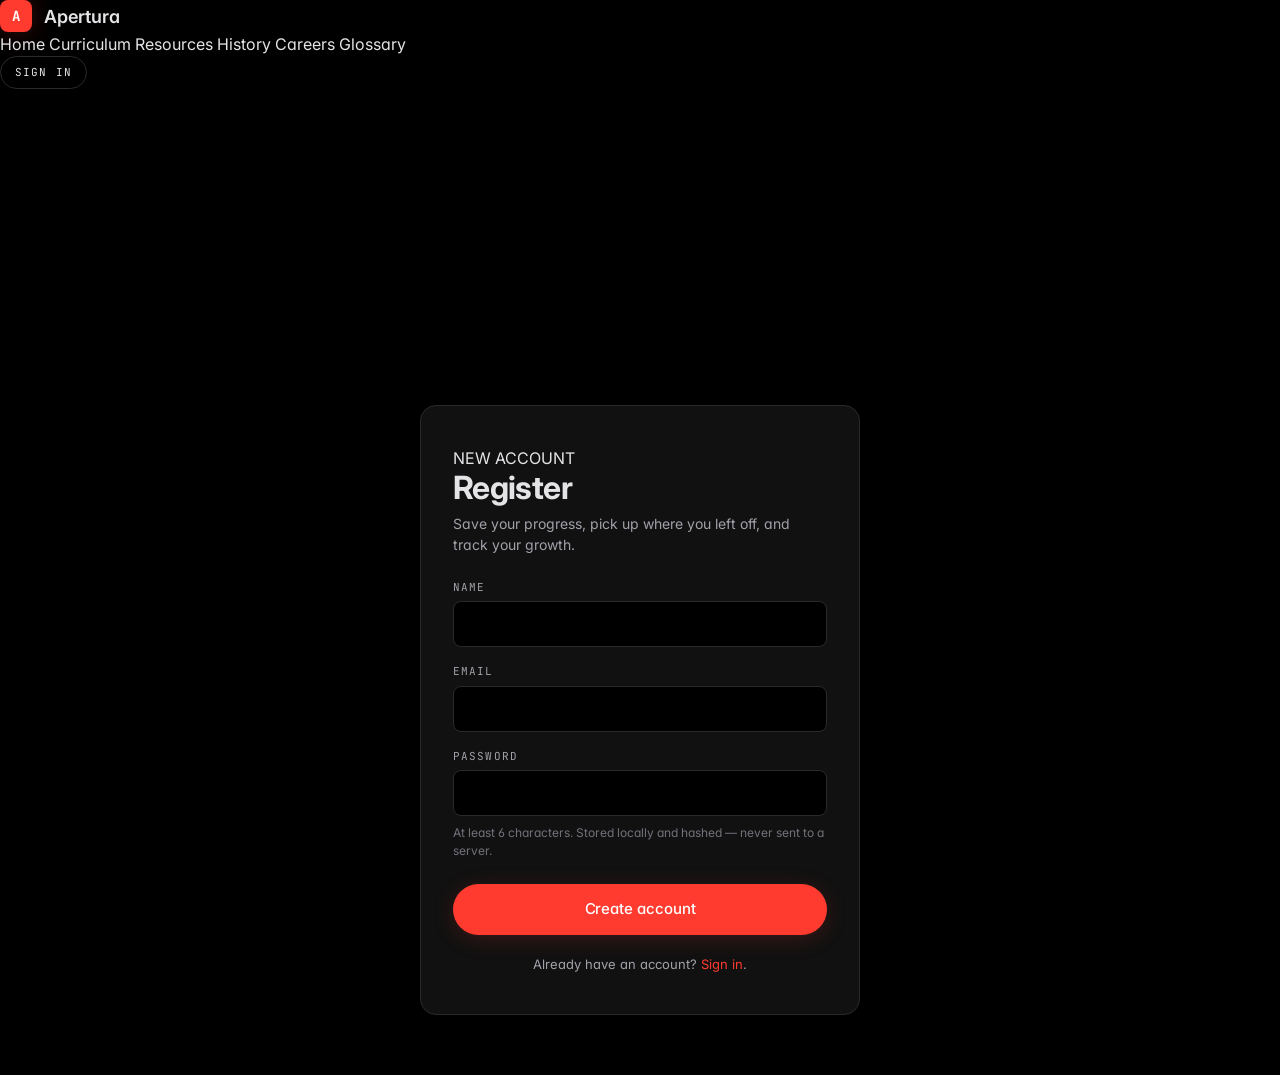
<file: register.html>
<!doctype html>
<html lang="en">
<head>
<meta charset="utf-8" />
<meta name="viewport" content="width=device-width, initial-scale=1, viewport-fit=cover" />
<title>Register — Apertura</title>
<meta name="description" content="Create an Apertura learning account to track your photography progress." />
<meta name="theme-color" content="#0a0a0a" />
  <link rel="icon" type="image/png" sizes="32x32" href="icons/favicon-32.png" />
  <link rel="icon" type="image/png" sizes="16x16" href="icons/favicon-16.png" />
  <link rel="apple-touch-icon" sizes="180x180" href="icons/apple-touch-icon.png" />
  <link rel="manifest" href="manifest.json" />
<link rel="icon" href="data:image/svg+xml;utf8,<svg xmlns='http://www.w3.org/2000/svg' viewBox='0 0 32 32'><rect width='32' height='32' fill='%23000'/><text x='16' y='22' text-anchor='middle' font-family='Inter,sans-serif' font-size='18' font-weight='800' fill='%23FF3B30'>A</text></svg>" />
<link rel="preconnect" href="https://fonts.googleapis.com" />
<link rel="preconnect" href="https://fonts.gstatic.com" crossorigin />
<link rel="stylesheet" href="https://fonts.googleapis.com/css2?family=Inter:wght@400;500;600;700;800&family=JetBrains+Mono:wght@400;500&display=swap" />
<link rel="stylesheet" href="assets/style.css" />
</head>
<body class="page-auth">
<a class="skip-link" href="#main">Skip to main content</a>
<header class="site-header">
  <div class="header-inner">
    <a class="brand" href="index.html" aria-label="Apertura home">
      <span class="brand-mark" aria-hidden="true">A</span>
      <span class="brand-word">Apertura</span>
    </a>
    <nav class="top-nav" aria-label="Primary">
      <a href="index.html">Home</a>
      <a href="curriculum.html">Curriculum</a>
      <a href="resources.html">Resources</a>
      <a href="history.html">History</a>
      <a href="careers.html">Careers</a>
      <a href="glossary.html">Glossary</a>
    </nav>
    <div class="auth-nav" id="auth-nav">
      <a class="nav-pill" href="login.html">Sign in</a>
    </div>
    <button class="nav-toggle" id="nav-toggle" aria-label="Open menu" aria-expanded="false">
      <span></span><span></span><span></span>
    </button>
  </div>
  <div class="drawer" id="drawer" hidden>
    <a href="index.html">Home</a>
    <a href="curriculum.html">Curriculum</a>
    <a href="resources.html">Resources</a>
    <a href="history.html">History</a>
    <a href="careers.html">Careers</a>
    <a href="glossary.html">Glossary</a>
    <a href="assessment.html">Assessment</a>
    <a href="about.html">About</a>
  </div>
</header>
<main id="main" class="auth-main">
  <div class="auth-card">
    <p class="kicker">NEW ACCOUNT</p>
    <h1>Register</h1>
    <p class="auth-sub">Save your progress, pick up where you left off, and track your growth.</p>

    <form id="register-form" novalidate>
      <label class="field">
        <span>Name</span>
        <input type="text" name="name" id="name" autocomplete="name" required />
      </label>
      <label class="field">
        <span>Email</span>
        <input type="email" name="email" id="email" autocomplete="email" required />
      </label>
      <label class="field">
        <span>Password</span>
        <input type="password" name="password" id="password" autocomplete="new-password" minlength="6" required />
      </label>
      <p class="field-hint">At least 6 characters. Stored locally and hashed — never sent to a server.</p>
      <div class="auth-error" id="auth-error" hidden></div>
      <button type="submit" class="btn btn-primary" id="submit-btn">Create account</button>
    </form>

    <p class="auth-foot">Already have an account? <a href="login.html">Sign in</a>.</p>
  </div>
</main>
<nav class="bottom-nav" aria-label="Quick navigation">
  <a href="index.html"><span class="bn-icon">◉</span><span>Home</span></a>
  <a href="curriculum.html"><span class="bn-icon">▤</span><span>Learn</span></a>
  <a href="resources.html"><span class="bn-icon">▦</span><span>Resources</span></a>
  <a href="assessment.html"><span class="bn-icon">◎</span><span>Test</span></a>
</nav>
<script src="assets/script.js"></script>
<script src="assets/auth.js?v=7"></script>
<script>
document.getElementById('register-form').addEventListener('submit', async (e) => {
  e.preventDefault();
  const name = document.getElementById('name').value;
  const email = document.getElementById('email').value;
  const password = document.getElementById('password').value;
  const err = document.getElementById('auth-error');
  const btn = document.getElementById('submit-btn');
  err.hidden = true;
  btn.disabled = true;
  btn.textContent = 'Creating account…';
  try {
    const res = await UserStore.register({ name, email, password });
    if (!res.ok) {
      err.textContent = res.error;
      err.hidden = false;
      btn.disabled = false;
      btn.textContent = 'Create account';
      return;
    }
    location.href = 'curriculum.html';
  } catch (ex) {
    err.textContent = 'Error: ' + ex.message + ' — If this is your first visit, try a hard refresh (Cmd/Ctrl+Shift+R) to clear the old service worker cache.';
    err.hidden = false;
    btn.disabled = false;
    btn.textContent = 'Create account';
    console.error('[register] failed', ex);
  }
});
// Defensive: surface stale-cache issue with a clear banner
if (typeof window.UserStore === 'undefined' || typeof window.UserStore.register !== 'function') {
  const card = document.querySelector('.auth-card');
  if (card) {
    const banner = document.createElement('div');
    banner.style.cssText = 'background:rgba(255,59,48,0.1);border:1px solid #FF3B30;padding:14px 16px;border-radius:8px;margin-bottom:20px;font-size:13px;color:#FF3B30;font-family:"JetBrains Mono",monospace;line-height:1.5;';
    banner.innerHTML = '⚠️ Stale cache detected. The auth system failed to load.<br><br><strong>Hard-refresh this page</strong> (Cmd/Ctrl + Shift + R) to clear the old service worker cache, then try again.';
    card.prepend(banner);
  }
}
// If still broken after auth.js self-heal — force a one-shot cache-bust reload
setTimeout(() => {
  if (typeof window.UserStore === 'undefined' || typeof window.UserStore.register !== 'function') {
    const url = new URL(location.href);
    if (!url.searchParams.has('cb')) {
      url.searchParams.set('cb', Date.now());
      console.warn('[register] UserStore missing — forcing cache-bust reload');
      location.replace(url.toString());
    }
  }
}, 800);
(async () => {
  const u = await UserStore.currentUser();
  const nav = document.getElementById('auth-nav');
  if (u) {
    nav.innerHTML = `<a class="nav-pill" href="profile.html">${u.name}</a><a class="nav-pill nav-pill-muted" href="#" id="logout-link">Sign out</a>`;
    document.getElementById('logout-link').addEventListener('click', async (e) => {
      e.preventDefault();
      await UserStore.logout();
      location.reload();
    });
  }
})();
</script>
</body>
</html>
</file>
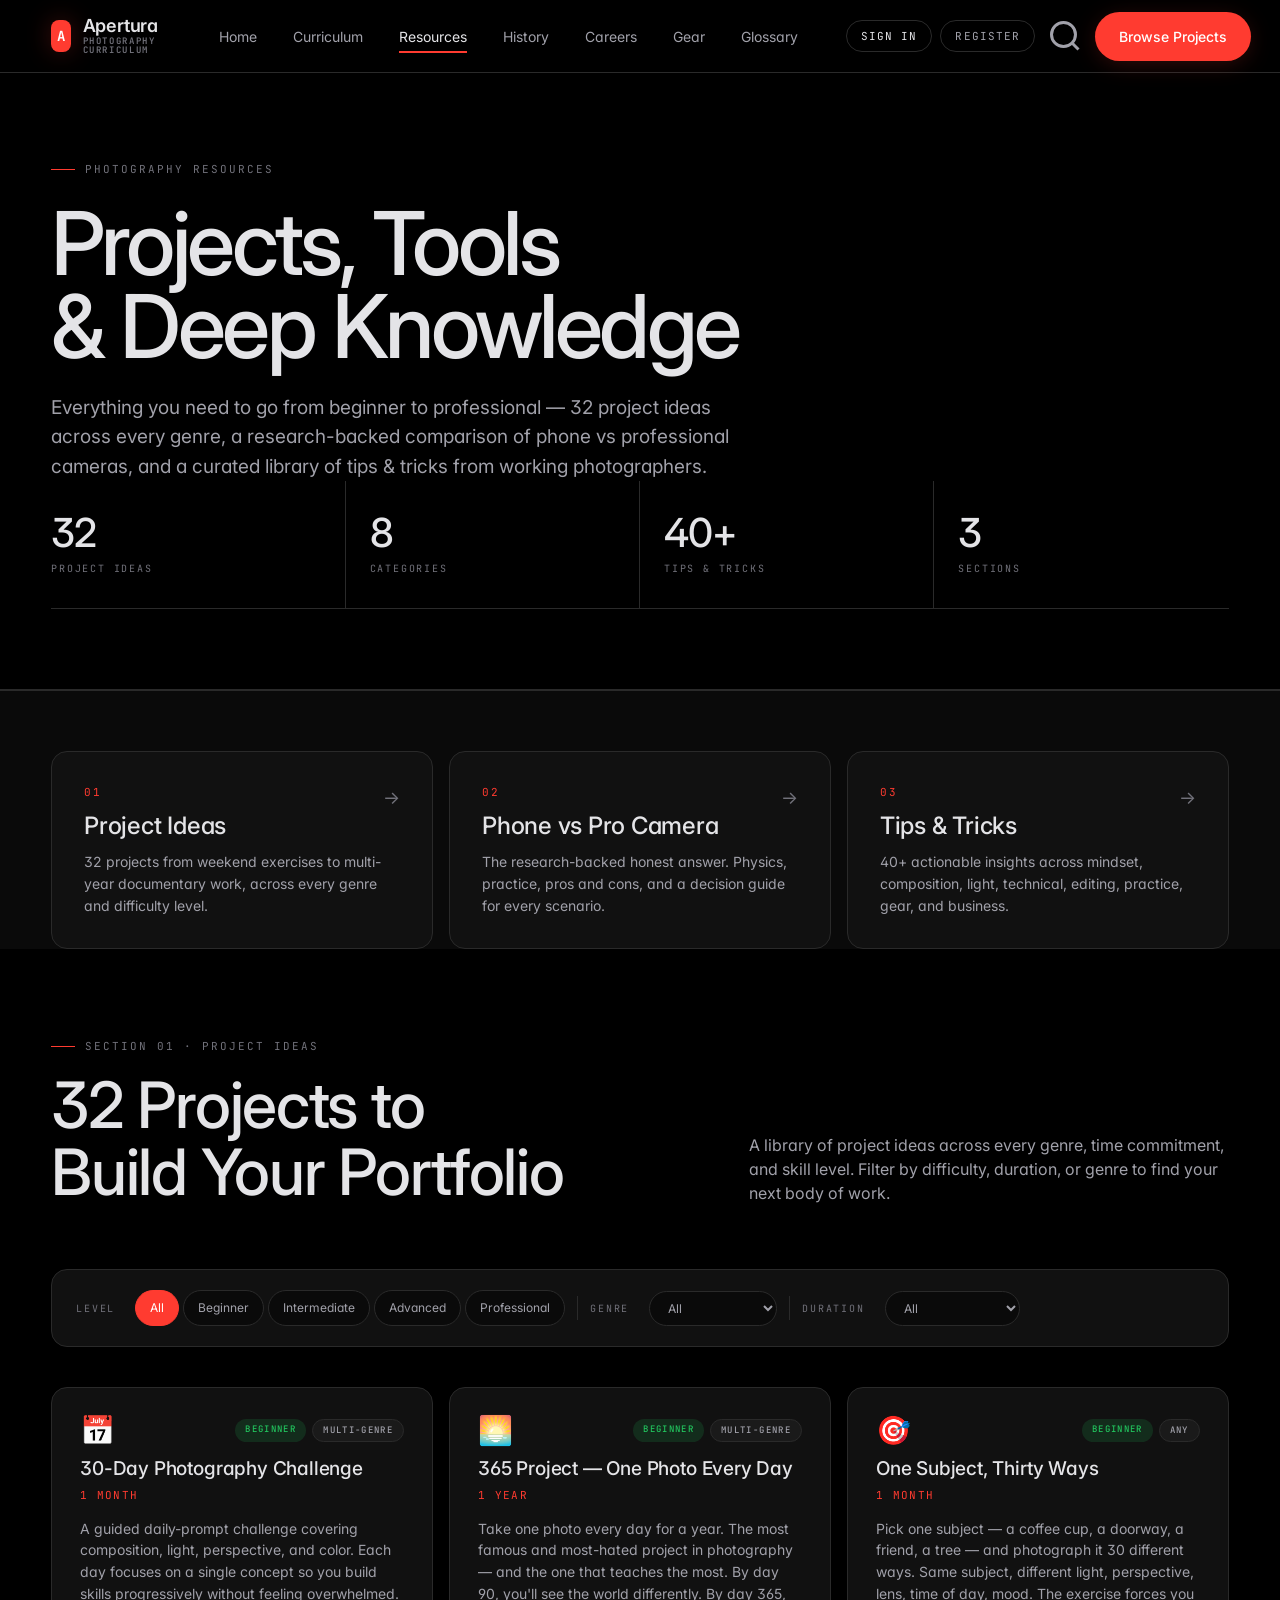
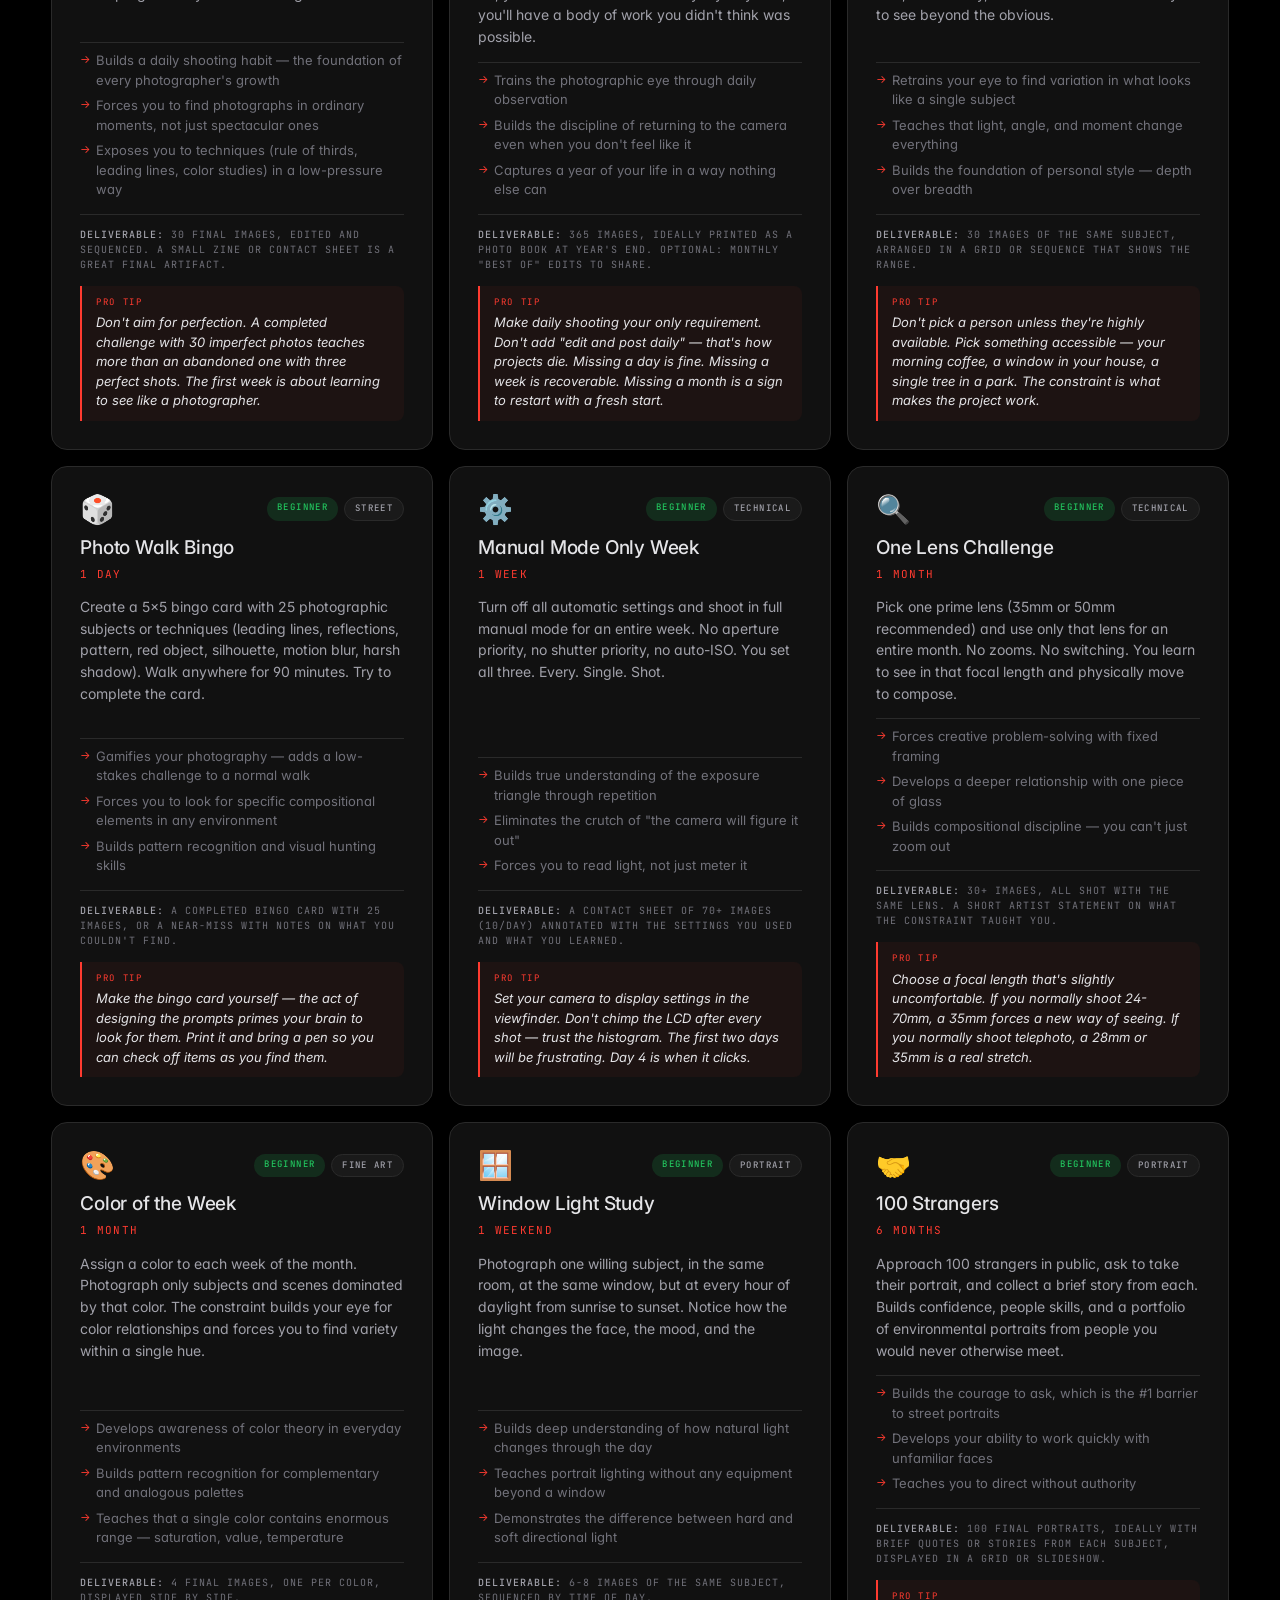
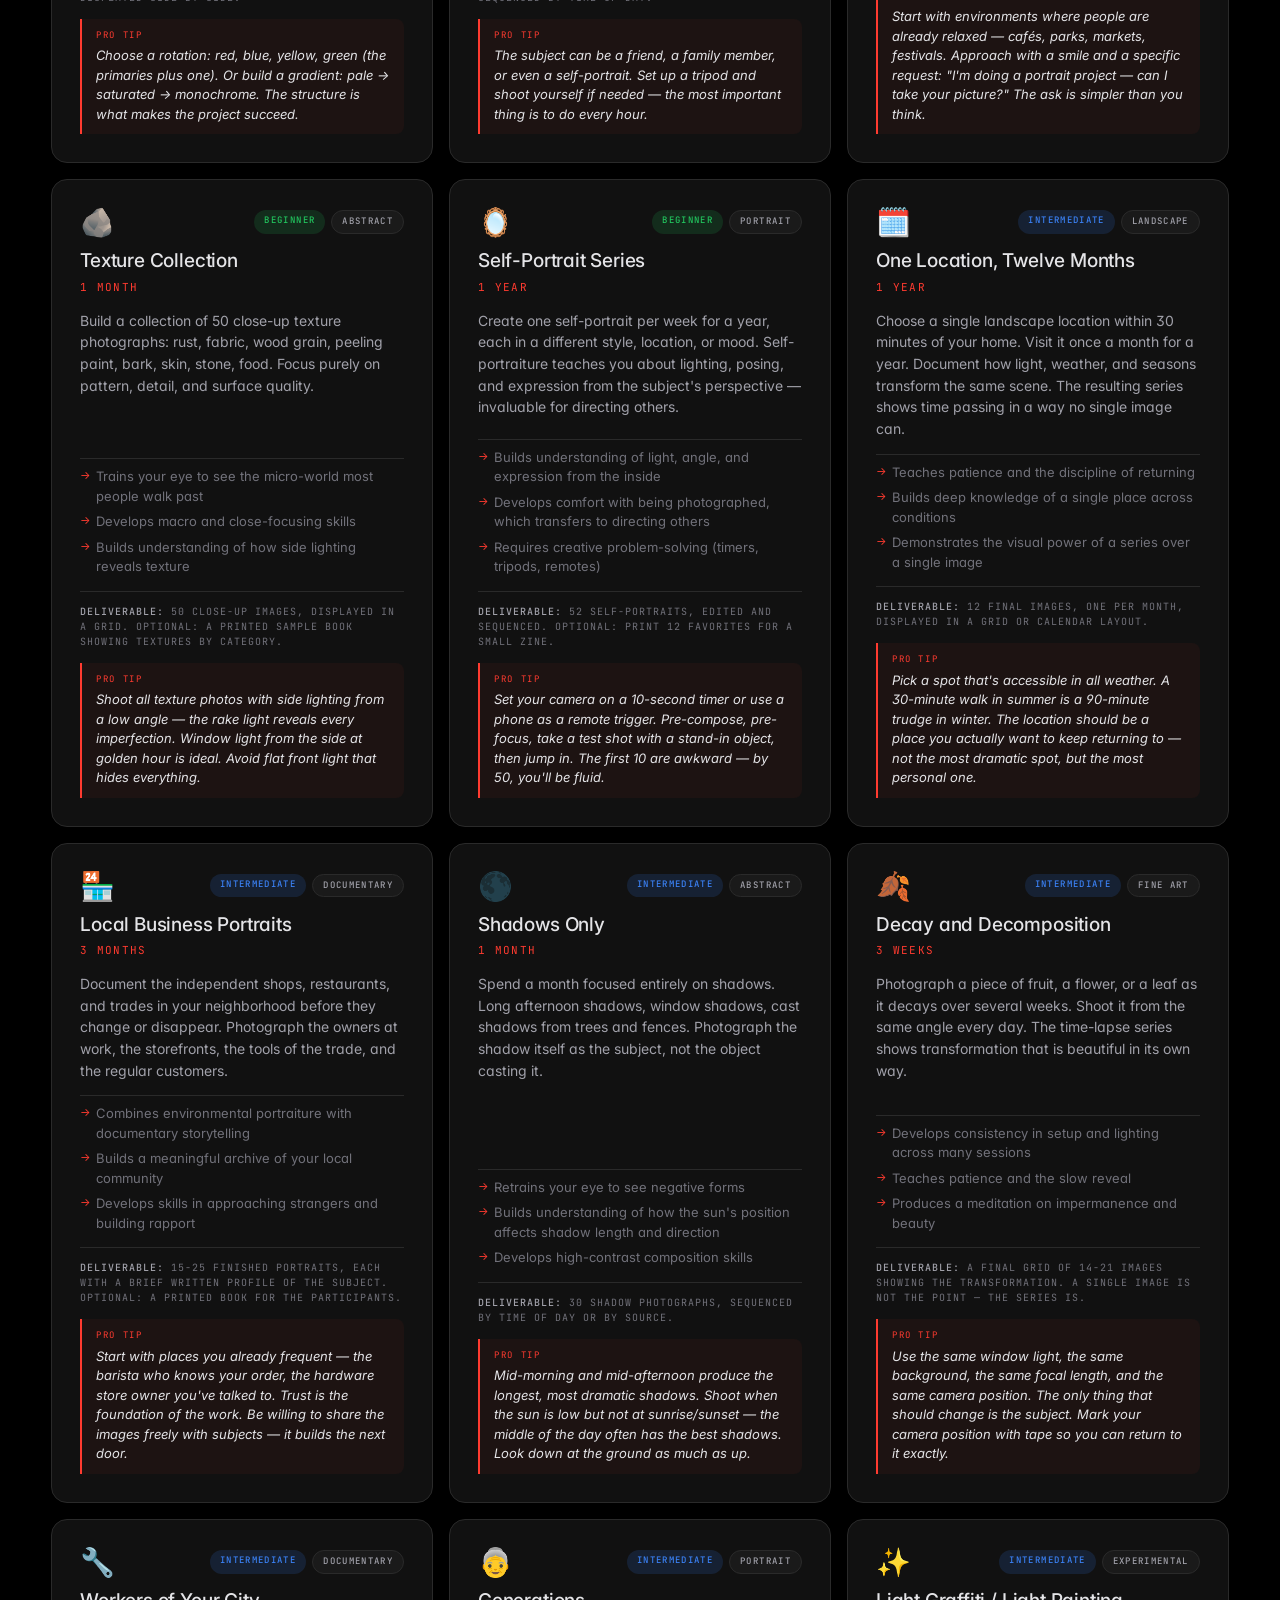
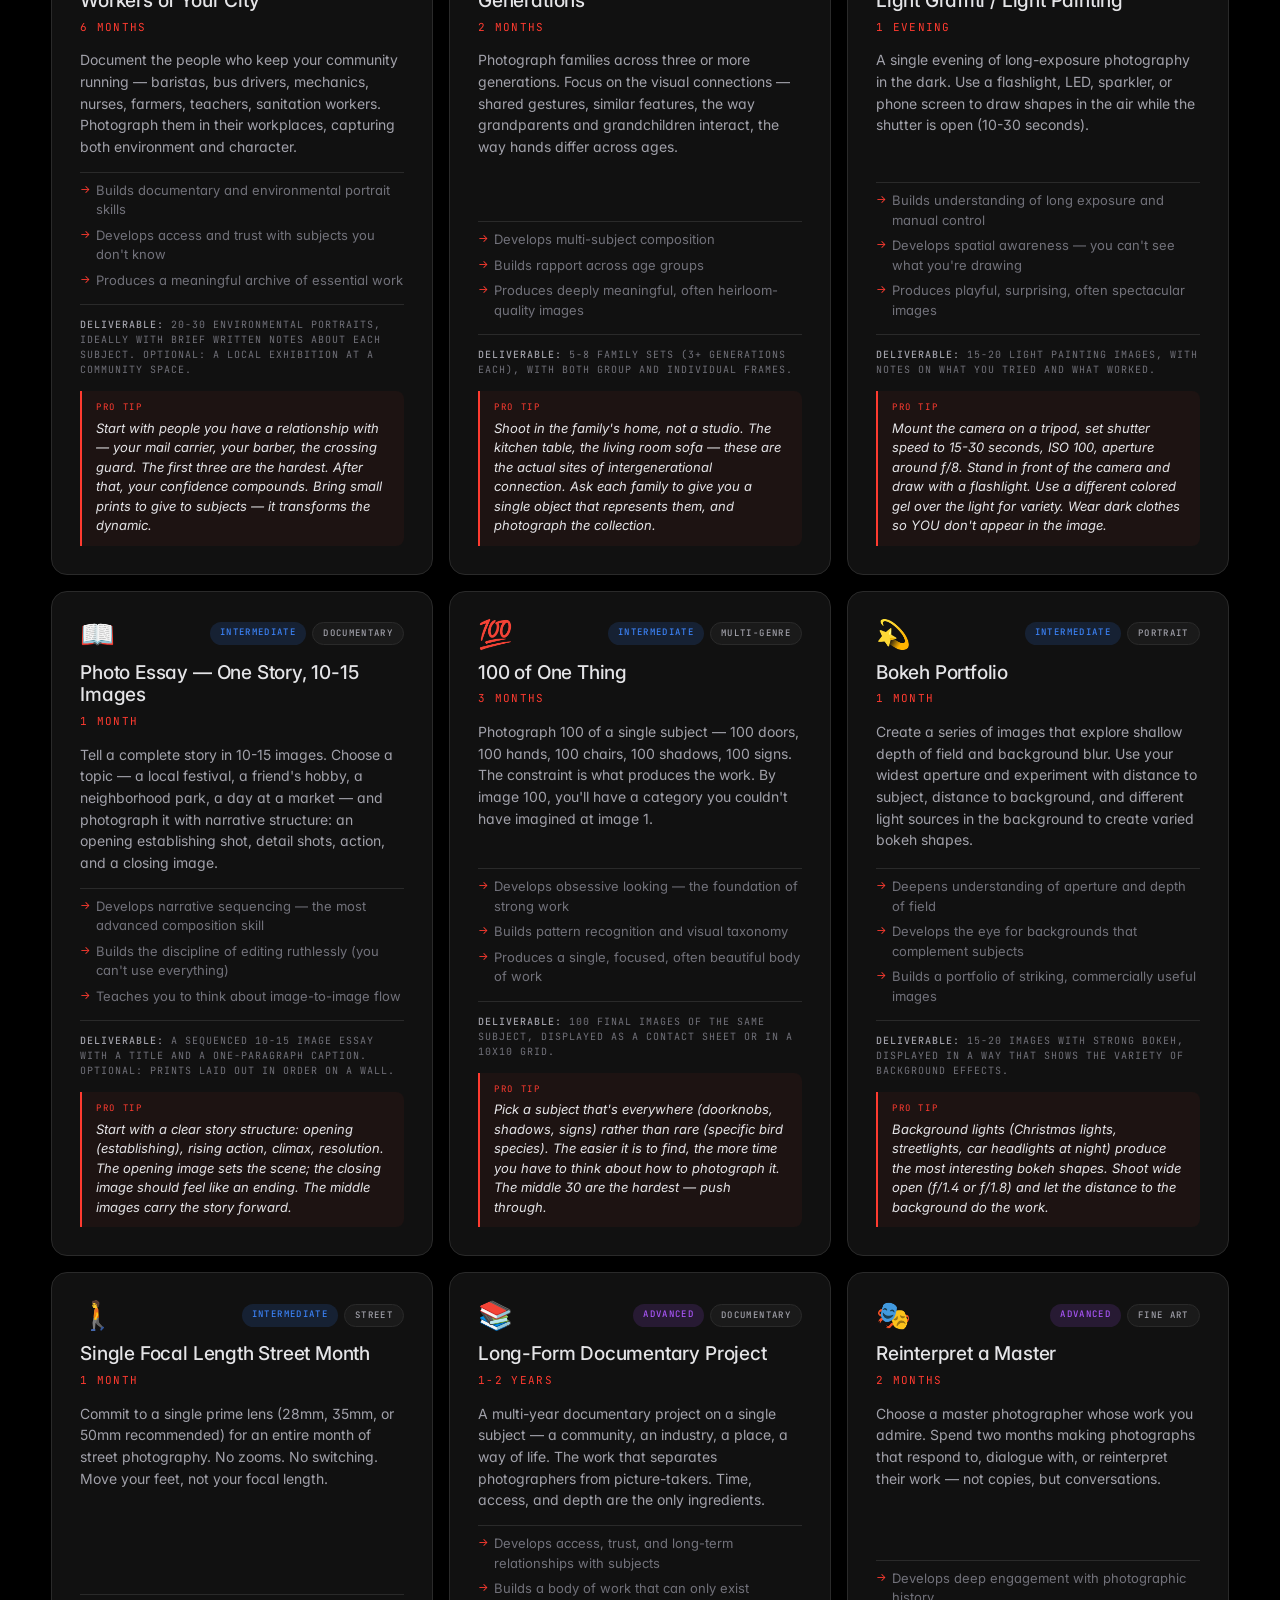
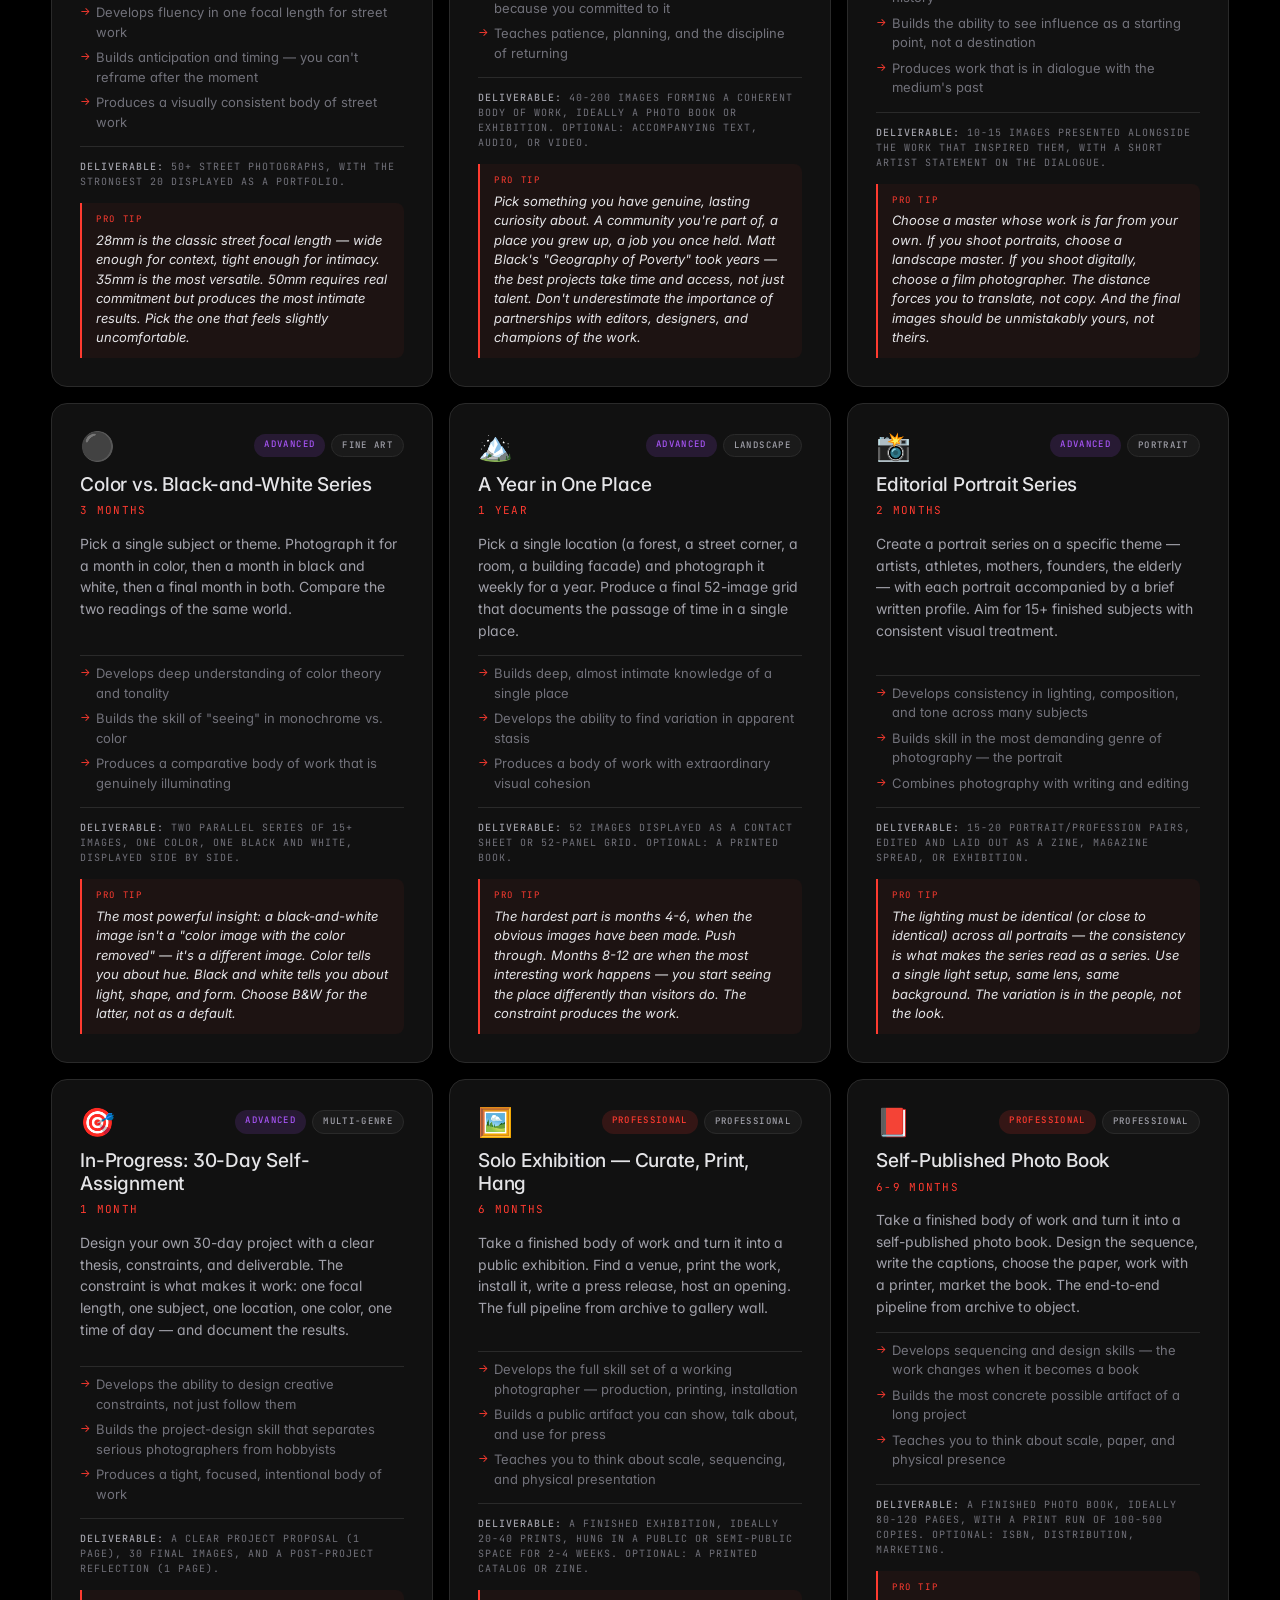
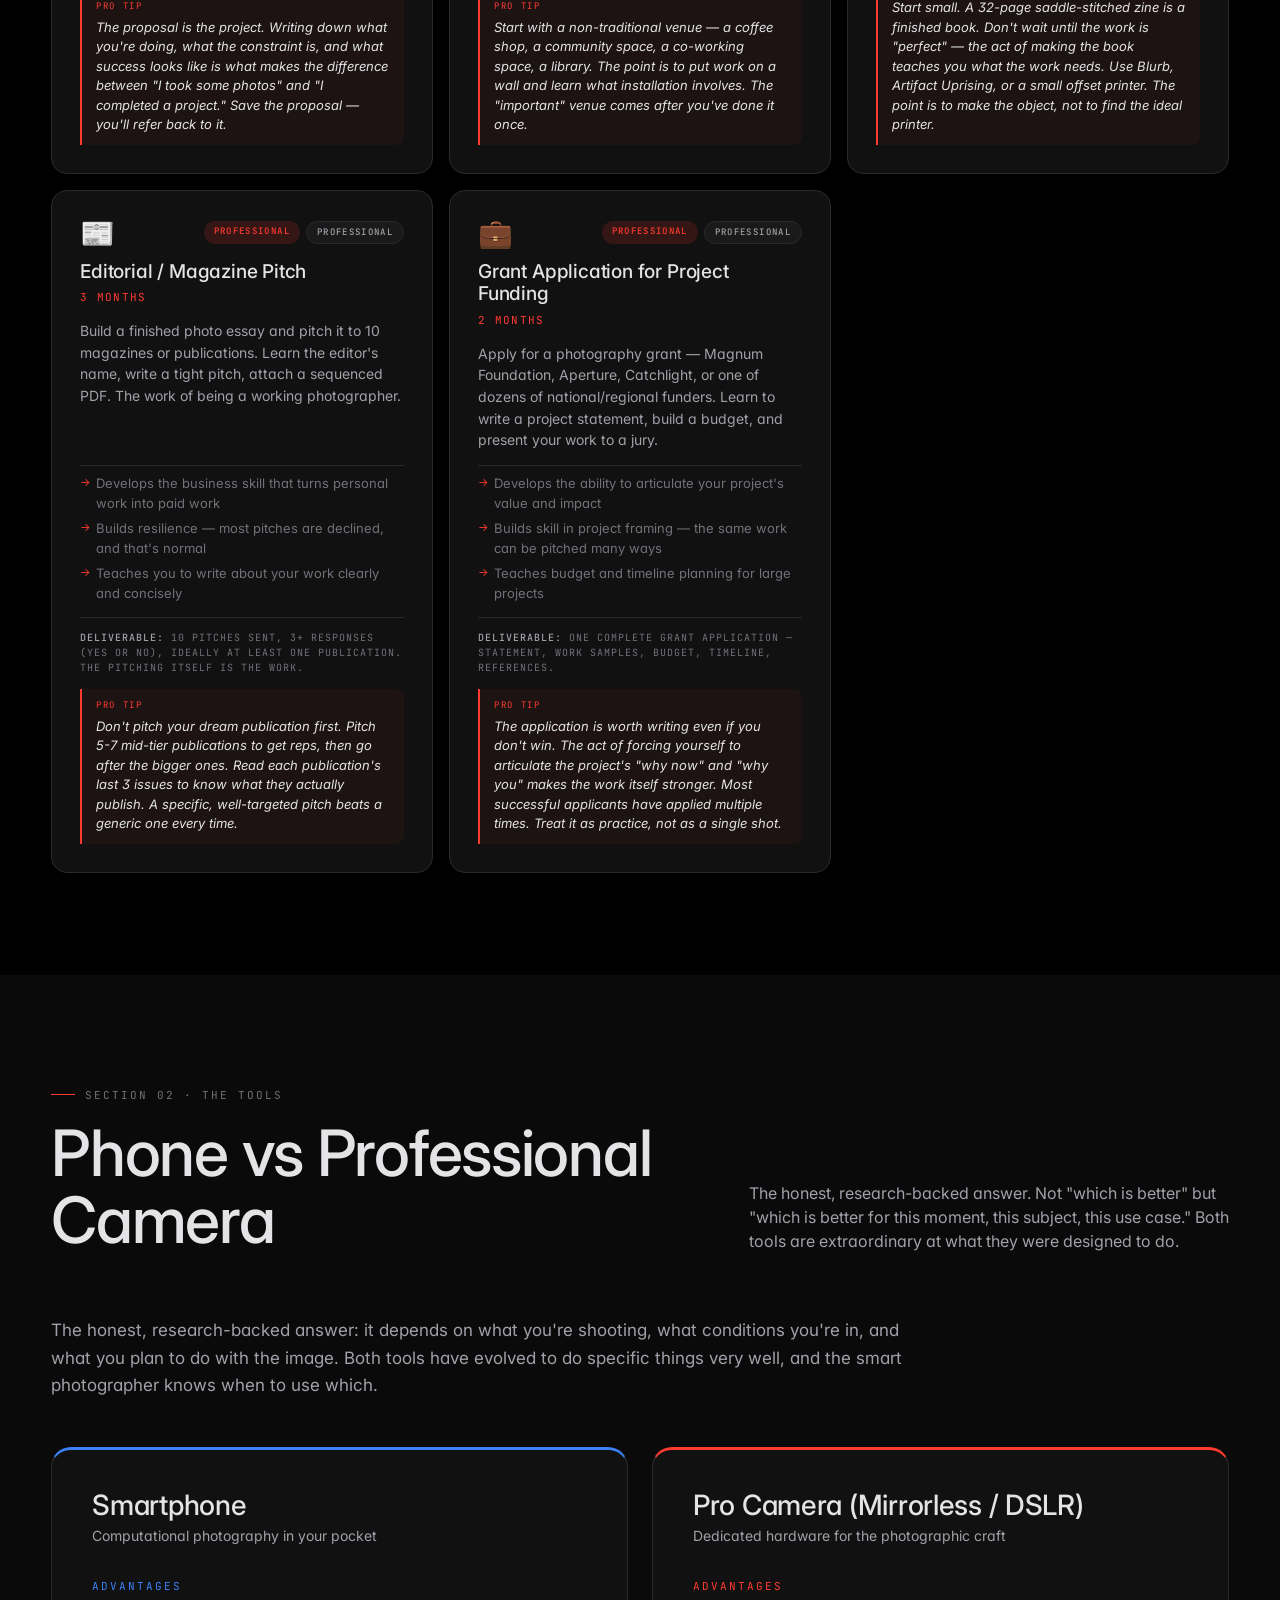
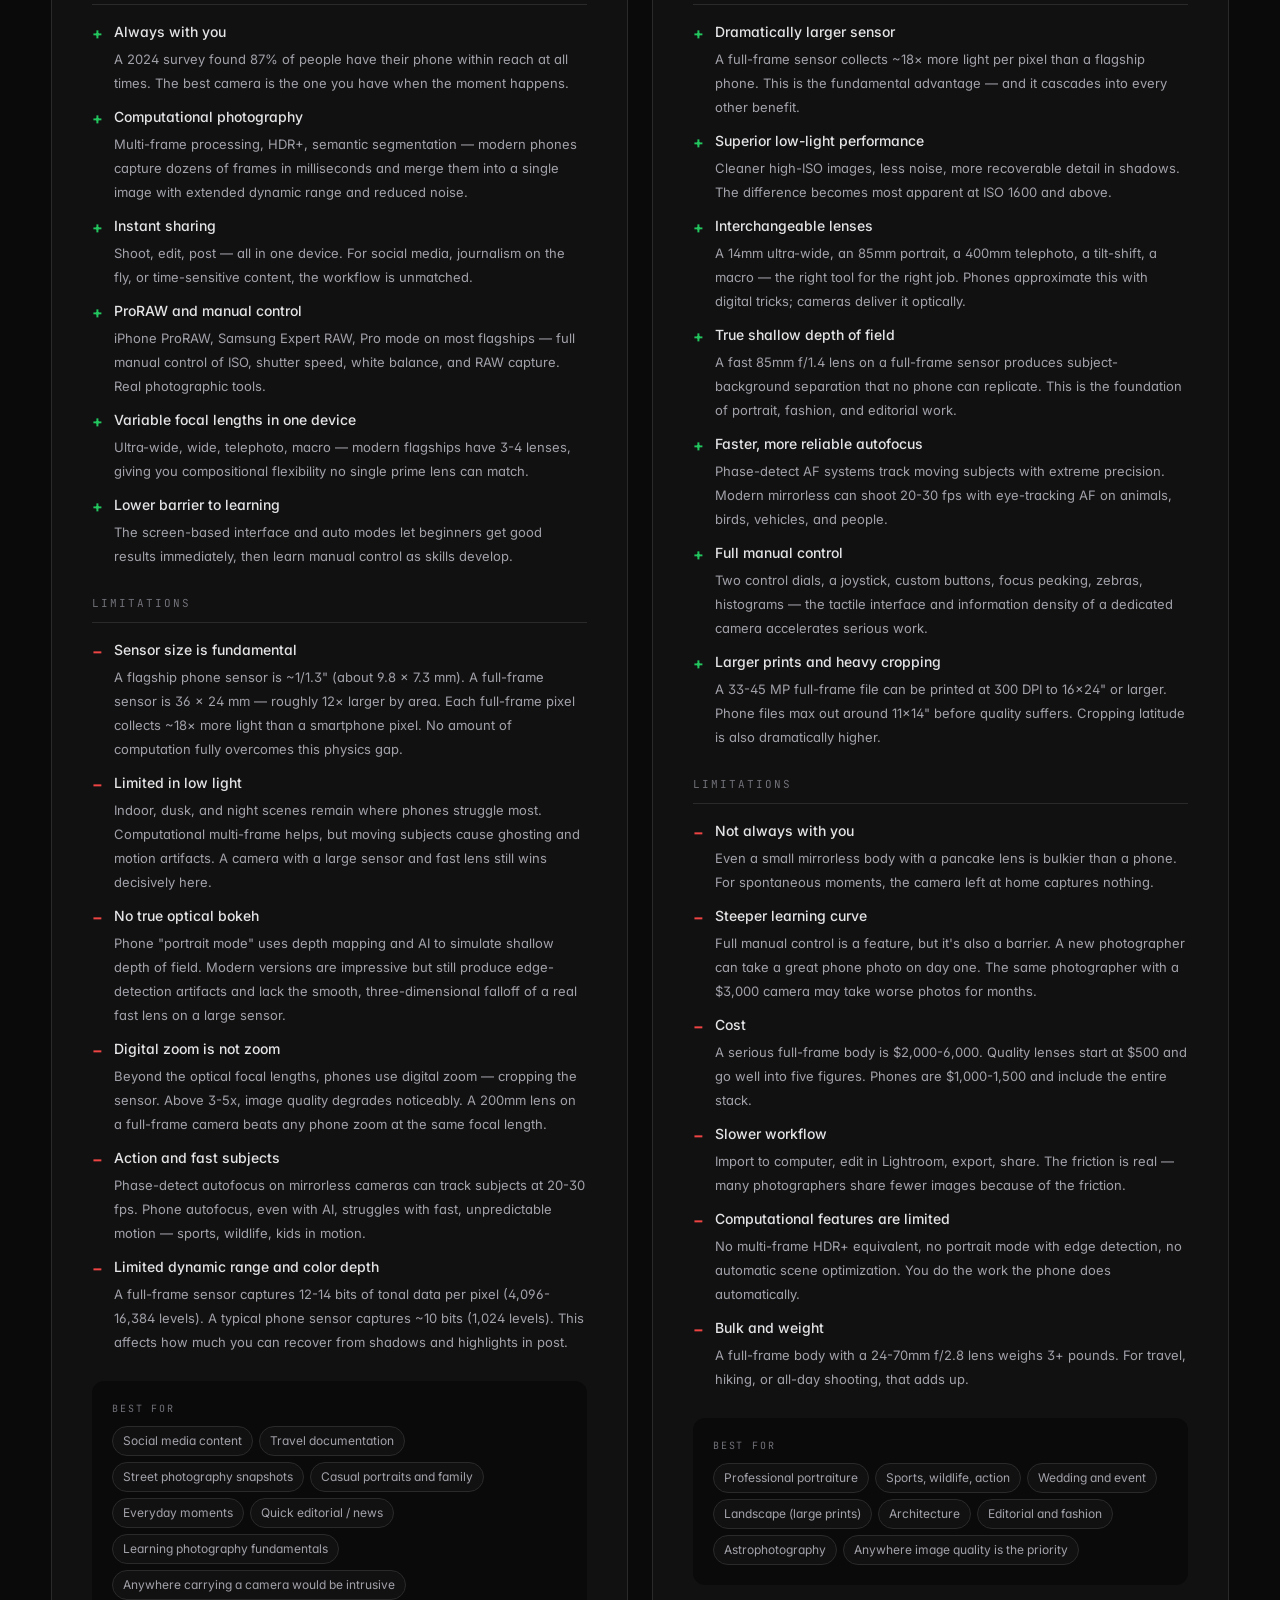
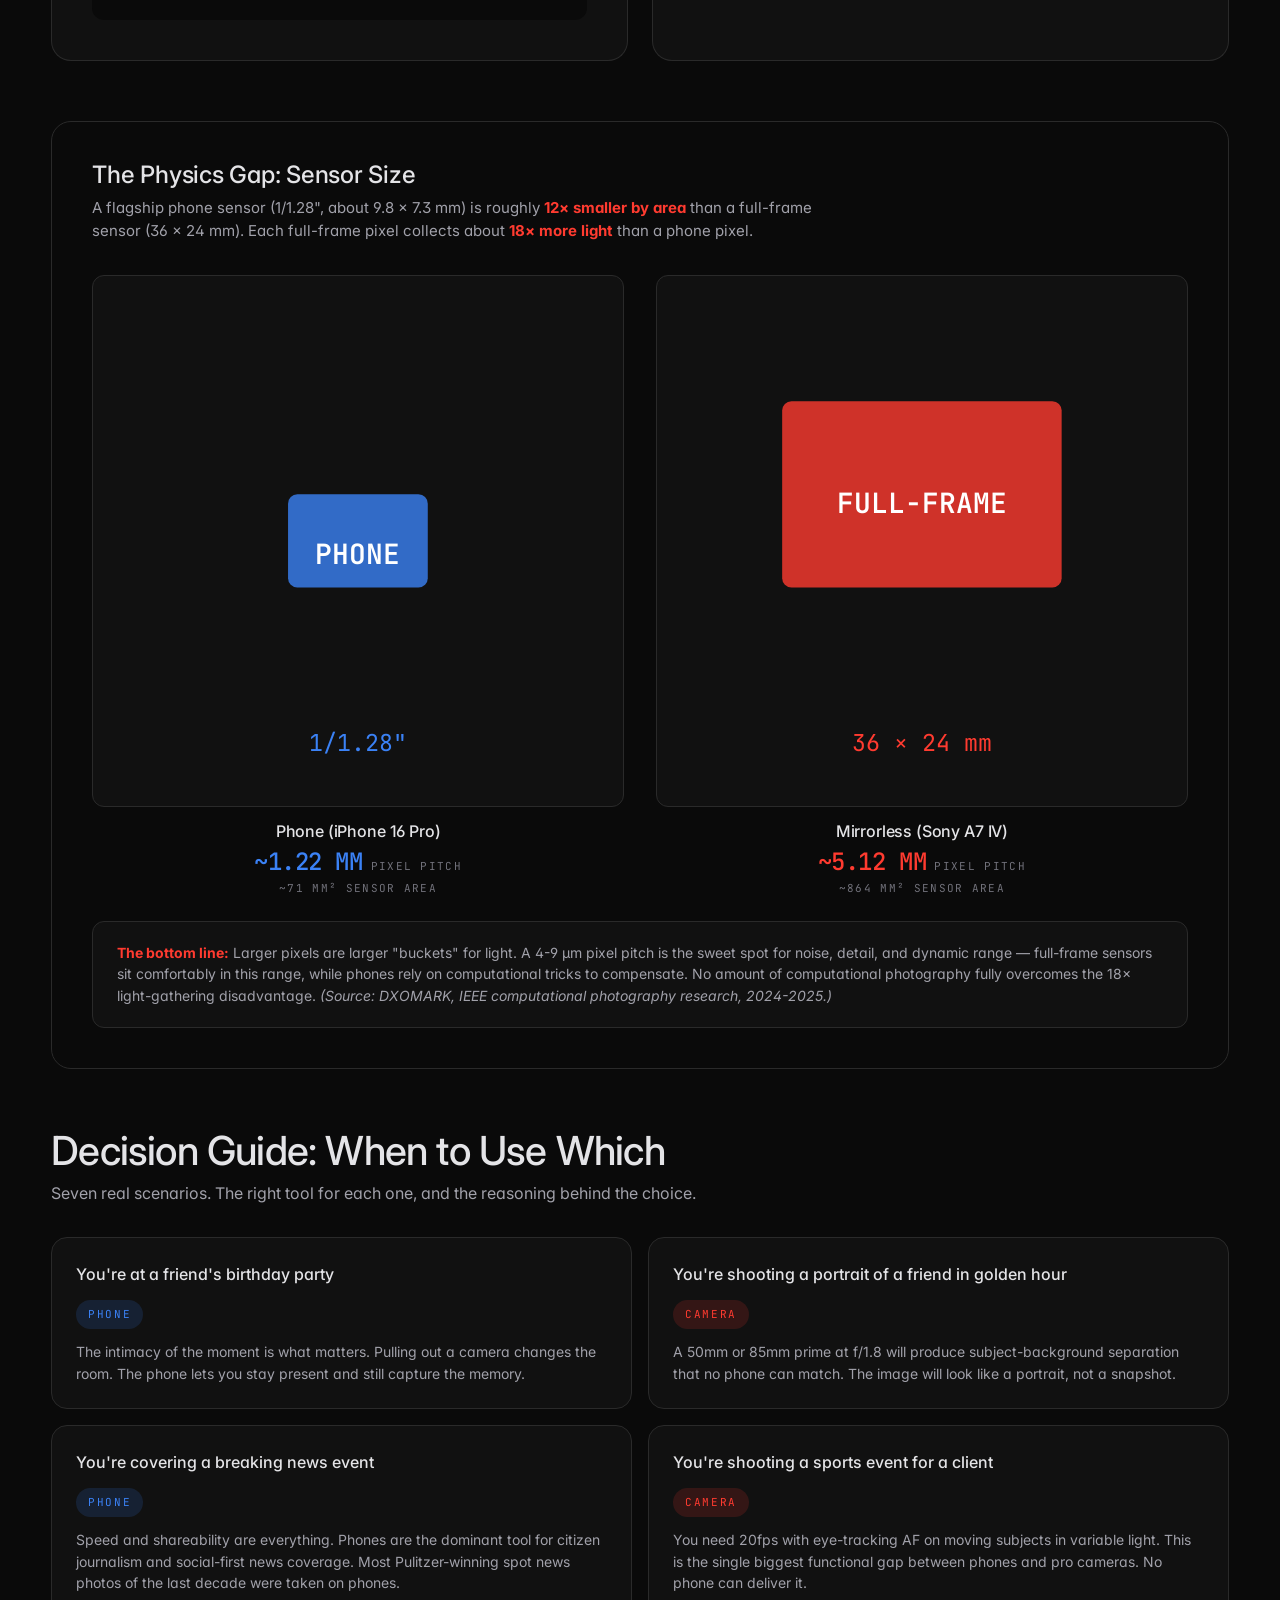
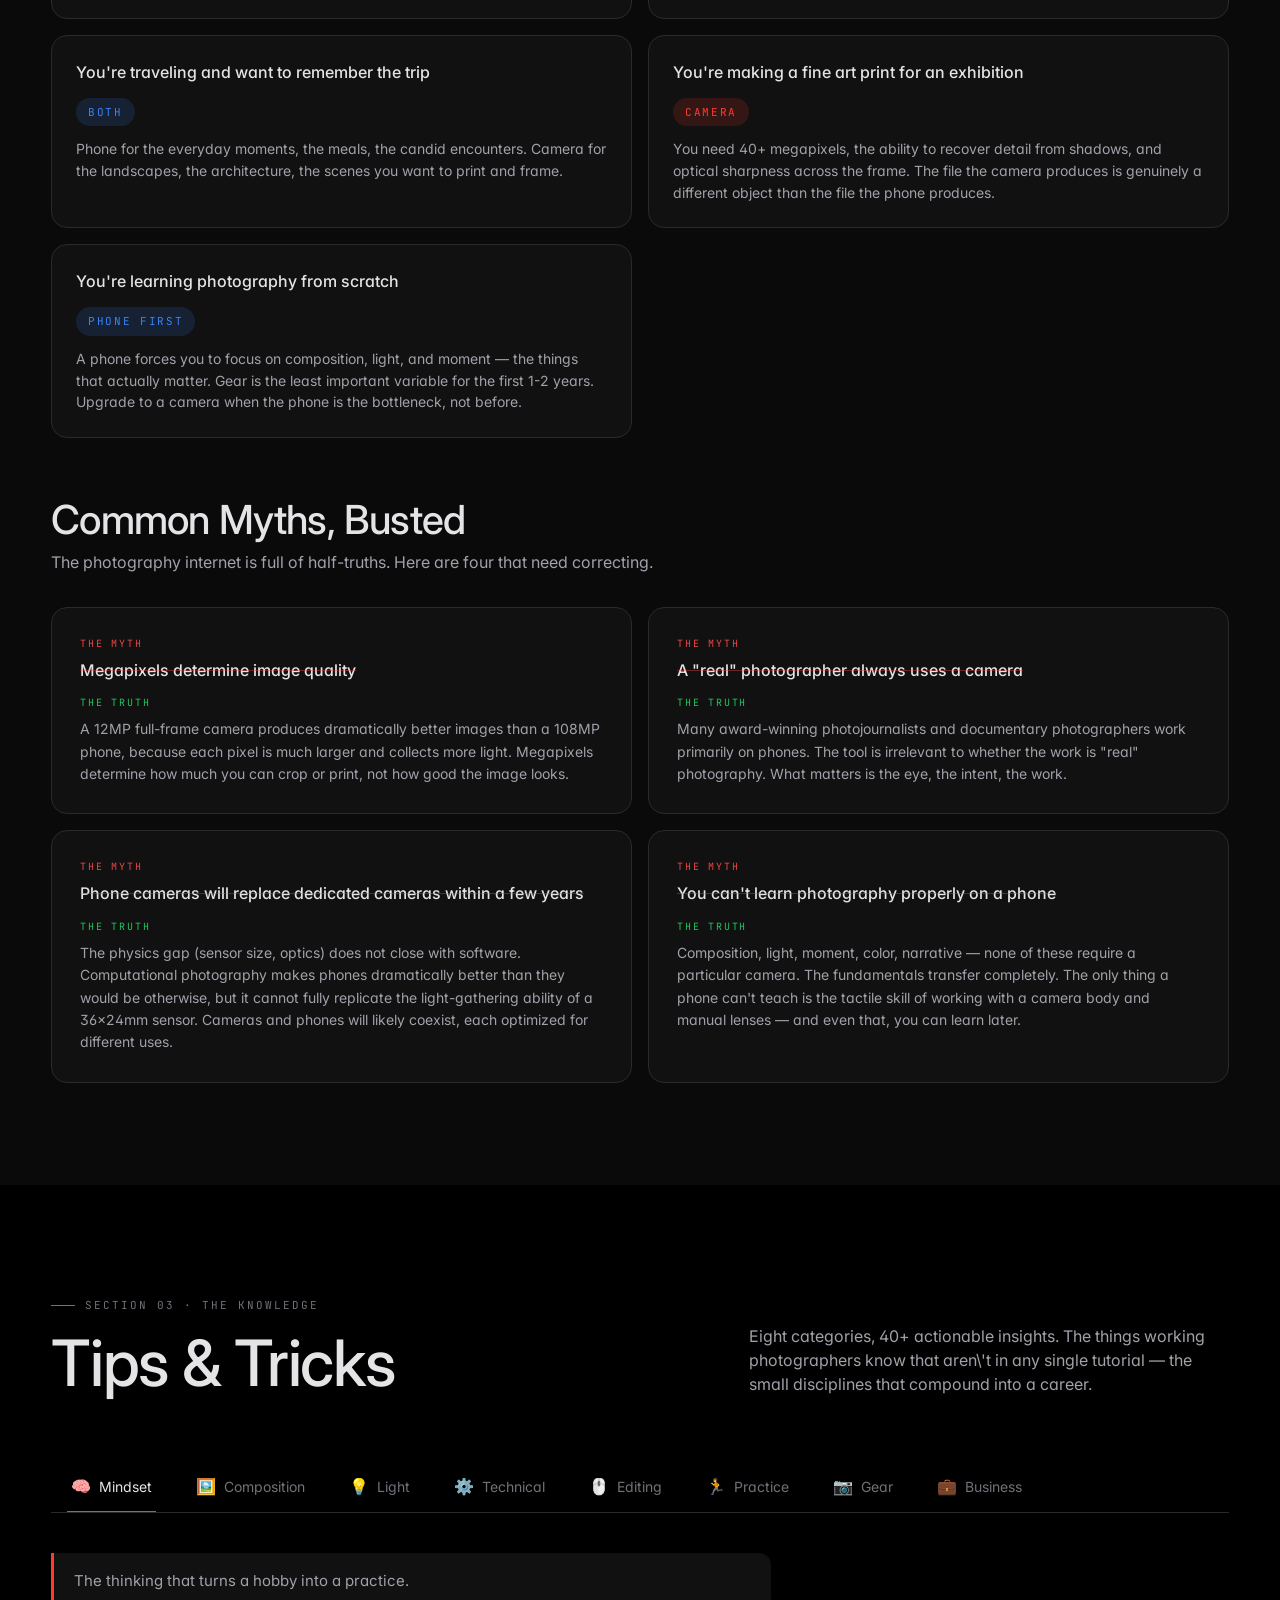
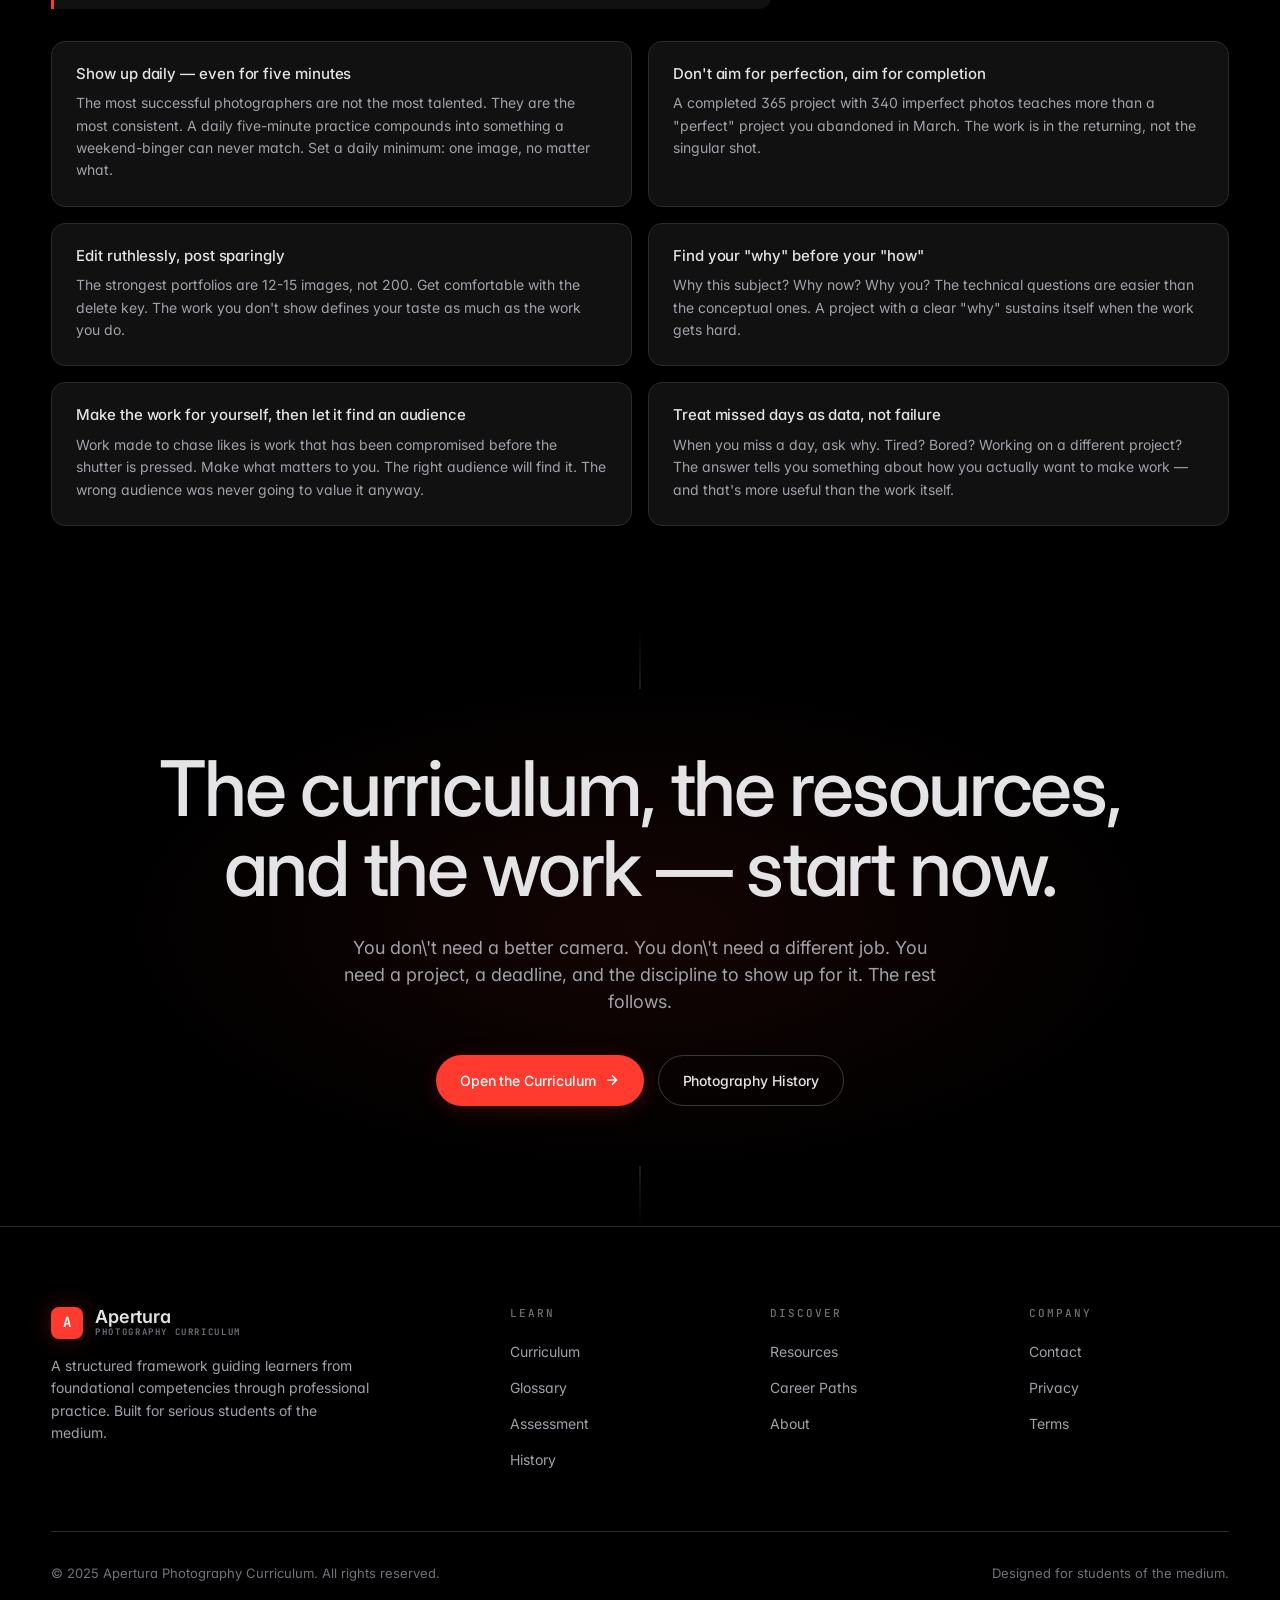
<file: resources.html>
<!doctype html>
<html lang="en">
<head>
  <meta charset="UTF-8" />
  <meta name="viewport" content="width=device-width, initial-scale=1.0, viewport-fit=cover" />
  <title>Resources — Apertura Photography</title>
  <meta name="description" content="Project ideas for every genre, a research-backed comparison of phone vs professional cameras, and a library of tips & tricks — the complete photography learning hub." />
  <link rel="preconnect" href="https://fonts.googleapis.com">
  <link rel="preconnect" href="https://fonts.gstatic.com" crossorigin>
    <link rel="icon" type="image/png" sizes="32x32" href="icons/favicon-32.png" />
  <link rel="icon" type="image/png" sizes="16x16" href="icons/favicon-16.png" />
  <link rel="apple-touch-icon" sizes="180x180" href="icons/apple-touch-icon.png" />
  <link rel="manifest" href="manifest.json" />
  <meta name="theme-color" content="#000000" />
  <link rel="icon" type="image/svg+xml" href="data:image/svg+xml,%3Csvg xmlns='http://www.w3.org/2000/svg' viewBox='0 0 100 100'%3E%3Crect width='100' height='100' rx='20' fill='%23ff3b30'/%3E%3Ctext x='50' y='72' font-family='serif' font-size='80' font-weight='bold' text-anchor='middle' fill='white'%3EA%3C/text%3E%3C/svg%3E" />
  <link rel="apple-touch-icon" href="data:image/svg+xml,%3Csvg xmlns='http://www.w3.org/2000/svg' viewBox='0 0 100 100'%3E%3Crect width='100' height='100' rx='20' fill='%23ff3b30'/%3E%3Ctext x='50' y='72' font-family='serif' font-size='80' font-weight='bold' text-anchor='middle' fill='white'%3EA%3C/text%3E%3C/svg%3E" />
  <link rel="stylesheet" href="assets/style.css" />
</head>
<body id="main">
  <a href="#main" class="skip-link">Skip to content</a>

  <!-- ============ NAV ============ -->
  <nav class="nav">
    <div class="container nav-inner">
      <a href="index.html" class="brand">
        <span class="brand-mark">A</span>
        <span class="brand-text">Apertura<small>Photography Curriculum</small></span>
      </a>
            <div class="nav-links">
        <a href="index.html" class="nav-link">Home</a>
        <a href="curriculum.html" class="nav-link">Curriculum</a>
        <a href="resources.html" class="nav-link active">Resources</a>
        <a href="history.html" class="nav-link">History</a>
        <a href="careers.html" class="nav-link">Careers</a>
        <a href="gear.html" class="nav-link">Gear</a>
        <a href="glossary.html" class="nav-link">Glossary</a>
      </div>
      <div class="nav-cta">
        <div class="auth-nav" data-auth-nav></div>
        <a href="#" class="nav-search desktop-only" aria-label="Search">
          <svg viewBox="0 0 24 24" fill="none" stroke="currentColor" stroke-width="2"><circle cx="11" cy="11" r="8"/><path d="m21 21-4.3-4.3"/></svg>
        </a>
        <a href="#projects" class="btn btn-primary desktop-only">Browse Projects</a>
        <button class="menu-toggle" aria-label="Menu">
          <svg viewBox="0 0 24 24" width="20" height="20" fill="none" stroke="currentColor" stroke-width="2"><line x1="3" y1="6" x2="21" y2="6"/><line x1="3" y1="12" x2="21" y2="12"/><line x1="3" y1="18" x2="21" y2="18"/></svg>
        </button>
      </div>
    </div>
  </nav>

  <!-- ============ PAGE HERO ============ -->
  <section class="page-hero">
    <div class="container">
      <div class="eyebrow">Photography Resources</div>
      <h1>Projects, Tools<br>& Deep Knowledge</h1>
      <p>Everything you need to go from beginner to professional — 32 project ideas across every genre, a research-backed comparison of phone vs professional cameras, and a curated library of tips & tricks from working photographers.</p>
    </div>
    <div class="container">
      <div class="curr-stat-strip">
        <div>
          <div class="num">32</div>
          <div class="lbl">Project Ideas</div>
        </div>
        <div>
          <div class="num">8</div>
          <div class="lbl">Categories</div>
        </div>
        <div>
          <div class="num">40<sup style="font-size:0.6em; color:var(--text-3)">+</sup></div>
          <div class="lbl">Tips & Tricks</div>
        </div>
        <div>
          <div class="num">3</div>
          <div class="lbl">Sections</div>
        </div>
      </div>
    </div>
  </section>

  <!-- ============ TABLE OF CONTENTS ============ -->
  <section style="padding:60px 0 0; background:var(--bg-soft); border-top:1px solid var(--border)">
    <div class="container">
      <div class="toc-grid">
        <a href="#projects" class="toc-card">
          <span class="toc-num">01</span>
          <h3>Project Ideas</h3>
          <p>32 projects from weekend exercises to multi-year documentary work, across every genre and difficulty level.</p>
          <span class="toc-arrow">→</span>
        </a>
        <a href="#compare" class="toc-card">
          <span class="toc-num">02</span>
          <h3>Phone vs Pro Camera</h3>
          <p>The research-backed honest answer. Physics, practice, pros and cons, and a decision guide for every scenario.</p>
          <span class="toc-arrow">→</span>
        </a>
        <a href="#tips" class="toc-card">
          <span class="toc-num">03</span>
          <h3>Tips & Tricks</h3>
          <p>40+ actionable insights across mindset, composition, light, technical, editing, practice, gear, and business.</p>
          <span class="toc-arrow">→</span>
        </a>
      </div>
    </div>
  </section>

  <!-- ============ 1. PROJECT IDEAS ============ -->
  <section class="section" id="projects" style="padding-top:80px">
    <div class="container">
      <div class="section-head">
        <div>
          <div class="eyebrow" style="margin-bottom:16px">Section 01 · Project Ideas</div>
          <h2>32 Projects to<br>Build Your Portfolio</h2>
        </div>
        <p>A library of project ideas across every genre, time commitment, and skill level. Filter by difficulty, duration, or genre to find your next body of work.</p>
      </div>

      <div id="projects-host">
        <!-- Mounted by resources.js -->
      </div>
    </div>
  </section>

  <!-- ============ 2. PHONE vs PRO CAMERA ============ -->
  <section class="section" id="compare" style="background:var(--bg-soft)">
    <div class="container">
      <div class="section-head">
        <div>
          <div class="eyebrow" style="margin-bottom:16px">Section 02 · The Tools</div>
          <h2>Phone vs Professional<br>Camera</h2>
        </div>
        <p>The honest, research-backed answer. Not "which is better" but "which is better for this moment, this subject, this use case." Both tools are extraordinary at what they were designed to do.</p>
      </div>

      <div id="compare-host">
        <!-- Mounted by resources.js -->
      </div>
    </div>
  </section>

  <!-- ============ 3. TIPS & TRICKS ============ -->
  <section class="section" id="tips">
    <div class="container">
      <div class="section-head">
        <div>
          <div class="eyebrow" style="margin-bottom:16px">Section 03 · The Knowledge</div>
          <h2>Tips & Tricks</h2>
        </div>
        <p>Eight categories, 40+ actionable insights. The things working photographers know that aren\'t in any single tutorial — the small disciplines that compound into a career.</p>
      </div>

      <div id="tips-host">
        <!-- Mounted by resources.js -->
      </div>
    </div>
  </section>

  <!-- ============ CTA ============ -->
  <section class="cta-banner">
    <div class="container">
      <h2>The curriculum, the resources,<br>and the work — start now.</h2>
      <p>You don\'t need a better camera. You don\'t need a different job. You need a project, a deadline, and the discipline to show up for it. The rest follows.</p>
      <div class="actions">
        <a href="curriculum.html" class="btn btn-primary">Open the Curriculum <svg viewBox="0 0 24 24" fill="none" stroke="currentColor" stroke-width="2"><path d="M5 12h14M12 5l7 7-7 7"/></svg></a>
        <a href="history.html" class="btn btn-ghost">Photography History</a>
      </div>
    </div>
  </section>

  <!-- ============ FOOTER ============ -->
  <footer class="footer">
    <div class="container">
            <div class="footer-grid">
        <div class="footer-brand">
          <a href="index.html" class="brand">
            <span class="brand-mark">A</span>
            <span class="brand-text">Apertura<small>Photography Curriculum</small></span>
          </a>
          <p>A structured framework guiding learners from foundational competencies through professional practice. Built for serious students of the medium.</p>
        </div>
        <div>
          <h4>Learn</h4>
          <ul>
            <li><a href="curriculum.html">Curriculum</a></li>
            <li><a href="glossary.html">Glossary</a></li>
            <li><a href="assessment.html">Assessment</a></li>
            <li><a href="history.html">History</a></li>
          </ul>
        </div>
        <div>
          <h4>Discover</h4>
          <ul>
            <li><a href="resources.html">Resources</a></li>
            <li><a href="careers.html">Career Paths</a></li>
            <li><a href="about.html">About</a></li>
          </ul>
        </div>
        <div>
          <h4>Company</h4>
          <ul>
            <li><a href="about.html#contact">Contact</a></li>
            <li><a href="#">Privacy</a></li>
            <li><a href="#">Terms</a></li>
          </ul>
        </div>
      </div>
      <div class="footer-bottom">
        <p>© 2025 Apertura Photography Curriculum. All rights reserved.</p>
        <p>Designed for students of the medium.</p>
      </div>
    </div>
  </footer>

  <script src="assets/script.js"></script>
  <script src="assets/auth.js?v=7"></script>
  <script src="assets/resources.js"></script>
  <script src="assets/resources-app.js"></script>
</body>
</html>
</file>
<file: assets/style.css>
/* =========================================================
   APERTURA — Photography Curriculum
   Swiss-style design system
   ========================================================= */

@import url('https://fonts.googleapis.com/css2?family=Inter:wght@400;500;600;700&family=JetBrains+Mono:wght@400;500&display=swap');

:root {
  --bg: #000;
  --bg-soft: #0a0a0a;
  --surface: #111;
  --surface-2: #1a1a1a;
  --surface-3: #222;
  --border: #2a2a2a;
  --border-strong: #3a3a3a;
  --text: #e4e4e7;
  --text-2: #a1a1aa;
  --text-3: #71717a;
  --text-4: #52525b;
  --accent: #ff3b30;
  --accent-2: #d12e26;
  --accent-glow: rgba(255, 59, 48, 0.25);
  --max: 1440px;
  --pad-x: clamp(20px, 4vw, 60px);
  --pad-y: clamp(64px, 8vw, 128px);
  --font-sans: 'Inter', -apple-system, BlinkMacSystemFont, 'Helvetica Neue', sans-serif;
  --font-mono: 'JetBrains Mono', 'Fira Code', monospace;
  --ease: cubic-bezier(0.4, 0, 0.2, 1);
}

* { margin: 0; padding: 0; box-sizing: border-box; border-color: var(--border); }
*::selection { background: rgba(255, 59, 48, 0.3); color: var(--text); }
html { scroll-behavior: smooth; }
body {
  background: var(--bg);
  color: var(--text);
  font-family: var(--font-sans);
  -webkit-font-smoothing: antialiased;
  -moz-osx-font-smoothing: grayscale;
  line-height: 1.5;
  font-feature-settings: 'cv11', 'ss01';
  cursor: default;
  overflow-x: hidden;
}
img { max-width: 100%; height: auto; display: block; }
a { color: inherit; text-decoration: none; }
button { font: inherit; cursor: pointer; background: none; border: none; color: inherit; }

/* Typography scale */
h1, h2, h3, h4, h5, h6 { font-weight: 500; letter-spacing: -0.01em; line-height: 1.1; }
.mono { font-family: var(--font-mono); letter-spacing: 0.05em; text-transform: uppercase; font-size: 12px; }
.eyebrow { font-family: var(--font-mono); font-size: 11px; letter-spacing: 0.18em; text-transform: uppercase; color: var(--text-3); display: inline-flex; align-items: center; gap: 10px; }
.eyebrow::before { content: ''; width: 24px; height: 1px; background: var(--accent); }
.gradient-text { background: linear-gradient(135deg, #ff3b30, #ff8a5b); -webkit-background-clip: text; background-clip: text; -webkit-text-fill-color: transparent; color: transparent; }

/* Layout */
.container { max-width: var(--max); margin: 0 auto; padding-left: var(--pad-x); padding-right: var(--pad-x); }
.section { padding-top: var(--pad-y); padding-bottom: var(--pad-y); position: relative; }
.section-head { display: flex; align-items: flex-end; justify-content: space-between; gap: 32px; margin-bottom: 64px; flex-wrap: wrap; }
.section-head h2 { font-size: clamp(36px, 5vw, 64px); font-weight: 500; letter-spacing: -0.02em; line-height: 1.05; }
.section-head p { color: var(--text-2); max-width: 480px; }
.divider { height: 1px; background: var(--border); width: 100%; }

/* ====== Nav ====== */
.nav {
  position: fixed; top: 0; left: 0; right: 0; z-index: 50;
  background: rgba(0, 0, 0, 0.7);
  backdrop-filter: blur(16px) saturate(180%);
  -webkit-backdrop-filter: blur(16px) saturate(180%);
  border-bottom: 1px solid var(--border);
}
.nav-inner { display: flex; align-items: center; justify-content: space-between; height: 72px; gap: 32px; }
.brand { display: flex; align-items: center; gap: 12px; font-weight: 600; font-size: 18px; letter-spacing: -0.01em; }
.brand-mark {
  width: 32px; height: 32px; border-radius: 8px;
  background: var(--accent); color: white;
  display: inline-flex; align-items: center; justify-content: center;
  font-family: var(--font-mono); font-weight: 700; font-size: 14px;
  box-shadow: 0 0 24px var(--accent-glow);
}
.brand-text { display: flex; flex-direction: column; line-height: 1; }
.brand-text small { font-family: var(--font-mono); font-size: 9px; color: var(--text-3); letter-spacing: 0.18em; margin-top: 2px; text-transform: uppercase; }
.nav-links { display: flex; gap: 4px; }
.nav-link { padding: 10px 16px; font-size: 14px; color: var(--text-2); position: relative; transition: color 0.2s var(--ease); }
.nav-link:hover { color: var(--text); }
.nav-link.active { color: var(--text); }
.nav-link.active::after { content: ''; position: absolute; bottom: 4px; left: 16px; right: 16px; height: 2px; background: var(--accent); }
.nav-cta { display: flex; align-items: center; gap: 12px; }
.nav-search { width: 36px; height: 36px; border-radius: 8px; display: inline-flex; align-items: center; justify-content: center; color: var(--text-2); transition: all 0.2s var(--ease); }
.nav-search:hover { background: var(--surface); color: var(--text); }
.menu-toggle { display: none; width: 40px; height: 40px; border-radius: 8px; }
.menu-toggle:hover { background: var(--surface); }
@media (max-width: 900px) { .nav-links, .nav-cta .desktop-only { display: none; } .menu-toggle { display: inline-flex; align-items: center; justify-content: center; } }

/* ====== Auth nav slot (Sign in / Register / Profile) ====== */
.auth-nav { display: flex; align-items: center; gap: 8px; }
.nav-pill { display: inline-flex; align-items: center; padding: 7px 14px; border: 1px solid var(--border); border-radius: 999px; font-family: var(--font-mono); font-size: 11px; letter-spacing: 0.1em; text-transform: uppercase; color: var(--text); background: transparent; transition: all 0.2s var(--ease); text-decoration: none; white-space: nowrap; }
.nav-pill:hover { background: var(--surface); border-color: var(--border-strong); }
.nav-pill-muted { color: var(--text-2); }
.nav-pill-muted:hover { color: var(--text); }
.nav-pill-active { background: var(--surface); border-color: var(--border-strong); color: var(--accent); }
@media (max-width: 600px) { .auth-nav { gap: 6px; } .nav-pill { padding: 6px 10px; font-size: 10px; } }

/* ====== Auth pages (login, register) ====== */
.auth-main { min-height: calc(100vh - 200px); display: flex; align-items: center; justify-content: center; padding: 100px 20px 60px; }
.auth-card { width: 100%; max-width: 440px; background: var(--surface); border: 1px solid var(--border); border-radius: 16px; padding: 40px 32px; }
.auth-card h1 { font-size: 32px; font-weight: 700; letter-spacing: -0.02em; margin-bottom: 8px; }
.auth-sub { color: var(--text-2); font-size: 14px; margin-bottom: 24px; }
.auth-card .field { display: block; margin-bottom: 16px; }
.auth-card .field span { display: block; font-family: var(--font-mono); font-size: 11px; letter-spacing: 0.1em; text-transform: uppercase; color: var(--text-2); margin-bottom: 6px; }
.auth-card .field input { width: 100%; padding: 12px 14px; background: var(--bg); border: 1px solid var(--border); border-radius: 8px; color: var(--text); font-family: var(--font-sans); font-size: 16px; transition: border-color 0.2s; }
.auth-card .field input:focus { outline: none; border-color: var(--accent); }
.auth-card .field-hint { font-size: 12px; color: var(--text-3); margin-top: -8px; margin-bottom: 16px; }
.auth-card .btn-primary { width: 100%; padding: 14px; font-size: 15px; margin-top: 8px; }
.auth-error { background: rgba(255, 59, 48, 0.1); border: 1px solid var(--accent); color: var(--accent); padding: 10px 14px; border-radius: 8px; font-size: 13px; margin-bottom: 16px; font-family: var(--font-mono); }
.demo-creds { background: var(--bg); border: 1px dashed var(--border-strong); border-radius: 8px; padding: 14px 16px; margin-bottom: 24px; font-size: 12px; }
.demo-creds p { margin: 4px 0; color: var(--text-2); }
.demo-creds code { background: var(--surface-2); padding: 2px 6px; border-radius: 4px; color: var(--text); font-family: var(--font-mono); }
.auth-foot { text-align: center; margin-top: 20px; font-size: 13px; color: var(--text-2); }
.auth-foot a { color: var(--accent); text-decoration: none; }
.auth-foot a:hover { text-decoration: underline; }
@media (max-width: 480px) { .auth-card { padding: 32px 20px; } }

/* ====== Profile page ====== */
.profile-main { max-width: 1200px; margin: 0 auto; padding: 100px 20px 80px; }
.profile-hero { padding: 32px 0 48px; border-bottom: 1px solid var(--border); margin-bottom: 40px; }
.profile-hero h1 { font-size: clamp(32px, 5vw, 48px); font-weight: 700; letter-spacing: -0.02em; margin: 8px 0 4px; }
.profile-email { font-family: var(--font-mono); font-size: 13px; color: var(--text-2); margin-bottom: 24px; }
.profile-actions { display: flex; flex-wrap: wrap; gap: 12px; }
.profile-grid { display: grid; grid-template-columns: repeat(auto-fit, minmax(280px, 1fr)); gap: 20px; margin-bottom: 48px; }
.profile-card { background: var(--surface); border: 1px solid var(--border); border-radius: 12px; padding: 24px; }
.profile-card h2 { font-size: 18px; margin: 8px 0 16px; }
.profile-stat { display: flex; align-items: baseline; gap: 8px; }
.profile-stat-num { font-size: 48px; font-weight: 800; color: var(--accent); }
.profile-stat-of { font-family: var(--font-mono); font-size: 13px; color: var(--text-2); }
.profile-bar { height: 8px; background: var(--bg); border-radius: 4px; overflow: hidden; margin: 12px 0; }
.profile-bar-fill { height: 100%; background: var(--accent); transition: width 0.4s var(--ease); }
.profile-sub { font-family: var(--font-mono); font-size: 12px; color: var(--text-2); margin-top: 4px; }
.profile-recommend { font-size: 14px; color: var(--text-2); margin: 0 0 16px; line-height: 1.5; }
.profile-levels { list-style: none; padding: 0; margin: 0; }
.profile-levels li { display: flex; justify-content: space-between; align-items: center; padding: 8px 0; border-bottom: 1px solid var(--border); font-size: 13px; }
.profile-levels li:last-child { border-bottom: none; }
.lvl-name { color: var(--text); }
.lvl-count { font-family: var(--font-mono); color: var(--accent); }
.profile-courses h2 { margin: 24px 0 16px; }
.profile-course-grid { display: grid; grid-template-columns: repeat(auto-fit, minmax(220px, 1fr)); gap: 16px; }
.profile-course { display: block; padding: 20px; background: var(--surface); border: 1px solid var(--border); border-radius: 12px; text-decoration: none; color: var(--text); transition: all 0.2s; }
.profile-course:hover { border-color: var(--accent); transform: translateY(-2px); }
.profile-course h3 { font-size: 16px; margin: 8px 0 4px; }
.profile-course p { font-size: 12px; color: var(--text-2); margin: 0; }
.btn-danger { background: transparent; color: var(--accent); border: 1px solid var(--accent); }
.btn-danger:hover { background: var(--accent); color: white; }
.btn-sm { padding: 6px 12px; font-size: 12px; }

/* ====== Admin dashboard ====== */
.admin-main { max-width: 1280px; margin: 0 auto; padding: 100px 20px 80px; }
.admin-hero { padding: 32px 0 48px; border-bottom: 1px solid var(--border); margin-bottom: 40px; }
.admin-hero h1 { font-size: clamp(32px, 5vw, 48px); font-weight: 700; letter-spacing: -0.02em; margin: 8px 0 8px; }
.admin-sub { color: var(--text-2); font-size: 15px; }
.admin-section { margin-bottom: 48px; }
.admin-section h2 { font-size: 24px; margin: 16px 0 20px; }

/* Earnings admin form */
.earnings-form { display: flex; flex-direction: column; gap: 14px; max-width: 520px; margin: 20px 0 28px; padding: 20px; background: var(--surface); border: 1px solid var(--border); border-radius: 10px; }
.ef-row { display: flex; flex-direction: column; gap: 6px; }
.ef-row label { font-family: var(--font-mono); font-size: 11px; letter-spacing: 0.06em; color: var(--text-2); text-transform: uppercase; }
.ef-row input { background: var(--bg); border: 1px solid var(--border); color: var(--text); padding: 10px 12px; border-radius: 6px; font-size: 14px; font-family: var(--font-sans); }
.ef-row input:focus { outline: none; border-color: var(--accent); }
.ef-row button { margin-top: 4px; }
.ef-status { font-family: var(--font-mono); font-size: 11px; color: var(--text-2); margin-top: 4px; min-height: 16px; }
.ef-status.ef-success { color: #4ade80; }
.ef-status.ef-error { color: var(--accent); }
.ef-current { padding: 16px 20px; background: var(--bg-soft); border-radius: 10px; border: 1px solid var(--border); margin-bottom: 16px; }
.ef-current h3 { font-size: 12px; font-family: var(--font-mono); letter-spacing: 0.08em; text-transform: uppercase; color: var(--text-2); margin: 0 0 8px; }
.ef-current p { margin: 0; font-size: 15px; color: var(--text); }
.ef-current strong { color: var(--accent); }
.ef-history { margin-top: 12px; }
.ef-history summary { cursor: pointer; font-family: var(--font-mono); font-size: 11px; letter-spacing: 0.08em; text-transform: uppercase; color: var(--text-2); padding: 8px 0; }
.ef-history summary:hover { color: var(--text); }
.ef-history > div { margin-top: 12px; padding: 16px; background: var(--bg-soft); border-radius: 8px; border: 1px solid var(--border); }
.ef-year-block { margin-bottom: 14px; }
.ef-year-block:last-child { margin-bottom: 0; }
.ef-year-block h4 { font-size: 13px; font-family: var(--font-mono); letter-spacing: 0.04em; color: var(--text); margin: 0 0 6px; }
.ef-year-block ul { list-style: none; padding: 0; margin: 0; display: grid; grid-template-columns: repeat(auto-fit, minmax(120px, 1fr)); gap: 4px 16px; }
.ef-year-block li { font-size: 12px; color: var(--text-2); }
.ef-empty { color: var(--text-3); font-style: italic; margin: 0; }

/* Admin list (current administrators) */
.admin-list { list-style: none; padding: 0; margin: 0; }
.admin-list-item { display: flex; align-items: center; justify-content: space-between; gap: 12px; padding: 12px 0; border-bottom: 1px solid var(--border); }
.admin-list-item:last-child { border-bottom: none; }
.admin-list-item .ali-info { display: flex; flex-direction: column; gap: 2px; }
.admin-list-item strong { font-size: 14px; color: var(--text); }
.admin-list-item .ali-email { font-family: var(--font-mono); font-size: 11px; color: var(--text-2); }
.admin-list-item .ali-date { font-family: var(--font-mono); font-size: 10px; color: var(--text-3); }
.ali-self { display: inline-block; margin-left: 6px; padding: 2px 6px; background: var(--accent); color: white; font-family: var(--font-mono); font-size: 9px; letter-spacing: 0.08em; text-transform: uppercase; border-radius: 3px; font-weight: 600; }
.admin-popular { list-style: none; padding: 0; }
.admin-popular li { padding: 10px 0; border-bottom: 1px solid var(--border); }

/* ====== Hero ====== */
.hero { padding-top: 152px; padding-bottom: var(--pad-y); position: relative; overflow: hidden; }
.hero::before { content: ''; position: absolute; inset: 0; background-image: linear-gradient(rgba(255,255,255,0.025) 1px, transparent 1px), linear-gradient(90deg, rgba(255,255,255,0.025) 1px, transparent 1px); background-size: 80px 80px; pointer-events: none; mask-image: radial-gradient(ellipse at top, black 30%, transparent 70%); -webkit-mask-image: radial-gradient(ellipse at top, black 30%, transparent 70%); }
.hero-inner { display: grid; grid-template-columns: 1.1fr 1fr; gap: 60px; align-items: center; position: relative; }
.hero-label { display: inline-flex; align-items: center; gap: 12px; padding: 8px 14px; background: var(--surface); border: 1px solid var(--border); border-radius: 999px; font-family: var(--font-mono); font-size: 11px; letter-spacing: 0.18em; color: var(--text-2); text-transform: uppercase; margin-bottom: 28px; }
.hero-label .dot { width: 6px; height: 6px; border-radius: 50%; background: var(--accent); box-shadow: 0 0 12px var(--accent); animation: pulse 2s var(--ease) infinite; }
@keyframes pulse { 0%, 100% { opacity: 1; transform: scale(1); } 50% { opacity: 0.6; transform: scale(0.85); } }
.hero h1 { font-size: clamp(48px, 7vw, 96px); font-weight: 500; letter-spacing: -0.04em; line-height: 0.95; margin-bottom: 28px; }
.hero h1 em { font-style: italic; font-weight: 500; font-family: 'Inter', serif; }
.hero-sub { font-size: clamp(16px, 1.4vw, 19px); color: var(--text-2); max-width: 540px; line-height: 1.55; margin-bottom: 40px; }
.hero-actions { display: flex; gap: 14px; flex-wrap: wrap; margin-bottom: 56px; }
.btn { display: inline-flex; align-items: center; justify-content: center; gap: 8px; padding: 14px 24px; font-size: 14px; font-weight: 500; border-radius: 999px; transition: all 0.2s var(--ease); letter-spacing: -0.005em; white-space: nowrap; }
.btn-primary { background: var(--accent); color: white; box-shadow: 0 4px 24px -4px var(--accent-glow); }
.btn-primary:hover { background: var(--accent-2); transform: translateY(-1px); box-shadow: 0 8px 32px -4px var(--accent-glow); }
.btn-ghost { background: transparent; color: var(--text); border: 1px solid var(--border-strong); }
.btn-ghost:hover { background: var(--surface); border-color: var(--text-2); }
.btn svg { width: 16px; height: 16px; transition: transform 0.2s var(--ease); }
.btn:hover svg { transform: translateX(3px); }

.hero-stats { display: grid; grid-template-columns: repeat(3, 1fr); gap: 0; padding-top: 28px; border-top: 1px solid var(--border); }
.hero-stat { padding: 8px 24px 8px 0; border-right: 1px solid var(--border); }
.hero-stat:last-child { border-right: 0; }
.hero-stat:not(:first-child) { padding-left: 24px; }
.hero-stat .num { font-size: clamp(28px, 3.2vw, 40px); font-weight: 500; letter-spacing: -0.02em; line-height: 1; }
.hero-stat .lbl { font-family: var(--font-mono); font-size: 10px; letter-spacing: 0.18em; color: var(--text-3); text-transform: uppercase; margin-top: 8px; }

.hero-visual { position: relative; aspect-ratio: 4/5; border-radius: 24px; overflow: hidden; box-shadow: 0 32px 80px -20px rgba(0,0,0,0.6); border: 1px solid var(--border); }
.hero-visual img { width: 100%; height: 100%; object-fit: cover; }
.hero-visual::after { content: ''; position: absolute; inset: 0; background: linear-gradient(180deg, transparent 50%, rgba(0,0,0,0.6)); }
.hero-tag { position: absolute; top: 20px; right: 20px; z-index: 2; background: rgba(0,0,0,0.7); backdrop-filter: blur(8px); -webkit-backdrop-filter: blur(8px); padding: 12px 16px; border-radius: 12px; border: 1px solid rgba(255,255,255,0.1); }
.hero-tag .num { font-size: 32px; font-weight: 500; letter-spacing: -0.02em; line-height: 1; color: white; }
.hero-tag .lbl { font-family: var(--font-mono); font-size: 10px; letter-spacing: 0.18em; color: var(--text-2); text-transform: uppercase; margin-top: 4px; }
.pro-tip { position: absolute; bottom: 24px; left: 24px; right: 24px; z-index: 2; background: rgba(17,17,17,0.85); backdrop-filter: blur(12px); -webkit-backdrop-filter: blur(12px); padding: 16px 20px; border-radius: 12px; border: 1px solid rgba(255,255,255,0.08); display: flex; gap: 14px; align-items: flex-start; }
.pro-tip-icon { width: 32px; height: 32px; flex-shrink: 0; border-radius: 8px; background: var(--accent); display: inline-flex; align-items: center; justify-content: center; }
.pro-tip-icon svg { width: 16px; height: 16px; color: white; }
.pro-tip h4 { font-size: 12px; font-weight: 600; color: var(--accent); text-transform: uppercase; letter-spacing: 0.12em; margin-bottom: 4px; }
.pro-tip p { font-size: 13px; color: var(--text-2); line-height: 1.4; }
@media (max-width: 900px) { .hero-inner { grid-template-columns: 1fr; } }

/* ====== Featured Work ====== */
.featured { background: linear-gradient(180deg, var(--bg) 0%, var(--bg-soft) 100%); }
.genre-grid { display: grid; grid-template-columns: repeat(4, 1fr); gap: 16px; }
@media (max-width: 1100px) { .genre-grid { grid-template-columns: repeat(3, 1fr); } }
@media (max-width: 768px) { .genre-grid { grid-template-columns: repeat(2, 1fr); } }
@media (max-width: 480px) { .genre-grid { grid-template-columns: 1fr; } }
.genre-card { position: relative; aspect-ratio: 4/5; border-radius: 16px; overflow: hidden; cursor: pointer; border: 1px solid var(--border); background: var(--surface); }
.genre-card img { width: 100%; height: 100%; object-fit: cover; transition: transform 0.7s var(--ease), filter 0.5s var(--ease); filter: grayscale(20%) brightness(0.85); }
.genre-card:hover img { transform: scale(1.08); filter: grayscale(0) brightness(1); }
.genre-card::after { content: ''; position: absolute; inset: 0; background: linear-gradient(180deg, transparent 30%, rgba(0,0,0,0.85) 100%); }
.genre-card-label { position: absolute; bottom: 0; left: 0; right: 0; padding: 24px; z-index: 2; display: flex; align-items: flex-end; justify-content: space-between; }
.genre-card-label h3 { font-size: 22px; font-weight: 500; letter-spacing: -0.01em; color: white; }
.genre-card-label small { font-family: var(--font-mono); font-size: 10px; letter-spacing: 0.18em; color: var(--text-2); text-transform: uppercase; opacity: 0; transform: translateY(6px); transition: all 0.3s var(--ease); }
.genre-card:hover .genre-card-label small { opacity: 1; transform: translateY(0); }
.genre-card-num { position: absolute; top: 16px; left: 16px; z-index: 2; font-family: var(--font-mono); font-size: 11px; color: var(--text-2); letter-spacing: 0.1em; }
.genre-card-corner { position: absolute; top: 16px; right: 16px; z-index: 2; width: 32px; height: 32px; border-radius: 8px; background: rgba(0,0,0,0.6); backdrop-filter: blur(8px); -webkit-backdrop-filter: blur(8px); display: inline-flex; align-items: center; justify-content: center; color: white; opacity: 0; transform: translateY(-4px); transition: all 0.3s var(--ease); }
.genre-card:hover .genre-card-corner { opacity: 1; transform: translateY(0); }
.genre-card-corner svg { width: 14px; height: 14px; }

/* ====== Equipment ====== */
.equipment { background: var(--bg-soft); }
.equipment-inner { display: grid; grid-template-columns: 1fr 1fr; gap: 80px; align-items: center; }
.equipment-content h2 { font-size: clamp(36px, 5vw, 56px); font-weight: 500; letter-spacing: -0.02em; line-height: 1.05; margin: 18px 0 24px; }
.equipment-content p { color: var(--text-2); font-size: 17px; line-height: 1.6; margin-bottom: 36px; max-width: 480px; }
.equipment-list { display: flex; flex-direction: column; gap: 4px; }
.equipment-item { display: flex; align-items: center; gap: 18px; padding: 18px 0; border-top: 1px solid var(--border); }
.equipment-item:last-child { border-bottom: 1px solid var(--border); }
.equipment-item-num { font-family: var(--font-mono); font-size: 11px; color: var(--text-3); letter-spacing: 0.1em; width: 32px; }
.equipment-item h4 { font-size: 17px; font-weight: 500; letter-spacing: -0.005em; }
.equipment-item p { font-family: var(--font-mono); font-size: 11px; letter-spacing: 0.12em; color: var(--text-3); text-transform: uppercase; margin: 0; }
.equipment-visual { display: grid; grid-template-columns: 1.4fr 1fr; grid-template-rows: 1fr 1fr; gap: 12px; height: 560px; }
.equipment-visual .ev-1 { grid-row: span 2; }
.equipment-img { position: relative; border-radius: 16px; overflow: hidden; border: 1px solid var(--border); }
.equipment-img img { width: 100%; height: 100%; object-fit: cover; }
.equipment-img-label { position: absolute; top: 16px; left: 16px; z-index: 2; font-family: var(--font-mono); font-size: 10px; letter-spacing: 0.18em; color: white; text-transform: uppercase; background: rgba(0,0,0,0.6); backdrop-filter: blur(8px); padding: 6px 10px; border-radius: 6px; }
@media (max-width: 900px) { .equipment-inner { grid-template-columns: 1fr; gap: 48px; } .equipment-visual { height: 420px; } }

/* ====== Learning Path ====== */
.path-stats { display: grid; grid-template-columns: repeat(3, 1fr); gap: 0; border: 1px solid var(--border); border-radius: 16px; background: var(--surface); margin-bottom: 80px; overflow: hidden; }
.path-stat { padding: 40px 32px; position: relative; }
.path-stat:not(:last-child) { border-right: 1px solid var(--border); }
.path-stat .num { font-size: clamp(48px, 6vw, 80px); font-weight: 500; letter-spacing: -0.04em; line-height: 1; }
.path-stat .num em { font-style: normal; color: var(--accent); }
.path-stat .lbl { font-family: var(--font-mono); font-size: 11px; letter-spacing: 0.18em; color: var(--text-2); text-transform: uppercase; margin-top: 12px; }
.path-stat p { color: var(--text-2); font-size: 14px; line-height: 1.5; margin-top: 16px; max-width: 280px; }
.path-stat-corner { position: absolute; top: 16px; right: 16px; font-family: var(--font-mono); font-size: 10px; color: var(--text-3); letter-spacing: 0.1em; }
@media (max-width: 768px) { .path-stats { grid-template-columns: 1fr; } .path-stat:not(:last-child) { border-right: 0; border-bottom: 1px solid var(--border); } }

.path-levels { display: grid; grid-template-columns: repeat(4, 1fr); gap: 12px; position: relative; }
.path-levels::before { content: ''; position: absolute; top: 64px; left: 8%; right: 8%; height: 1px; background: linear-gradient(90deg, transparent, var(--border-strong) 20%, var(--border-strong) 80%, transparent); z-index: 0; }
.path-level { position: relative; padding: 24px; border: 1px solid var(--border); border-radius: 16px; background: var(--bg-soft); z-index: 1; transition: all 0.3s var(--ease); }
.path-level:hover { border-color: var(--accent); transform: translateY(-4px); }
.path-level-num { width: 32px; height: 32px; border-radius: 8px; background: var(--surface-2); border: 1px solid var(--border); display: inline-flex; align-items: center; justify-content: center; font-family: var(--font-mono); font-size: 12px; color: var(--text-2); margin-bottom: 32px; }
.path-level h3 { font-size: 18px; font-weight: 500; margin-bottom: 6px; }
.path-level p { font-family: var(--font-mono); font-size: 10px; letter-spacing: 0.12em; color: var(--text-3); text-transform: uppercase; }
.path-level-bar { height: 4px; background: var(--surface-2); border-radius: 2px; overflow: hidden; margin-top: 16px; }
.path-level-bar-fill { height: 100%; background: linear-gradient(90deg, var(--accent), #ff6b47); border-radius: 2px; }
.path-level.l1 .path-level-bar-fill { width: 25%; }
.path-level.l2 .path-level-bar-fill { width: 50%; }
.path-level.l3 .path-level-bar-fill { width: 75%; }
.path-level.l4 .path-level-bar-fill { width: 100%; }
@media (max-width: 900px) { .path-levels { grid-template-columns: repeat(2, 1fr); } .path-levels::before { display: none; } }
@media (max-width: 480px) { .path-levels { grid-template-columns: 1fr; } }

/* ====== AI Features ====== */
.ai { background: linear-gradient(180deg, var(--bg-soft) 0%, var(--bg) 100%); }
.ai-grid { display: grid; grid-template-columns: repeat(2, 1fr); gap: 16px; }
@media (max-width: 768px) { .ai-grid { grid-template-columns: 1fr; } }
.ai-card { padding: 40px; border: 1px solid var(--border); border-radius: 20px; background: var(--surface); position: relative; overflow: hidden; transition: all 0.3s var(--ease); }
.ai-card::before { content: ''; position: absolute; top: 0; left: 0; right: 0; height: 1px; background: linear-gradient(90deg, transparent, var(--accent), transparent); opacity: 0; transition: opacity 0.3s var(--ease); }
.ai-card:hover { border-color: var(--border-strong); transform: translateY(-2px); }
.ai-card:hover::before { opacity: 1; }
.ai-icon { width: 56px; height: 56px; border-radius: 14px; display: inline-flex; align-items: center; justify-content: center; margin-bottom: 24px; }
.ai-icon svg { width: 24px; height: 24px; }
.ai-icon.blue { background: rgba(59, 130, 246, 0.1); color: #3b82f6; }
.ai-icon.purple { background: rgba(168, 85, 247, 0.1); color: #a855f7; }
.ai-icon.green { background: rgba(34, 197, 94, 0.1); color: #22c55e; }
.ai-icon.yellow { background: rgba(234, 179, 8, 0.1); color: #eab308; }
.ai-card h3 { font-size: 24px; font-weight: 500; margin-bottom: 8px; }
.ai-card p { color: var(--text-2); font-size: 15px; line-height: 1.55; margin-bottom: 24px; }
.ai-card-link { display: inline-flex; align-items: center; gap: 8px; color: var(--text); font-size: 14px; font-weight: 500; padding: 8px 0; border-bottom: 1px solid var(--border); transition: all 0.2s var(--ease); }
.ai-card-link:hover { color: var(--accent); border-color: var(--accent); gap: 12px; }

/* ====== Students ====== */
.students-grid { display: grid; grid-template-columns: repeat(3, 1fr); gap: 16px; }
@media (max-width: 900px) { .students-grid { grid-template-columns: 1fr; } }
.student-card { background: var(--surface); border: 1px solid var(--border); border-radius: 20px; overflow: hidden; transition: all 0.3s var(--ease); }
.student-card:hover { border-color: var(--border-strong); transform: translateY(-4px); }
.student-card-img { aspect-ratio: 4/3; overflow: hidden; position: relative; }
.student-card-img img { width: 100%; height: 100%; object-fit: cover; transition: transform 0.6s var(--ease); }
.student-card:hover .student-card-img img { transform: scale(1.05); }
.student-card-body { padding: 28px; }
.student-card-quote { font-size: 16px; line-height: 1.55; color: var(--text); margin-bottom: 24px; }
.student-card-quote::before { content: '"'; color: var(--accent); font-size: 32px; font-weight: 500; line-height: 0; vertical-align: -10px; margin-right: 4px; }
.student-card-author { display: flex; align-items: center; gap: 12px; padding-top: 20px; border-top: 1px solid var(--border); }
.student-card-avatar { width: 40px; height: 40px; border-radius: 50%; background: var(--surface-2); display: inline-flex; align-items: center; justify-content: center; font-weight: 600; font-size: 14px; color: var(--accent); }
.student-card-info h4 { font-size: 14px; font-weight: 500; }
.student-card-info p { font-family: var(--font-mono); font-size: 10px; letter-spacing: 0.12em; color: var(--text-3); text-transform: uppercase; margin-top: 2px; }

/* ====== Quick Tips ====== */
.tips { background: var(--bg-soft); }
.tips-grid { display: grid; grid-template-columns: repeat(3, 1fr); gap: 0; border: 1px solid var(--border); border-radius: 20px; overflow: hidden; }
@media (max-width: 768px) { .tips-grid { grid-template-columns: 1fr; } }
.tip-card { padding: 40px; position: relative; transition: background 0.2s var(--ease); }
.tip-card:not(:last-child) { border-right: 1px solid var(--border); }
.tip-card:hover { background: var(--surface); }
@media (max-width: 768px) { .tip-card:not(:last-child) { border-right: 0; border-bottom: 1px solid var(--border); } }
.tip-card-num { font-family: var(--font-mono); font-size: 11px; color: var(--text-3); letter-spacing: 0.18em; margin-bottom: 32px; display: flex; align-items: center; gap: 12px; }
.tip-card-num::after { content: ''; flex: 1; height: 1px; background: var(--border); }
.tip-card h3 { font-size: 22px; font-weight: 500; margin-bottom: 12px; }
.tip-card p { color: var(--text-2); font-size: 14px; line-height: 1.5; }

/* ====== CTA Banner ====== */
.cta-banner { padding: 120px 0; text-align: center; background: radial-gradient(ellipse at center, rgba(255, 59, 48, 0.08) 0%, transparent 60%); position: relative; overflow: hidden; }
.cta-banner::before, .cta-banner::after { content: ''; position: absolute; left: 50%; transform: translateX(-50%); width: 1px; height: 60px; background: linear-gradient(180deg, transparent, var(--border-strong)); }
.cta-banner::before { top: 0; }
.cta-banner::after { bottom: 0; transform: translateX(-50%) rotate(180deg); }
.cta-banner h2 { font-size: clamp(40px, 6vw, 80px); font-weight: 500; letter-spacing: -0.03em; line-height: 1.05; margin-bottom: 24px; }
.cta-banner p { color: var(--text-2); font-size: 18px; max-width: 600px; margin: 0 auto 40px; line-height: 1.5; }
.cta-banner .actions { display: flex; gap: 14px; justify-content: center; flex-wrap: wrap; }

/* ====== Footer ====== */
.footer { background: var(--bg); border-top: 1px solid var(--border); padding: 80px 0 40px; }
.footer-grid { display: grid; grid-template-columns: 2fr 1fr 1fr 1fr; gap: 60px; margin-bottom: 60px; }
@media (max-width: 768px) { .footer-grid { grid-template-columns: 1fr 1fr; gap: 40px; } }
.footer-brand p { color: var(--text-2); font-size: 14px; line-height: 1.6; margin: 16px 0 24px; max-width: 320px; }
.footer h4 { font-family: var(--font-mono); font-size: 11px; letter-spacing: 0.18em; text-transform: uppercase; color: var(--text-3); margin-bottom: 20px; font-weight: 500; }
.footer ul { list-style: none; display: flex; flex-direction: column; gap: 12px; }
.footer ul a { color: var(--text-2); font-size: 14px; transition: color 0.2s var(--ease); }
.footer ul a:hover { color: var(--text); }
.footer-bottom { display: flex; justify-content: space-between; align-items: center; padding-top: 32px; border-top: 1px solid var(--border); gap: 24px; flex-wrap: wrap; }
.footer-bottom p { color: var(--text-3); font-size: 13px; }
.footer-socials { display: flex; gap: 8px; }
.footer-socials a { width: 36px; height: 36px; border-radius: 8px; background: var(--surface); border: 1px solid var(--border); display: inline-flex; align-items: center; justify-content: center; color: var(--text-2); transition: all 0.2s var(--ease); }
.footer-socials a:hover { color: var(--text); border-color: var(--text-2); }
.footer-socials svg { width: 16px; height: 16px; }

/* ====== Curriculum page ====== */
.page-hero { padding-top: 152px; padding-bottom: 80px; border-bottom: 1px solid var(--border); }
.page-hero .eyebrow { margin-bottom: 24px; }
.page-hero h1 { font-size: clamp(48px, 7vw, 88px); font-weight: 500; letter-spacing: -0.04em; line-height: 0.95; margin-bottom: 24px; }
.page-hero p { color: var(--text-2); font-size: 19px; max-width: 720px; line-height: 1.55; }
.curr-stat-strip { display: grid; grid-template-columns: repeat(4, 1fr); gap: 0; border-bottom: 1px solid var(--border); }
.curr-stat-strip > div { padding: 32px 0; }
.curr-stat-strip > div:not(:last-child) { border-right: 1px solid var(--border); padding-right: 24px; }
.curr-stat-strip > div:not(:first-child) { padding-left: 24px; }
.curr-stat-strip .num { font-size: 40px; font-weight: 500; letter-spacing: -0.02em; line-height: 1; }
.curr-stat-strip .lbl { font-family: var(--font-mono); font-size: 10px; letter-spacing: 0.18em; color: var(--text-3); text-transform: uppercase; margin-top: 8px; }
@media (max-width: 768px) { .curr-stat-strip { grid-template-columns: repeat(2, 1fr); } .curr-stat-strip > div:not(:last-child) { border-right: 0; } }

.level-block { padding: 80px 0; border-bottom: 1px solid var(--border); }
.level-block:last-of-type { border-bottom: 0; }
.level-grid { display: grid; grid-template-columns: 1fr 1.4fr; gap: 80px; align-items: start; }
@media (max-width: 900px) { .level-grid { grid-template-columns: 1fr; gap: 40px; } }
.level-num { font-family: var(--font-mono); font-size: 14px; letter-spacing: 0.2em; color: var(--accent); margin-bottom: 16px; }
.level-meta { display: flex; gap: 20px; margin-top: 24px; padding-top: 20px; border-top: 1px solid var(--border); }
.level-meta div { display: flex; flex-direction: column; gap: 4px; }
.level-meta .k { font-family: var(--font-mono); font-size: 10px; letter-spacing: 0.18em; color: var(--text-3); text-transform: uppercase; }
.level-meta .v { font-size: 14px; color: var(--text); }
.level-content h2 { font-size: clamp(32px, 4.5vw, 48px); font-weight: 500; letter-spacing: -0.02em; line-height: 1.05; margin-bottom: 8px; }
.level-content h3 { font-size: 16px; font-weight: 400; color: var(--text-2); margin-bottom: 20px; }
.level-content p { color: var(--text-2); font-size: 16px; line-height: 1.6; margin-bottom: 32px; }
.lesson-list { list-style: none; display: grid; grid-template-columns: 1fr 1fr; gap: 0; border: 1px solid var(--border); border-radius: 12px; overflow: hidden; }
@media (max-width: 600px) { .lesson-list { grid-template-columns: 1fr; } }
.lesson-list li { display: flex; align-items: center; gap: 14px; padding: 16px 20px; border-bottom: 1px solid var(--border); }
.lesson-list li:nth-child(odd) { border-right: 1px solid var(--border); }
.lesson-list li:nth-last-child(-n+2) { border-bottom: 0; }
@media (max-width: 600px) { .lesson-list li:nth-child(odd) { border-right: 0; } .lesson-list li:last-child { border-bottom: 0; } }
.lesson-list .ll-num { font-family: var(--font-mono); font-size: 10px; color: var(--text-3); letter-spacing: 0.1em; }
.lesson-list .ll-name { font-size: 14px; }

/* ====== History page ====== */
.timeline { position: relative; padding-left: 0; }
.timeline-item { display: grid; grid-template-columns: 140px 1fr; gap: 40px; padding: 32px 0; border-top: 1px solid var(--border); position: relative; }
.timeline-item:last-child { border-bottom: 1px solid var(--border); }
.timeline-item .ti-year { font-family: var(--font-mono); font-size: 14px; color: var(--accent); letter-spacing: 0.1em; padding-top: 4px; }
.timeline-item h3 { font-size: 22px; font-weight: 500; margin-bottom: 8px; }
.timeline-item p { color: var(--text-2); font-size: 15px; line-height: 1.6; max-width: 720px; }
@media (max-width: 600px) { .timeline-item { grid-template-columns: 1fr; gap: 12px; } }

.photographers-grid { display: grid; grid-template-columns: repeat(4, 1fr); gap: 16px; }
@media (max-width: 900px) { .photographers-grid { grid-template-columns: repeat(2, 1fr); } }
@media (max-width: 480px) { .photographers-grid { grid-template-columns: 1fr; } }
.photographer-card { padding: 32px; border: 1px solid var(--border); border-radius: 16px; background: var(--surface); transition: all 0.3s var(--ease); }
.photographer-card:hover { border-color: var(--border-strong); transform: translateY(-4px); }
.photographer-card .pc-avatar { width: 56px; height: 56px; border-radius: 50%; background: var(--surface-2); border: 1px solid var(--border); display: inline-flex; align-items: center; justify-content: center; font-size: 22px; font-weight: 500; color: var(--accent); margin-bottom: 24px; }
.photographer-card h3 { font-size: 18px; font-weight: 500; margin-bottom: 4px; }
.photographer-card .pc-years { font-family: var(--font-mono); font-size: 10px; color: var(--text-3); letter-spacing: 0.12em; margin-bottom: 16px; }
.photographer-card p { color: var(--text-2); font-size: 14px; line-height: 1.55; }

.movement { padding: 60px 0; border-top: 1px solid var(--border); }
.movement-grid { display: grid; grid-template-columns: 1fr 1.4fr; gap: 60px; align-items: start; }
.movement-grid.reverse { grid-template-columns: 1.4fr 1fr; }
.movement-grid.reverse > div:first-child { order: 2; }
@media (max-width: 900px) { .movement-grid, .movement-grid.reverse { grid-template-columns: 1fr; gap: 32px; } .movement-grid.reverse > div:first-child { order: 0; } }
.movement-year { font-family: var(--font-mono); font-size: 12px; color: var(--accent); letter-spacing: 0.18em; margin-bottom: 8px; }
.movement h3 { font-size: clamp(28px, 3.5vw, 40px); font-weight: 500; letter-spacing: -0.02em; margin-bottom: 16px; }
.movement p { color: var(--text-2); font-size: 16px; line-height: 1.6; margin-bottom: 16px; }
.movement-img { aspect-ratio: 4/3; border-radius: 16px; overflow: hidden; border: 1px solid var(--border); }
.movement-img img { width: 100%; height: 100%; object-fit: cover; }

/* ====== Animations ====== *//* ====== Animations ====== */
.reveal { opacity: 0; transform: translateY(20px); transition: opacity 0.8s var(--ease), transform 0.8s var(--ease); }
.reveal.in { opacity: 1; transform: translateY(0); }

/* ====== Scrollbar ====== */
::-webkit-scrollbar { width: 10px; height: 10px; }
::-webkit-scrollbar-track { background: var(--bg); }
::-webkit-scrollbar-thumb { background: var(--surface-2); border-radius: 5px; }
::-webkit-scrollbar-thumb:hover { background: var(--surface-3); }

/* ======================================================
   LESSON ACCORDION + YOUTUBE EMBED + PROGRESS
   ====================================================== */

.overall-progress {
  position: sticky; top: 72px; z-index: 30;
  background: rgba(0, 0, 0, 0.85);
  backdrop-filter: blur(16px); -webkit-backdrop-filter: blur(16px);
  border: 1px solid var(--border);
  border-radius: 16px;
  padding: 18px 24px;
  margin-bottom: 32px;
  display: flex; align-items: center; gap: 20px; flex-wrap: wrap;
}
.op-info { flex: 1; min-width: 240px; }
.op-info h3 { font-size: 14px; font-weight: 500; color: var(--text-2); margin-bottom: 8px; }
.op-info p { font-family: var(--font-mono); font-size: 11px; letter-spacing: 0.18em; color: var(--text-3); text-transform: uppercase; }
.op-info strong { color: var(--accent); }
.op-bar { flex: 0 0 100%; max-width: 100%; height: 4px; background: var(--surface-2); border-radius: 2px; overflow: hidden; }
.op-bar-fill { height: 100%; background: linear-gradient(90deg, var(--accent), #ff6b47); border-radius: 2px; transition: width 0.6s var(--ease); width: 0; }
.op-actions { display: flex; gap: 8px; }
.op-btn { padding: 8px 14px; border-radius: 8px; background: var(--surface); border: 1px solid var(--border); color: var(--text-2); font-size: 12px; font-family: var(--font-mono); letter-spacing: 0.1em; text-transform: uppercase; transition: all 0.2s var(--ease); cursor: pointer; }
.op-btn:hover { color: var(--text); border-color: var(--border-strong); background: var(--surface-2); }

/* Level section header with progress */
.level-progress {
  display: flex; align-items: center; justify-content: space-between;
  gap: 24px; margin-bottom: 32px; flex-wrap: wrap;
}
.lp-stat { display: flex; align-items: baseline; gap: 8px; }
.lp-stat .num { font-size: 32px; font-weight: 500; letter-spacing: -0.02em; line-height: 1; }
.lp-stat .total { font-size: 14px; color: var(--text-3); }
.lp-bar { flex: 1; min-width: 200px; height: 3px; background: var(--surface-2); border-radius: 2px; overflow: hidden; }
.lp-bar-fill { height: 100%; background: var(--accent); width: 0; transition: width 0.6s var(--ease); }
.lp-label { font-family: var(--font-mono); font-size: 11px; letter-spacing: 0.18em; color: var(--text-3); text-transform: uppercase; }

/* Lesson list */
.lessons-list { display: flex; flex-direction: column; gap: 8px; }

/* Lesson card (collapsed) */
.lesson-card { border: 1px solid var(--border); border-radius: 14px; background: var(--surface); overflow: hidden; transition: all 0.3s var(--ease); }
.lesson-card:hover { border-color: var(--border-strong); }
.lesson-card.is-open { border-color: var(--accent); background: var(--surface-2); }
.lesson-card.is-complete .lesson-num { background: var(--accent); color: white; border-color: var(--accent); }
.lesson-card.is-complete .lesson-title { color: var(--text-3); }
.lesson-card.is-complete .lesson-title::after { content: '✓'; margin-left: 12px; color: var(--accent); }

.lesson-header { display: flex; align-items: center; gap: 16px; padding: 18px 22px; cursor: pointer; user-select: none; }
.lesson-num { flex-shrink: 0; width: 56px; height: 56px; border-radius: 12px; background: var(--surface-2); border: 1px solid var(--border); display: inline-flex; align-items: center; justify-content: center; font-family: var(--font-mono); font-size: 12px; color: var(--text-2); font-weight: 500; letter-spacing: 0.05em; transition: all 0.3s var(--ease); }
.lesson-info { flex: 1; min-width: 0; }
.lesson-info-row1 { display: flex; align-items: baseline; gap: 12px; flex-wrap: wrap; }
.lesson-title { font-size: 18px; font-weight: 500; letter-spacing: -0.01em; }
.lesson-meta { display: flex; align-items: center; gap: 14px; margin-top: 6px; flex-wrap: wrap; }
.lesson-meta-item { font-family: var(--font-mono); font-size: 10px; letter-spacing: 0.15em; color: var(--text-3); text-transform: uppercase; display: flex; align-items: center; gap: 6px; }
.lesson-meta-item svg { width: 11px; height: 11px; opacity: 0.6; }

.lesson-actions { display: flex; align-items: center; gap: 12px; flex-shrink: 0; }
.lesson-complete-btn { width: 32px; height: 32px; border-radius: 8px; border: 1px solid var(--border); background: var(--surface); display: inline-flex; align-items: center; justify-content: center; cursor: pointer; transition: all 0.2s var(--ease); color: var(--text-3); }
.lesson-complete-btn:hover { border-color: var(--accent); color: var(--accent); }
.lesson-complete-btn.checked { background: var(--accent); border-color: var(--accent); color: white; }
.lesson-complete-btn svg { width: 14px; height: 14px; }
.lesson-expand { width: 32px; height: 32px; border-radius: 8px; display: inline-flex; align-items: center; justify-content: center; color: var(--text-2); transition: all 0.2s var(--ease); }
.lesson-card.is-open .lesson-expand { color: var(--accent); transform: rotate(180deg); }
.lesson-expand svg { width: 18px; height: 18px; transition: transform 0.3s var(--ease); }

@media (max-width: 640px) {
  .lesson-header { flex-wrap: wrap; padding: 14px 16px; gap: 12px; }
  .lesson-num { width: 44px; height: 44px; font-size: 11px; }
  .lesson-actions { width: 100%; justify-content: space-between; padding-top: 8px; border-top: 1px solid var(--border); }
  .lesson-title { font-size: 16px; }
}

/* Lesson body (expanded) */
.lesson-body { display: grid; grid-template-columns: 1.2fr 1fr; gap: 0; max-height: 0; opacity: 0; overflow: hidden; transition: max-height 0.5s var(--ease), opacity 0.4s var(--ease); }
.lesson-card.is-open .lesson-body { max-height: 2000px; opacity: 1; }
@media (max-width: 900px) { .lesson-body { grid-template-columns: 1fr; } }

/* Guest preview banner (only on curriculum page) */
.guest-banner { background: linear-gradient(135deg, var(--bg-soft) 0%, var(--surface) 100%); border: 1px solid var(--border-strong); border-radius: 16px; padding: 28px 32px; margin: 0 0 32px; position: relative; overflow: hidden; }
.guest-banner::before { content: ''; position: absolute; left: 0; top: 0; bottom: 0; width: 4px; background: var(--accent); }
.guest-banner-inner { display: flex; align-items: center; gap: 32px; flex-wrap: wrap; }
.guest-banner-text { flex: 1; min-width: 280px; }
.guest-banner-text h3 { font-size: 20px; font-weight: 700; margin: 4px 0 8px; letter-spacing: -0.01em; }
.guest-banner-text p { margin: 0; color: var(--text-2); line-height: 1.55; font-size: 14px; }
.guest-banner-text strong { color: var(--text); }
.guest-banner-actions { display: flex; gap: 10px; flex-wrap: wrap; }
@media (max-width: 600px) { .guest-banner { padding: 20px 22px; } .guest-banner-inner { gap: 18px; } }

/* Locked lesson card (gated) */
.lesson-card.is-locked { background: var(--bg-soft); border-style: dashed; border-color: var(--border); }
.lesson-card.is-locked .lesson-num { background: var(--bg-soft); color: var(--text-3); border-color: var(--border); }
.lesson-card.is-locked .lesson-title { color: var(--text-2); }
.lesson-card.is-locked .lesson-complete-btn { opacity: 0.3; pointer-events: none; }
.lesson-lock-badge { display: inline-flex; align-items: center; gap: 4px; margin-left: 10px; padding: 3px 8px; font-family: var(--font-mono); font-size: 10px; letter-spacing: 0.06em; text-transform: uppercase; color: var(--accent); background: rgba(255, 59, 48, 0.08); border: 1px solid rgba(255, 59, 48, 0.3); border-radius: 4px; font-weight: 600; vertical-align: middle; }
.lesson-locked-overlay { grid-column: 1 / -1; padding: 48px 32px; text-align: center; background: var(--bg); display: flex; flex-direction: column; align-items: center; gap: 12px; }
.lesson-locked-icon { color: var(--accent); opacity: 0.8; margin-bottom: 4px; }
.lesson-locked-overlay h4 { font-size: 17px; font-weight: 600; margin: 0; color: var(--text); }
.lesson-locked-overlay p { margin: 0; max-width: 480px; color: var(--text-2); font-size: 14px; line-height: 1.55; }
.lesson-locked-cta { display: flex; gap: 10px; flex-wrap: wrap; justify-content: center; margin-top: 12px; }

/* Video player */
.lesson-video { background: black; border-top: 1px solid var(--border); aspect-ratio: 16/9; position: relative; }
@media (min-width: 901px) { .lesson-video { border-top: 0; border-right: 1px solid var(--border); aspect-ratio: auto; min-height: 380px; } }
.video-thumb { position: absolute; inset: 0; background: #000; cursor: pointer; overflow: hidden; }
.video-thumb img { width: 100%; height: 100%; object-fit: cover; opacity: 0.85; transition: opacity 0.3s var(--ease); }
.video-thumb:hover img { opacity: 1; }
.video-play { position: absolute; top: 50%; left: 50%; transform: translate(-50%, -50%); width: 72px; height: 72px; border-radius: 50%; background: var(--accent); display: inline-flex; align-items: center; justify-content: center; box-shadow: 0 0 0 8px rgba(255, 59, 48, 0.2); transition: all 0.3s var(--ease); z-index: 2; }
.video-thumb:hover .video-play { transform: translate(-50%, -50%) scale(1.1); box-shadow: 0 0 0 12px rgba(255, 59, 48, 0.25); }
.video-play svg { width: 28px; height: 28px; color: white; margin-left: 4px; }
.video-credit { position: absolute; bottom: 16px; right: 16px; z-index: 2; font-family: var(--font-mono); font-size: 10px; letter-spacing: 0.12em; color: var(--text-2); text-transform: uppercase; background: rgba(0, 0, 0, 0.7); backdrop-filter: blur(8px); padding: 6px 10px; border-radius: 6px; }
.video-credit a { color: var(--text); border-bottom: 1px solid var(--accent); }
.lesson-video iframe { position: absolute; inset: 0; width: 100%; height: 100%; border: 0; }

/* Lesson content */
.lesson-content { padding: 32px 36px; overflow-y: auto; max-height: 600px; }
.lesson-content h4 { font-family: var(--font-mono); font-size: 11px; letter-spacing: 0.18em; color: var(--accent); text-transform: uppercase; margin: 0 0 16px; font-weight: 500; display: flex; align-items: center; gap: 10px; }
.lesson-content h4::before { content: ''; width: 24px; height: 1px; background: var(--accent); }
.lesson-content h4:not(:first-child) { margin-top: 32px; }
.lesson-content ul { list-style: none; display: flex; flex-direction: column; gap: 8px; }
.lesson-content li { font-size: 14px; color: var(--text); line-height: 1.55; padding-left: 24px; position: relative; }
.lesson-content li::before { content: ''; position: absolute; left: 0; top: 9px; width: 12px; height: 1px; background: var(--accent); }
.lesson-content p { font-size: 14px; color: var(--text-2); line-height: 1.65; }
.lesson-content .concepts { color: var(--text); font-size: 14px; }
.lesson-content .concepts strong { color: var(--text-2); font-weight: 500; }
@media (max-width: 640px) { .lesson-content { padding: 24px 20px; } }

/* Updated lesson block layout */
.level-block .level-grid { display: grid; grid-template-columns: 1fr 1.5fr; gap: 60px; align-items: start; }
@media (max-width: 900px) { .level-block .level-grid { grid-template-columns: 1fr; gap: 32px; } }
.level-block .level-sidebar { position: sticky; top: 160px; }
@media (max-width: 900px) { .level-block .level-sidebar { position: static; } }

/* Photographers strip on curriculum page */
.photographers-strip { display: flex; gap: 8px; flex-wrap: wrap; margin-top: 24px; }
.photographer-chip { display: inline-flex; align-items: center; gap: 8px; padding: 6px 12px; border-radius: 999px; background: var(--surface); border: 1px solid var(--border); font-size: 12px; color: var(--text-2); transition: all 0.2s var(--ease); }
.photographer-chip-dot { width: 6px; height: 6px; border-radius: 50%; background: var(--accent); }

/* Tabs to switch between levels */
.level-tabs { display: flex; gap: 4px; margin-bottom: 32px; border-bottom: 1px solid var(--border); overflow-x: auto; scrollbar-width: none; }
.level-tabs::-webkit-scrollbar { display: none; }
.level-tab { padding: 14px 20px; font-size: 14px; color: var(--text-3); position: relative; white-space: nowrap; transition: color 0.2s var(--ease); cursor: pointer; background: none; border: 0; font-family: inherit; }
.level-tab:hover { color: var(--text-2); }
.level-tab.active { color: var(--text); }
.level-tab.active::after { content: ''; position: absolute; bottom: -1px; left: 16px; right: 16px; height: 2px; background: var(--accent); }
.level-tab .tab-count { font-family: var(--font-mono); font-size: 10px; letter-spacing: 0.1em; margin-left: 6px; color: var(--text-4); }


/* ======================================================
   RESOURCES PAGE — TOC, PROJECTS, COMPARE, TIPS
   ====================================================== */

/* TOC cards */
.toc-grid { display: grid; grid-template-columns: repeat(3, 1fr); gap: 16px; }
@media (max-width: 900px) { .toc-grid { grid-template-columns: 1fr; } }
.toc-card { display: flex; flex-direction: column; gap: 12px; padding: 32px; background: var(--surface); border: 1px solid var(--border); border-radius: 16px; position: relative; transition: all 0.3s var(--ease); cursor: pointer; }
.toc-card:hover { border-color: var(--accent); transform: translateY(-4px); background: var(--surface-2); }
.toc-num { font-family: var(--font-mono); font-size: 11px; letter-spacing: 0.18em; color: var(--accent); text-transform: uppercase; }
.toc-card h3 { font-size: 24px; font-weight: 500; letter-spacing: -0.01em; }
.toc-card p { color: var(--text-2); font-size: 14px; line-height: 1.55; }
.toc-arrow { position: absolute; top: 32px; right: 32px; font-size: 18px; color: var(--text-3); transition: all 0.3s var(--ease); }
.toc-card:hover .toc-arrow { color: var(--accent); transform: translateX(4px); }

/* Project filters */
.proj-filters { display: flex; gap: 8px; flex-wrap: wrap; margin-bottom: 40px; padding: 20px 24px; background: var(--surface); border: 1px solid var(--border); border-radius: 16px; align-items: center; }
.filter-group { display: flex; gap: 4px; flex-wrap: wrap; }
.filter-label { font-family: var(--font-mono); font-size: 10px; letter-spacing: 0.18em; color: var(--text-3); text-transform: uppercase; margin-right: 12px; align-self: center; }
.filter-pill { padding: 8px 14px; border-radius: 999px; background: var(--bg-soft); border: 1px solid var(--border); color: var(--text-2); font-size: 12px; cursor: pointer; transition: all 0.2s var(--ease); white-space: nowrap; font-family: inherit; }
.filter-pill:hover { color: var(--text); border-color: var(--border-strong); }
.filter-pill.active { background: var(--accent); border-color: var(--accent); color: white; }
.filter-divider { width: 1px; height: 24px; background: var(--border); margin: 0 4px; }
@media (max-width: 768px) { .proj-filters { flex-direction: column; align-items: stretch; } .filter-divider { display: none; } }

/* Project grid */
.proj-grid { display: grid; grid-template-columns: repeat(3, 1fr); gap: 16px; }
@media (max-width: 1100px) { .proj-grid { grid-template-columns: repeat(2, 1fr); } }
@media (max-width: 640px) { .proj-grid { grid-template-columns: 1fr; } }
.proj-card { padding: 28px; background: var(--surface); border: 1px solid var(--border); border-radius: 16px; display: flex; flex-direction: column; gap: 14px; transition: all 0.3s var(--ease); position: relative; overflow: hidden; }
.proj-card:hover { border-color: var(--accent); transform: translateY(-2px); }
.proj-card-head { display: flex; align-items: center; gap: 10px; flex-wrap: wrap; }
.proj-emoji { font-size: 28px; line-height: 1; }
.proj-badges { display: flex; gap: 6px; flex-wrap: wrap; margin-left: auto; }
.proj-badge { padding: 4px 10px; border-radius: 999px; font-family: var(--font-mono); font-size: 9px; letter-spacing: 0.15em; text-transform: uppercase; font-weight: 500; }
.badge-beginner { background: rgba(34, 197, 94, 0.15); color: #22c55e; }
.badge-intermediate { background: rgba(59, 130, 246, 0.15); color: #3b82f6; }
.badge-advanced { background: rgba(168, 85, 247, 0.15); color: #a855f7; }
.badge-professional { background: rgba(255, 59, 48, 0.15); color: #ff3b30; }
.badge-genre { background: var(--surface-2); color: var(--text-2); border: 1px solid var(--border); }
.proj-title { font-size: 19px; font-weight: 500; letter-spacing: -0.01em; line-height: 1.2; }
.proj-duration { font-family: var(--font-mono); font-size: 11px; letter-spacing: 0.12em; color: var(--accent); text-transform: uppercase; }
.proj-desc { color: var(--text-2); font-size: 14px; line-height: 1.55; }
.proj-concepts { list-style: none; display: flex; flex-direction: column; gap: 6px; padding-top: 8px; border-top: 1px solid var(--border); margin-top: auto; }
.proj-concepts li { font-size: 13px; color: var(--text-3); line-height: 1.5; padding-left: 16px; position: relative; }
.proj-concepts li::before { content: '→'; position: absolute; left: 0; color: var(--accent); font-size: 11px; }
.proj-deliverable { font-family: var(--font-mono); font-size: 10px; letter-spacing: 0.1em; color: var(--text-3); text-transform: uppercase; padding-top: 12px; border-top: 1px solid var(--border); }
.proj-deliverable strong { color: var(--text-2); font-weight: 500; }
.proj-tip { background: rgba(255, 59, 48, 0.05); border-left: 2px solid var(--accent); padding: 10px 14px; border-radius: 0 8px 8px 0; font-size: 13px; color: var(--text); line-height: 1.5; font-style: italic; }
.proj-tip::before { content: 'PRO TIP'; display: block; font-style: normal; font-family: var(--font-mono); font-size: 9px; letter-spacing: 0.18em; color: var(--accent); margin-bottom: 4px; }

.proj-empty { text-align: center; padding: 80px 20px; color: var(--text-3); font-style: italic; }

/* Compare section */
.compare-grid { display: grid; grid-template-columns: 1fr 1fr; gap: 24px; margin-bottom: 60px; }
@media (max-width: 900px) { .compare-grid { grid-template-columns: 1fr; } }
.compare-card { background: var(--surface); border: 1px solid var(--border); border-radius: 20px; padding: 40px; position: relative; overflow: hidden; }
.compare-card.phone { border-top: 3px solid #3b82f6; }
.compare-card.pro { border-top: 3px solid var(--accent); }
.compare-card h3 { font-size: 28px; font-weight: 500; letter-spacing: -0.01em; margin-bottom: 4px; }
.compare-card .compare-sub { color: var(--text-2); font-size: 14px; margin-bottom: 32px; }
.compare-section { margin-bottom: 28px; }
.compare-section-title { font-family: var(--font-mono); font-size: 11px; letter-spacing: 0.18em; color: var(--accent); text-transform: uppercase; margin-bottom: 16px; padding-bottom: 10px; border-bottom: 1px solid var(--border); display: flex; align-items: center; gap: 10px; }
.compare-card.phone .compare-section-title { color: #3b82f6; }
.compare-section.cons .compare-section-title { color: var(--text-3); }
.compare-list { list-style: none; display: flex; flex-direction: column; gap: 12px; }
.compare-list li { padding-left: 22px; position: relative; }
.compare-list li::before { content: '+'; position: absolute; left: 0; top: 0; color: #22c55e; font-weight: 700; font-size: 16px; }
.compare-section.cons .compare-list li::before { content: '−'; color: #ef4444; }
.compare-list strong { display: block; font-size: 14px; font-weight: 500; color: var(--text); margin-bottom: 4px; }
.compare-list span { font-size: 13px; color: var(--text-2); line-height: 1.5; }

.compare-bestfor { background: var(--bg-soft); border-radius: 12px; padding: 20px; margin-top: 8px; }
.compare-bestfor-title { font-family: var(--font-mono); font-size: 10px; letter-spacing: 0.18em; color: var(--text-3); text-transform: uppercase; margin-bottom: 10px; }
.compare-bestfor ul { list-style: none; display: flex; flex-wrap: wrap; gap: 6px; }
.compare-bestfor li { padding: 5px 10px; background: var(--surface); border: 1px solid var(--border); border-radius: 999px; font-size: 12px; color: var(--text-2); }

/* Sensor visualization */
.sensor-compare { background: var(--bg-soft); border: 1px solid var(--border); border-radius: 20px; padding: 40px; margin-bottom: 60px; }
.sensor-compare h3 { font-size: 24px; font-weight: 500; margin-bottom: 8px; }
.sensor-compare .lead { color: var(--text-2); font-size: 15px; max-width: 720px; line-height: 1.55; margin-bottom: 32px; }
.sensor-visual { display: grid; grid-template-columns: 1fr 1fr; gap: 32px; align-items: center; margin-bottom: 24px; }
@media (max-width: 700px) { .sensor-visual { grid-template-columns: 1fr; } }
.sensor-block { text-align: center; }
.sensor-svg { background: var(--surface); border: 1px solid var(--border); border-radius: 12px; padding: 32px; aspect-ratio: 1; display: flex; align-items: center; justify-content: center; }
.sensor-block h4 { font-size: 16px; font-weight: 500; margin-bottom: 4px; }
.sensor-block .sensor-stat { font-family: var(--font-mono); font-size: 11px; letter-spacing: 0.12em; color: var(--text-3); text-transform: uppercase; }
.sensor-block strong { color: var(--accent); font-size: 24px; font-weight: 500; letter-spacing: -0.02em; }
.sensor-block.phone strong { color: #3b82f6; }
.sensor-fact { background: var(--surface); border: 1px solid var(--border); border-radius: 12px; padding: 20px 24px; margin-top: 16px; font-size: 14px; line-height: 1.55; color: var(--text-2); }
.sensor-fact strong { color: var(--accent); }

/* Decision guide */
.decision-grid { display: grid; grid-template-columns: repeat(2, 1fr); gap: 16px; margin-bottom: 60px; }
@media (max-width: 700px) { .decision-grid { grid-template-columns: 1fr; } }
.decision-card { background: var(--surface); border: 1px solid var(--border); border-radius: 16px; padding: 24px; }
.decision-scenario { font-size: 16px; font-weight: 500; margin-bottom: 14px; }
.decision-pick { display: inline-flex; align-items: center; gap: 8px; padding: 6px 12px; border-radius: 999px; font-family: var(--font-mono); font-size: 11px; letter-spacing: 0.15em; text-transform: uppercase; margin-bottom: 12px; }
.decision-pick.phone { background: rgba(59, 130, 246, 0.15); color: #3b82f6; }
.decision-pick.pro { background: rgba(255, 59, 48, 0.15); color: #ff3b30; }
.decision-why { font-size: 14px; color: var(--text-2); line-height: 1.55; }

/* Myths */
.myths-grid { display: grid; grid-template-columns: 1fr 1fr; gap: 16px; }
@media (max-width: 700px) { .myths-grid { grid-template-columns: 1fr; } }
.myth-card { background: var(--surface); border: 1px solid var(--border); border-radius: 16px; padding: 28px; }
.myth-label { font-family: var(--font-mono); font-size: 10px; letter-spacing: 0.18em; color: #ef4444; text-transform: uppercase; margin-bottom: 8px; display: block; }
.myth-text { font-size: 16px; font-weight: 500; color: var(--text); line-height: 1.4; margin-bottom: 14px; text-decoration: line-through; text-decoration-color: rgba(239, 68, 68, 0.4); }
.truth-label { font-family: var(--font-mono); font-size: 10px; letter-spacing: 0.18em; color: #22c55e; text-transform: uppercase; margin-bottom: 8px; display: block; }
.truth-text { font-size: 14px; color: var(--text-2); line-height: 1.6; }

/* Tips */
.tips-tabs { display: flex; gap: 4px; margin-bottom: 40px; border-bottom: 1px solid var(--border); overflow-x: auto; scrollbar-width: none; }
.tips-tabs::-webkit-scrollbar { display: none; }
.tips-tab { padding: 14px 20px; font-size: 14px; color: var(--text-3); position: relative; white-space: nowrap; transition: color 0.2s var(--ease); cursor: pointer; background: none; border: 0; font-family: inherit; display: inline-flex; align-items: center; gap: 8px; }
.tips-tab:hover { color: var(--text-2); }
.tips-tab.active { color: var(--text); }
.tips-tab.active::after { content: ''; position: absolute; bottom: -1px; left: 16px; right: 16px; height: 2px; background: var(--accent); }
.tips-tab-icon { font-size: 16px; }

.tips-category-desc { color: var(--text-2); font-size: 15px; max-width: 720px; line-height: 1.55; margin-bottom: 32px; padding: 16px 20px; background: var(--surface); border-left: 3px solid var(--accent); border-radius: 0 12px 12px 0; }
.tips-grid-2 { display: grid; grid-template-columns: 1fr 1fr; gap: 16px; }
@media (max-width: 700px) { .tips-grid-2 { grid-template-columns: 1fr; } }
.tip-block { background: var(--surface); border: 1px solid var(--border); border-radius: 14px; padding: 24px; transition: all 0.2s var(--ease); }
.tip-block:hover { border-color: var(--border-strong); }
.tip-block h4 { font-size: 15px; font-weight: 500; letter-spacing: -0.005em; margin-bottom: 10px; color: var(--text); }
.tip-block p { font-size: 14px; color: var(--text-2); line-height: 1.6; }
.tip-block strong { color: var(--accent); font-weight: 500; }


/* ======================================================
   MOBILE UX — Bottom nav, drawer menu, PWA, accessibility
   ====================================================== */

/* Hide bottom nav on desktop, show on mobile */
.bottom-nav { display: none; }
@media (max-width: 900px) {
  body { padding-bottom: 72px; }
  .bottom-nav {
    display: flex;
    position: fixed; bottom: 0; left: 0; right: 0; z-index: 90;
    background: rgba(10, 10, 10, 0.95);
    backdrop-filter: blur(20px); -webkit-backdrop-filter: blur(20px);
    border-top: 1px solid var(--border);
    padding: 6px 4px calc(env(safe-area-inset-bottom, 0px) + 6px) 4px;
    justify-content: space-around;
  }
}
.bn-item { display: flex; flex-direction: column; align-items: center; gap: 4px; padding: 6px 4px; min-width: 56px; color: var(--text-3); text-decoration: none; transition: color 0.2s var(--ease); position: relative; }
.bn-item.active { color: var(--accent); }
.bn-icon { width: 24px; height: 24px; display: inline-flex; align-items: center; justify-content: center; }
.bn-icon svg { width: 22px; height: 22px; }
.bn-label { font-size: 10px; letter-spacing: 0.02em; font-weight: 500; }
.bn-item.active::before { content: ''; position: absolute; top: 0; left: 50%; transform: translateX(-50%); width: 20px; height: 2px; background: var(--accent); border-radius: 1px; }

/* Drawer menu */
.drawer-overlay {
  position: fixed; inset: 0; z-index: 200;
  background: rgba(0, 0, 0, 0.7);
  backdrop-filter: blur(4px);
  opacity: 0; pointer-events: none;
  transition: opacity 0.3s var(--ease);
  display: flex; justify-content: flex-start;
}
.drawer-overlay.open { opacity: 1; pointer-events: auto; }
.drawer {
  width: min(320px, 85vw); height: 100%;
  background: var(--bg-soft);
  border-right: 1px solid var(--border);
  transform: translateX(-100%);
  transition: transform 0.35s var(--ease);
  display: flex; flex-direction: column;
  overflow-y: auto;
  -webkit-overflow-scrolling: touch;
}
.drawer-overlay.open .drawer { transform: translateX(0); }
.drawer-header { display: flex; align-items: center; justify-content: space-between; padding: 20px 24px; border-bottom: 1px solid var(--border); }
.drawer-close { width: 40px; height: 40px; border-radius: 8px; display: inline-flex; align-items: center; justify-content: center; color: var(--text-2); transition: all 0.2s var(--ease); }
.drawer-close:hover { background: var(--surface); color: var(--text); }
.drawer-nav { display: flex; flex-direction: column; padding: 16px 0; flex: 1; }
.drawer-link { display: block; padding: 16px 24px; color: var(--text); font-size: 16px; font-weight: 500; text-decoration: none; border-left: 3px solid transparent; transition: all 0.2s var(--ease); }
.drawer-link:hover, .drawer-link.active { background: var(--surface); border-left-color: var(--accent); }
.drawer-footer { padding: 20px 24px; border-top: 1px solid var(--border); }

/* Mobile typography — improve readability on small screens */
@media (max-width: 768px) {
  h1 { font-size: clamp(36px, 8vw, 56px) !important; }
  h2 { font-size: clamp(28px, 6vw, 40px) !important; }
  .hero { padding-top: 110px !important; }
  .page-hero { padding-top: 110px !important; }
  .section { padding-top: 60px !important; padding-bottom: 60px !important; }
  .container { padding-left: 20px !important; padding-right: 20px !important; }
  .stat-strip, .path-stats, .curr-stat-strip, .tips-grid { grid-template-columns: 1fr !important; }
  .stat-strip > div, .path-stat, .curr-stat-strip > div { padding: 24px 20px !important; border-right: 0 !important; border-bottom: 1px solid var(--border) !important; }
  .stat-strip > div:last-child, .path-stat:last-child, .curr-stat-strip > div:last-child { border-bottom: 0 !important; }
  .level-block .level-grid { grid-template-columns: 1fr !important; gap: 32px !important; }
  .equipment-inner { grid-template-columns: 1fr !important; gap: 40px !important; }
  .equipment-visual { height: 360px !important; }
  .footer-grid { grid-template-columns: 1fr 1fr !important; gap: 32px !important; }
  .footer-brand { grid-column: 1 / -1 !important; }
  .toc-grid, .compare-grid, .decision-grid, .myths-grid, .pros-cons, .ai-grid { grid-template-columns: 1fr !important; }
  .timeline-item { grid-template-columns: 1fr !important; gap: 8px !important; }
  .photographers-grid { grid-template-columns: repeat(2, 1fr) !important; }
  .genre-grid { grid-template-columns: repeat(2, 1fr) !important; }
  .hero-tag { font-size: 22px !important; }
  .hero-tag .num { font-size: 24px !important; }
  .section-head h2 { font-size: 32px !important; }
  .section-head p { font-size: 15px !important; }
  .lesson-content { padding: 24px 20px !important; }
  .lesson-num { width: 44px !important; height: 44px !important; font-size: 11px !important; }
  .lesson-title { font-size: 16px !important; }
  .proj-grid, .tips-grid-2 { grid-template-columns: 1fr !important; }
  .proj-card { padding: 24px 20px !important; }
  .compare-card { padding: 28px 24px !important; }
  .ai-card { padding: 28px 24px !important; }
  .toc-card { padding: 24px 20px !important; }
  .cta-banner h2 { font-size: 32px !important; }
  .cta-banner p { font-size: 15px !important; }
  .students-grid, .path-levels { grid-template-columns: 1fr !important; }
  .path-levels::before { display: none !important; }
  .student-card-body { padding: 24px 20px !important; }
  .filter-pill { font-size: 11px !important; padding: 6px 10px !important; }
  .level-num { font-size: 12px !important; }
}

/* Accessibility — focus rings, skip link */
.skip-link {
  position: absolute; top: -100px; left: 0; z-index: 9999;
  background: var(--accent); color: white; padding: 12px 20px;
  font-weight: 500; text-decoration: none; border-radius: 0 0 8px 0;
  transition: top 0.2s var(--ease);
}
.skip-link:focus { top: 0; outline: 2px solid white; outline-offset: 2px; }

/* Focus visible improvements */
:focus-visible { outline: 2px solid var(--accent); outline-offset: 2px; border-radius: 4px; }
button:focus-visible, a:focus-visible { outline: 2px solid var(--accent); outline-offset: 3px; }

/* Mobile touch improvements */
@media (max-width: 900px) {
  .btn, button, a { -webkit-tap-highlight-color: rgba(255, 59, 48, 0.2); }
  .nav-link, .drawer-link, .bn-item { touch-action: manipulation; }
  input, select, textarea { font-size: 16px; } /* Prevents iOS zoom on focus */
}

/* Improved scrollbar on mobile */
@media (max-width: 900px) {
  ::-webkit-scrollbar { width: 0; height: 0; }
  html { scrollbar-width: none; }
}

/* Better animation performance on mobile */
@media (prefers-reduced-motion: reduce) {
  *, *::before, *::after { animation-duration: 0.01ms !important; animation-iteration-count: 1 !important; transition-duration: 0.01ms !important; }
}


/* ======================================================
   ASSESSMENT QUIZ
   ====================================================== */
.quiz-intro { background: var(--surface); border: 1px solid var(--border); border-radius: 20px; padding: 48px 40px; text-align: center; }
.quiz-meta { display: flex; gap: 32px; justify-content: center; flex-wrap: wrap; margin-top: 32px; }
.quiz-meta-item { display: inline-flex; align-items: center; gap: 8px; font-family: var(--font-mono); font-size: 12px; letter-spacing: 0.1em; color: var(--text-2); text-transform: uppercase; }
.quiz-meta-item svg { width: 16px; height: 16px; color: var(--accent); }

.quiz-card { background: var(--surface); border: 1px solid var(--border); border-radius: 20px; padding: 40px; transition: opacity 0.2s var(--ease), transform 0.2s var(--ease); }
.quiz-progress { margin-bottom: 32px; }
.quiz-progress-text { font-family: var(--font-mono); font-size: 11px; letter-spacing: 0.18em; color: var(--text-3); text-transform: uppercase; margin-bottom: 10px; }
.quiz-progress-bar { height: 4px; background: var(--surface-2); border-radius: 2px; overflow: hidden; }
.quiz-progress-fill { height: 100%; background: linear-gradient(90deg, var(--accent), #ff6b47); border-radius: 2px; transition: width 0.4s var(--ease); }
.quiz-question { font-size: clamp(22px, 3vw, 28px); font-weight: 500; line-height: 1.3; margin-bottom: 32px; letter-spacing: -0.01em; }
.quiz-options { display: flex; flex-direction: column; gap: 12px; }
.quiz-option { display: flex; align-items: center; gap: 16px; padding: 18px 20px; background: var(--bg-soft); border: 1px solid var(--border); border-radius: 12px; color: var(--text); text-align: left; transition: all 0.2s var(--ease); cursor: pointer; font-family: inherit; font-size: 15px; }
.quiz-option:hover { border-color: var(--accent); background: var(--surface-2); transform: translateX(2px); }
.quiz-option:active { transform: translateX(0); }
.quiz-option-letter { flex-shrink: 0; width: 32px; height: 32px; border-radius: 8px; background: var(--surface-2); border: 1px solid var(--border); display: inline-flex; align-items: center; justify-content: center; font-family: var(--font-mono); font-size: 13px; font-weight: 600; color: var(--text-2); }
.quiz-option:hover .quiz-option-letter { background: var(--accent); color: white; border-color: var(--accent); }
.quiz-option-label { line-height: 1.4; }

.quiz-result { display: flex; flex-direction: column; gap: 40px; }
.result-tier { background: linear-gradient(135deg, var(--surface), var(--surface-2)); border: 1px solid var(--tier-color, var(--border)); border-radius: 20px; padding: 40px; position: relative; overflow: hidden; }
.result-tier::before { content: ''; position: absolute; top: 0; left: 0; right: 0; height: 4px; background: var(--tier-color, var(--accent)); }
.result-eyebrow { font-family: var(--font-mono); font-size: 11px; letter-spacing: 0.18em; color: var(--tier-color, var(--accent)); text-transform: uppercase; margin-bottom: 12px; }
.result-title { font-size: clamp(28px, 4vw, 40px); font-weight: 500; letter-spacing: -0.02em; line-height: 1.1; margin-bottom: 16px; }
.result-summary { color: var(--text); font-size: 17px; line-height: 1.6; }
.result-section-title { font-family: var(--font-mono); font-size: 11px; letter-spacing: 0.18em; color: var(--text-3); text-transform: uppercase; margin-bottom: 20px; padding-bottom: 12px; border-bottom: 1px solid var(--border); }
.result-lessons { display: flex; flex-direction: column; gap: 8px; }
.result-lesson { display: flex; align-items: center; gap: 16px; padding: 16px 20px; background: var(--surface); border: 1px solid var(--border); border-radius: 12px; text-decoration: none; color: inherit; transition: all 0.2s var(--ease); }
.result-lesson:hover { border-color: var(--accent); transform: translateX(2px); }
.result-lesson-num { flex-shrink: 0; width: 48px; height: 48px; border-radius: 10px; background: var(--bg-soft); border: 1px solid var(--border); display: inline-flex; align-items: center; justify-content: center; font-family: var(--font-mono); font-size: 12px; font-weight: 600; color: var(--text-2); }
.result-lesson:hover .result-lesson-num { background: var(--accent); color: white; border-color: var(--accent); }
.result-lesson-title { font-size: 15px; font-weight: 500; margin-bottom: 2px; }
.result-lesson-desc { font-size: 13px; color: var(--text-2); }
.result-projects { display: flex; flex-wrap: wrap; gap: 8px; }
.result-project-chip { padding: 8px 14px; border-radius: 999px; background: var(--surface); border: 1px solid var(--border); font-size: 13px; color: var(--text-2); }
.result-actions { display: flex; gap: 12px; flex-wrap: wrap; margin-top: 16px; }

@media (max-width: 640px) {
  .quiz-intro, .quiz-card, .result-tier { padding: 28px 20px; }
  .quiz-question { font-size: 20px; }
  .quiz-option { padding: 14px 16px; font-size: 14px; }
  .quiz-option-letter { width: 28px; height: 28px; font-size: 12px; }
  .quiz-meta { gap: 16px; }
  .result-actions { flex-direction: column; }
  .result-actions .btn { width: 100%; justify-content: center; }
}

/* ======================================================
   GLOSSARY
   ====================================================== */
.glossary-search { width: 100%; padding: 16px 20px; background: var(--surface); border: 1px solid var(--border); border-radius: 12px; color: var(--text); font-size: 16px; font-family: inherit; margin-bottom: 32px; transition: border-color 0.2s var(--ease); }
.glossary-search:focus { outline: none; border-color: var(--accent); }
.glossary-search::placeholder { color: var(--text-3); }
.glossary-filters { display: flex; gap: 6px; flex-wrap: wrap; margin-bottom: 32px; }
.glossary-letter-group { margin-bottom: 40px; }
.glossary-letter { font-size: 48px; font-weight: 500; color: var(--accent); line-height: 1; margin-bottom: 16px; font-family: var(--font-mono); letter-spacing: -0.02em; }
.glossary-grid { display: grid; grid-template-columns: 1fr 1fr; gap: 12px; }
@media (max-width: 768px) { .glossary-grid { grid-template-columns: 1fr; } }
.glossary-term { padding: 20px 24px; background: var(--surface); border: 1px solid var(--border); border-radius: 12px; transition: all 0.2s var(--ease); }
.glossary-term:hover { border-color: var(--border-strong); }
.glossary-term h3 { font-size: 17px; font-weight: 500; margin-bottom: 6px; color: var(--text); }
.glossary-term p { font-size: 14px; color: var(--text-2); line-height: 1.6; }
.glossary-term .term-cat { font-family: var(--font-mono); font-size: 9px; letter-spacing: 0.15em; color: var(--accent); text-transform: uppercase; margin-top: 8px; display: inline-block; }
.glossary-empty { text-align: center; padding: 60px 20px; color: var(--text-3); font-style: italic; }

/* ======================================================
   CAREERS
   ====================================================== */
.careers-hero { background: var(--surface); border: 1px solid var(--border); border-radius: 20px; padding: 60px 40px; text-align: center; margin-bottom: 60px; }
@media (max-width: 768px) { .careers-hero { padding: 40px 24px; } }
.careers-tree { display: grid; grid-template-columns: repeat(3, 1fr); gap: 16px; }
@media (max-width: 1000px) { .careers-tree { grid-template-columns: repeat(2, 1fr); } }
@media (max-width: 600px) { .careers-tree { grid-template-columns: 1fr; } }
.career-card { padding: 32px 28px; background: var(--surface); border: 1px solid var(--border); border-radius: 16px; transition: all 0.3s var(--ease); position: relative; overflow: hidden; }
.career-card::before { content: ''; position: absolute; top: 0; left: 0; right: 0; height: 3px; background: var(--accent); transform: scaleX(0); transform-origin: left; transition: transform 0.3s var(--ease); }
.career-card:hover { border-color: var(--border-strong); transform: translateY(-4px); }
.career-card:hover::before { transform: scaleX(1); }
.career-icon { width: 48px; height: 48px; border-radius: 12px; background: var(--bg-soft); border: 1px solid var(--border); display: inline-flex; align-items: center; justify-content: center; margin-bottom: 20px; color: var(--accent); }
.career-icon svg { width: 22px; height: 22px; }
.career-card h3 { font-size: 20px; font-weight: 500; margin-bottom: 8px; }
.career-tagline { font-size: 14px; color: var(--text-2); line-height: 1.5; margin-bottom: 20px; }
.career-meta { display: grid; grid-template-columns: 1fr 1fr; gap: 8px; padding-top: 16px; border-top: 1px solid var(--border); margin-bottom: 16px; }
.career-meta-item { font-size: 12px; }
.career-meta-k { font-family: var(--font-mono); font-size: 9px; letter-spacing: 0.15em; color: var(--text-3); text-transform: uppercase; margin-bottom: 2px; }
.career-meta-v { color: var(--text); }
.career-skills { display: flex; flex-wrap: wrap; gap: 4px; }
.career-skill { font-family: var(--font-mono); font-size: 9px; letter-spacing: 0.1em; padding: 4px 8px; background: var(--bg-soft); border: 1px solid var(--border); border-radius: 4px; color: var(--text-2); text-transform: uppercase; }

/* ======================================================
   ABOUT
   ====================================================== */
.about-grid { display: grid; grid-template-columns: 1fr 1fr; gap: 60px; align-items: center; margin-bottom: 80px; }
@media (max-width: 900px) { .about-grid { grid-template-columns: 1fr; gap: 40px; } }
.about-grid h2 { font-size: clamp(32px, 4vw, 48px); font-weight: 500; letter-spacing: -0.02em; line-height: 1.1; margin: 16px 0 24px; }
.about-grid p { color: var(--text-2); font-size: 17px; line-height: 1.65; margin-bottom: 16px; }
.about-stats { display: grid; grid-template-columns: repeat(3, 1fr); gap: 16px; margin-top: 32px; }
.about-stat { padding: 24px; background: var(--surface); border: 1px solid var(--border); border-radius: 12px; }
.about-stat .num { font-size: 32px; font-weight: 500; letter-spacing: -0.02em; line-height: 1; color: var(--accent); }
.about-stat .lbl { font-family: var(--font-mono); font-size: 10px; letter-spacing: 0.15em; color: var(--text-3); text-transform: uppercase; margin-top: 8px; }

.values-grid { display: grid; grid-template-columns: repeat(3, 1fr); gap: 16px; }
@media (max-width: 900px) { .values-grid { grid-template-columns: 1fr; } }
.value-card { padding: 32px; background: var(--surface); border: 1px solid var(--border); border-radius: 16px; }
.value-icon { width: 48px; height: 48px; border-radius: 12px; background: rgba(255, 59, 48, 0.1); display: inline-flex; align-items: center; justify-content: center; color: var(--accent); margin-bottom: 20px; }
.value-icon svg { width: 22px; height: 22px; }
.value-card h3 { font-size: 20px; font-weight: 500; margin-bottom: 8px; }
.value-card p { color: var(--text-2); font-size: 14px; line-height: 1.6; }

.timeline-section { margin-top: 80px; }
.timeline-section h2 { font-size: clamp(32px, 4vw, 44px); font-weight: 500; letter-spacing: -0.02em; margin-bottom: 48px; }
</file>
